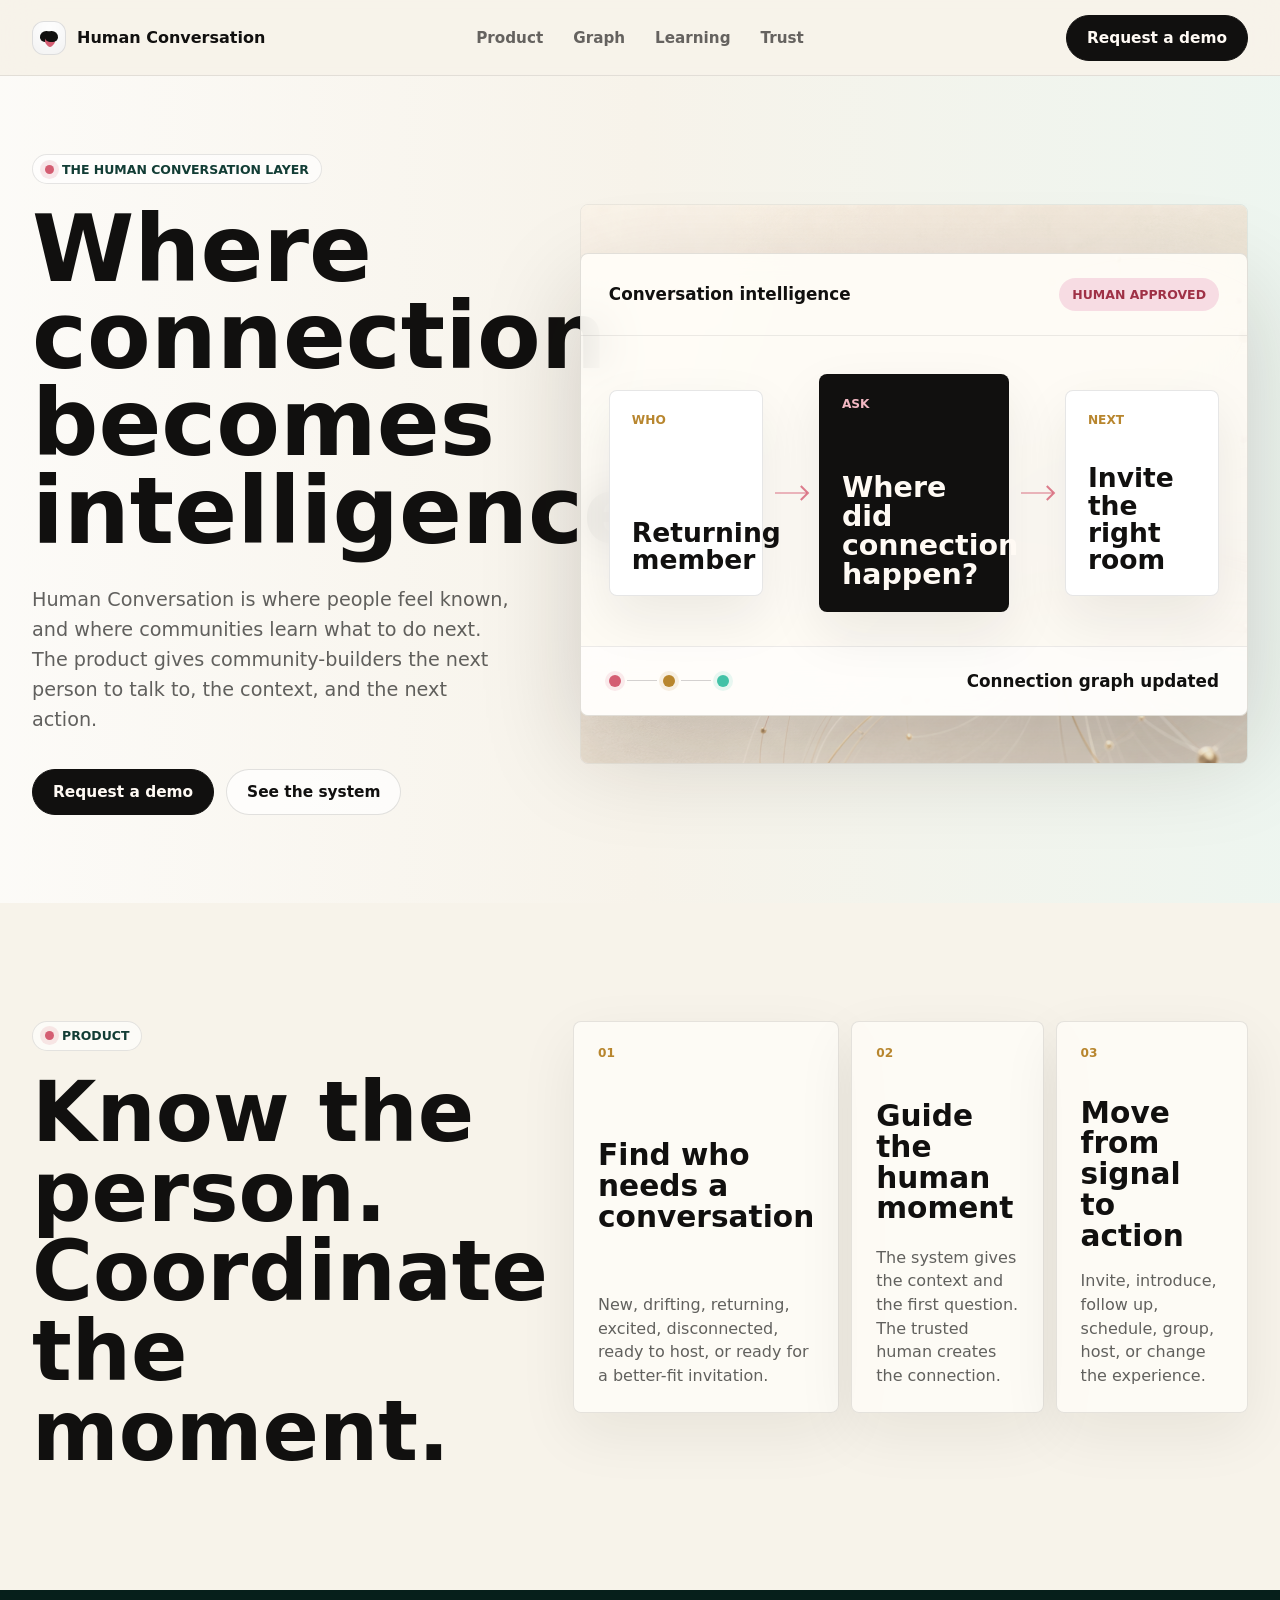
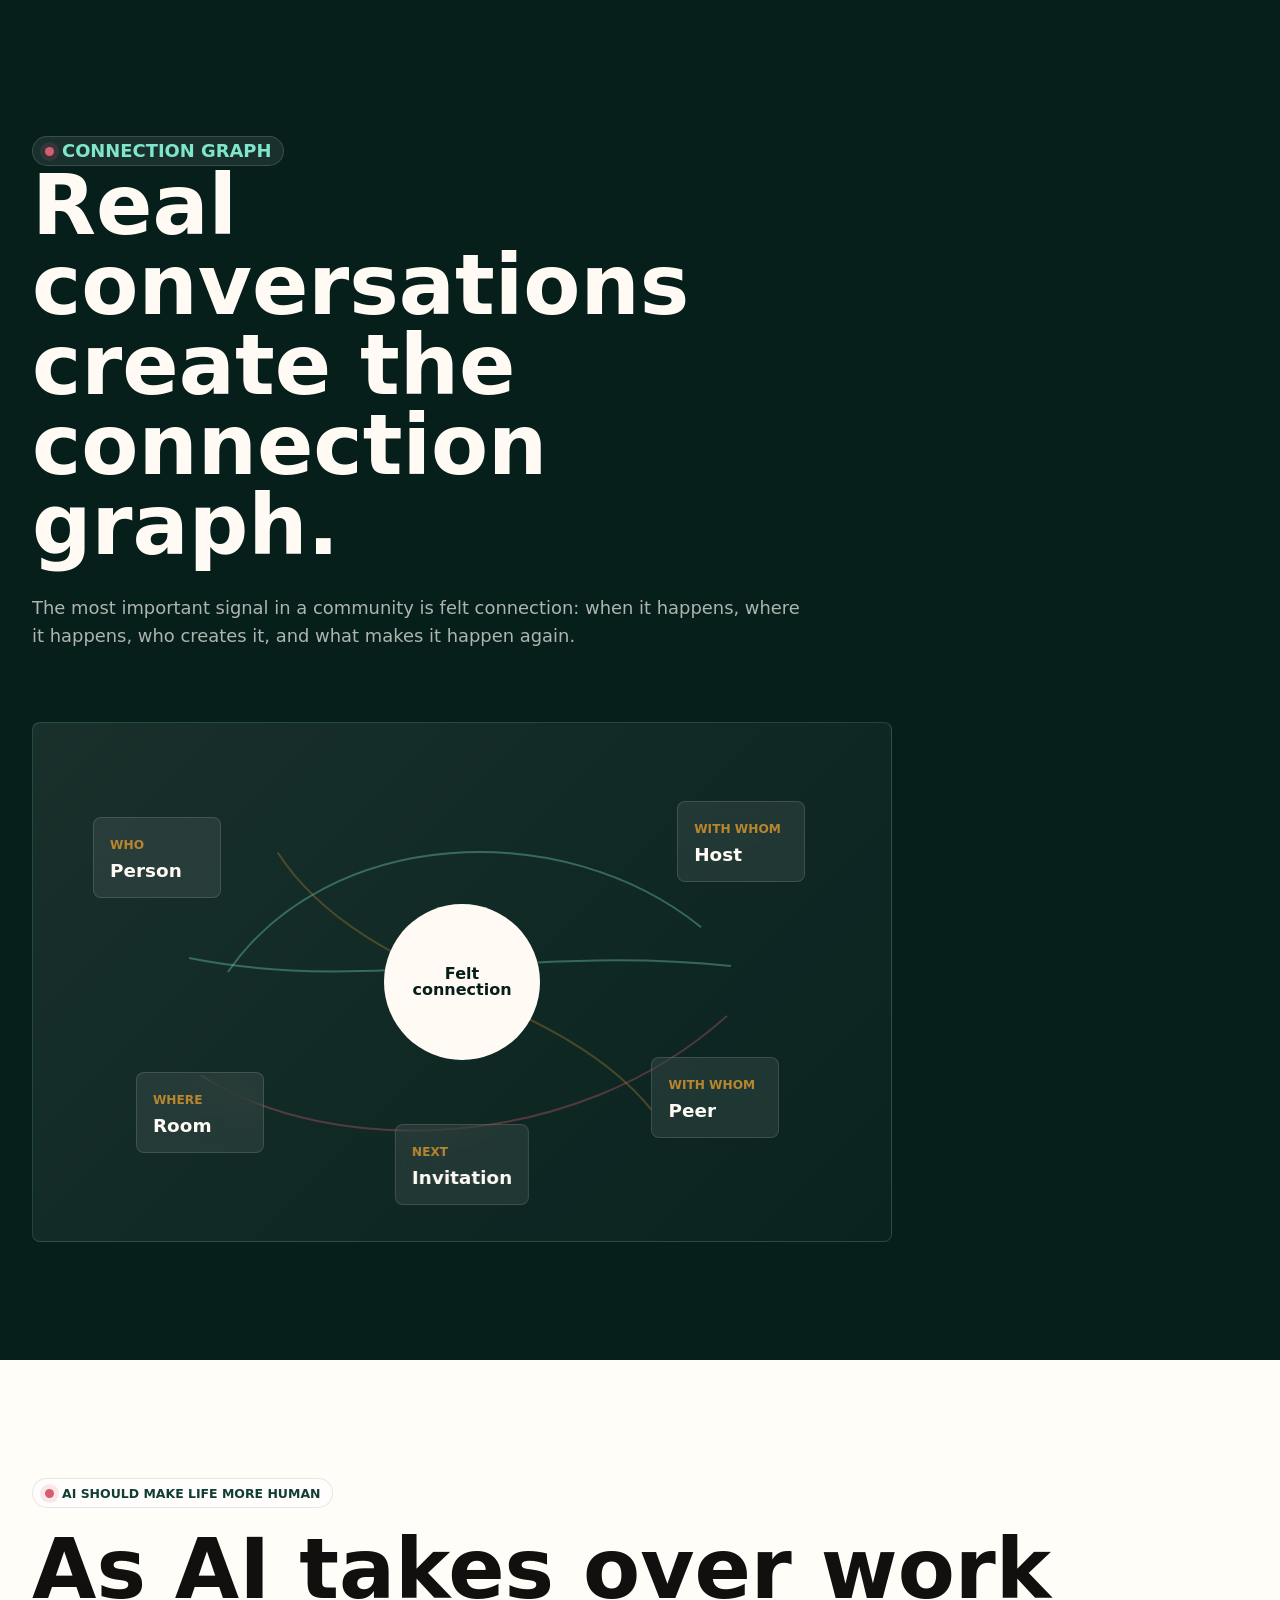
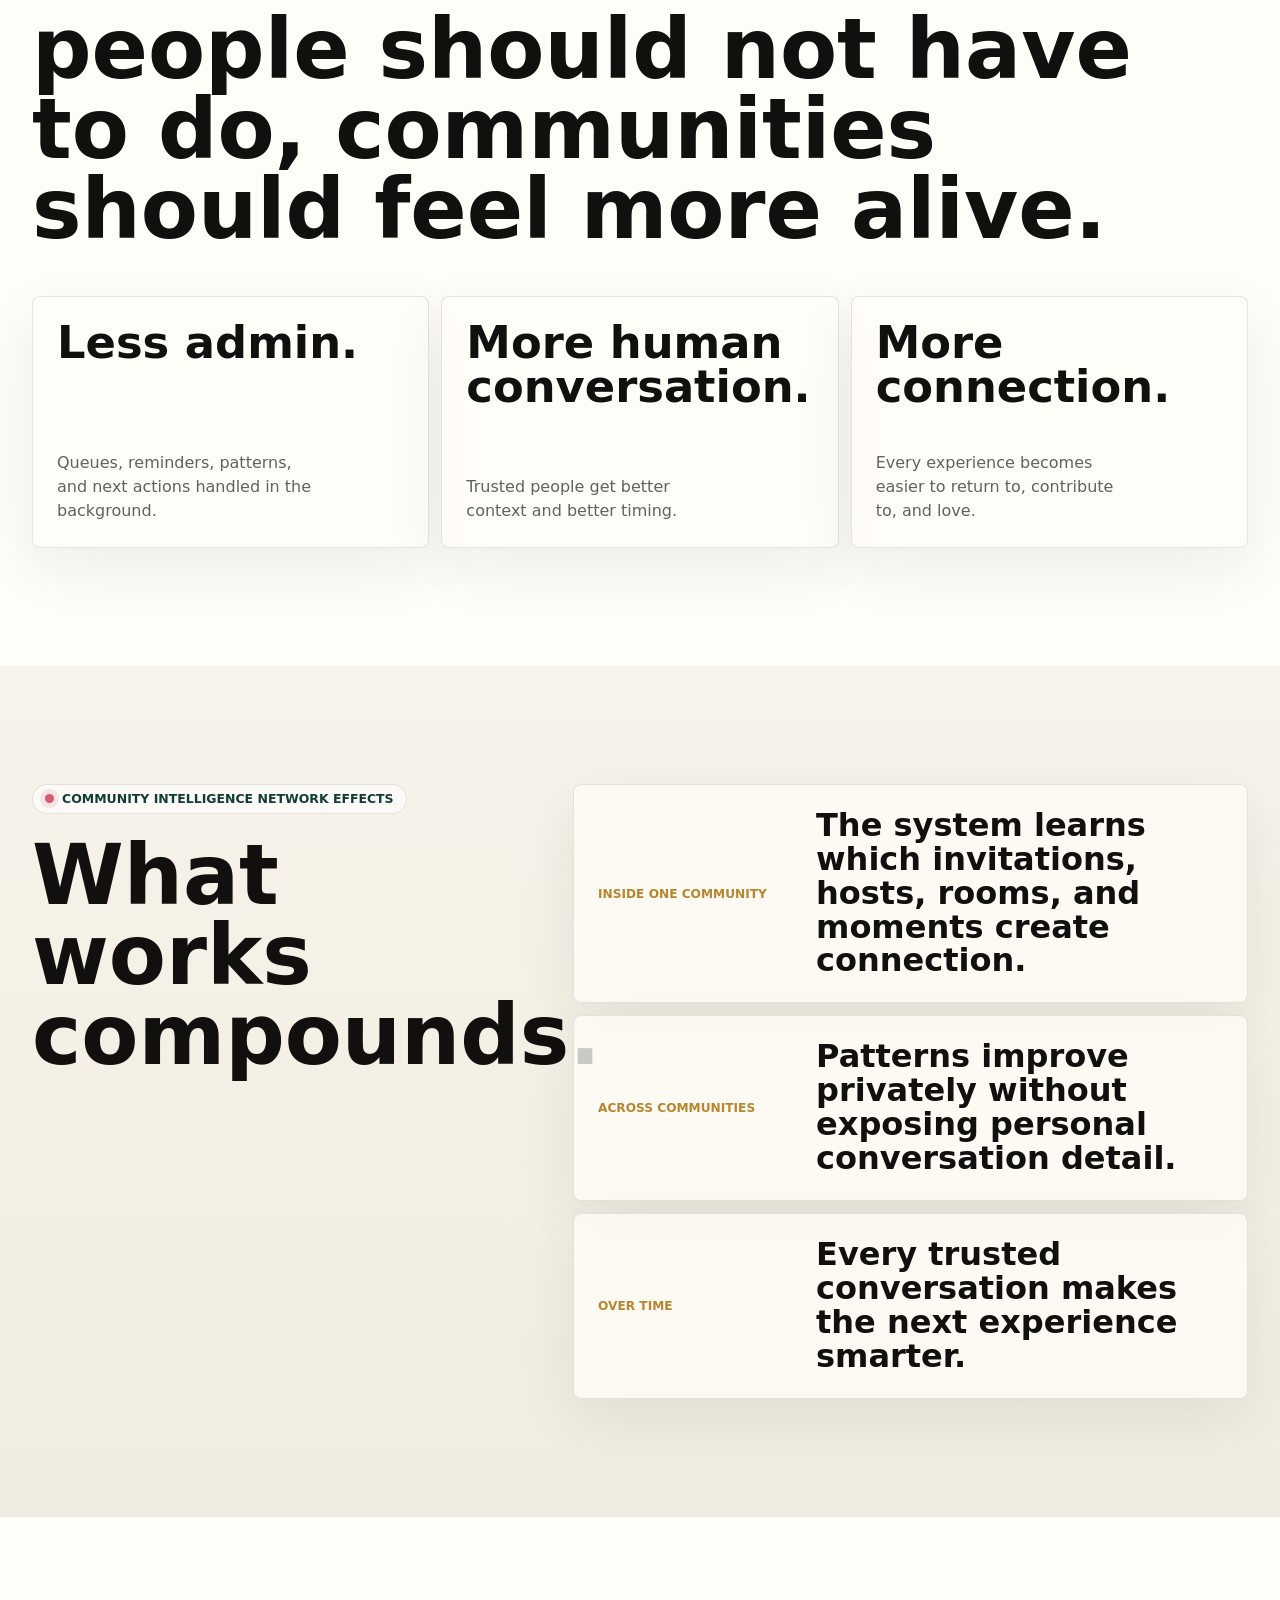
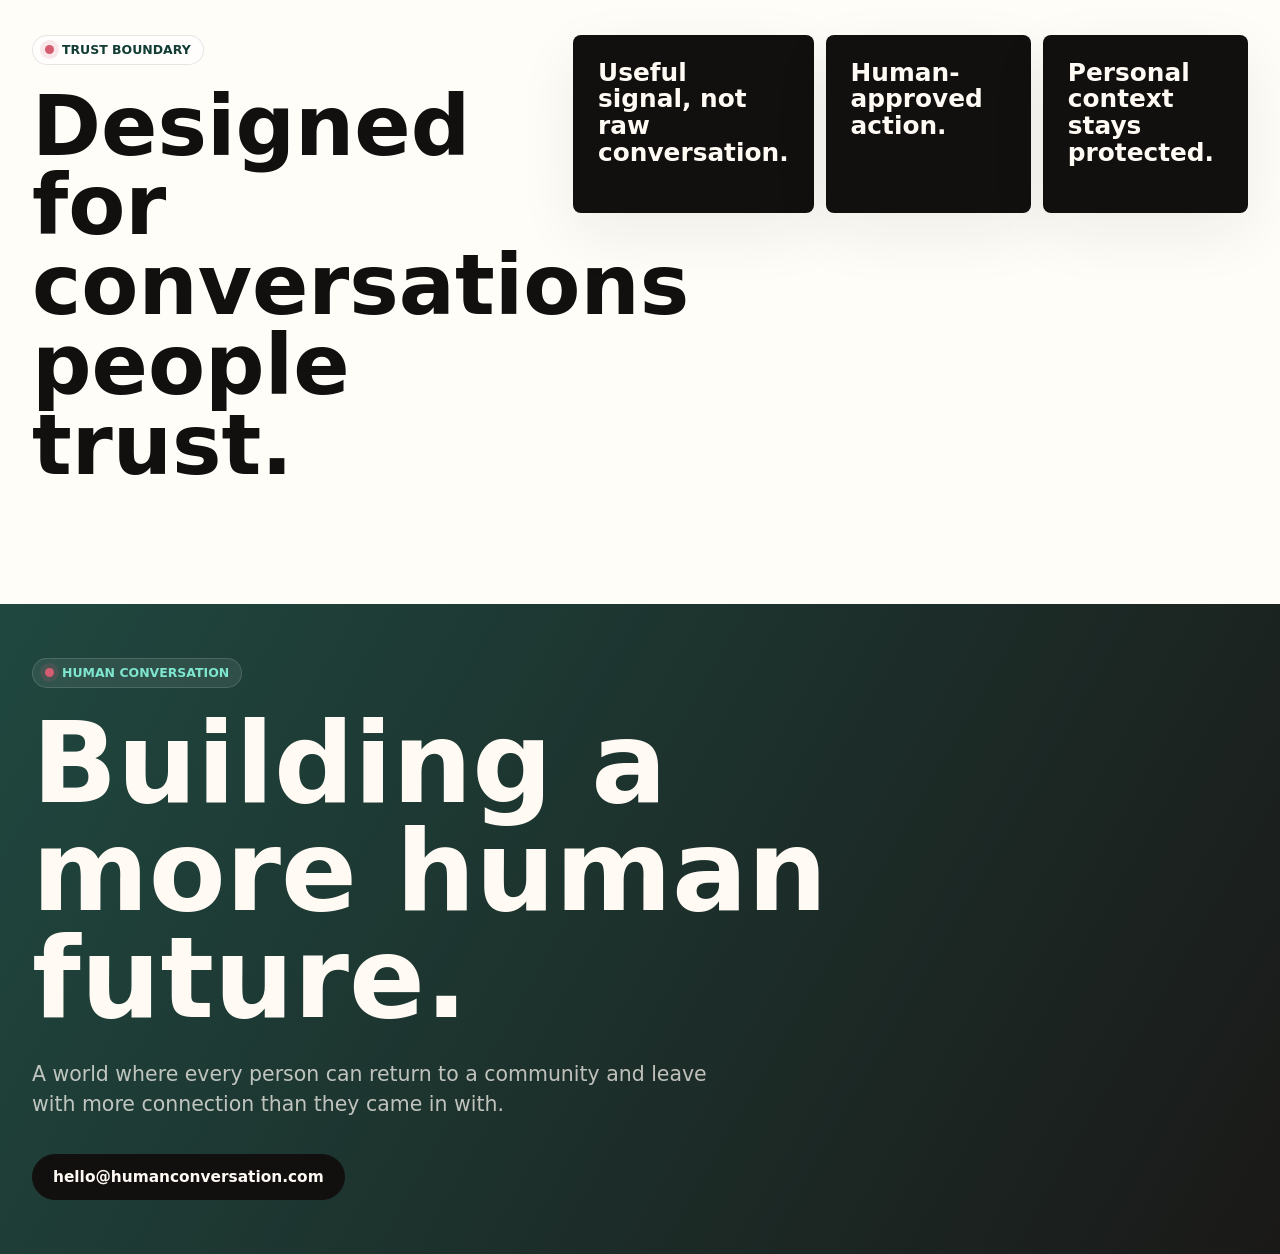
<file: index.html>
<!doctype html>
<html lang="en">
  <head>
    <meta charset="utf-8">
    <meta name="viewport" content="width=device-width, initial-scale=1">
    <title>Human Conversation | The Human Conversation Layer</title>
    <meta name="description" content="Human Conversation helps community-builders know who to talk to, what to ask, what was learned, and what should happen next.">
    <link rel="stylesheet" href="styles.css?v=complete-redo-v2">
  </head>
  <body class="hc-redo">
    <nav class="hc-nav" aria-label="Primary navigation">
      <a class="hc-brand" href="index.html" aria-label="Human Conversation home">
        <span class="hc-mark"><span></span></span>
        <span>Human Conversation</span>
      </a>
      <div class="hc-links">
        <a href="#product">Product</a>
        <a href="#graph">Graph</a>
        <a href="#learning">Learning</a>
        <a href="#trust">Trust</a>
      </div>
      <a class="hc-btn hc-btn-dark" href="mailto:hello@humanconversation.com?subject=Human%20Conversation%20demo">Request a demo</a>
    </nav>

    <main>
      <section class="hc-hero" id="top">
        <div class="hc-shell hc-hero-grid">
          <div class="hc-hero-copy">
            <p class="hc-kicker">The human conversation layer</p>
            <h1>Where connection becomes intelligence.</h1>
            <p class="hc-lede">
              Human Conversation is where people feel known, and where communities
              learn what to do next. The product gives community-builders the next
              person to talk to, the context, and the next action.
            </p>
            <div class="hc-actions">
              <a class="hc-btn hc-btn-dark" href="mailto:hello@humanconversation.com?subject=Human%20Conversation%20demo">Request a demo</a>
              <a class="hc-btn hc-btn-light" href="#product">See the system</a>
            </div>
          </div>

          <div class="hc-hero-visual" aria-label="Human Conversation product system">
            <img src="assets/human-conversation-timeless-interface.png" alt="" aria-hidden="true">
            <div class="hc-product-surface">
              <div class="hc-product-top">
                <span>Conversation intelligence</span>
                <b>Human approved</b>
              </div>
              <div class="hc-product-flow">
                <article>
                  <span>Who</span>
                  <b>Returning member</b>
                </article>
                <i aria-hidden="true"></i>
                <article class="hc-product-primary">
                  <span>Ask</span>
                  <b>Where did connection happen?</b>
                </article>
                <i aria-hidden="true"></i>
                <article>
                  <span>Next</span>
                  <b>Invite the right room</b>
                </article>
              </div>
              <div class="hc-product-footer">
                <div>
                  <span></span><i></i><span></span><i></i><span></span>
                </div>
                <b>Connection graph updated</b>
              </div>
            </div>
          </div>
        </div>
      </section>

      <section class="hc-section hc-product-section" id="product">
        <div class="hc-shell hc-section-grid">
          <div>
            <p class="hc-kicker">Product</p>
            <h2>Know the person. Coordinate the moment.</h2>
          </div>
          <div class="hc-step-grid">
            <article>
              <span>01</span>
              <b>Find who needs a conversation</b>
              <p>New, drifting, returning, excited, disconnected, ready to host, or ready for a better-fit invitation.</p>
            </article>
            <article>
              <span>02</span>
              <b>Guide the human moment</b>
              <p>The system gives the context and the first question. The trusted human creates the connection.</p>
            </article>
            <article>
              <span>03</span>
              <b>Move from signal to action</b>
              <p>Invite, introduce, follow up, schedule, group, host, or change the experience.</p>
            </article>
          </div>
        </div>
      </section>

      <section class="hc-section hc-graph-section" id="graph">
        <div class="hc-shell hc-graph-grid">
          <div class="hc-graph-copy">
            <p class="hc-kicker">Connection graph</p>
            <h2>Real conversations create the connection graph.</h2>
            <p>
              The most important signal in a community is felt connection:
              when it happens, where it happens, who creates it, and what makes it happen again.
            </p>
          </div>
          <div class="hc-graph-visual" aria-label="Connection graph visualization">
            <svg viewBox="0 0 760 520" role="img" aria-label="A connection graph showing person, host, peer, room, invitation, and felt connection">
              <path d="M145 250 C245 105 480 92 620 205" />
              <path d="M118 354 C250 438 493 432 646 294" />
              <path d="M195 130 C280 262 475 270 570 388" />
              <path d="M106 236 C285 272 445 222 650 244" />
            </svg>
            <div class="hc-graph-node hc-node-center">Felt<br>connection</div>
            <div class="hc-graph-node hc-node-person"><span>Who</span><b>Person</b></div>
            <div class="hc-graph-node hc-node-host"><span>With whom</span><b>Host</b></div>
            <div class="hc-graph-node hc-node-room"><span>Where</span><b>Room</b></div>
            <div class="hc-graph-node hc-node-peer"><span>With whom</span><b>Peer</b></div>
            <div class="hc-graph-node hc-node-next"><span>Next</span><b>Invitation</b></div>
          </div>
        </div>
      </section>

      <section class="hc-section hc-ai-section">
        <div class="hc-shell">
          <p class="hc-kicker">AI should make life more human</p>
          <h2>As AI takes over work people should not have to do, communities should feel more alive.</h2>
          <div class="hc-ai-grid">
            <article><b>Less admin.</b><span>Queues, reminders, patterns, and next actions handled in the background.</span></article>
            <article><b>More human conversation.</b><span>Trusted people get better context and better timing.</span></article>
            <article><b>More connection.</b><span>Every experience becomes easier to return to, contribute to, and love.</span></article>
          </div>
        </div>
      </section>

      <section class="hc-section hc-learning-section" id="learning">
        <div class="hc-shell hc-learning-grid">
          <div>
            <p class="hc-kicker">Community intelligence network effects</p>
            <h2>What works compounds.</h2>
          </div>
          <div class="hc-learning-stack">
            <article>
              <span>Inside one community</span>
              <b>The system learns which invitations, hosts, rooms, and moments create connection.</b>
            </article>
            <article>
              <span>Across communities</span>
              <b>Patterns improve privately without exposing personal conversation detail.</b>
            </article>
            <article>
              <span>Over time</span>
              <b>Every trusted conversation makes the next experience smarter.</b>
            </article>
          </div>
        </div>
      </section>

      <section class="hc-section hc-trust-section" id="trust">
        <div class="hc-shell hc-trust-grid">
          <div>
            <p class="hc-kicker">Trust boundary</p>
            <h2>Designed for conversations people trust.</h2>
          </div>
          <div class="hc-trust-list">
            <article><b>Useful signal, not raw conversation.</b></article>
            <article><b>Human-approved action.</b></article>
            <article><b>Personal context stays protected.</b></article>
          </div>
        </div>
      </section>

      <section class="hc-close">
        <div class="hc-shell">
          <p class="hc-kicker">Human Conversation</p>
          <h2>Building a more human future.</h2>
          <p>
            A world where every person can return to a community and leave
            with more connection than they came in with.
          </p>
          <a class="hc-btn hc-btn-dark" href="mailto:hello@humanconversation.com?subject=Human%20Conversation%20demo">hello@humanconversation.com</a>
        </div>
      </section>
    </main>
  </body>
</html>
</file>
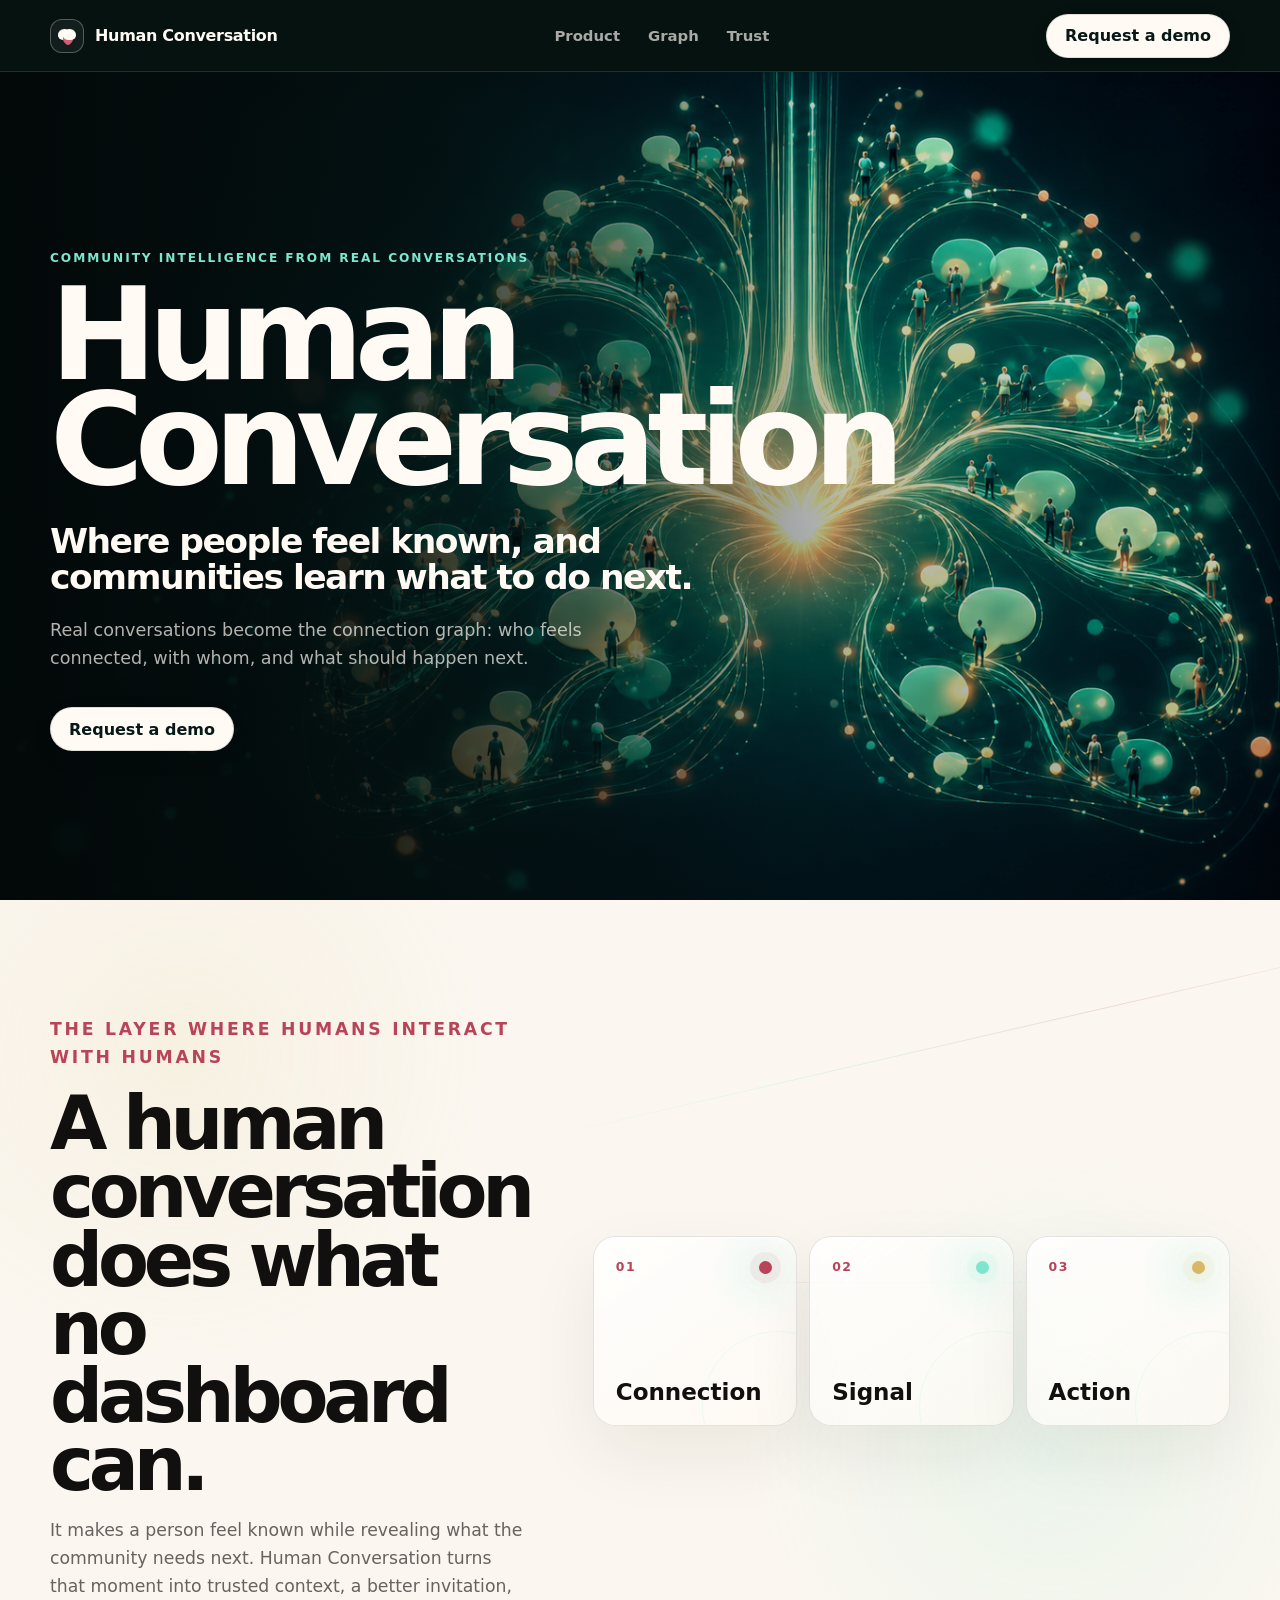
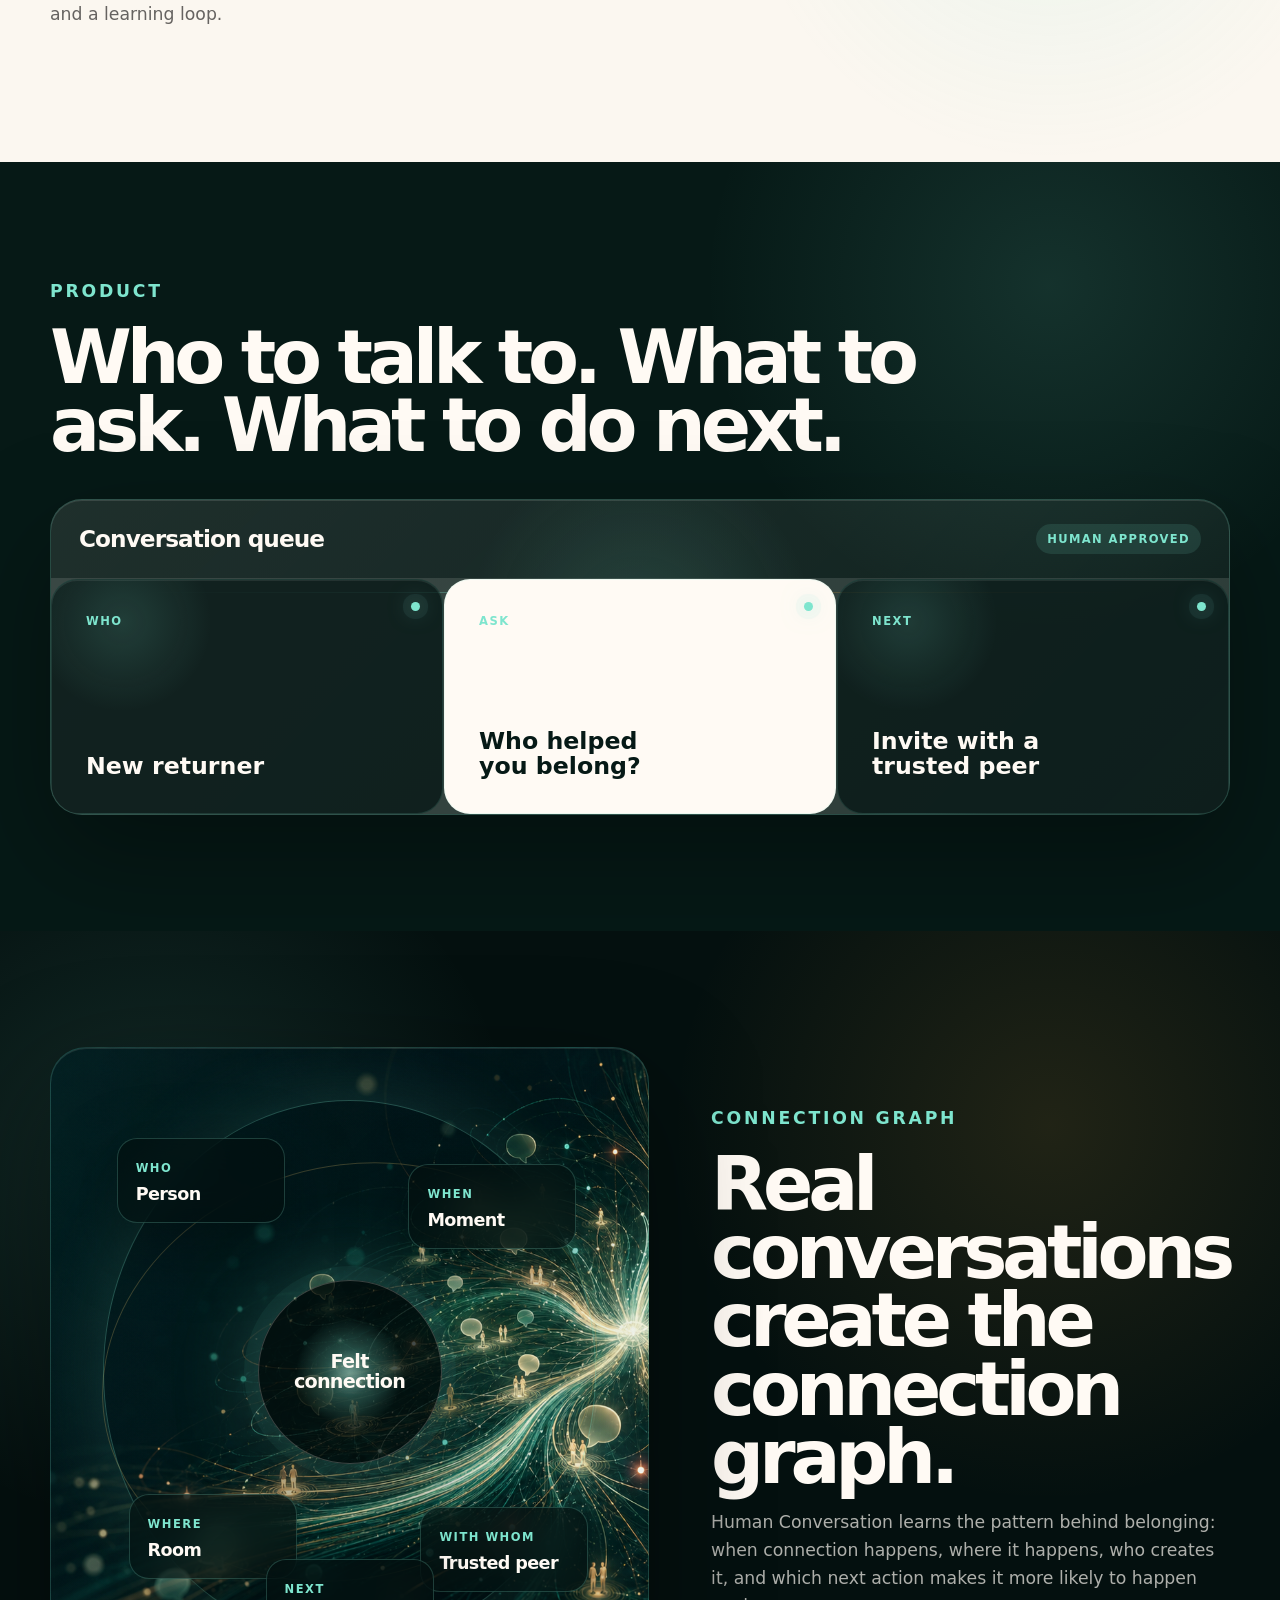
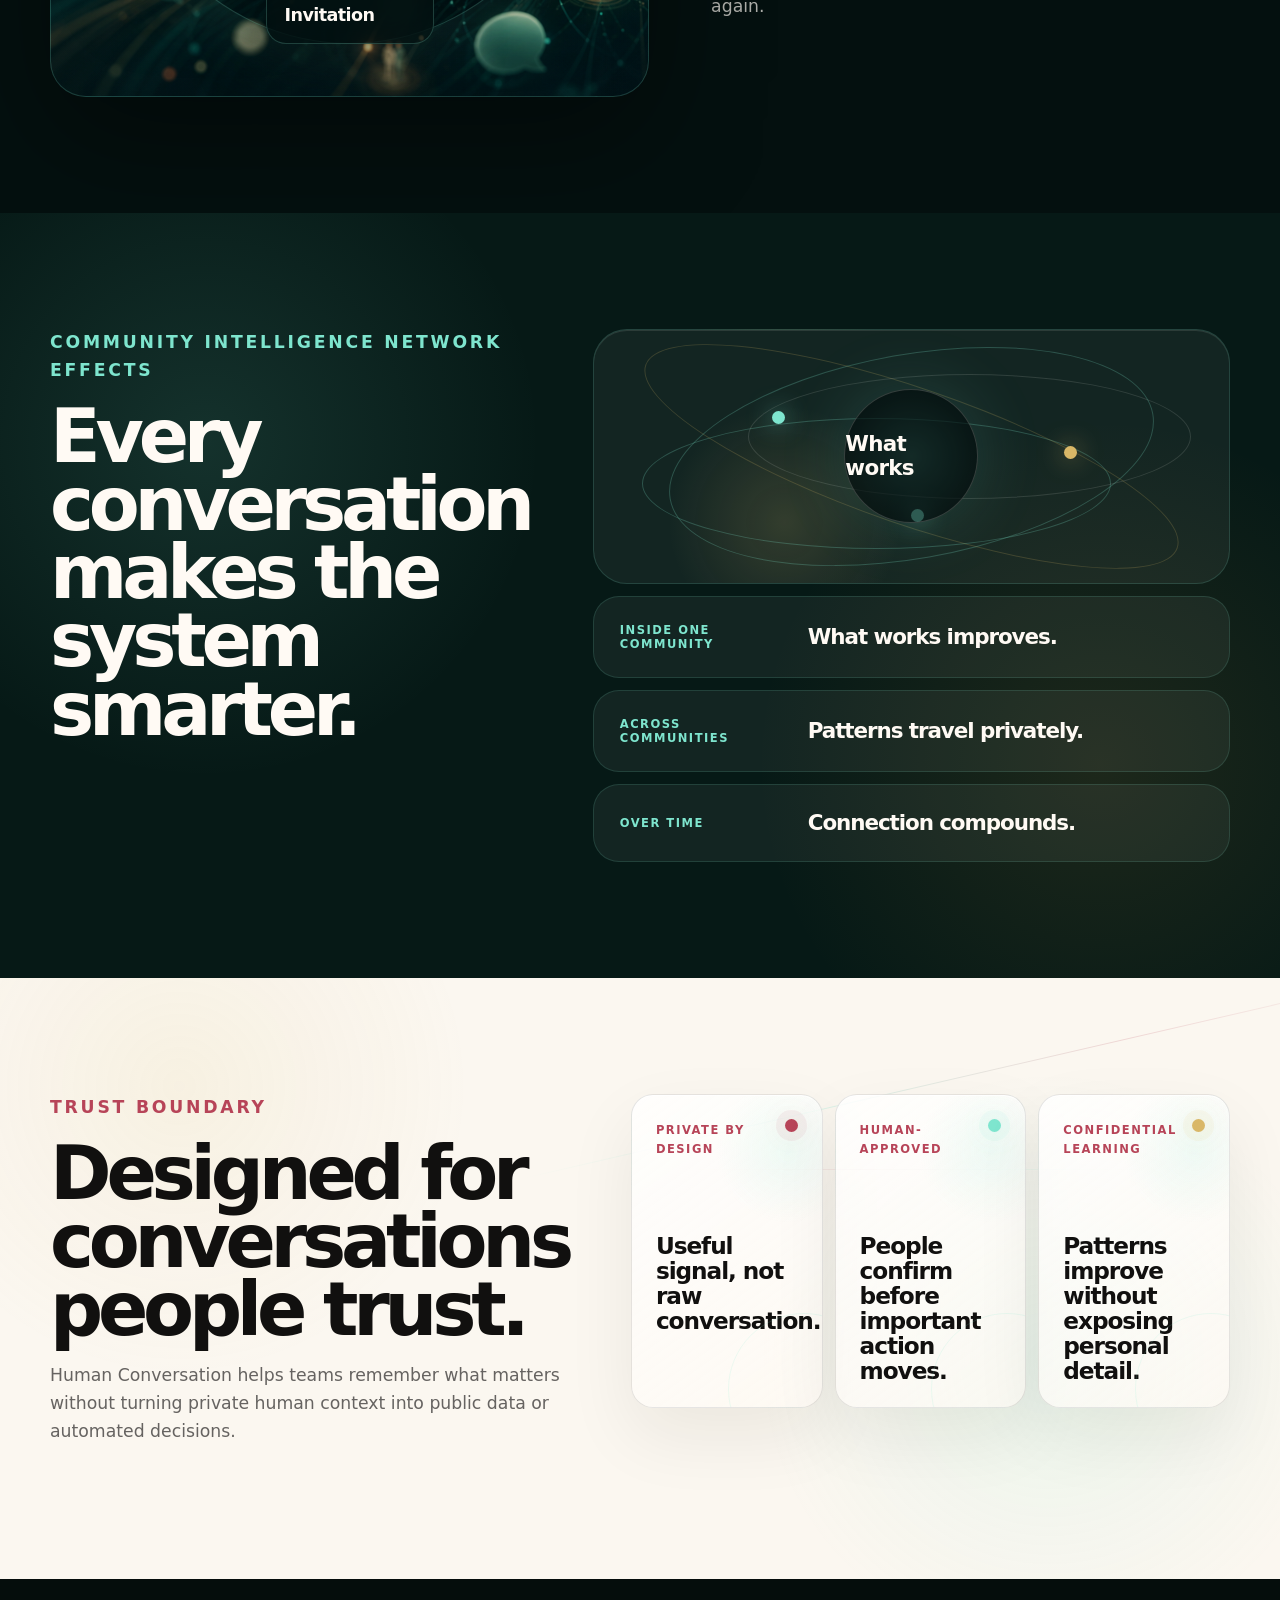
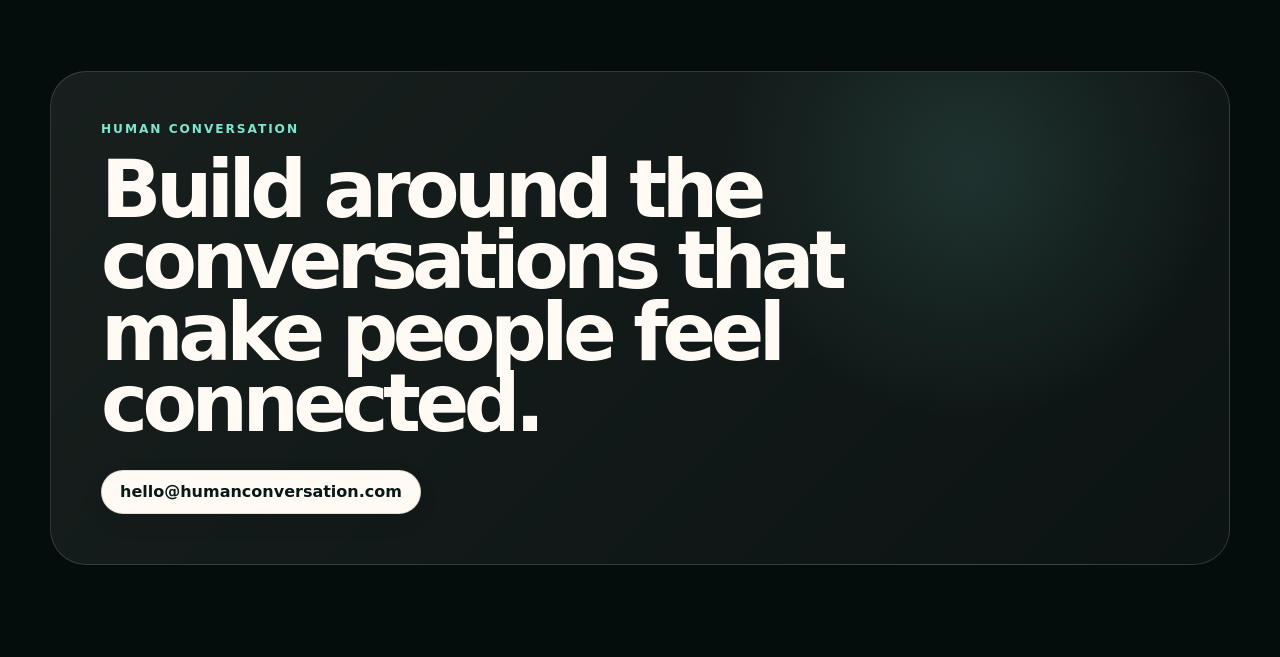
<file: breathing-system.html>
<!doctype html>
<html lang="en">
  <head>
    <meta charset="utf-8">
    <meta name="viewport" content="width=device-width, initial-scale=1">
    <title>Human Conversation | Living Connection System</title>
    <meta name="description" content="Human Conversation gives community builders the next person to talk to, the context, and the next action.">
    <link rel="stylesheet" href="styles.css?v=series-b-polish-v11">
    <script>
      if (new URLSearchParams(window.location.search).get("review") === "1") {
        document.documentElement.classList.add("review-mode");
      }
    </script>
  </head>
  <body class="breathing-page">
    <nav class="nav breathing-nav">
      <a class="brand" href="breathing-system.html" aria-label="Human Conversation">
        <span class="mark"><span></span></span>
        Human Conversation
      </a>
      <div class="nav-links">
        <a href="#product">Product</a>
        <a href="#graph">Graph</a>
        <a href="#trust">Trust</a>
      </div>
      <div class="nav-actions">
        <div class="site-switcher compact dark-switcher" aria-label="Website options">
          <a href="platform.html?review=1">Site A</a>
          <a href="human-layer.html?review=1">Site B</a>
          <a href="cinematic.html?review=1">Site C</a>
          <a href="learning-system.html?review=1">Site D</a>
          <a class="active" href="breathing-system.html?review=1">Site E</a>
          <a href="product-system.html?review=1">Site F</a>
        </div>
        <a class="btn" href="mailto:hello@humanconversation.com?subject=Human%20Conversation%20demo">Request a demo</a>
      </div>
    </nav>

    <main>
      <section class="breathing-hero" id="top">
        <img
          class="breathing-hero-art"
          src="assets/human-conversation-living-network-hero.png?v=series-b-polish-v1"
          alt="Living network of human conversations becoming community intelligence"
          fetchpriority="high"
          decoding="async"
        >
        <div class="breathing-hero-overlay"></div>
        <div class="wrap breathing-hero-grid">
          <div class="breathing-hero-copy">
            <p class="breathing-kicker">Community intelligence from real conversations</p>
            <h1>Human Conversation</h1>
            <p class="breathing-claim">
              Where people feel known, and communities learn what to do next.
            </p>
            <p class="breathing-subhead">
              Real conversations become the connection graph: who feels connected,
              with whom, and what should happen next.
            </p>
            <div class="hero-actions">
              <a class="btn" href="mailto:hello@humanconversation.com?subject=Human%20Conversation%20demo">Request a demo</a>
            </div>
          </div>
        </div>
      </section>

      <section class="breathing-section breathing-layer" id="layer">
        <div class="wrap breathing-split">
          <div>
            <p class="breathing-kicker">The layer where humans interact with humans</p>
            <h2>A human conversation does what no dashboard can.</h2>
            <p>
              It makes a person feel known while revealing what the community needs next.
              Human Conversation turns that moment into trusted context, a better invitation,
              and a learning loop.
            </p>
          </div>
          <div class="breathing-three">
            <article>
              <span>01</span>
              <b>Connection</b>
            </article>
            <article>
              <span>02</span>
              <b>Signal</b>
            </article>
            <article>
              <span>03</span>
              <b>Action</b>
            </article>
          </div>
        </div>
      </section>

      <section class="breathing-section breathing-product" id="product">
        <div class="wrap">
          <div class="breathing-section-head">
            <p class="breathing-kicker">Product</p>
            <h2>Who to talk to. What to ask. What to do next.</h2>
          </div>
          <div class="breathing-console simple-breathing-console" aria-label="Human Conversation product system">
            <div class="breathing-console-top">
              <b>Conversation queue</b>
              <em>Human approved</em>
            </div>
            <div class="breathing-flow simple-breathing-flow">
              <article>
                <span>Who</span>
                <b>New returner</b>
              </article>
              <article>
                <span>Ask</span>
                <b>Who helped you belong?</b>
              </article>
              <article>
                <span>Next</span>
                <b>Invite with a trusted peer</b>
              </article>
            </div>
          </div>
        </div>
      </section>

      <section class="breathing-section breathing-graph-section" id="graph">
        <div class="wrap breathing-split reversed">
          <div class="breathing-graph" aria-label="Connection graph visualization">
            <div class="graph-center">Felt<br>connection</div>
            <div class="graph-pill pill-a"><span>Who</span><b>Person</b></div>
            <div class="graph-pill pill-b"><span>When</span><b>Moment</b></div>
            <div class="graph-pill pill-c"><span>Where</span><b>Room</b></div>
            <div class="graph-pill pill-d"><span>With whom</span><b>Trusted peer</b></div>
            <div class="graph-pill pill-e"><span>Next</span><b>Invitation</b></div>
          </div>
          <div>
            <p class="breathing-kicker">Connection graph</p>
            <h2>Real conversations create the connection graph.</h2>
            <p>
              Human Conversation learns the pattern behind belonging: when connection happens,
              where it happens, who creates it, and which next action makes it more likely to happen again.
            </p>
          </div>
        </div>
      </section>

      <section class="breathing-section breathing-learning" id="learning">
        <div class="wrap breathing-learning-grid">
          <div>
            <p class="breathing-kicker">Community intelligence network effects</p>
            <h2>Every conversation makes the system smarter.</h2>
          </div>
          <div class="learning-stack">
            <div class="learning-network-visual" aria-label="Community intelligence learning loop">
              <span class="learning-orbit orbit-one"></span>
              <span class="learning-orbit orbit-two"></span>
              <span class="learning-node node-one"></span>
              <span class="learning-node node-two"></span>
              <span class="learning-node node-three"></span>
              <b>What works</b>
            </div>
            <article>
              <span>Inside one community</span>
              <b>What works improves.</b>
            </article>
            <article>
              <span>Across communities</span>
              <b>Patterns travel privately.</b>
            </article>
            <article>
              <span>Over time</span>
              <b>Connection compounds.</b>
            </article>
          </div>
        </div>
      </section>

      <section class="breathing-section breathing-trust" id="trust">
        <div class="wrap breathing-trust-grid">
          <div>
            <p class="breathing-kicker">Trust boundary</p>
            <h2>Designed for conversations people trust.</h2>
            <p>
              Human Conversation helps teams remember what matters without turning private
              human context into public data or automated decisions.
            </p>
          </div>
          <div class="trust-boundary">
            <article>
              <span>Private by design</span>
              <b>Useful signal, not raw conversation.</b>
            </article>
            <article>
              <span>Human-approved</span>
              <b>People confirm before important action moves.</b>
            </article>
            <article>
              <span>Confidential learning</span>
              <b>Patterns improve without exposing personal detail.</b>
            </article>
          </div>
        </div>
      </section>

      <section class="breathing-close">
        <div class="wrap breathing-close-box">
          <p class="breathing-kicker">Human Conversation</p>
          <h2>Build around the conversations that make people feel connected.</h2>
          <a class="btn" href="mailto:hello@humanconversation.com?subject=Human%20Conversation%20demo">hello@humanconversation.com</a>
        </div>
      </section>
    </main>
  </body>
</html>
</file>
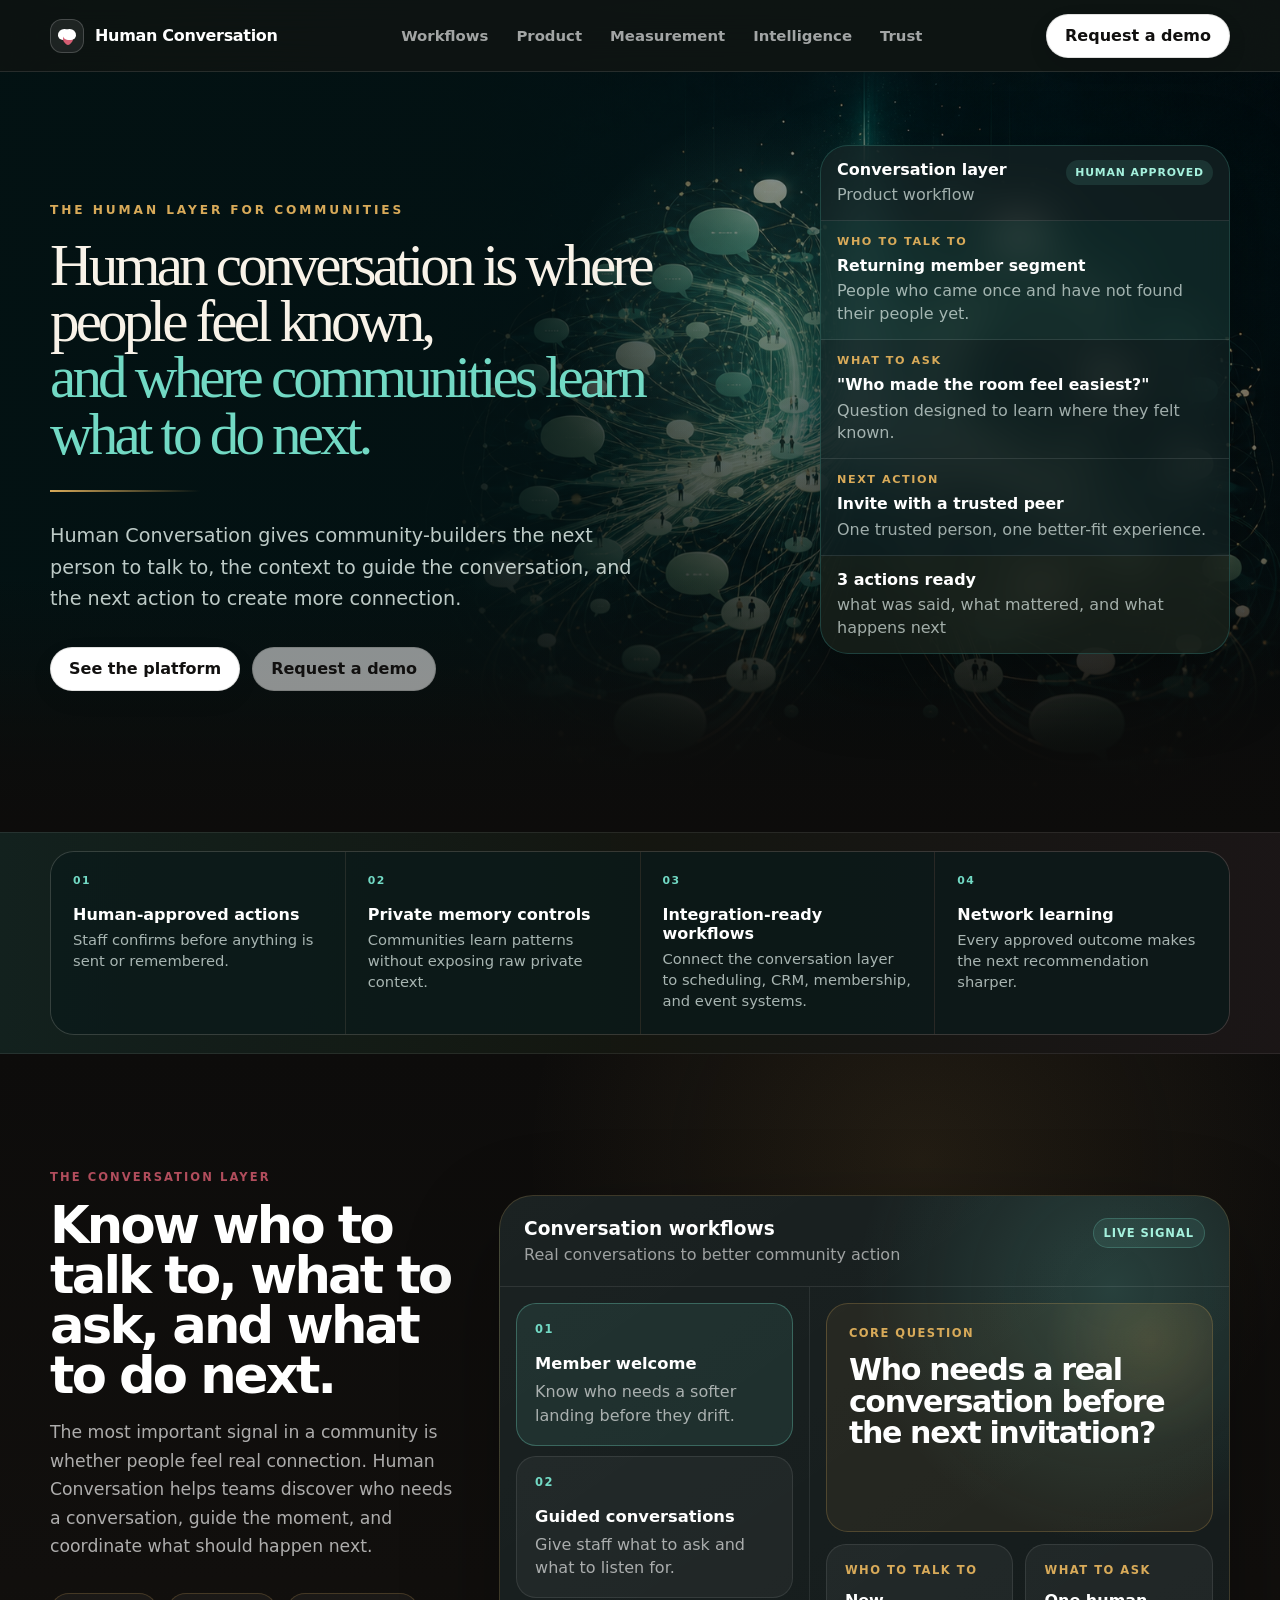
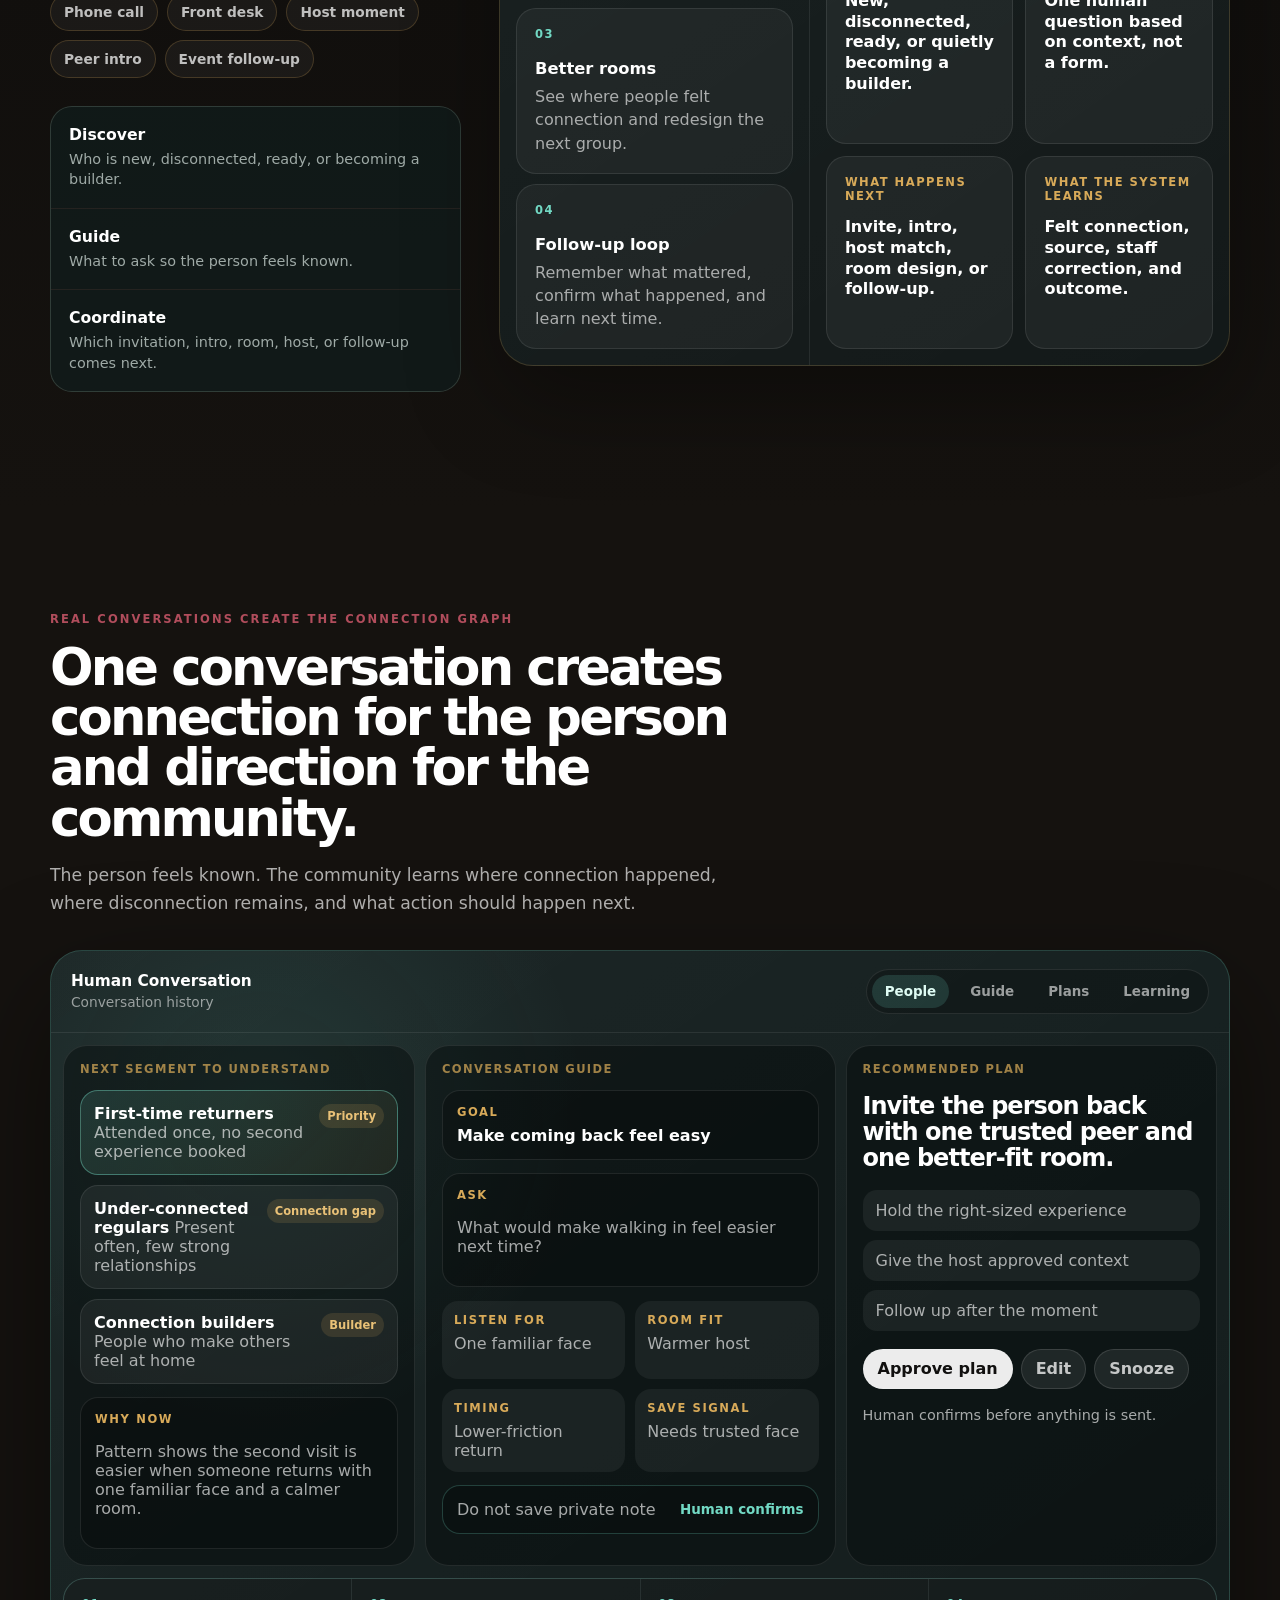
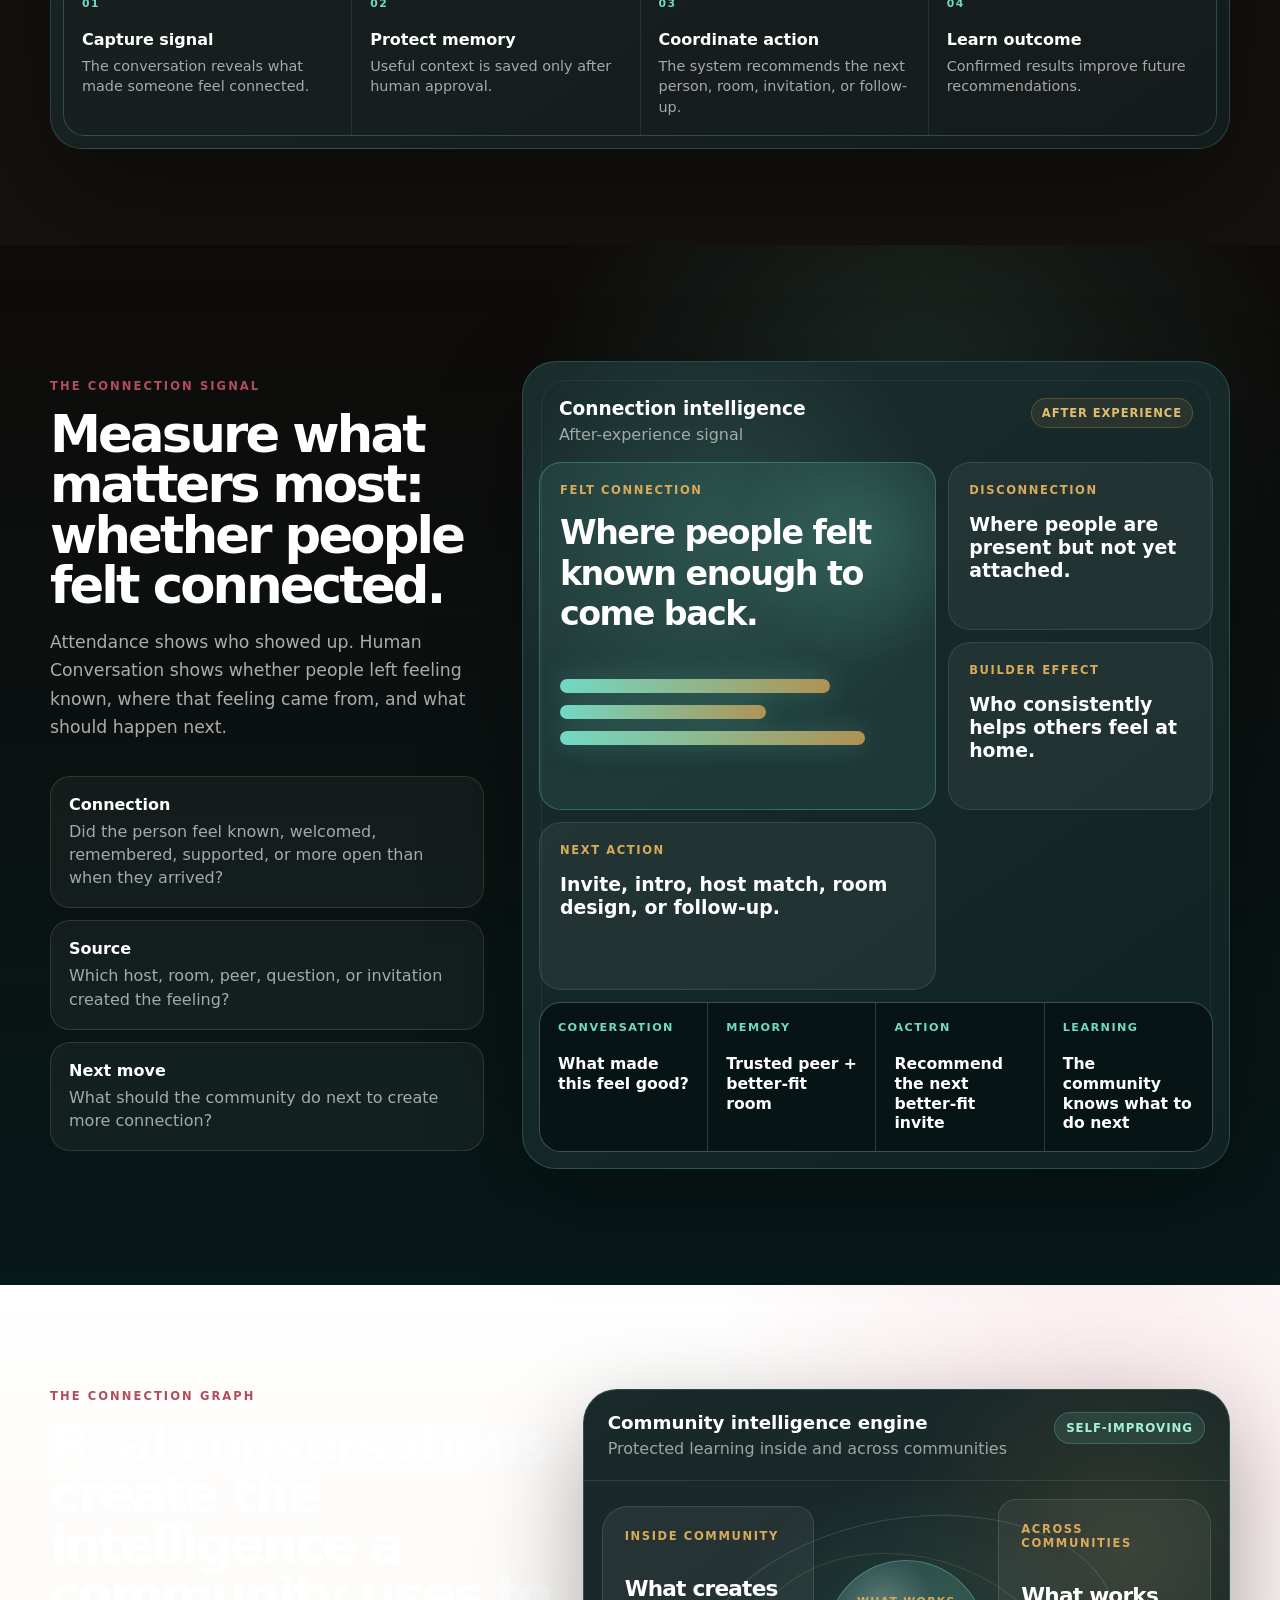
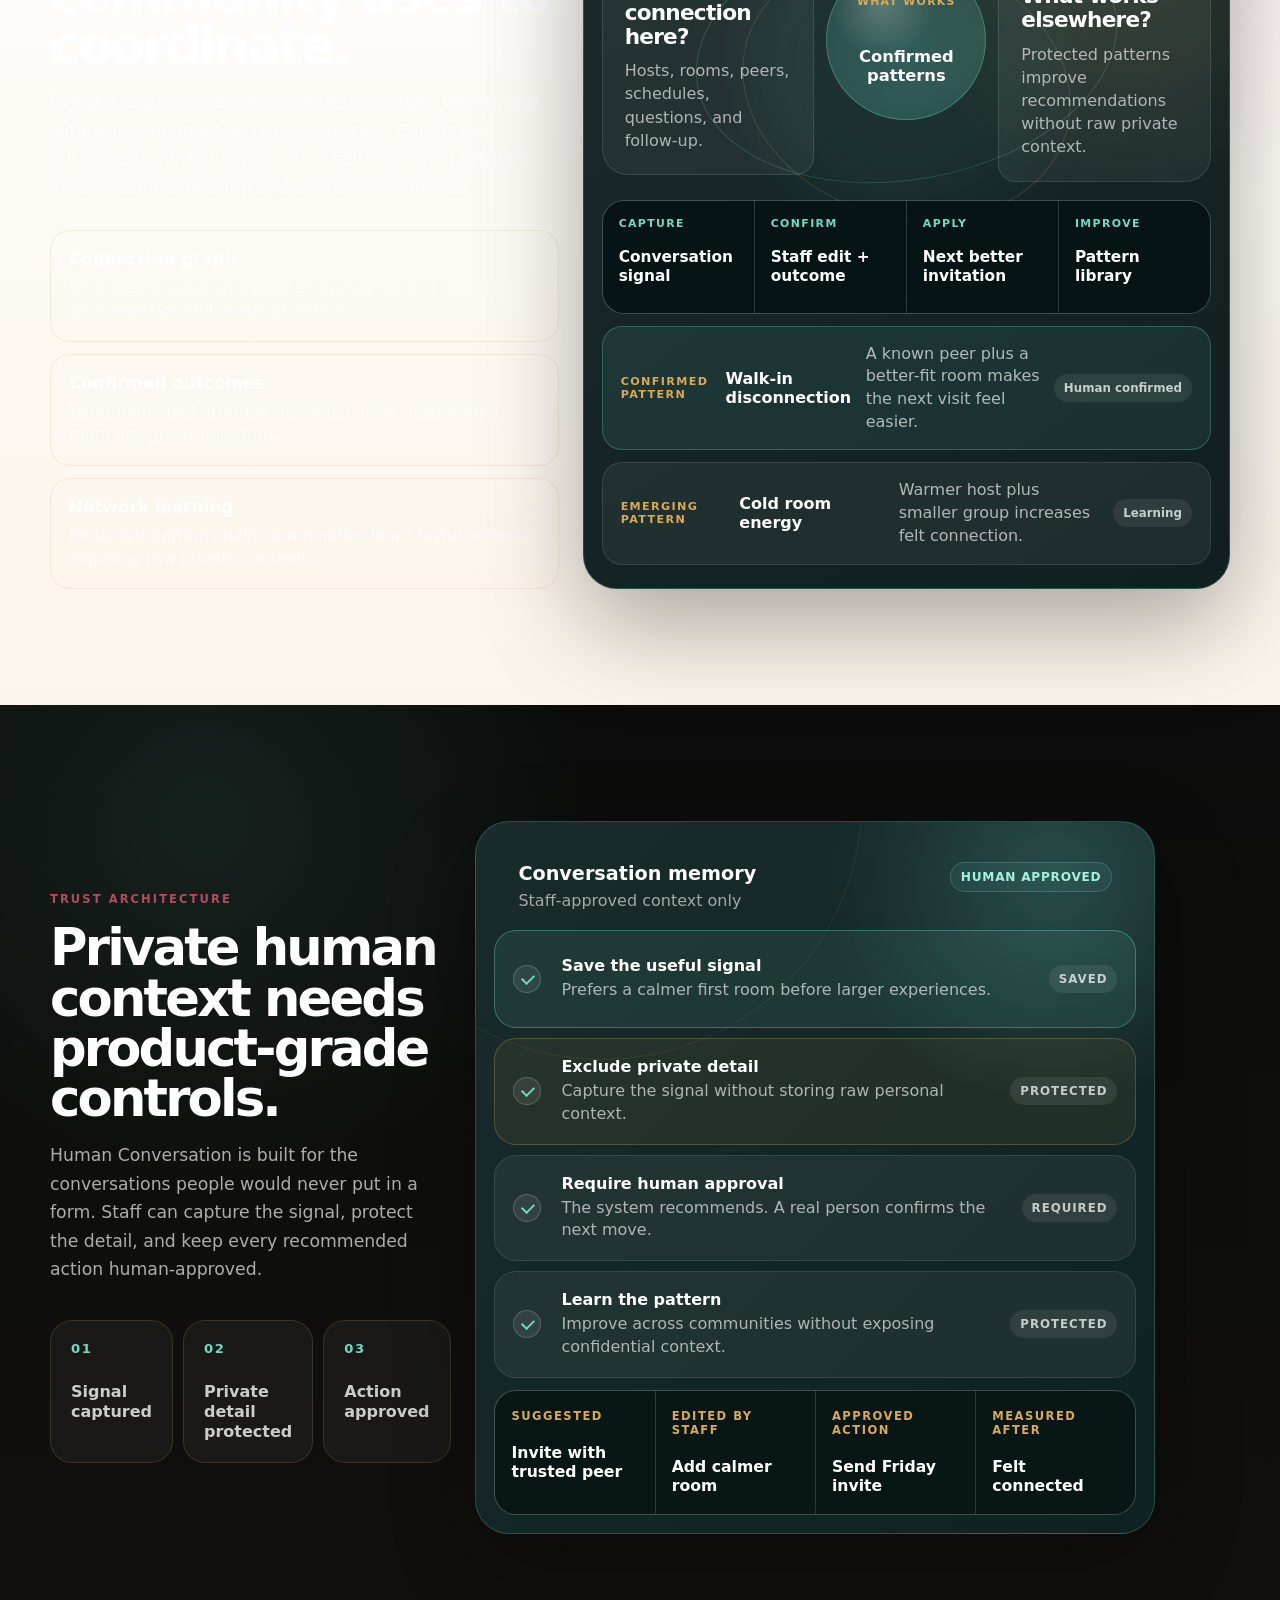
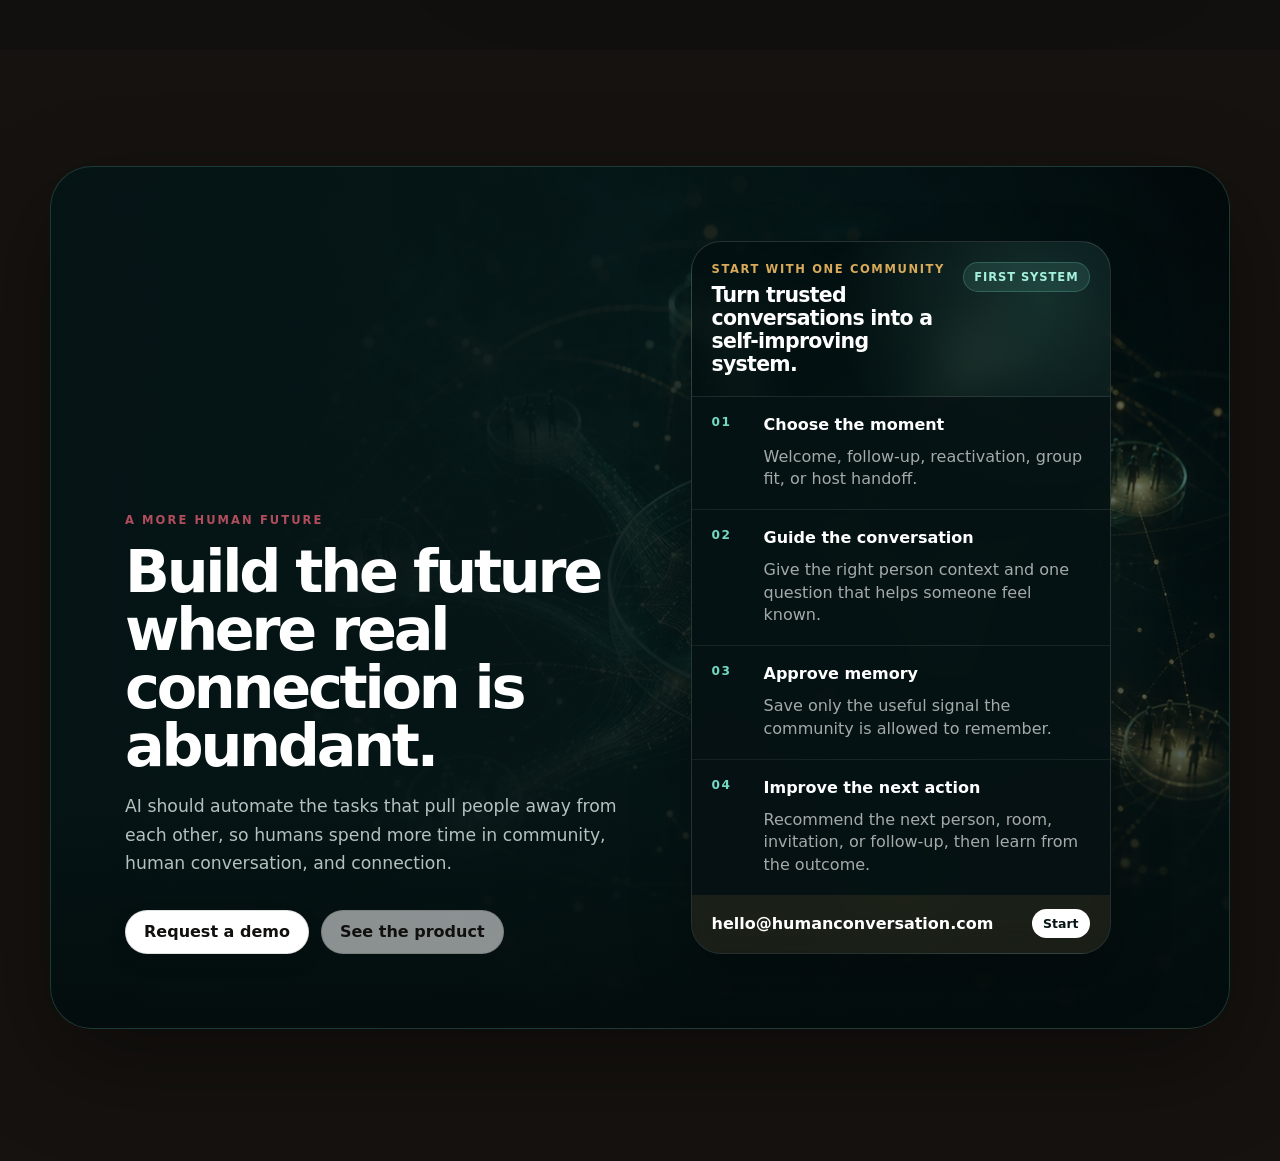
<file: cinematic.html>
<!doctype html>
<html lang="en">
  <head>
    <meta charset="utf-8">
    <meta name="viewport" content="width=device-width, initial-scale=1">
    <title>Human Conversation | Cinematic Connection Intelligence</title>
    <meta name="description" content="Human Conversation turns real conversations into felt connection, a living connection graph, and community intelligence for the next right action.">
    <link rel="stylesheet" href="styles.css?v=series-b-polish-v6">
    <script>
      if (new URLSearchParams(window.location.search).get("review") === "1") {
        document.documentElement.classList.add("review-mode");
      }
    </script>
  </head>
  <body class="cinematic-page">
    <nav class="nav cinema-nav">
      <a class="brand" href="cinematic.html" aria-label="Human Conversation">
        <span class="mark"><span></span></span>
        Human Conversation
      </a>
      <div class="nav-links">
        <a href="#workflows">Workflows</a>
        <a href="#product">Product</a>
        <a href="#measurement">Measurement</a>
        <a href="#compounding">Intelligence</a>
        <a href="#trust">Trust</a>
      </div>
      <div class="nav-actions">
        <div class="site-switcher compact dark-switcher" aria-label="Website options">
          <a href="platform.html?review=1">Site A</a>
          <a href="human-layer.html?review=1">Site B</a>
          <a class="active" href="cinematic.html?review=1">Site C</a>
          <a href="learning-system.html?review=1">Site D</a>
          <a href="breathing-system.html?review=1">Site E</a>
          <a href="product-system.html?review=1">Site F</a>
        </div>
        <a class="btn" href="mailto:hello@humanconversation.com?subject=Human%20Conversation%20demo">Request a demo</a>
      </div>
    </nav>

    <main>
      <section class="cinema-hero cinema-hero-breathing">
        <div class="wrap">
          <div class="cinema-copy">
            <p class="cinema-kicker">The human layer for communities</p>
            <h1 class="cinema-headline">
              Human conversation is where people feel known,
              <span>and where communities learn what to do next.</span>
            </h1>
            <div class="gold-rule"></div>
            <p class="cinema-subhead">
              Human Conversation gives community-builders the next person to talk to,
              the context to guide the conversation, and the next action to create more connection.
            </p>
            <div class="hero-actions">
              <a class="btn" href="#product">See the platform</a>
              <a class="btn ghost" href="mailto:hello@humanconversation.com?subject=Human%20Conversation%20demo">Request a demo</a>
            </div>
          </div>
        </div>
        <div class="cinema-rail hero-console" aria-label="Human Conversation product preview">
          <div class="hero-console-top">
            <div>
              <b>Conversation layer</b>
              <span>Product workflow</span>
            </div>
            <em>Human approved</em>
          </div>
          <div class="hero-console-row active">
            <span>Who to talk to</span>
            <strong>Returning member segment</strong>
            <p>People who came once and have not found their people yet.</p>
          </div>
          <div class="hero-console-row">
            <span>What to ask</span>
            <strong>"Who made the room feel easiest?"</strong>
            <p>Question designed to learn where they felt known.</p>
          </div>
          <div class="hero-console-row">
            <span>Next action</span>
            <strong>Invite with a trusted peer</strong>
            <p>One trusted person, one better-fit experience.</p>
          </div>
          <div class="hero-console-footer">
            <b>3 actions ready</b>
            <span>what was said, what mattered, and what happens next</span>
          </div>
        </div>
      </section>

      <section class="cinema-proof-strip" aria-label="Human Conversation platform proof points">
        <div class="wrap proof-strip-grid">
          <div>
            <span>01</span>
            <b>Human-approved actions</b>
            <p>Staff confirms before anything is sent or remembered.</p>
          </div>
          <div>
            <span>02</span>
            <b>Private memory controls</b>
            <p>Communities learn patterns without exposing raw private context.</p>
          </div>
          <div>
            <span>03</span>
            <b>Integration-ready workflows</b>
            <p>Connect the conversation layer to scheduling, CRM, membership, and event systems.</p>
          </div>
          <div>
            <span>04</span>
            <b>Network learning</b>
            <p>Every approved outcome makes the next recommendation sharper.</p>
          </div>
        </div>
      </section>

      <section class="cinema-section workflows-section" id="workflows">
        <div class="wrap workflow-grid">
          <div class="workflow-copy">
            <p class="eyebrow">The conversation layer</p>
            <h2 class="section-title">Know who to talk to, what to ask, and what to do next.</h2>
            <p class="section-copy">
              The most important signal in a community is whether people feel real connection.
              Human Conversation helps teams discover who needs a conversation, guide the moment,
              and coordinate what should happen next.
            </p>
            <div class="conversation-modes" aria-label="Conversation modes">
              <span>Phone call</span>
              <span>Front desk</span>
              <span>Host moment</span>
              <span>Peer intro</span>
              <span>Event follow-up</span>
            </div>
            <div class="workflow-principles" aria-label="Conversation layer principles">
              <div><b>Discover</b><span>Who is new, disconnected, ready, or becoming a builder.</span></div>
              <div><b>Guide</b><span>What to ask so the person feels known.</span></div>
              <div><b>Coordinate</b><span>Which invitation, intro, room, host, or follow-up comes next.</span></div>
            </div>
          </div>

          <div class="workflow-console" aria-label="Human Conversation workflows">
            <div class="workflow-console-top">
              <div>
                <b>Conversation workflows</b>
                <span>Real conversations to better community action</span>
              </div>
              <em>Live signal</em>
            </div>
            <div class="workflow-split">
              <div class="workflow-menu">
                <article class="active">
                  <span>01</span>
                  <b>Member welcome</b>
                  <p>Know who needs a softer landing before they drift.</p>
                </article>
                <article>
                  <span>02</span>
                  <b>Guided conversations</b>
                  <p>Give staff what to ask and what to listen for.</p>
                </article>
                <article>
                  <span>03</span>
                  <b>Better rooms</b>
                  <p>See where people felt connection and redesign the next group.</p>
                </article>
                <article>
                  <span>04</span>
                  <b>Follow-up loop</b>
                  <p>Remember what mattered, confirm what happened, and learn next time.</p>
                </article>
              </div>

              <div class="workflow-detail">
                <div class="workflow-question">
                  <span>Core question</span>
                  <strong>Who needs a real conversation before the next invitation?</strong>
                </div>
                <div class="workflow-steps">
                  <div>
                    <span>Who to talk to</span>
                    <b>New, disconnected, ready, or quietly becoming a builder.</b>
                  </div>
                  <div>
                    <span>What to ask</span>
                    <b>One human question based on context, not a form.</b>
                  </div>
                  <div>
                    <span>What happens next</span>
                    <b>Invite, intro, host match, room design, or follow-up.</b>
                  </div>
                  <div>
                    <span>What the system learns</span>
                    <b>Felt connection, source, staff correction, and outcome.</b>
                  </div>
                </div>
              </div>
            </div>
          </div>
        </div>
      </section>

      <section class="cinema-section alt product-section" id="product">
        <div class="wrap">
          <p class="eyebrow">Real conversations create the connection graph</p>
          <h2 class="section-title">One conversation creates connection for the person and direction for the community.</h2>
          <p class="section-copy">
            The person feels known. The community learns where connection happened, where disconnection remains,
            and what action should happen next.
          </p>

          <div class="cinema-os" aria-label="Human Conversation product workflow">
            <div class="os-topbar">
              <div>
                <b>Human Conversation</b>
                <span>Conversation history</span>
              </div>
              <div class="os-tabs">
                <span class="active">People</span>
                <span>Guide</span>
                <span>Plans</span>
                <span>Learning</span>
              </div>
            </div>

            <div class="os-grid">
              <section class="os-panel os-queue">
                <p class="ui-section-label">Next segment to understand</p>
                <article class="os-person active">
                  <div>
                    <strong>First-time returners</strong>
                    <span>Attended once, no second experience booked</span>
                  </div>
                  <em>Priority</em>
                </article>
                <article class="os-person">
                  <div>
                    <strong>Under-connected regulars</strong>
                    <span>Present often, few strong relationships</span>
                  </div>
                  <em>Connection gap</em>
                </article>
                <article class="os-person">
                  <div>
                    <strong>Connection builders</strong>
                    <span>People who make others feel at home</span>
                  </div>
                  <em>Builder</em>
                </article>
                <div class="os-note">
                  <b>Why now</b>
                  <p>Pattern shows the second visit is easier when someone returns with one familiar face and a calmer room.</p>
                </div>
              </section>

              <section class="os-panel os-guide">
                <p class="ui-section-label">Conversation guide</p>
                <div class="guide-goal">
                  <span>Goal</span>
                  <strong>Make coming back feel easy</strong>
                </div>
                <div class="guide-question">
                  <span>Ask</span>
                  <p>What would make walking in feel easier next time?</p>
                </div>
                <div class="listen-grid">
                  <div><b>Listen for</b><span>One familiar face</span></div>
                  <div><b>Room fit</b><span>Warmer host</span></div>
                  <div><b>Timing</b><span>Lower-friction return</span></div>
                  <div><b>Save signal</b><span>Needs trusted face</span></div>
                </div>
                <div class="privacy-row">
                  <span>Do not save private note</span>
                  <b>Human confirms</b>
                </div>
              </section>

              <section class="os-panel os-plan">
                <p class="ui-section-label">Recommended plan</p>
                <h3>Invite the person back with one trusted peer and one better-fit room.</h3>
                <div class="plan-list">
                  <span>Hold the right-sized experience</span>
                  <span>Give the host approved context</span>
                  <span>Follow up after the moment</span>
                </div>
                <div class="plan-actions" aria-label="Plan status">
                  <span>Approve plan</span>
                  <span>Edit</span>
                  <span>Snooze</span>
                </div>
                <p class="trust-line">Human confirms before anything is sent.</p>
              </section>
            </div>

            <div class="product-loop-strip" aria-label="Product workflow">
              <div>
                <span>01</span>
                <b>Capture signal</b>
                <p>The conversation reveals what made someone feel connected.</p>
              </div>
              <div>
                <span>02</span>
                <b>Protect memory</b>
                <p>Useful context is saved only after human approval.</p>
              </div>
              <div>
                <span>03</span>
                <b>Coordinate action</b>
                <p>The system recommends the next person, room, invitation, or follow-up.</p>
              </div>
              <div>
                <span>04</span>
                <b>Learn outcome</b>
                <p>Confirmed results improve future recommendations.</p>
              </div>
            </div>
          </div>
        </div>
      </section>

      <section class="cinema-section measurement-section" id="measurement">
        <div class="wrap measurement-grid">
          <div class="measurement-copy">
            <p class="eyebrow">The connection signal</p>
            <h2 class="section-title">Measure what matters most: whether people felt connected.</h2>
            <p class="section-copy">
              Attendance shows who showed up. Human Conversation shows whether people left feeling
              known, where that feeling came from, and what should happen next.
            </p>
            <div class="measurement-principles" aria-label="Measurement principles">
              <div>
                <b>Connection</b>
                <span>Did the person feel known, welcomed, remembered, supported, or more open than when they arrived?</span>
              </div>
              <div>
                <b>Source</b>
                <span>Which host, room, peer, question, or invitation created the feeling?</span>
              </div>
              <div>
                <b>Next move</b>
                <span>What should the community do next to create more connection?</span>
              </div>
            </div>
          </div>

          <div class="measurement-console" aria-label="Connection intelligence product view">
            <div class="measurement-top">
              <div>
                <b>Connection intelligence</b>
                <span>After-experience signal</span>
              </div>
              <em>After experience</em>
            </div>

            <div class="signal-board">
              <div class="signal-card primary">
                <span>Felt connection</span>
                <strong>Where people felt known enough to come back.</strong>
                <div class="signal-bars" aria-hidden="true">
                  <i style="--width: 76%"></i>
                  <i style="--width: 58%"></i>
                  <i style="--width: 86%"></i>
                </div>
              </div>
              <div class="signal-card">
                <span>Disconnection</span>
                <strong>Where people are present but not yet attached.</strong>
              </div>
              <div class="signal-card">
                <span>Builder effect</span>
                <strong>Who consistently helps others feel at home.</strong>
              </div>
              <div class="signal-card">
                <span>Next action</span>
                <strong>Invite, intro, host match, room design, or follow-up.</strong>
              </div>
            </div>

            <div class="learning-loop" aria-label="Community intelligence loop">
              <div>
                <span>Conversation</span>
                <b>What made this feel good?</b>
              </div>
              <div>
                <span>Memory</span>
                <b>Trusted peer + better-fit room</b>
              </div>
              <div>
                <span>Action</span>
                <b>Recommend the next better-fit invite</b>
              </div>
              <div>
                <span>Learning</span>
                <b>The community knows what to do next</b>
              </div>
            </div>
          </div>
        </div>
      </section>

      <section class="cinema-section compounding-section intelligence-section" id="compounding">
        <div class="wrap compound-system">
          <div>
            <p class="eyebrow">The connection graph</p>
            <h2 class="section-title">Real conversations create the intelligence a community uses to coordinate.</h2>
            <p class="section-copy">
              Every trusted conversation can reveal when, where, and with whom people feel real connection.
              Confirmed outcomes turn that signal into a self-improving system inside each community
              and across communities.
            </p>
            <div class="compound-cards">
              <article>
                <b>Connection graph</b>
                <span>Who feels known, who creates belonging, and where disconnection still needs attention.</span>
              </article>
              <article>
                <b>Confirmed outcomes</b>
                <span>What happened after the invitation, intro, host match, room design, or follow-up.</span>
              </article>
              <article>
                <b>Network learning</b>
                <span>Protected patterns help communities learn faster without exposing raw private context.</span>
              </article>
            </div>
          </div>

          <div class="intelligence-engine" aria-label="Community intelligence compounding system">
            <div class="engine-top">
              <div>
                <b>Community intelligence engine</b>
                <span>Protected learning inside and across communities</span>
              </div>
              <em>Self-improving</em>
            </div>

            <div class="engine-map">
              <div class="engine-community local">
                <p>Inside community</p>
                <b>What creates connection here?</b>
                <span>Hosts, rooms, peers, schedules, questions, and follow-up.</span>
              </div>
              <div class="engine-core">
                <span>What works</span>
                <strong>Confirmed patterns</strong>
              </div>
              <div class="engine-community network">
                <p>Across communities</p>
                <b>What works elsewhere?</b>
                <span>Protected patterns improve recommendations without raw private context.</span>
              </div>
            </div>

            <div class="engine-loop">
              <div>
                <span>Capture</span>
                <b>Conversation signal</b>
              </div>
              <div>
                <span>Confirm</span>
                <b>Staff edit + outcome</b>
              </div>
              <div>
                <span>Apply</span>
                <b>Next better invitation</b>
              </div>
              <div>
                <span>Improve</span>
                <b>Pattern library</b>
              </div>
            </div>

            <div class="engine-pattern active">
              <span>Confirmed pattern</span>
              <strong>Walk-in disconnection</strong>
              <p>A known peer plus a better-fit room makes the next visit feel easier.</p>
              <b>Human confirmed</b>
            </div>
            <div class="engine-pattern">
              <span>Emerging pattern</span>
              <strong>Cold room energy</strong>
              <p>Warmer host plus smaller group increases felt connection.</p>
              <b>Learning</b>
            </div>
          </div>
        </div>
      </section>

      <section class="cinema-section trust-architecture" id="trust">
        <div class="wrap trust-system">
          <div class="trust-copy">
            <p class="eyebrow">Trust architecture</p>
            <h2 class="section-title">Private human context needs product-grade controls.</h2>
            <p class="section-copy">
              Human Conversation is built for the conversations people would never put in a form.
              Staff can capture the signal, protect the detail, and keep every recommended action human-approved.
            </p>
            <div class="trust-stats" aria-label="Trust principles">
              <div>
                <b>01</b>
                <span>Signal captured</span>
              </div>
              <div>
                <b>02</b>
                <span>Private detail protected</span>
              </div>
              <div>
                <b>03</b>
                <span>Action approved</span>
              </div>
            </div>
          </div>

          <div class="trust-console" aria-label="Human Conversation trust controls">
            <div class="trust-console-top">
              <div>
                <b>Conversation memory</b>
                <span>Staff-approved context only</span>
              </div>
              <em>Human approved</em>
            </div>

            <div class="permission-stack">
              <div class="permission-row approved">
                <i></i>
                <div>
                  <b>Save the useful signal</b>
                  <p>Prefers a calmer first room before larger experiences.</p>
                </div>
                <em>Saved</em>
              </div>
              <div class="permission-row protected">
                <i></i>
                <div>
                  <b>Exclude private detail</b>
                  <p>Capture the signal without storing raw personal context.</p>
                </div>
                <em>Protected</em>
              </div>
              <div class="permission-row">
                <i></i>
                <div>
                  <b>Require human approval</b>
                  <p>The system recommends. A real person confirms the next move.</p>
                </div>
                <em>Required</em>
              </div>
              <div class="permission-row">
                <i></i>
                <div>
                  <b>Learn the pattern</b>
                  <p>Improve across communities without exposing confidential context.</p>
                </div>
                <em>Protected</em>
              </div>
            </div>

            <div class="approval-flow">
              <div>
                <span>Suggested</span>
                <strong>Invite with trusted peer</strong>
              </div>
              <div>
                <span>Edited by staff</span>
                <strong>Add calmer room</strong>
              </div>
              <div>
                <span>Approved action</span>
                <strong>Send Friday invite</strong>
              </div>
              <div>
                <span>Measured after</span>
                <strong>Felt connected</strong>
              </div>
            </div>
          </div>
        </div>
      </section>

      <section class="cinema-section alt future-close" id="future">
        <div class="wrap final-frame">
          <div class="final-copy">
            <p class="eyebrow">A more human future</p>
            <h2 class="section-title">Build the future where real connection is abundant.</h2>
            <p class="section-copy">
              AI should automate the tasks that pull people away from each other, so humans
              spend more time in community, human conversation, and connection.
            </p>
            <div class="hero-actions">
              <a class="btn" href="mailto:hello@humanconversation.com?subject=Human%20Conversation%20demo">Request a demo</a>
              <a class="btn ghost" href="#product">See the product</a>
            </div>
          </div>
          <div class="final-start" aria-label="Start with one community loop">
            <div class="final-start-top">
              <div>
                <p class="mini-label">Start with one community</p>
                <b>Turn trusted conversations into a self-improving system.</b>
              </div>
              <em>First system</em>
            </div>
            <div class="launch-steps">
              <div>
                <span>01</span>
                <b>Choose the moment</b>
                <p>Welcome, follow-up, reactivation, group fit, or host handoff.</p>
              </div>
              <div>
                <span>02</span>
                <b>Guide the conversation</b>
                <p>Give the right person context and one question that helps someone feel known.</p>
              </div>
              <div>
                <span>03</span>
                <b>Approve memory</b>
                <p>Save only the useful signal the community is allowed to remember.</p>
              </div>
              <div>
                <span>04</span>
                <b>Improve the next action</b>
                <p>Recommend the next person, room, invitation, or follow-up, then learn from the outcome.</p>
              </div>
            </div>
            <a class="launch-email" href="mailto:hello@humanconversation.com?subject=Human%20Conversation%20demo">
              hello@humanconversation.com
            </a>
          </div>
        </div>
      </section>
    </main>
  </body>
</html>
</file>
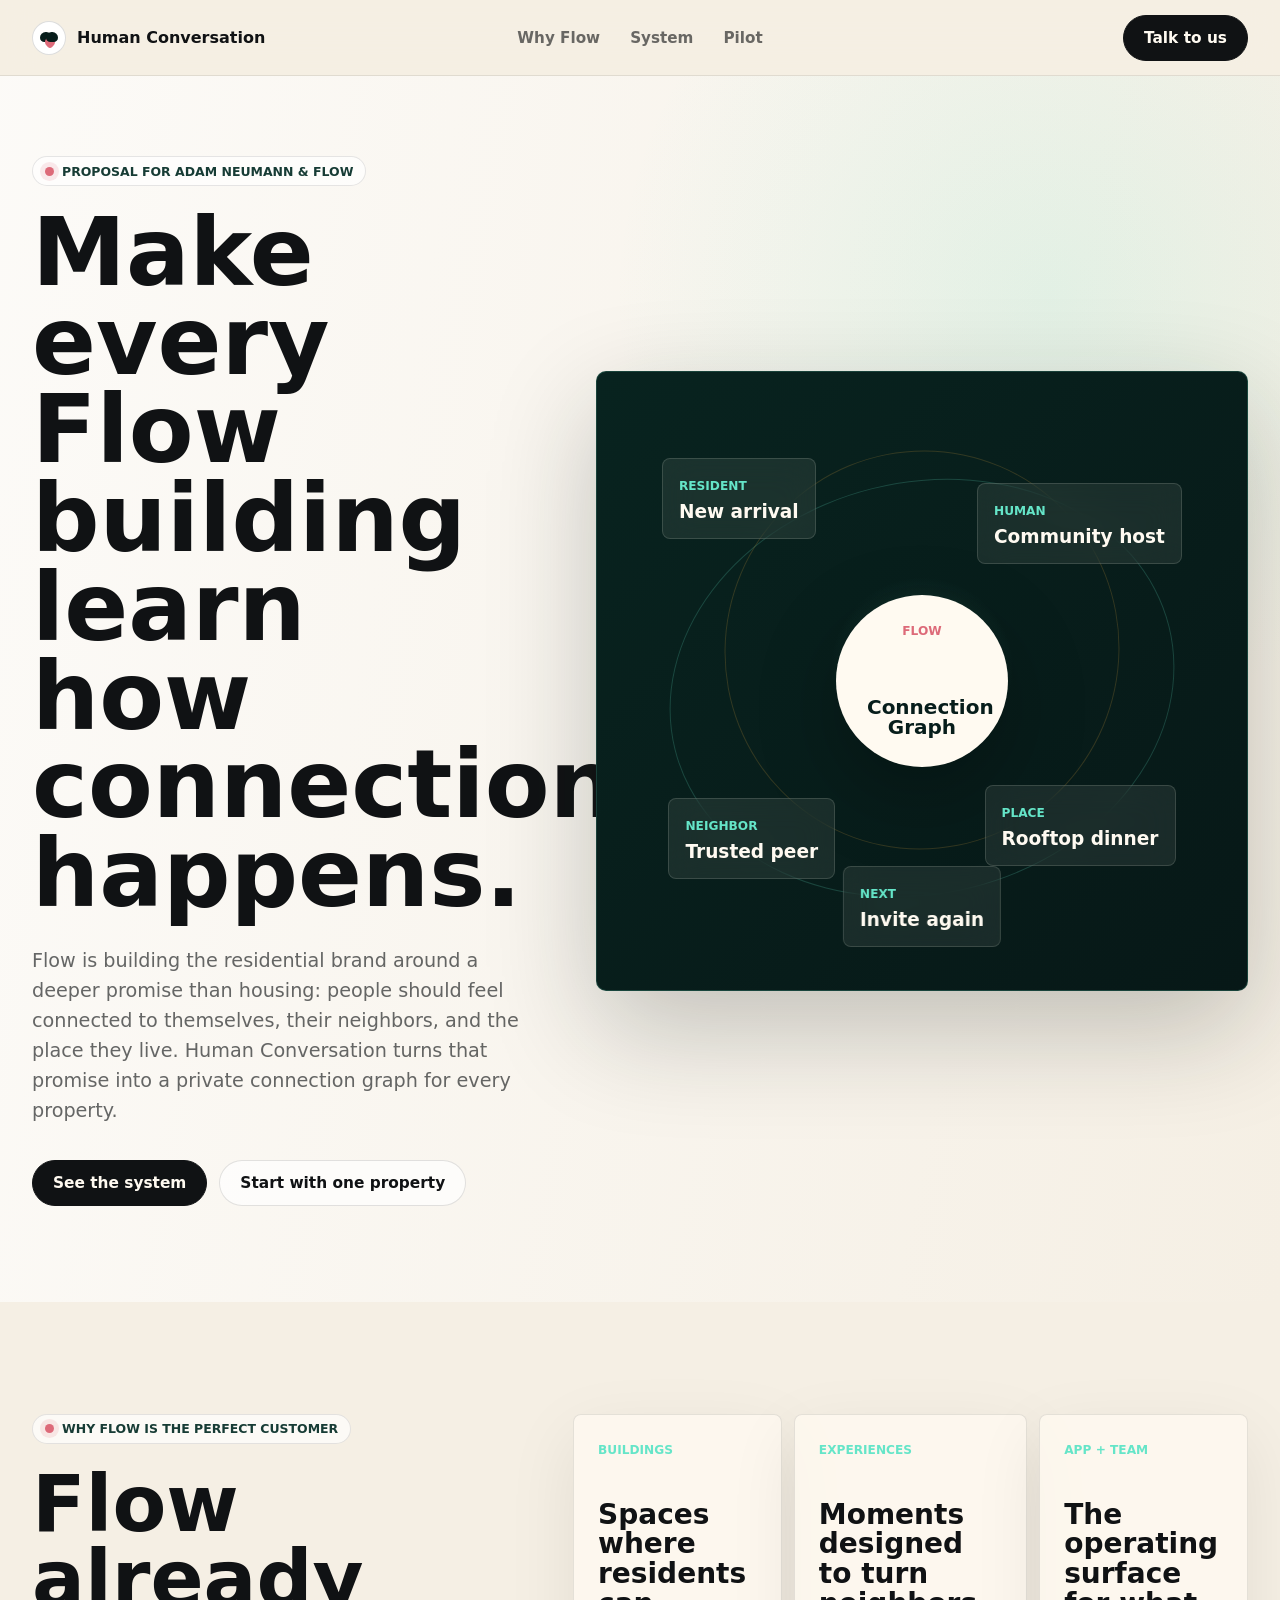
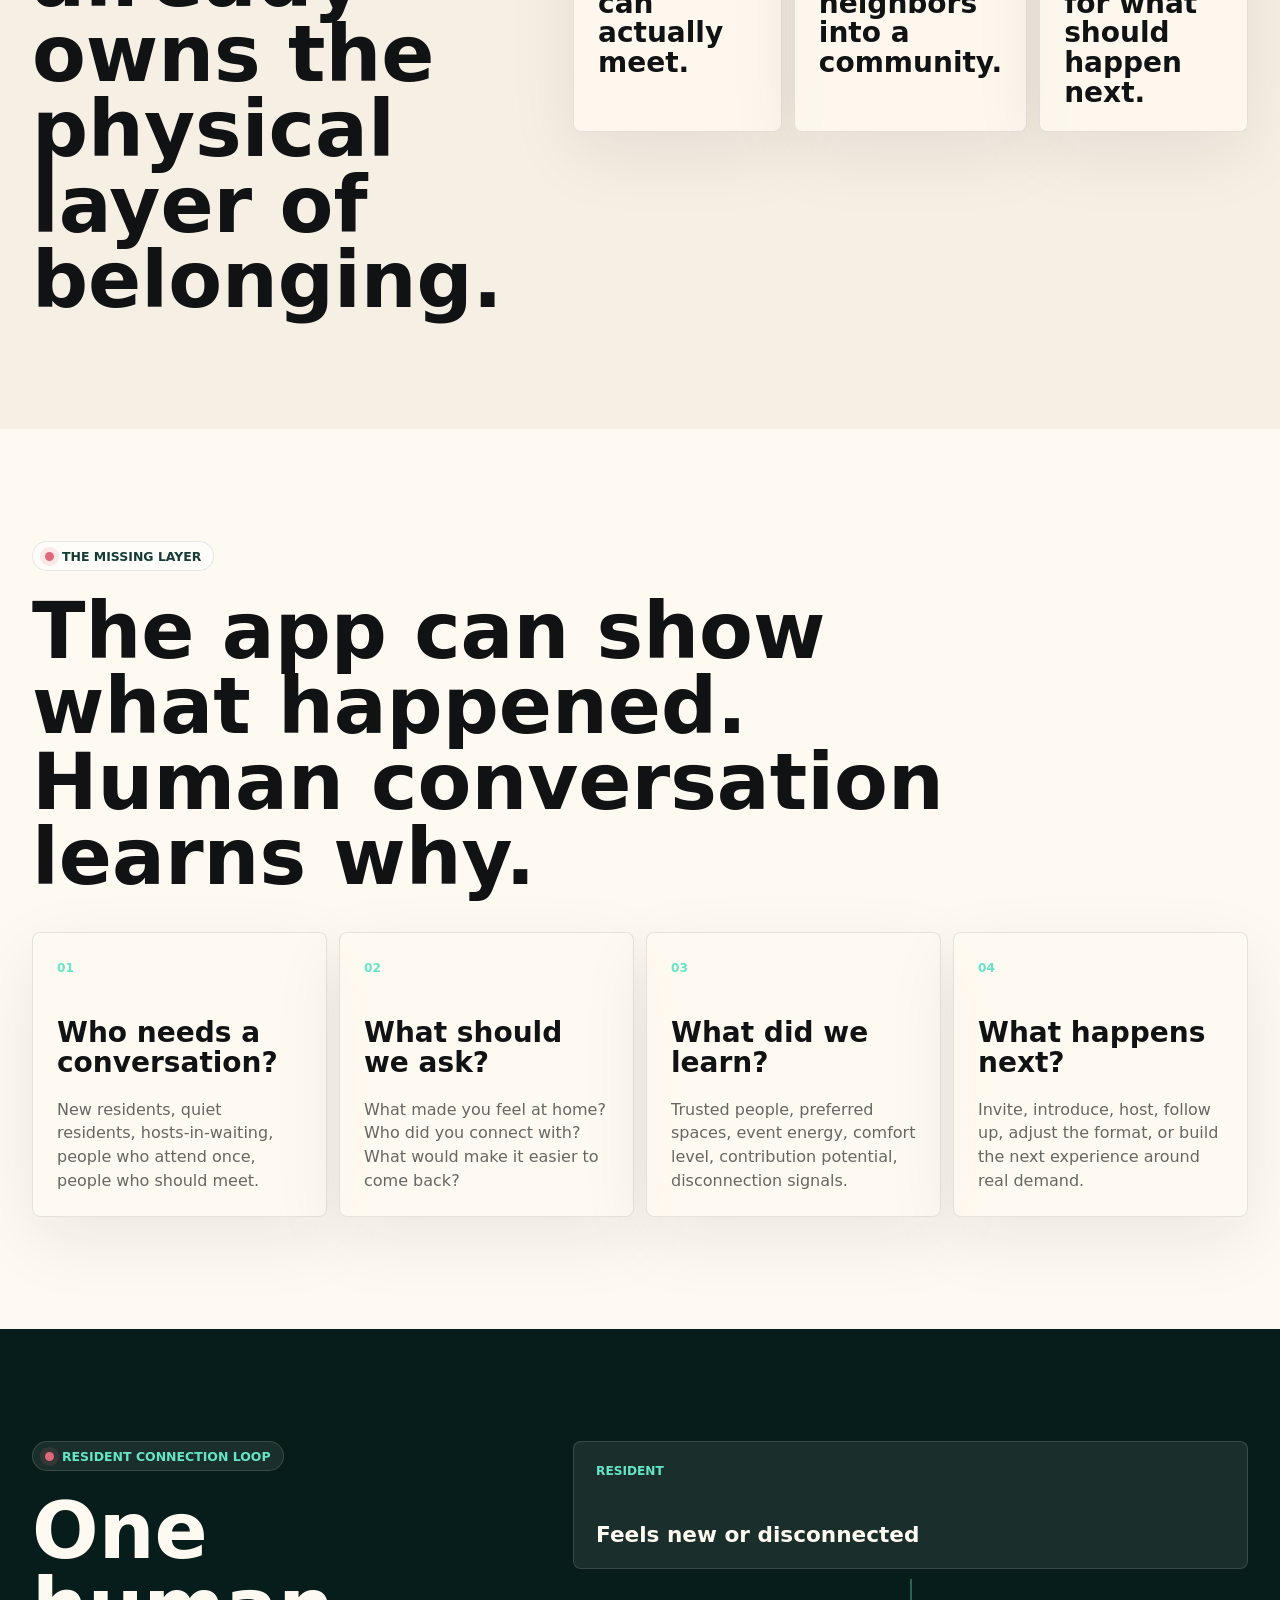
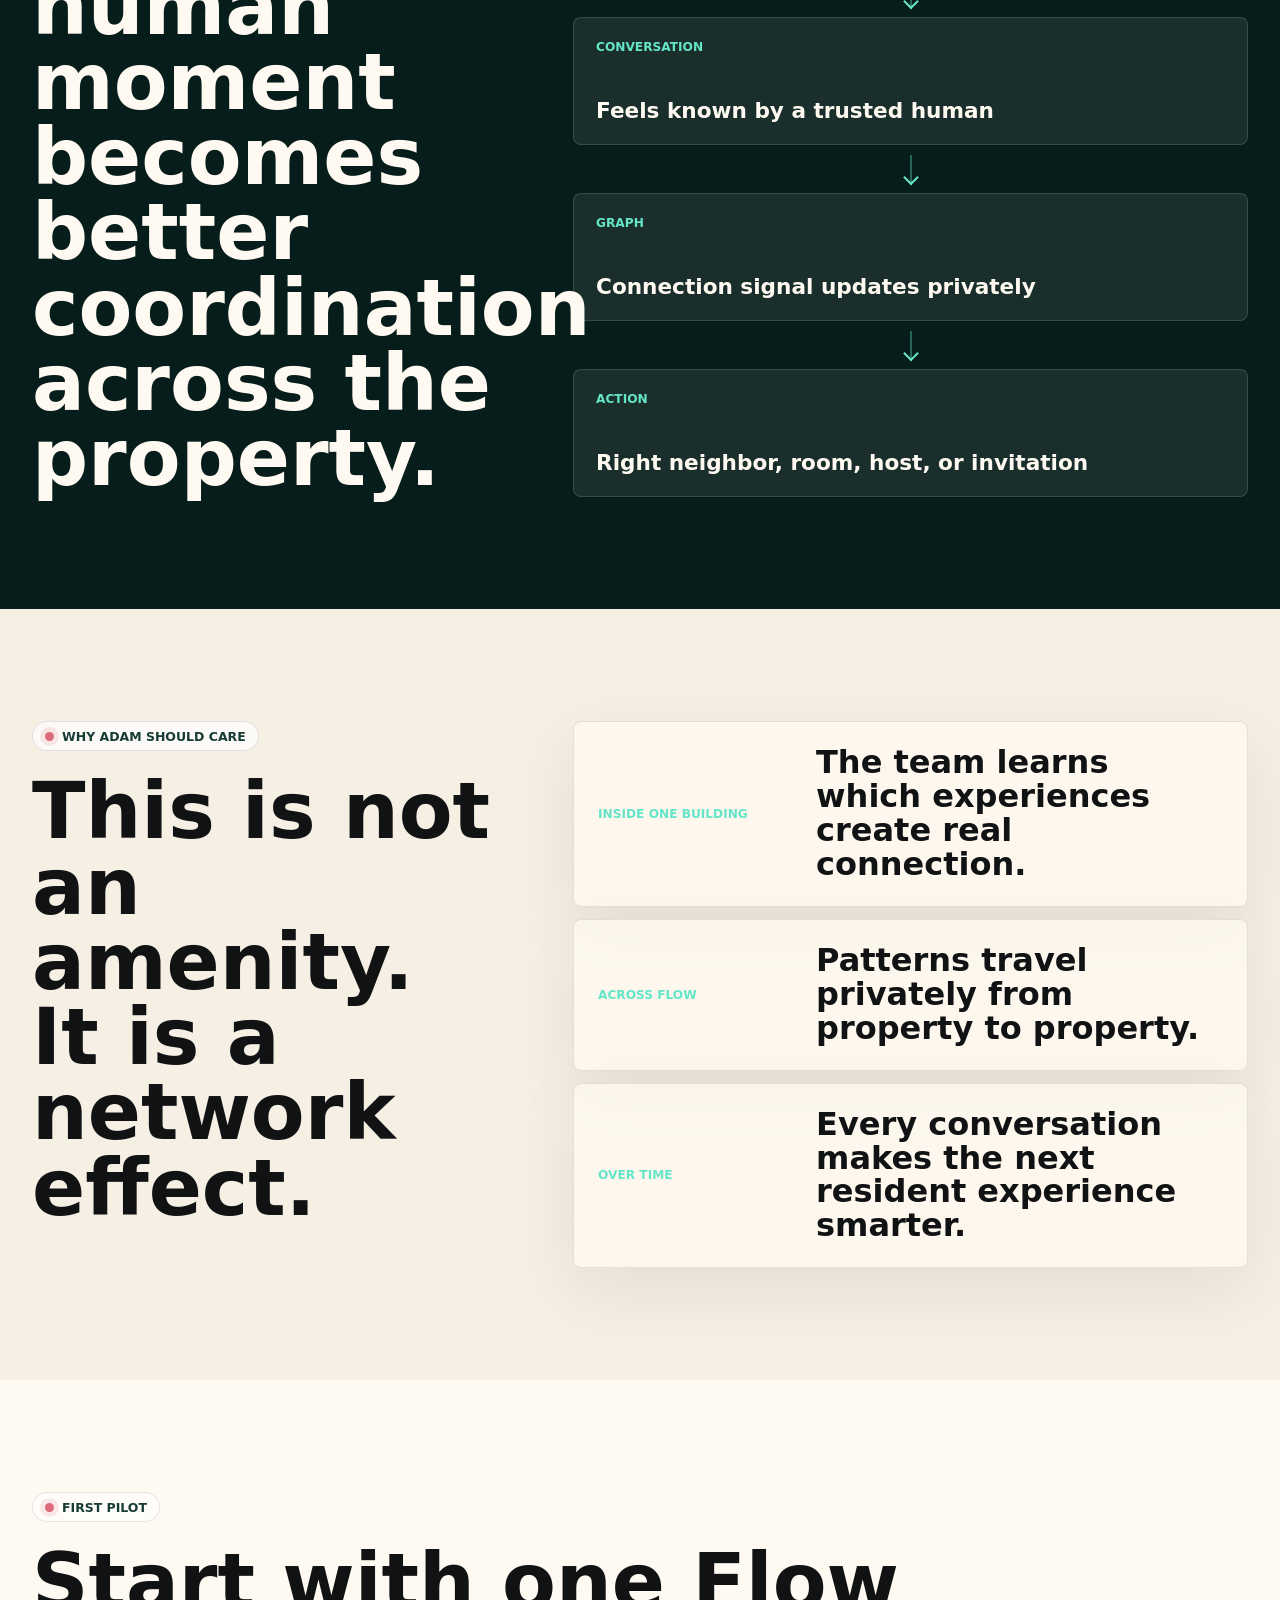
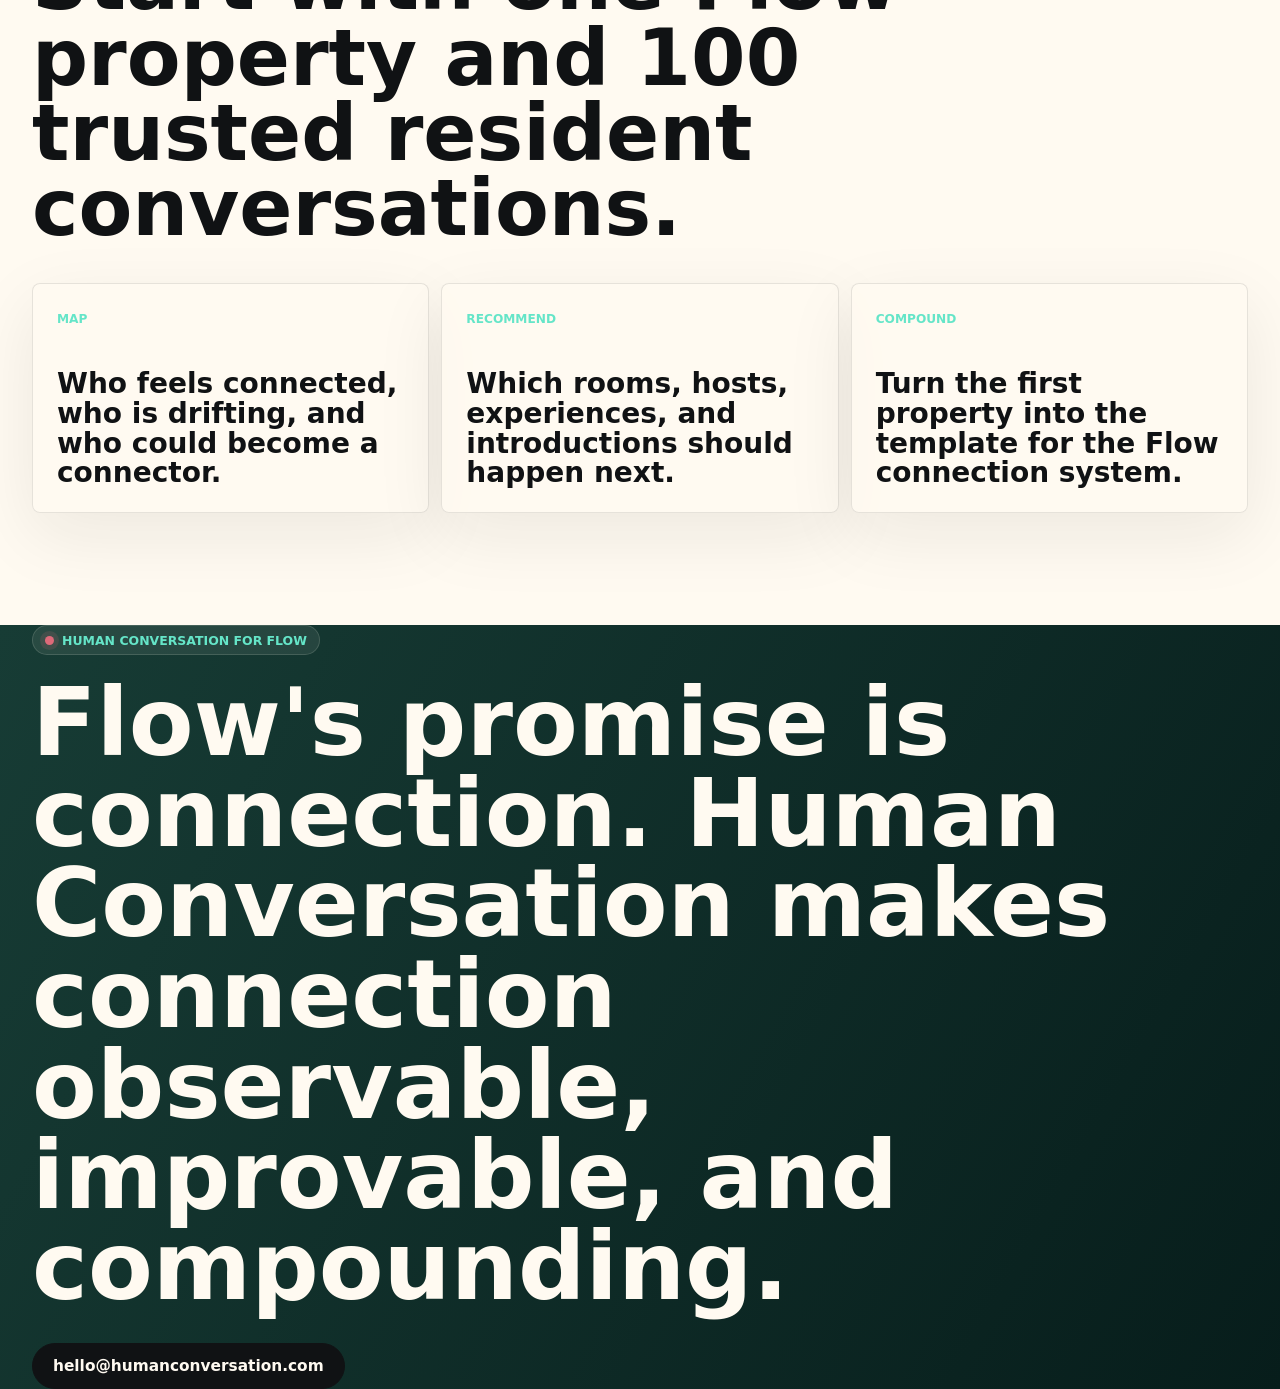
<file: flow-proposal.html>
<!doctype html>
<html lang="en">
  <head>
    <meta charset="utf-8">
    <meta name="viewport" content="width=device-width, initial-scale=1">
    <title>Human Conversation for Flow</title>
    <meta name="description" content="A visual proposal for Flow: turning trusted resident conversations into a connection graph across the residential network.">
    <link rel="stylesheet" href="styles.css?v=flow-proposal-v1">
  </head>
  <body class="flow-proposal-page">
    <nav class="flow-nav" aria-label="Proposal navigation">
      <a class="flow-brand" href="flow-proposal.html" aria-label="Human Conversation for Flow">
        <span class="flow-mark"><span></span></span>
        <span>Human Conversation</span>
      </a>
      <div class="flow-nav-links">
        <a href="#why-flow">Why Flow</a>
        <a href="#system">System</a>
        <a href="#pilot">Pilot</a>
      </div>
      <a class="flow-btn flow-btn-dark" href="mailto:hello@humanconversation.com?subject=Human%20Conversation%20for%20Flow">Talk to us</a>
    </nav>

    <main>
      <section class="flow-hero">
        <div class="flow-shell flow-hero-grid">
          <div class="flow-hero-copy">
            <p class="flow-kicker">Proposal for Adam Neumann &amp; Flow</p>
            <h1>Make every Flow building learn how connection happens.</h1>
            <p>
              Flow is building the residential brand around a deeper promise than housing:
              people should feel connected to themselves, their neighbors, and the place they live.
              Human Conversation turns that promise into a private connection graph for every property.
            </p>
            <div class="flow-actions">
              <a class="flow-btn flow-btn-dark" href="#system">See the system</a>
              <a class="flow-btn flow-btn-light" href="#pilot">Start with one property</a>
            </div>
          </div>

          <div class="flow-hero-visual" aria-label="Flow connection graph concept">
            <div class="flow-orbit flow-orbit-one"></div>
            <div class="flow-orbit flow-orbit-two"></div>
            <div class="flow-center">
              <span>Flow</span>
              <b>Connection Graph</b>
            </div>
            <div class="flow-node node-resident"><span>Resident</span><b>New arrival</b></div>
            <div class="flow-node node-host"><span>Human</span><b>Community host</b></div>
            <div class="flow-node node-neighbor"><span>Neighbor</span><b>Trusted peer</b></div>
            <div class="flow-node node-space"><span>Place</span><b>Rooftop dinner</b></div>
            <div class="flow-node node-action"><span>Next</span><b>Invite again</b></div>
          </div>
        </div>
      </section>

      <section class="flow-section flow-why" id="why-flow">
        <div class="flow-shell flow-split">
          <div>
            <p class="flow-kicker">Why Flow is the perfect customer</p>
            <h2>Flow already owns the physical layer of belonging.</h2>
          </div>
          <div class="flow-proof">
            <article>
              <span>Buildings</span>
              <b>Spaces where residents can actually meet.</b>
            </article>
            <article>
              <span>Experiences</span>
              <b>Moments designed to turn neighbors into a community.</b>
            </article>
            <article>
              <span>App + team</span>
              <b>The operating surface for what should happen next.</b>
            </article>
          </div>
        </div>
      </section>

      <section class="flow-section flow-system" id="system">
        <div class="flow-shell">
          <div class="flow-section-head">
            <p class="flow-kicker">The missing layer</p>
            <h2>The app can show what happened. Human conversation learns why.</h2>
          </div>
          <div class="flow-system-grid">
            <article>
              <span>01</span>
              <b>Who needs a conversation?</b>
              <p>New residents, quiet residents, hosts-in-waiting, people who attend once, people who should meet.</p>
            </article>
            <article>
              <span>02</span>
              <b>What should we ask?</b>
              <p>What made you feel at home? Who did you connect with? What would make it easier to come back?</p>
            </article>
            <article>
              <span>03</span>
              <b>What did we learn?</b>
              <p>Trusted people, preferred spaces, event energy, comfort level, contribution potential, disconnection signals.</p>
            </article>
            <article>
              <span>04</span>
              <b>What happens next?</b>
              <p>Invite, introduce, host, follow up, adjust the format, or build the next experience around real demand.</p>
            </article>
          </div>
        </div>
      </section>

      <section class="flow-section flow-diagram">
        <div class="flow-shell flow-diagram-grid">
          <div>
            <p class="flow-kicker">Resident connection loop</p>
            <h2>One human moment becomes better coordination across the property.</h2>
          </div>
          <div class="flow-loop" aria-label="Resident connection loop">
            <article><span>Resident</span><b>Feels new or disconnected</b></article>
            <i></i>
            <article><span>Conversation</span><b>Feels known by a trusted human</b></article>
            <i></i>
            <article><span>Graph</span><b>Connection signal updates privately</b></article>
            <i></i>
            <article><span>Action</span><b>Right neighbor, room, host, or invitation</b></article>
          </div>
        </div>
      </section>

      <section class="flow-section flow-network">
        <div class="flow-shell flow-split">
          <div>
            <p class="flow-kicker">Why Adam should care</p>
            <h2>This is not an amenity. It is a network effect.</h2>
          </div>
          <div class="flow-network-stack">
            <article><span>Inside one building</span><b>The team learns which experiences create real connection.</b></article>
            <article><span>Across Flow</span><b>Patterns travel privately from property to property.</b></article>
            <article><span>Over time</span><b>Every conversation makes the next resident experience smarter.</b></article>
          </div>
        </div>
      </section>

      <section class="flow-section flow-pilot" id="pilot">
        <div class="flow-shell">
          <p class="flow-kicker">First pilot</p>
          <h2>Start with one Flow property and 100 trusted resident conversations.</h2>
          <div class="flow-pilot-grid">
            <article><span>Map</span><b>Who feels connected, who is drifting, and who could become a connector.</b></article>
            <article><span>Recommend</span><b>Which rooms, hosts, experiences, and introductions should happen next.</b></article>
            <article><span>Compound</span><b>Turn the first property into the template for the Flow connection system.</b></article>
          </div>
        </div>
      </section>

      <section class="flow-close">
        <div class="flow-shell">
          <p class="flow-kicker">Human Conversation for Flow</p>
          <h2>Flow's promise is connection. Human Conversation makes connection observable, improvable, and compounding.</h2>
          <a class="flow-btn flow-btn-dark" href="mailto:hello@humanconversation.com?subject=Human%20Conversation%20for%20Flow">hello@humanconversation.com</a>
        </div>
      </section>
    </main>
  </body>
</html>
</file>
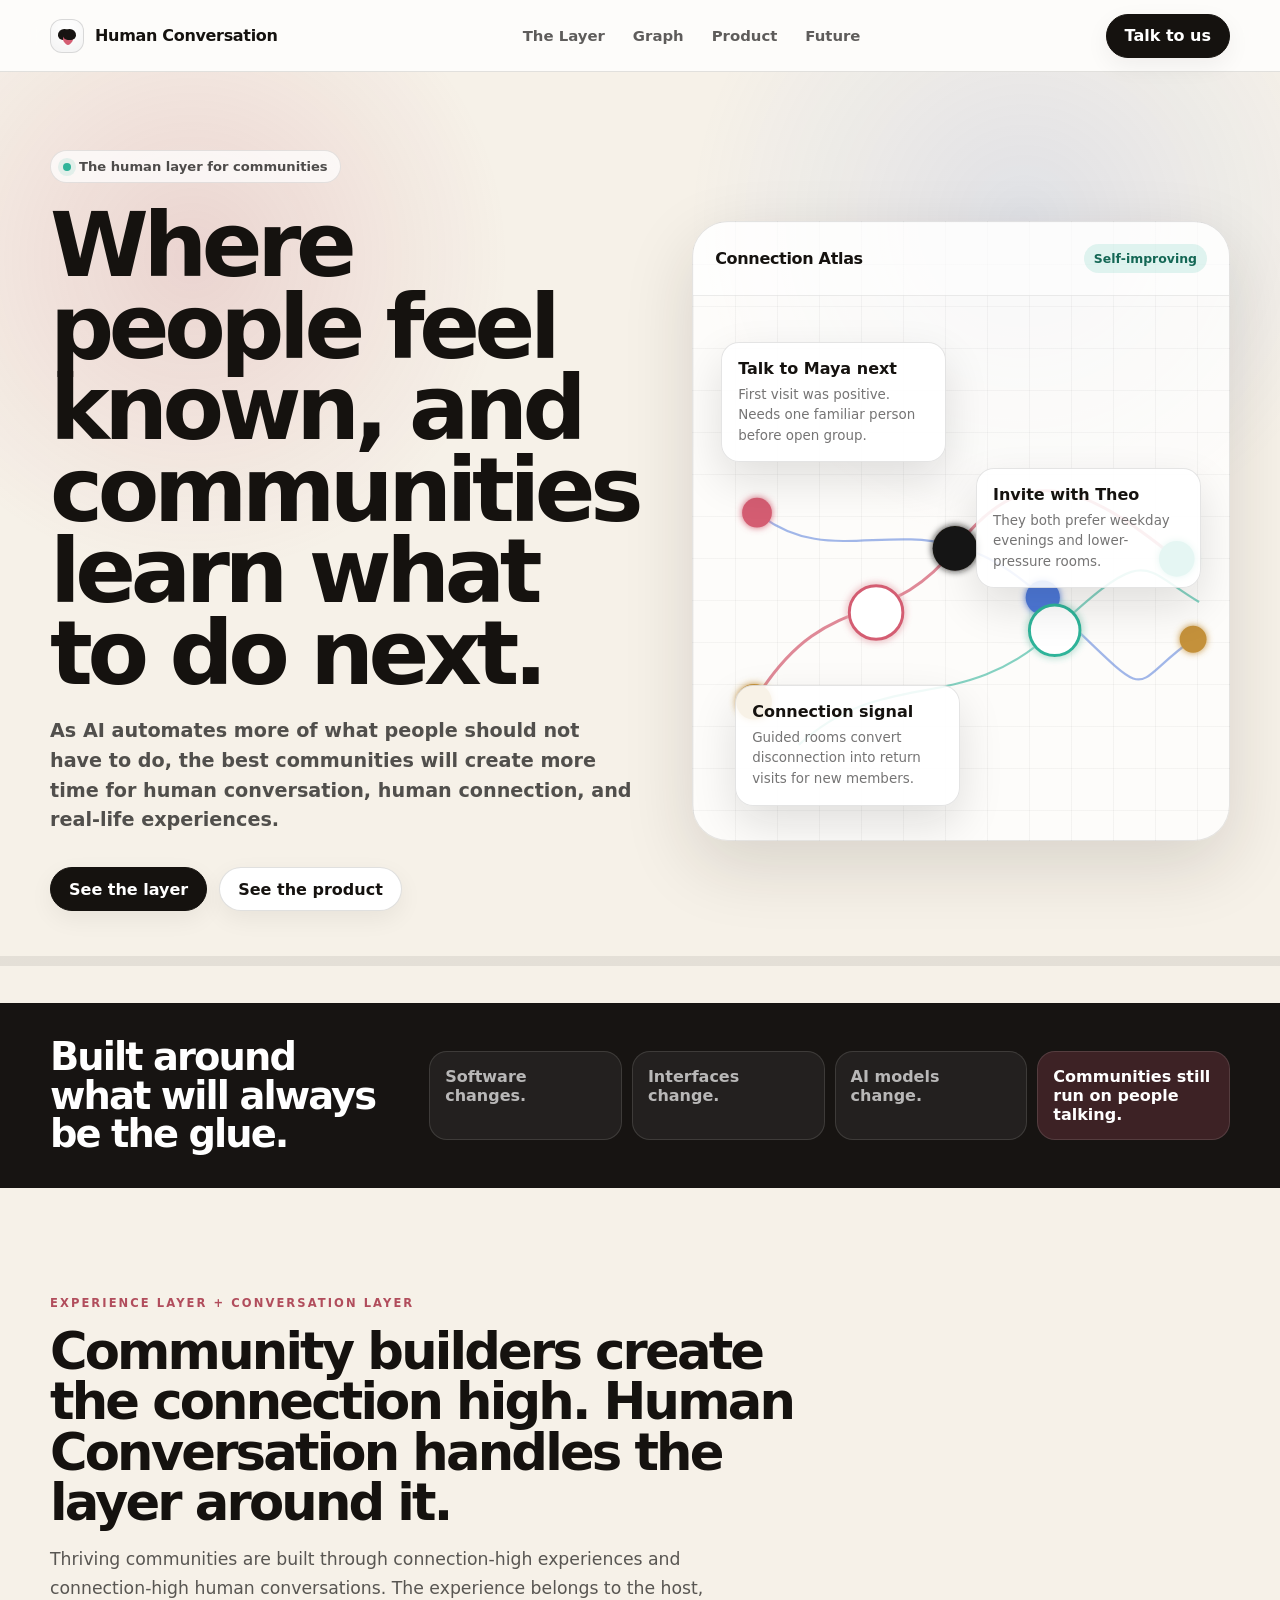
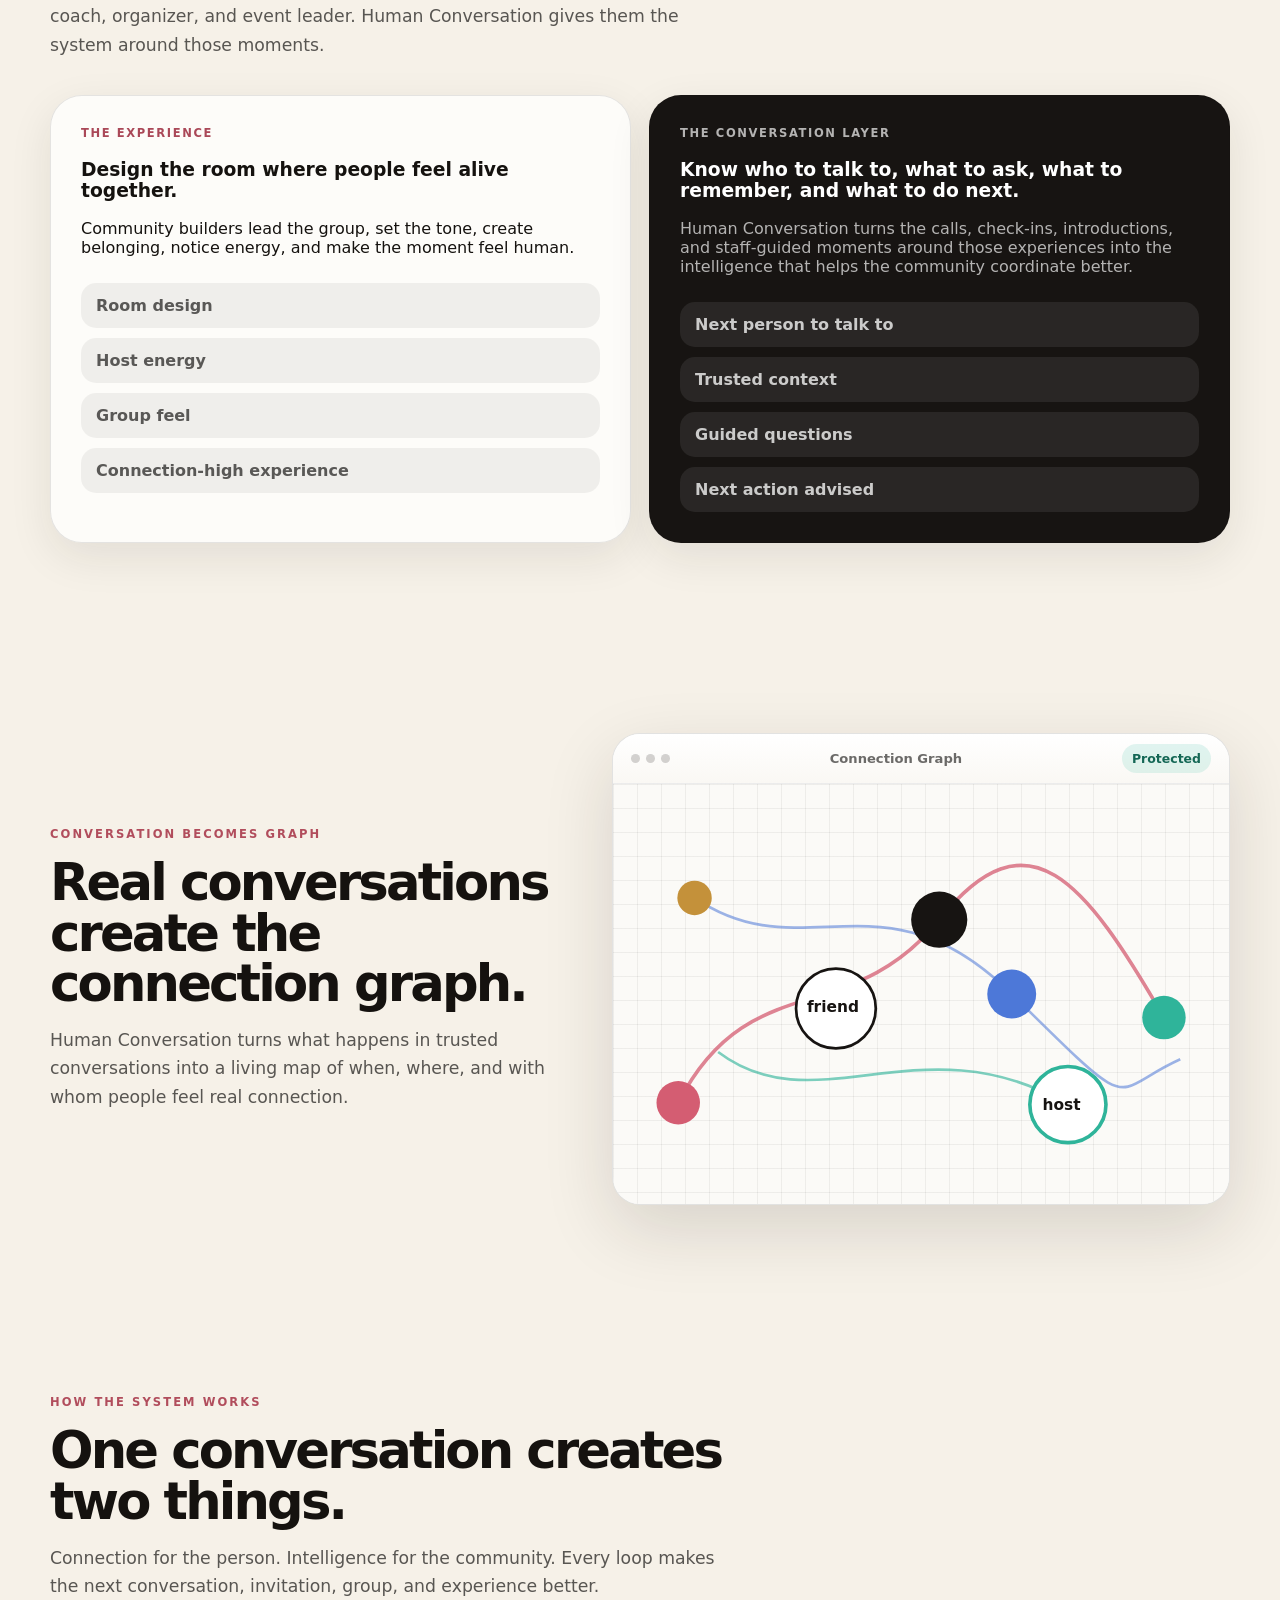
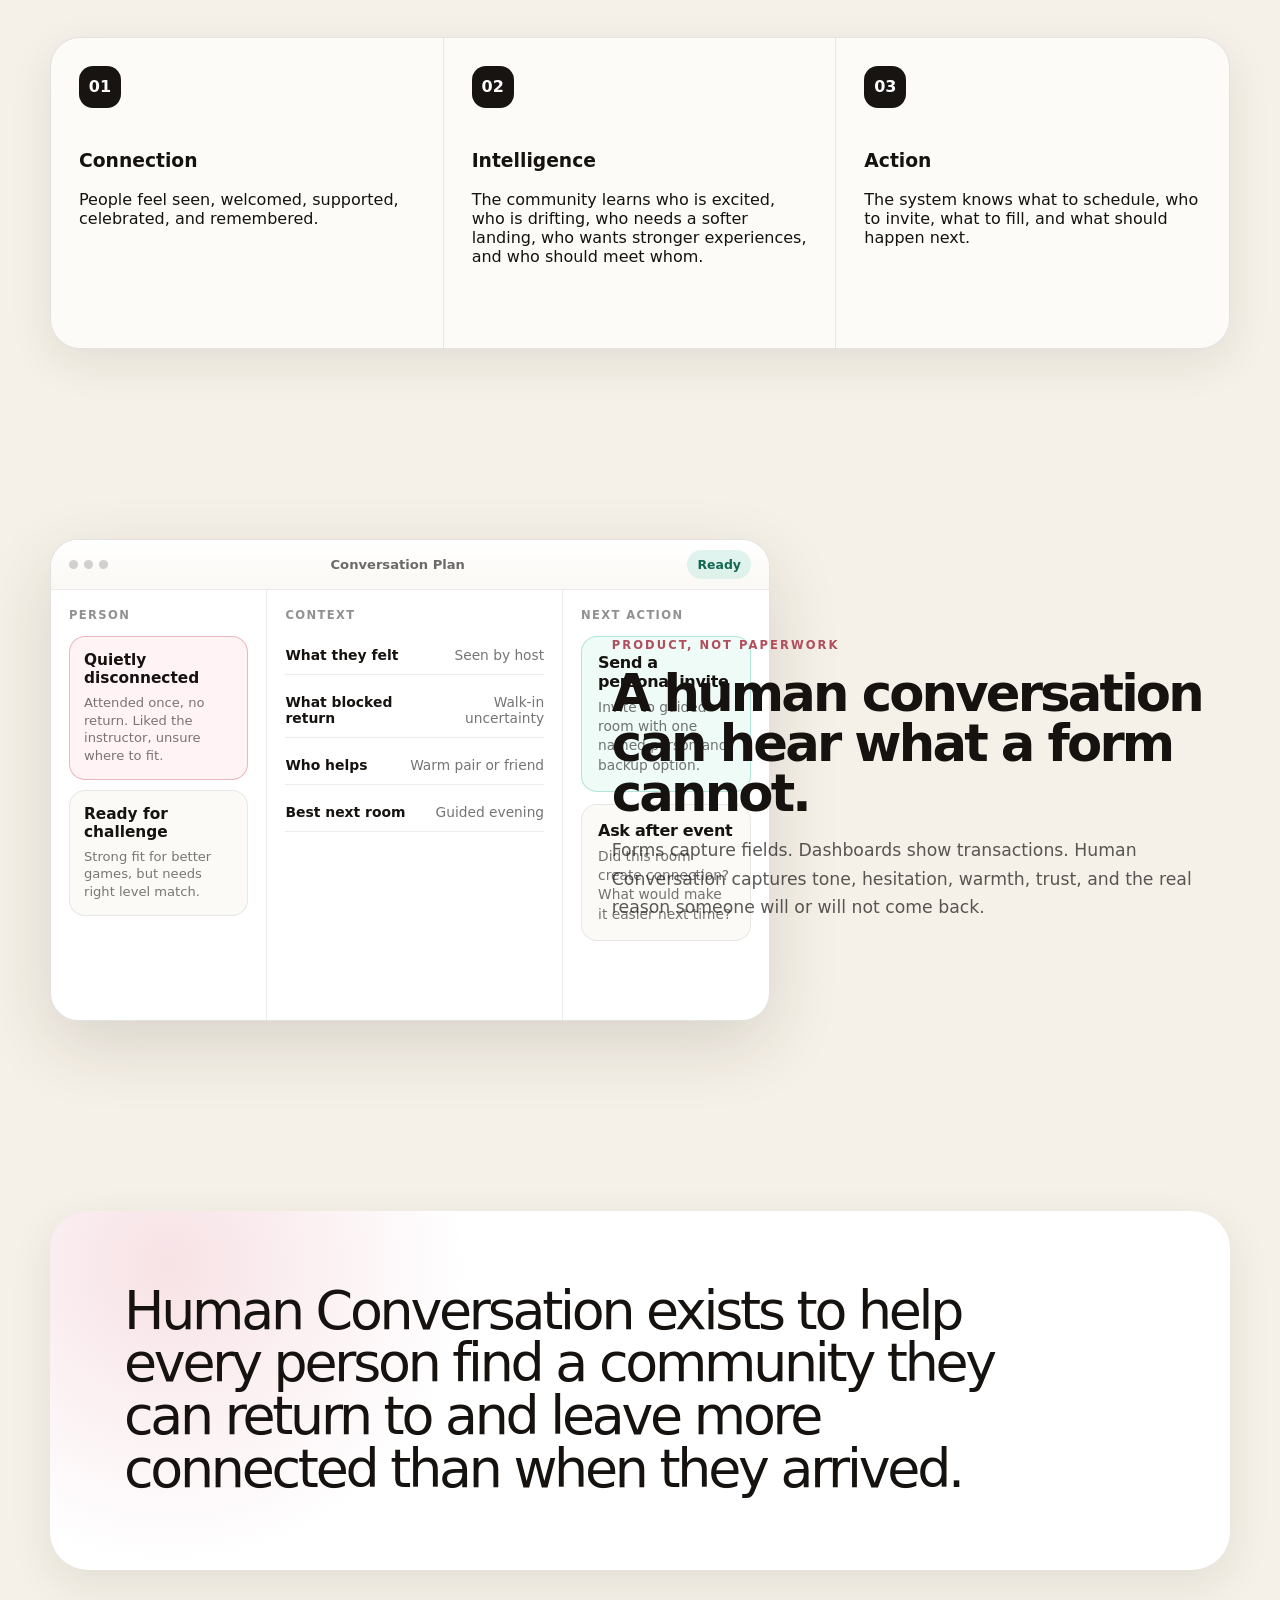
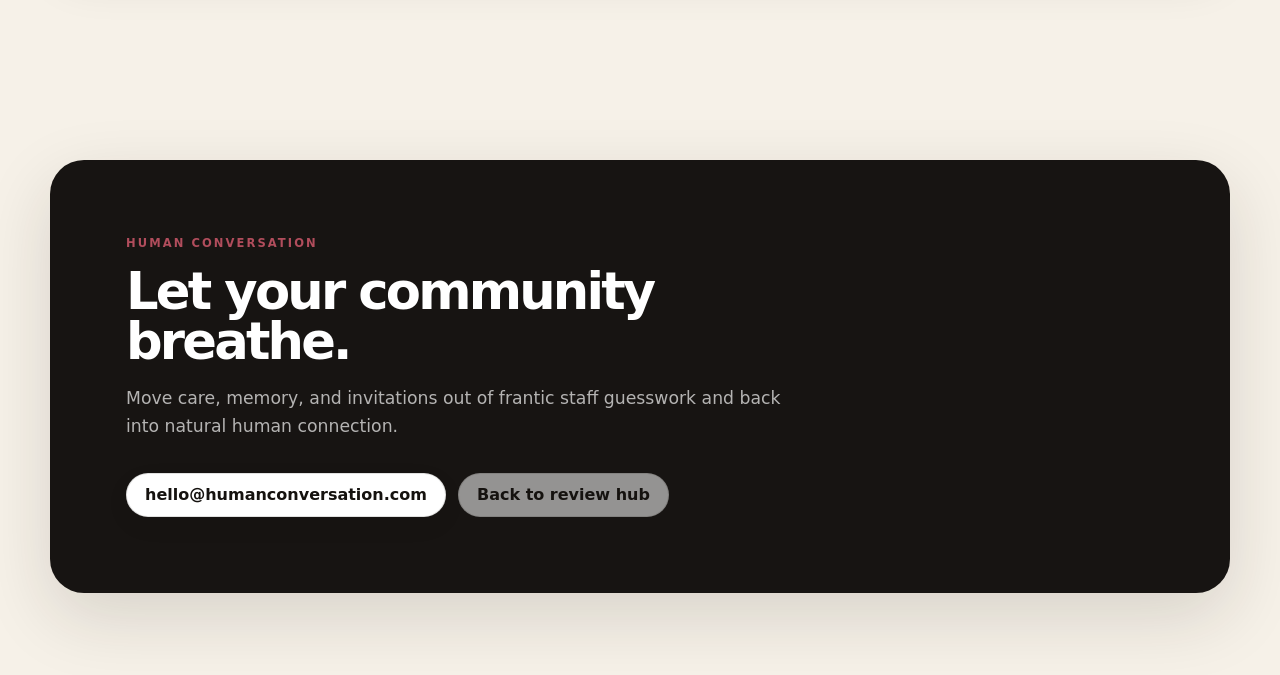
<file: human-layer.html>
<!doctype html>
<html lang="en">
  <head>
    <meta charset="utf-8">
    <meta name="viewport" content="width=device-width, initial-scale=1">
    <title>Human Conversation | The Human Layer for Communities</title>
    <meta name="description" content="Human conversation is where people feel known and where communities learn what to do next.">
    <link rel="stylesheet" href="styles.css?v=series-b-polish-v6">
    <script>
      if (new URLSearchParams(window.location.search).get("review") === "1") {
        document.documentElement.classList.add("review-mode");
      }
    </script>
  </head>
  <body class="human-page">
    <nav class="nav glass">
      <a class="brand" href="index.html" aria-label="Human Conversation">
        <span class="mark"><span></span></span>
        Human Conversation
      </a>
      <div class="nav-links">
        <a href="#layer">The Layer</a>
        <a href="#graph">Graph</a>
        <a href="#product">Product</a>
        <a href="#future">Future</a>
      </div>
      <div class="nav-actions">
        <div class="site-switcher compact" aria-label="Website options">
          <a href="platform.html?review=1">Site A</a>
          <a class="active" href="human-layer.html?review=1">Site B</a>
          <a href="cinematic.html?review=1">Site C</a>
          <a href="learning-system.html?review=1">Site D</a>
          <a href="breathing-system.html?review=1">Site E</a>
          <a href="product-system.html?review=1">Site F</a>
        </div>
        <a class="btn primary" href="mailto:hello@humanconversation.com">Talk to us</a>
      </div>
    </nav>

    <main>
      <section class="human-hero">
        <div class="wrap human-hero-grid">
          <div>
            <div class="kicker">The human layer for communities</div>
            <h1 class="headline">Where people feel known, and communities learn what to do next.</h1>
            <p class="subhead">
              As AI automates more of what people should not have to do, the best communities
              will create more time for human conversation, human connection, and real-life experiences.
            </p>
            <div class="hero-actions">
              <a class="btn primary" href="#layer">See the layer</a>
              <a class="btn" href="#product">See the product</a>
            </div>
          </div>

          <div class="atlas" aria-label="Connection atlas product visualization">
            <div class="atlas-header">
              <b>Connection Atlas</b>
              <span class="status-pill">Self-improving</span>
            </div>
            <svg class="atlas-map" viewBox="0 0 720 560" role="img">
              <defs>
                <filter id="glow">
                  <feGaussianBlur stdDeviation="5" result="coloredBlur"/>
                  <feMerge>
                    <feMergeNode in="coloredBlur"/>
                    <feMergeNode in="SourceGraphic"/>
                  </feMerge>
                </filter>
              </defs>
              <path d="M82 410 C180 250 260 322 352 204 S520 112 650 218" fill="none" stroke="#d45d72" stroke-width="4" opacity=".72"/>
              <path d="M86 156 C204 250 310 120 470 270 S576 394 672 326" fill="none" stroke="#4d78d8" stroke-width="3" opacity=".52"/>
              <path d="M142 468 C260 360 360 432 486 314 S602 230 680 276" fill="none" stroke="#2fb49a" stroke-width="3" opacity=".58"/>
              <g filter="url(#glow)">
                <circle cx="86" cy="156" r="20" fill="#d45d72"/>
                <circle cx="82" cy="410" r="24" fill="#c4913a"/>
                <circle cx="246" cy="290" r="36" fill="#fff" stroke="#d45d72" stroke-width="4"/>
                <circle cx="352" cy="204" r="30" fill="#171412"/>
                <circle cx="470" cy="270" r="23" fill="#4d78d8"/>
                <circle cx="486" cy="314" r="34" fill="#fff" stroke="#2fb49a" stroke-width="4"/>
                <circle cx="650" cy="218" r="24" fill="#2fb49a"/>
                <circle cx="672" cy="326" r="18" fill="#c4913a"/>
              </g>
            </svg>
            <div class="floating-note one">
              <b>Talk to Maya next</b>
              <span>First visit was positive. Needs one familiar person before open group.</span>
            </div>
            <div class="floating-note two">
              <b>Invite with Theo</b>
              <span>They both prefer weekday evenings and lower-pressure rooms.</span>
            </div>
            <div class="floating-note three">
              <b>Connection signal</b>
              <span>Guided rooms convert disconnection into return visits for new members.</span>
            </div>
          </div>
        </div>
      </section>

      <section class="manifesto-band">
        <div class="wrap manifesto-grid">
          <h2>Built around what will always be the glue.</h2>
          <div class="manifesto-lines">
            <span>Software changes.</span>
            <span>Interfaces change.</span>
            <span>AI models change.</span>
            <span>Communities still run on people talking.</span>
          </div>
        </div>
      </section>

      <section class="section" id="layer">
        <div class="wrap">
          <p class="eyebrow">Experience layer + conversation layer</p>
          <h2 class="section-title">Community builders create the connection high. Human Conversation handles the layer around it.</h2>
          <p class="section-copy">
            Thriving communities are built through connection-high experiences and connection-high human conversations.
            The experience belongs to the host, coach, organizer, and event leader. Human Conversation gives them the
            system around those moments.
          </p>
          <div class="experience-layer">
            <article class="layer-card">
              <p class="mini-label">The experience</p>
              <h3>Design the room where people feel alive together.</h3>
              <p>
                Community builders lead the group, set the tone, create belonging, notice energy,
                and make the moment feel human.
              </p>
              <div class="layer-list">
                <span>Room design</span>
                <span>Host energy</span>
                <span>Group feel</span>
                <span>Connection-high experience</span>
              </div>
            </article>
            <article class="layer-card highlight">
              <p class="mini-label">The conversation layer</p>
              <h3>Know who to talk to, what to ask, what to remember, and what to do next.</h3>
              <p>
                Human Conversation turns the calls, check-ins, introductions, and staff-guided moments around
                those experiences into the intelligence that helps the community coordinate better.
              </p>
              <div class="layer-list">
                <span>Next person to talk to</span>
                <span>Trusted context</span>
                <span>Guided questions</span>
                <span>Next action advised</span>
              </div>
            </article>
          </div>
        </div>
      </section>

      <section class="section tight" id="graph">
        <div class="wrap split">
          <div>
            <p class="eyebrow">Conversation becomes graph</p>
            <h2 class="section-title">Real conversations create the connection graph.</h2>
            <p class="section-copy">
              Human Conversation turns what happens in trusted conversations into a living map of when,
              where, and with whom people feel real connection.
            </p>
          </div>
          <div class="surface">
            <div class="surface-top">
              <div class="dots"><i></i><i></i><i></i></div>
              <div class="surface-title">Connection Graph</div>
              <span class="status-pill">Protected</span>
            </div>
            <div class="graph-mini" style="height: 420px; border-radius: 0; margin: 0;">
              <svg viewBox="0 0 680 420" role="img">
                <path d="M72 330 C150 178 262 250 360 128 S520 84 608 236" fill="none" stroke="#d45d72" stroke-width="4" opacity=".75"/>
                <path d="M90 104 C210 186 298 70 440 210 S546 318 626 282" fill="none" stroke="#4d78d8" stroke-width="3" opacity=".55"/>
                <path d="M116 274 C224 356 342 238 502 332" fill="none" stroke="#2fb49a" stroke-width="3" opacity=".62"/>
                <circle cx="72" cy="330" r="24" fill="#d45d72"/>
                <circle cx="90" cy="104" r="19" fill="#c4913a"/>
                <circle cx="246" cy="226" r="44" fill="#fff" stroke="#171412" stroke-width="3"/>
                <circle cx="360" cy="128" r="31" fill="#171412"/>
                <circle cx="440" cy="210" r="27" fill="#4d78d8"/>
                <circle cx="502" cy="332" r="42" fill="#fff" stroke="#2fb49a" stroke-width="4"/>
                <circle cx="608" cy="236" r="24" fill="#2fb49a"/>
                <text x="214" y="230" fill="#171412" font-size="17" font-weight="800">friend</text>
                <text x="474" y="338" fill="#171412" font-size="17" font-weight="800">host</text>
              </svg>
            </div>
          </div>
        </div>
      </section>

      <section class="section" id="product">
        <div class="wrap">
          <p class="eyebrow">How the system works</p>
          <h2 class="section-title">One conversation creates two things.</h2>
          <p class="section-copy">
            Connection for the person. Intelligence for the community. Every loop makes the next
            conversation, invitation, group, and experience better.
          </p>
          <div class="timeline">
            <article class="timeline-step">
              <span class="num">01</span>
              <h3>Connection</h3>
              <p>People feel seen, welcomed, supported, celebrated, and remembered.</p>
            </article>
            <article class="timeline-step">
              <span class="num">02</span>
              <h3>Intelligence</h3>
              <p>The community learns who is excited, who is drifting, who needs a softer landing, who wants stronger experiences, and who should meet whom.</p>
            </article>
            <article class="timeline-step">
              <span class="num">03</span>
              <h3>Action</h3>
              <p>The system knows what to schedule, who to invite, what to fill, and what should happen next.</p>
            </article>
          </div>
        </div>
      </section>

      <section class="section tight">
        <div class="wrap split">
          <div class="surface product-surface">
            <div class="surface-top">
              <div class="dots"><i></i><i></i><i></i></div>
              <div class="surface-title">Conversation Plan</div>
              <span class="status-pill">Ready</span>
            </div>
            <div class="product-grid" style="min-height: 430px;">
              <div class="product-col">
                <p class="ui-section-label">Person</p>
                <div class="person-card active">
                  <strong>Quietly disconnected</strong>
                  <span>Attended once, no return. Liked the instructor, unsure where to fit.</span>
                </div>
                <div class="person-card">
                  <strong>Ready for challenge</strong>
                  <span>Strong fit for better games, but needs right level match.</span>
                </div>
              </div>
              <div class="product-col">
                <p class="ui-section-label">Context</p>
                <div class="signal-list">
                  <div class="signal-row"><b>What they felt</b><span>Seen by host</span></div>
                  <div class="signal-row"><b>What blocked return</b><span>Walk-in uncertainty</span></div>
                  <div class="signal-row"><b>Who helps</b><span>Warm pair or friend</span></div>
                  <div class="signal-row"><b>Best next room</b><span>Guided evening</span></div>
                </div>
              </div>
              <div class="product-col">
                <p class="ui-section-label">Next action</p>
                <div class="action-card recommended">
                  <h4>Send a personal invite</h4>
                  <p>Invite to guided room with one named person and backup option.</p>
                </div>
                <div class="action-card">
                  <h4>Ask after event</h4>
                  <p>Did this room create connection? What would make it easier next time?</p>
                </div>
              </div>
            </div>
          </div>
          <div>
            <p class="eyebrow">Product, not paperwork</p>
            <h2 class="section-title">A human conversation can hear what a form cannot.</h2>
            <p class="section-copy">
              Forms capture fields. Dashboards show transactions. Human Conversation captures tone,
              hesitation, warmth, trust, and the real reason someone will or will not come back.
            </p>
          </div>
        </div>
      </section>

      <section class="section" id="future">
        <div class="wrap quote-panel">
          <p>Human Conversation exists to help every person find a community they can return to and leave more connected than when they arrived.</p>
        </div>
      </section>

      <section class="section tight">
        <div class="wrap final-cta">
          <p class="eyebrow">Human Conversation</p>
          <h2 class="section-title">Let your community breathe.</h2>
          <p class="section-copy">
            Move care, memory, and invitations out of frantic staff guesswork and back into natural human connection.
          </p>
          <div class="hero-actions">
            <a class="btn" href="mailto:hello@humanconversation.com">hello@humanconversation.com</a>
            <a class="btn ghost" href="index.html">Back to review hub</a>
          </div>
        </div>
      </section>
    </main>
  </body>
</html>
</file>
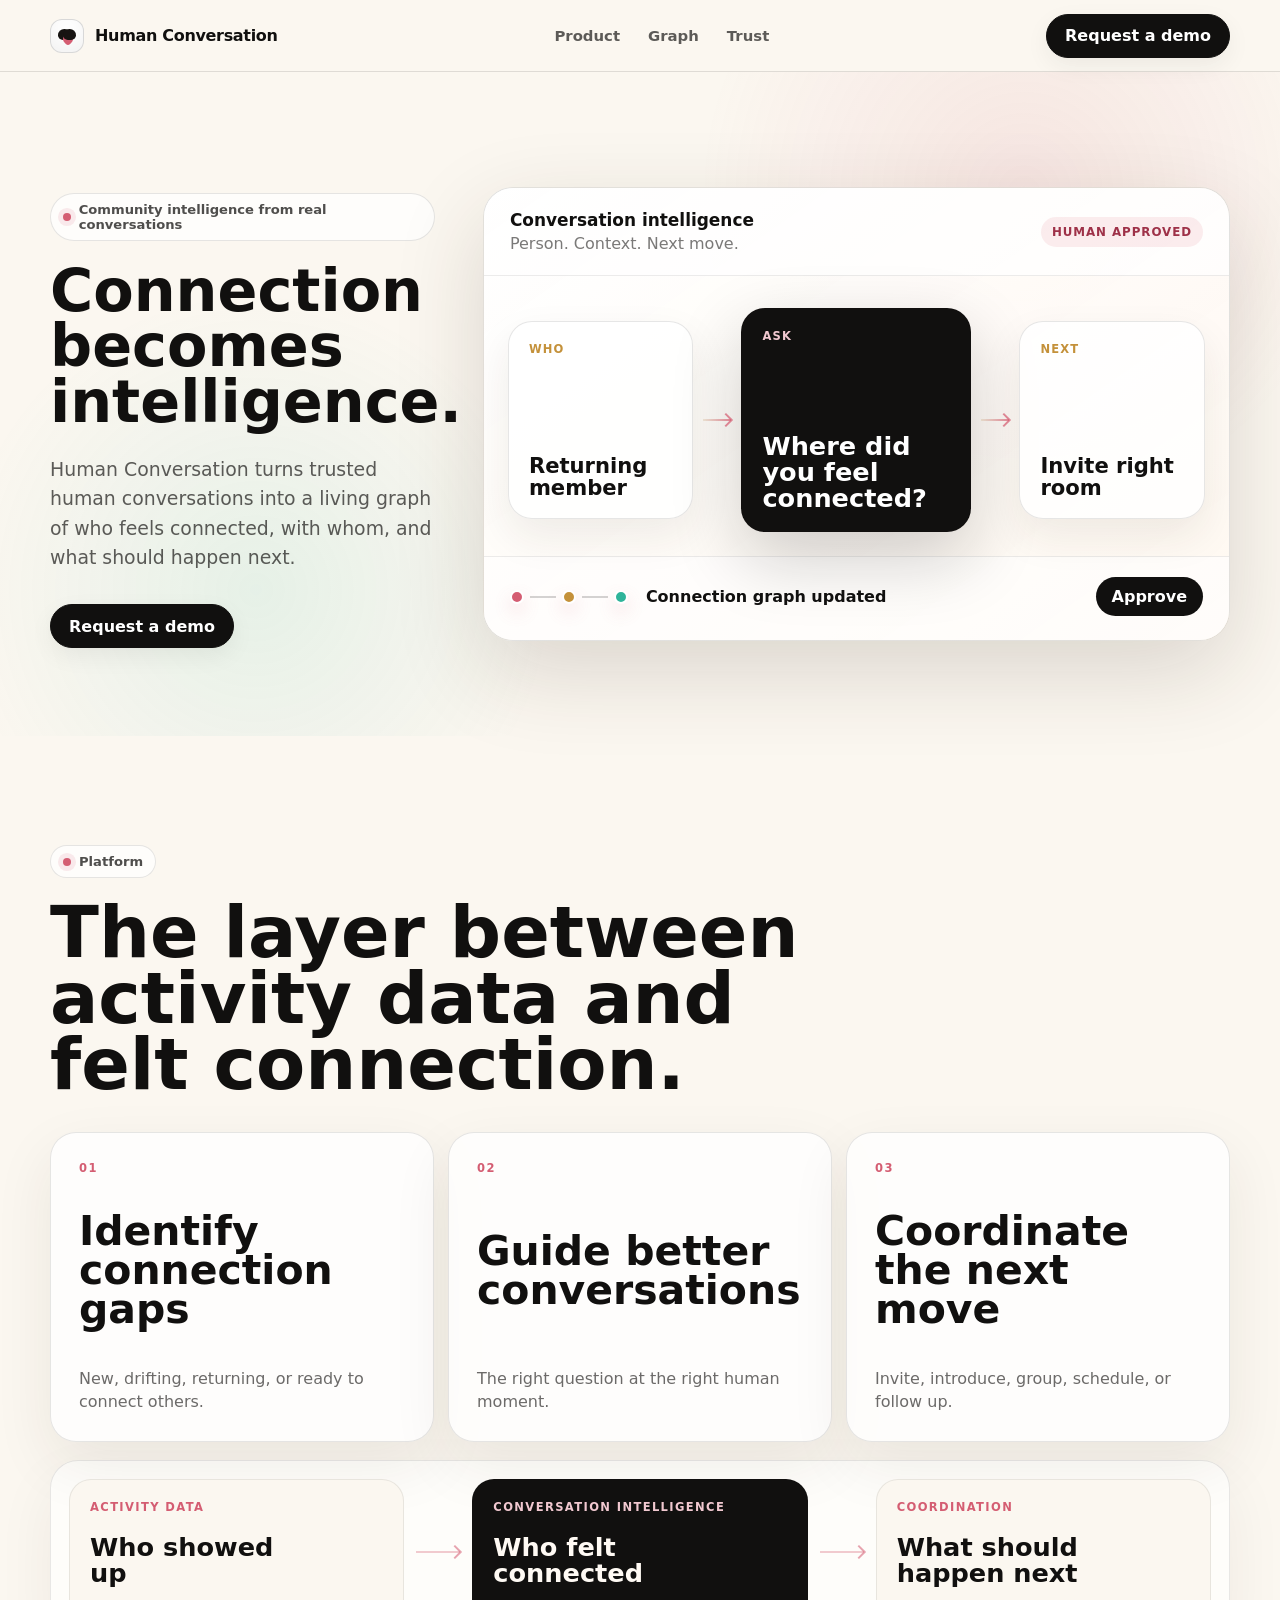
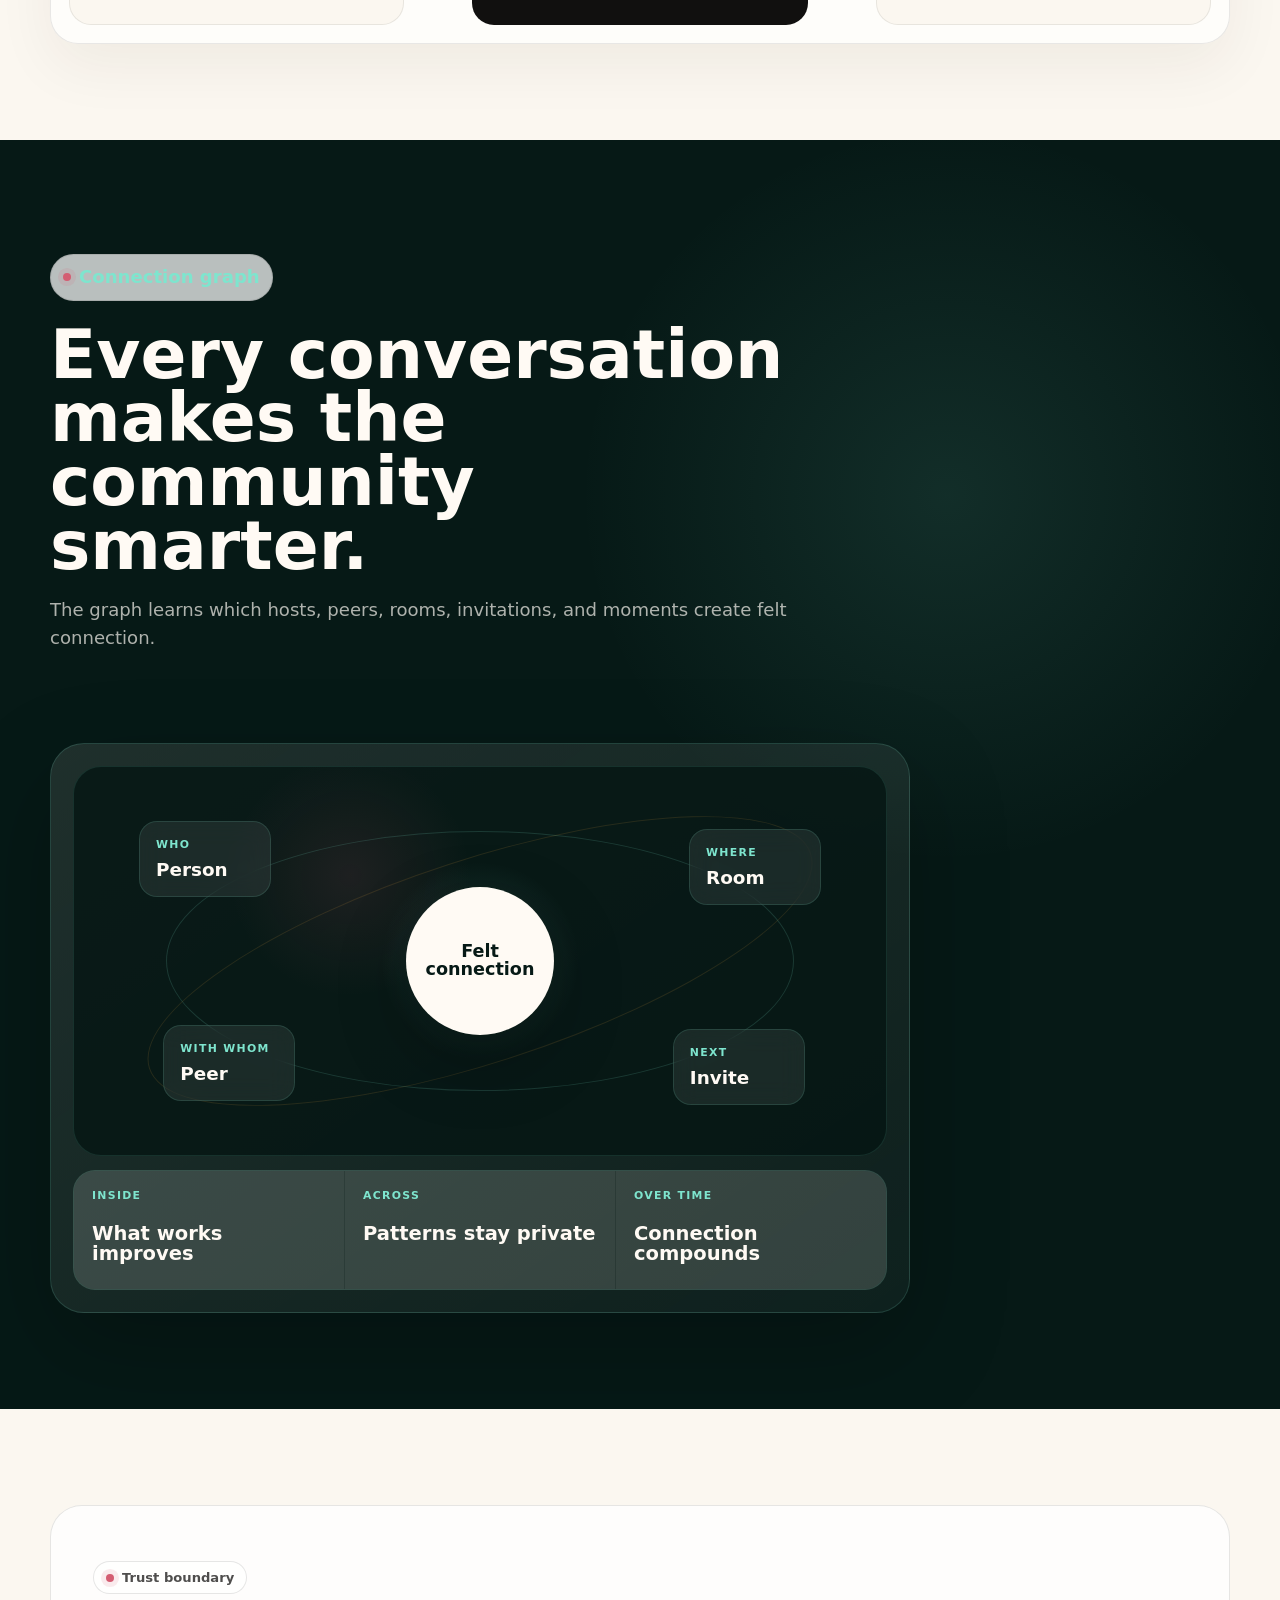
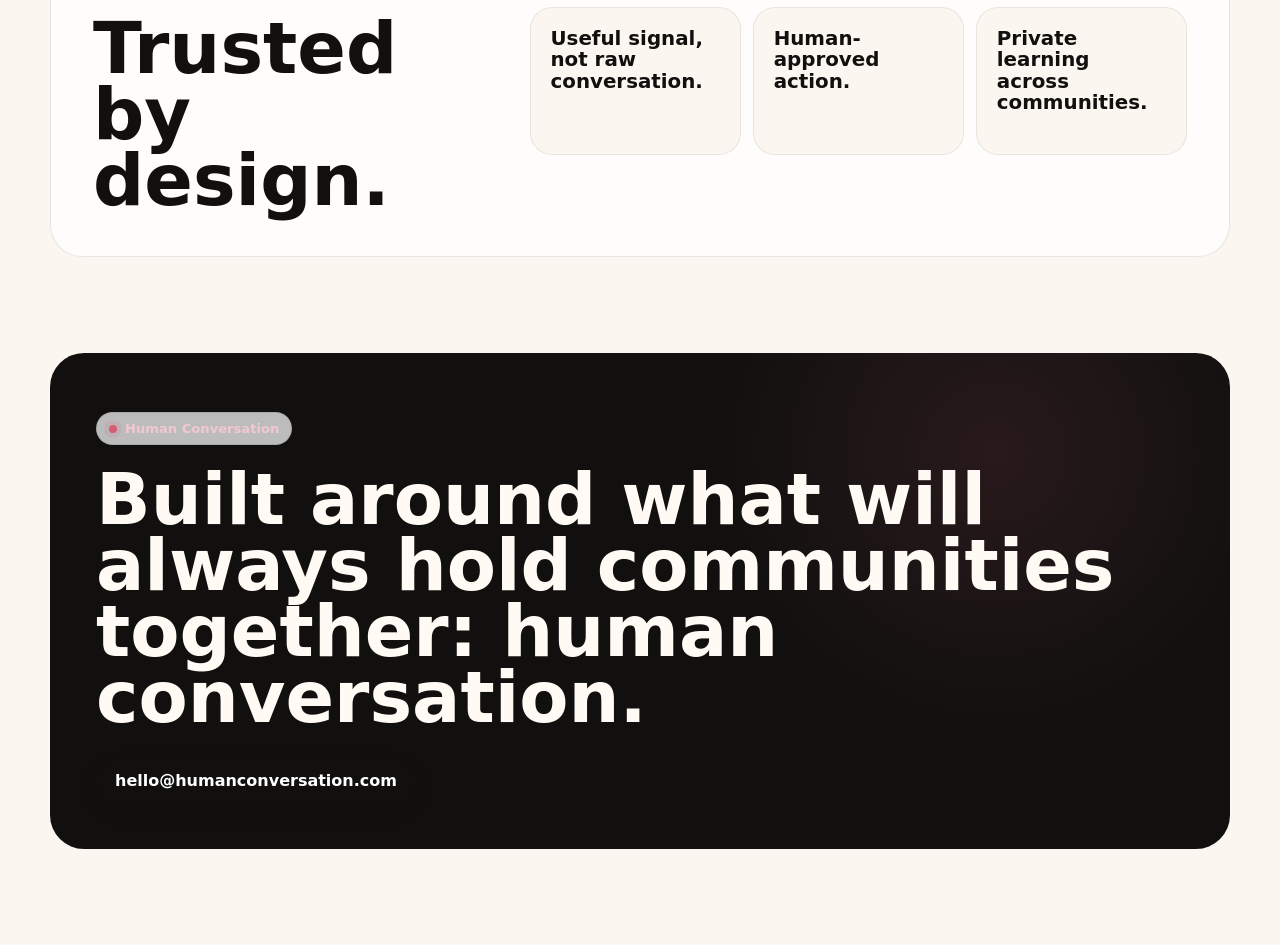
<file: learning-system.html>
<!doctype html>
<html lang="en">
  <head>
    <meta charset="utf-8">
    <meta name="viewport" content="width=device-width, initial-scale=1">
    <title>Human Conversation | Community Intelligence</title>
    <meta name="description" content="Human Conversation turns trusted human conversations into community intelligence: who feels connected, with whom, and what should happen next.">
    <link rel="stylesheet" href="styles.css?v=series-b-polish-v16">
  </head>
  <body class="learning-page investor-page">
    <nav class="nav light learning-nav investor-nav">
      <a class="brand" href="learning-system.html" aria-label="Human Conversation">
        <span class="mark"><span></span></span>
        Human Conversation
      </a>
      <div class="nav-links">
        <a href="#product">Product</a>
        <a href="#graph">Graph</a>
        <a href="#trust">Trust</a>
      </div>
      <div class="nav-actions">
        <a class="btn primary" href="mailto:hello@humanconversation.com?subject=Human%20Conversation%20demo">Request a demo</a>
      </div>
    </nav>

    <main>
      <section class="investor-hero" id="top">
        <div class="wrap investor-hero-grid">
          <div class="investor-copy">
            <p class="kicker">Community intelligence from real conversations</p>
            <h1>Connection becomes intelligence.</h1>
            <p>
              Human Conversation turns trusted human conversations into a living graph
              of who feels connected, with whom, and what should happen next.
            </p>
            <a class="btn primary" href="mailto:hello@humanconversation.com?subject=Human%20Conversation%20demo">Request a demo</a>
          </div>

          <div class="investor-product-card">
            <div class="learning-app simple-product-app" aria-label="Human Conversation product dashboard">
              <div class="app-topbar">
                <div>
                  <b>Conversation intelligence</b>
                  <span>Person. Context. Next move.</span>
                </div>
                <em>Human approved</em>
              </div>
              <div class="simple-product-stage" aria-label="Conversation to action flow">
                <article class="simple-step">
                  <span>Who</span>
                  <b>Returning member</b>
                </article>
                <i class="simple-arrow" aria-hidden="true"></i>
                <article class="simple-step primary">
                  <span>Ask</span>
                  <b>Where did you feel connected?</b>
                </article>
                <i class="simple-arrow" aria-hidden="true"></i>
                <article class="simple-step">
                  <span>Next</span>
                  <b>Invite right room</b>
                </article>
              </div>
              <div class="simple-approval">
                <div class="simple-graph" aria-hidden="true">
                  <span></span>
                  <i></i>
                  <span></span>
                  <i></i>
                  <span></span>
                </div>
                <b>Connection graph updated</b>
                <em>Approve</em>
              </div>
            </div>
          </div>
        </div>
      </section>

      <section class="investor-section" id="product">
        <div class="wrap">
          <div class="investor-section-head">
            <p class="kicker">Platform</p>
            <h2>The layer between activity data and felt connection.</h2>
          </div>
          <div class="investor-built-grid">
            <article>
              <span>01</span>
              <b>Identify connection gaps</b>
              <p>New, drifting, returning, or ready to connect others.</p>
            </article>
            <article>
              <span>02</span>
              <b>Guide better conversations</b>
              <p>The right question at the right human moment.</p>
            </article>
            <article>
              <span>03</span>
              <b>Coordinate the next move</b>
              <p>Invite, introduce, group, schedule, or follow up.</p>
            </article>
          </div>
          <div class="category-chain" aria-label="Human Conversation category value chain">
            <div><span>Activity data</span><b>Who showed up</b></div>
            <i></i>
            <div class="active"><span>Conversation intelligence</span><b>Who felt connected</b></div>
            <i></i>
            <div><span>Coordination</span><b>What should happen next</b></div>
          </div>
        </div>
      </section>

      <section class="investor-section investor-graph-section" id="graph">
        <div class="wrap investor-graph-grid">
          <div class="investor-graph-copy">
            <p class="kicker">Connection graph</p>
            <h2>Every conversation makes the community smarter.</h2>
            <p>
              The graph learns which hosts, peers, rooms, invitations, and moments
              create felt connection.
            </p>
          </div>
          <div class="connection-map-card" aria-label="Connection graph visualization">
            <div class="connection-map">
              <div class="map-center">Felt<br>connection</div>
              <div class="map-node node-person"><span>Who</span><b>Person</b></div>
              <div class="map-node node-moment"><span>Where</span><b>Room</b></div>
              <div class="map-node node-peer"><span>With whom</span><b>Peer</b></div>
              <div class="map-node node-next"><span>Next</span><b>Invite</b></div>
            </div>
            <div class="map-outcomes">
              <div><span>Inside</span><b>What works improves</b></div>
              <div><span>Across</span><b>Patterns stay private</b></div>
              <div><span>Over time</span><b>Connection compounds</b></div>
            </div>
          </div>
        </div>
      </section>

      <section class="investor-section investor-trust" id="trust">
        <div class="wrap investor-trust-box">
          <div>
            <p class="kicker">Trust boundary</p>
            <h2>Trusted by design.</h2>
          </div>
          <div class="investor-trust-grid">
            <b>Useful signal, not raw conversation.</b>
            <b>Human-approved action.</b>
            <b>Private learning across communities.</b>
          </div>
        </div>
      </section>

      <section class="investor-close">
        <div class="wrap investor-close-box">
          <p class="kicker">Human Conversation</p>
          <h2>Built around what will always hold communities together: human conversation.</h2>
          <a class="btn primary" href="mailto:hello@humanconversation.com?subject=Human%20Conversation%20demo">hello@humanconversation.com</a>
        </div>
      </section>
    </main>
  </body>
</html>
</file>
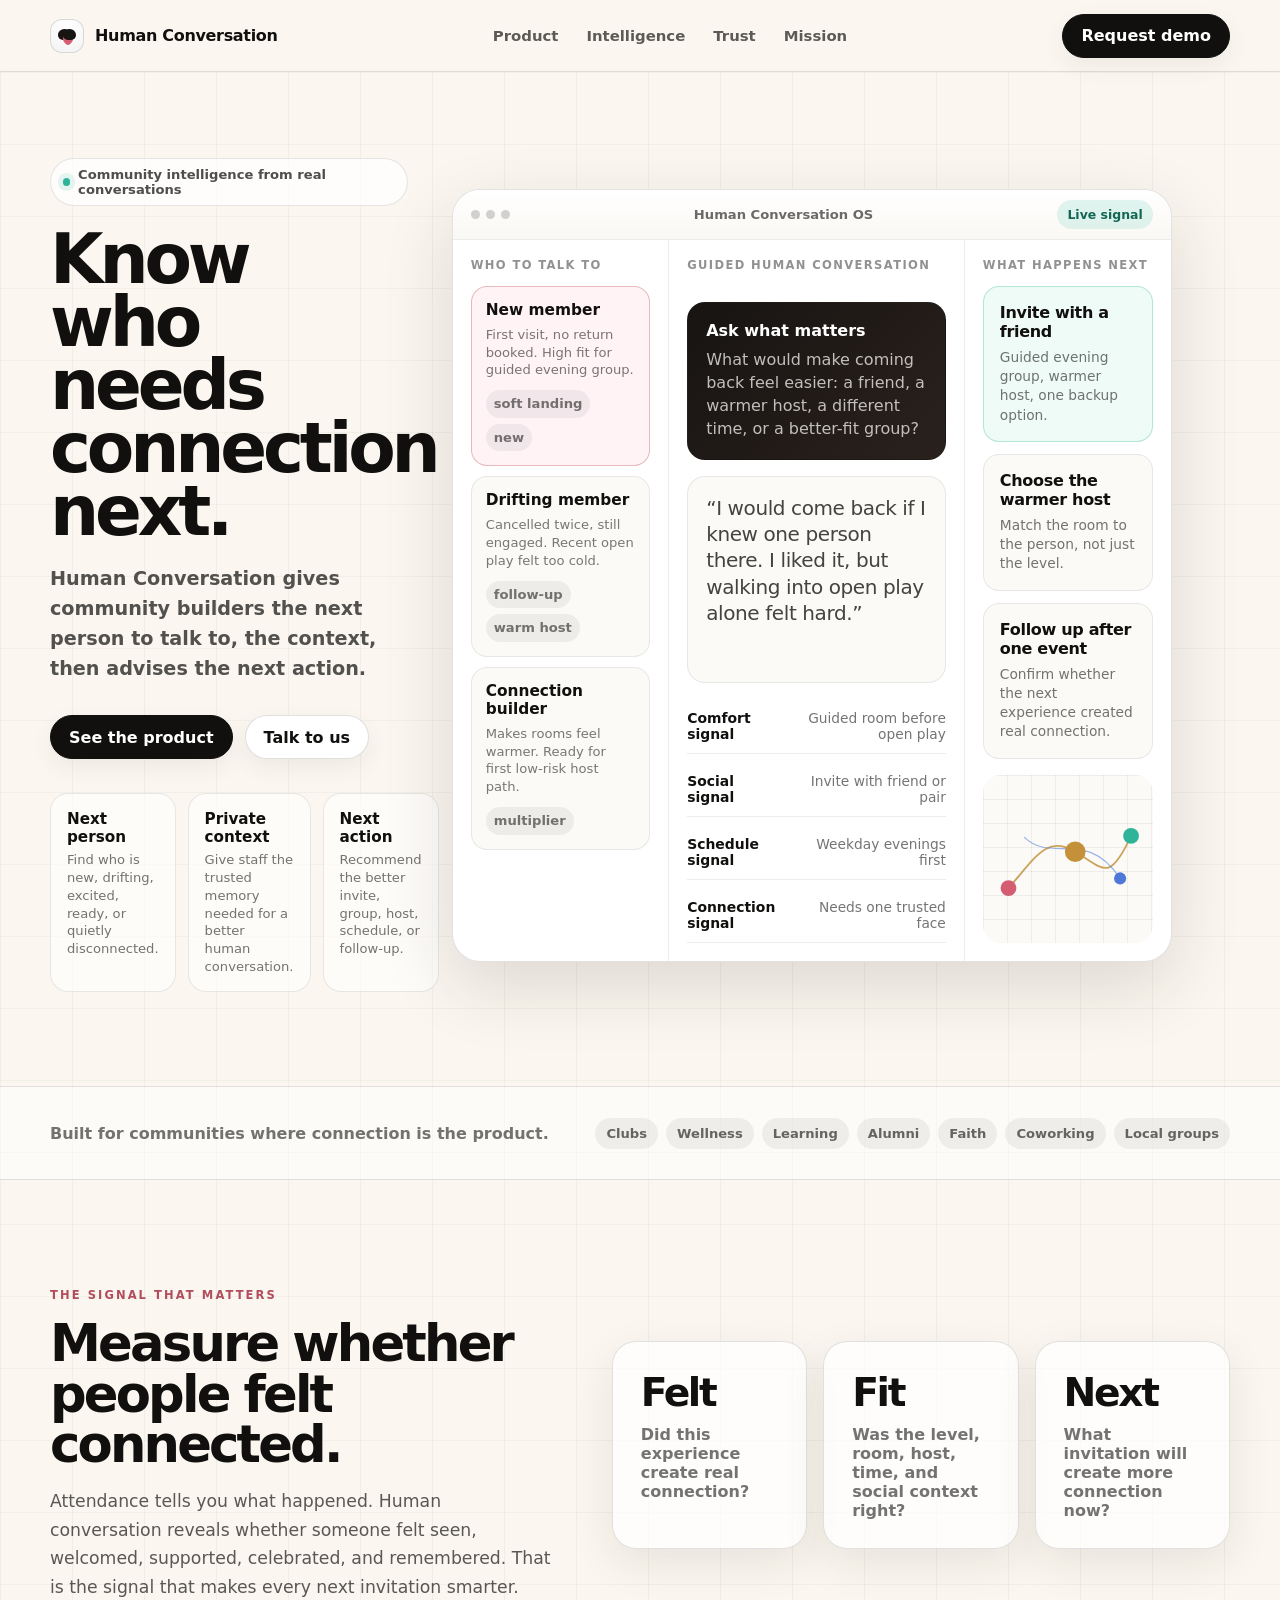
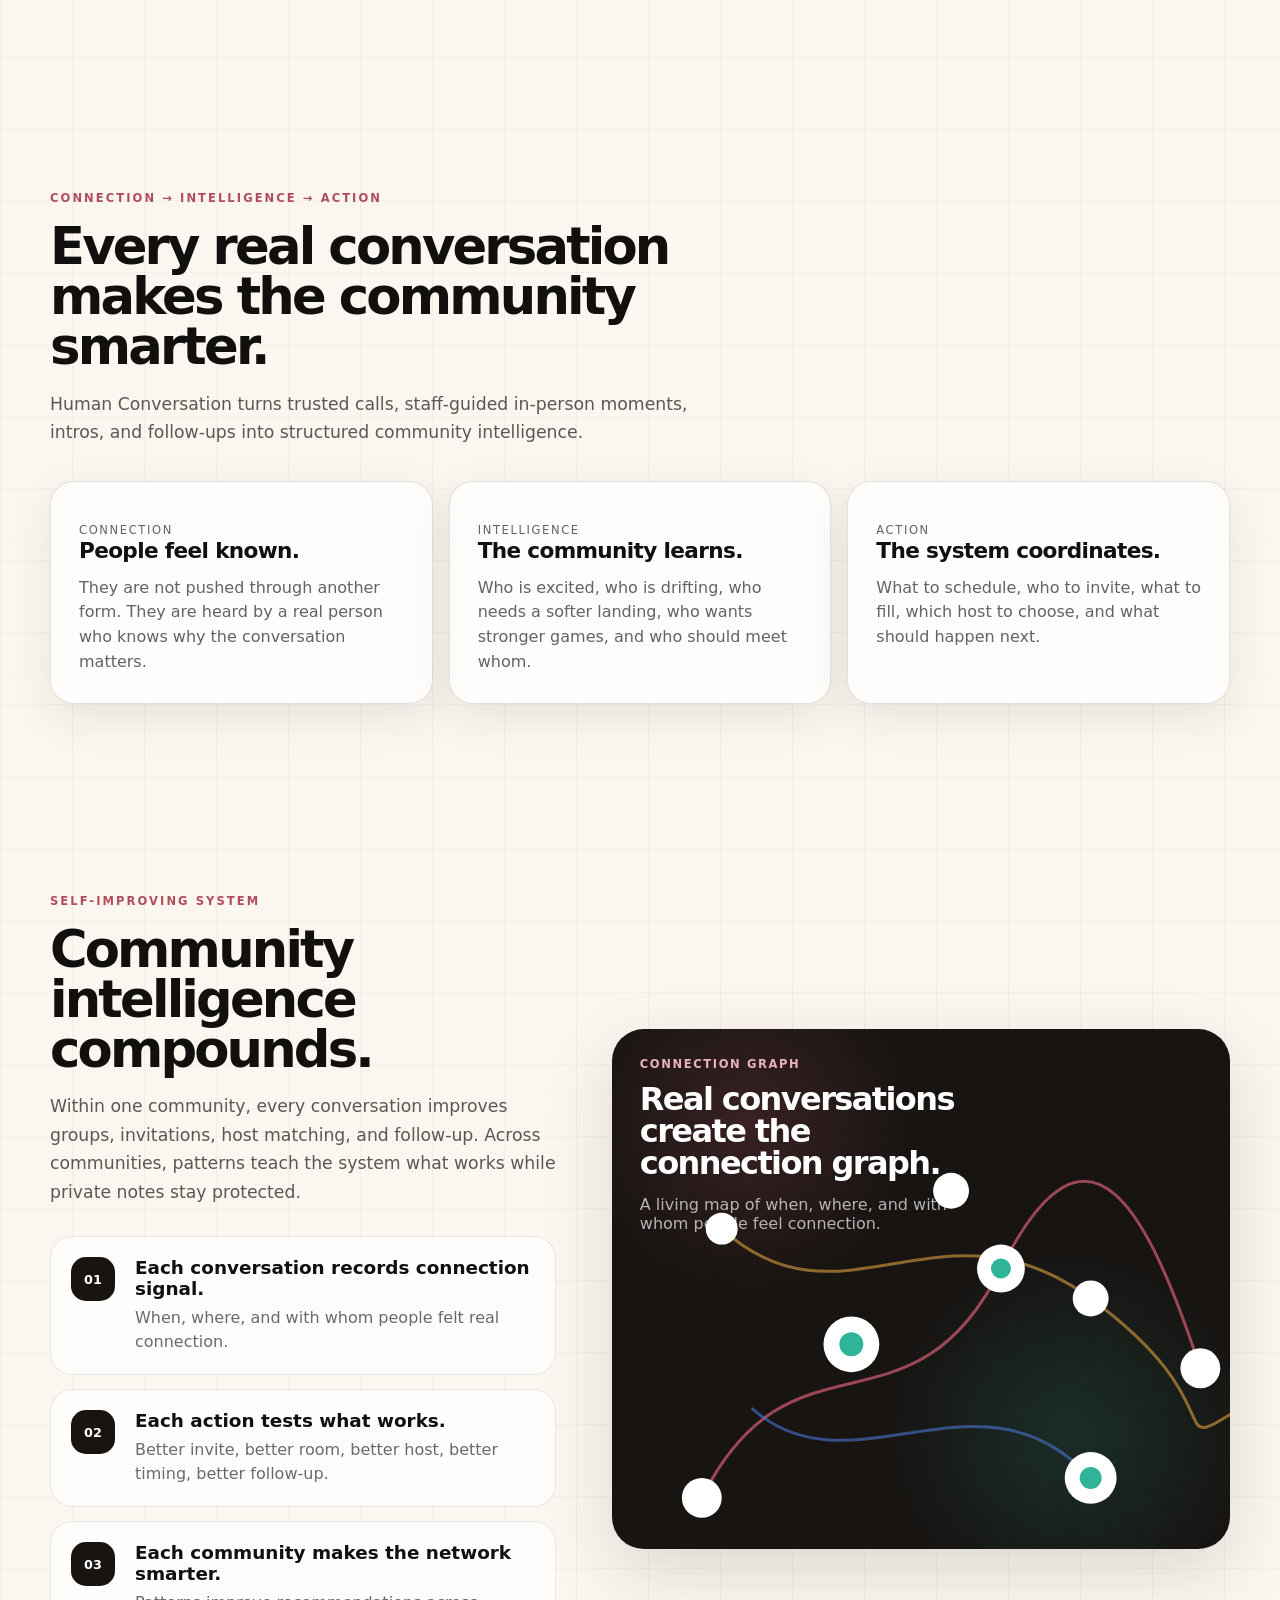
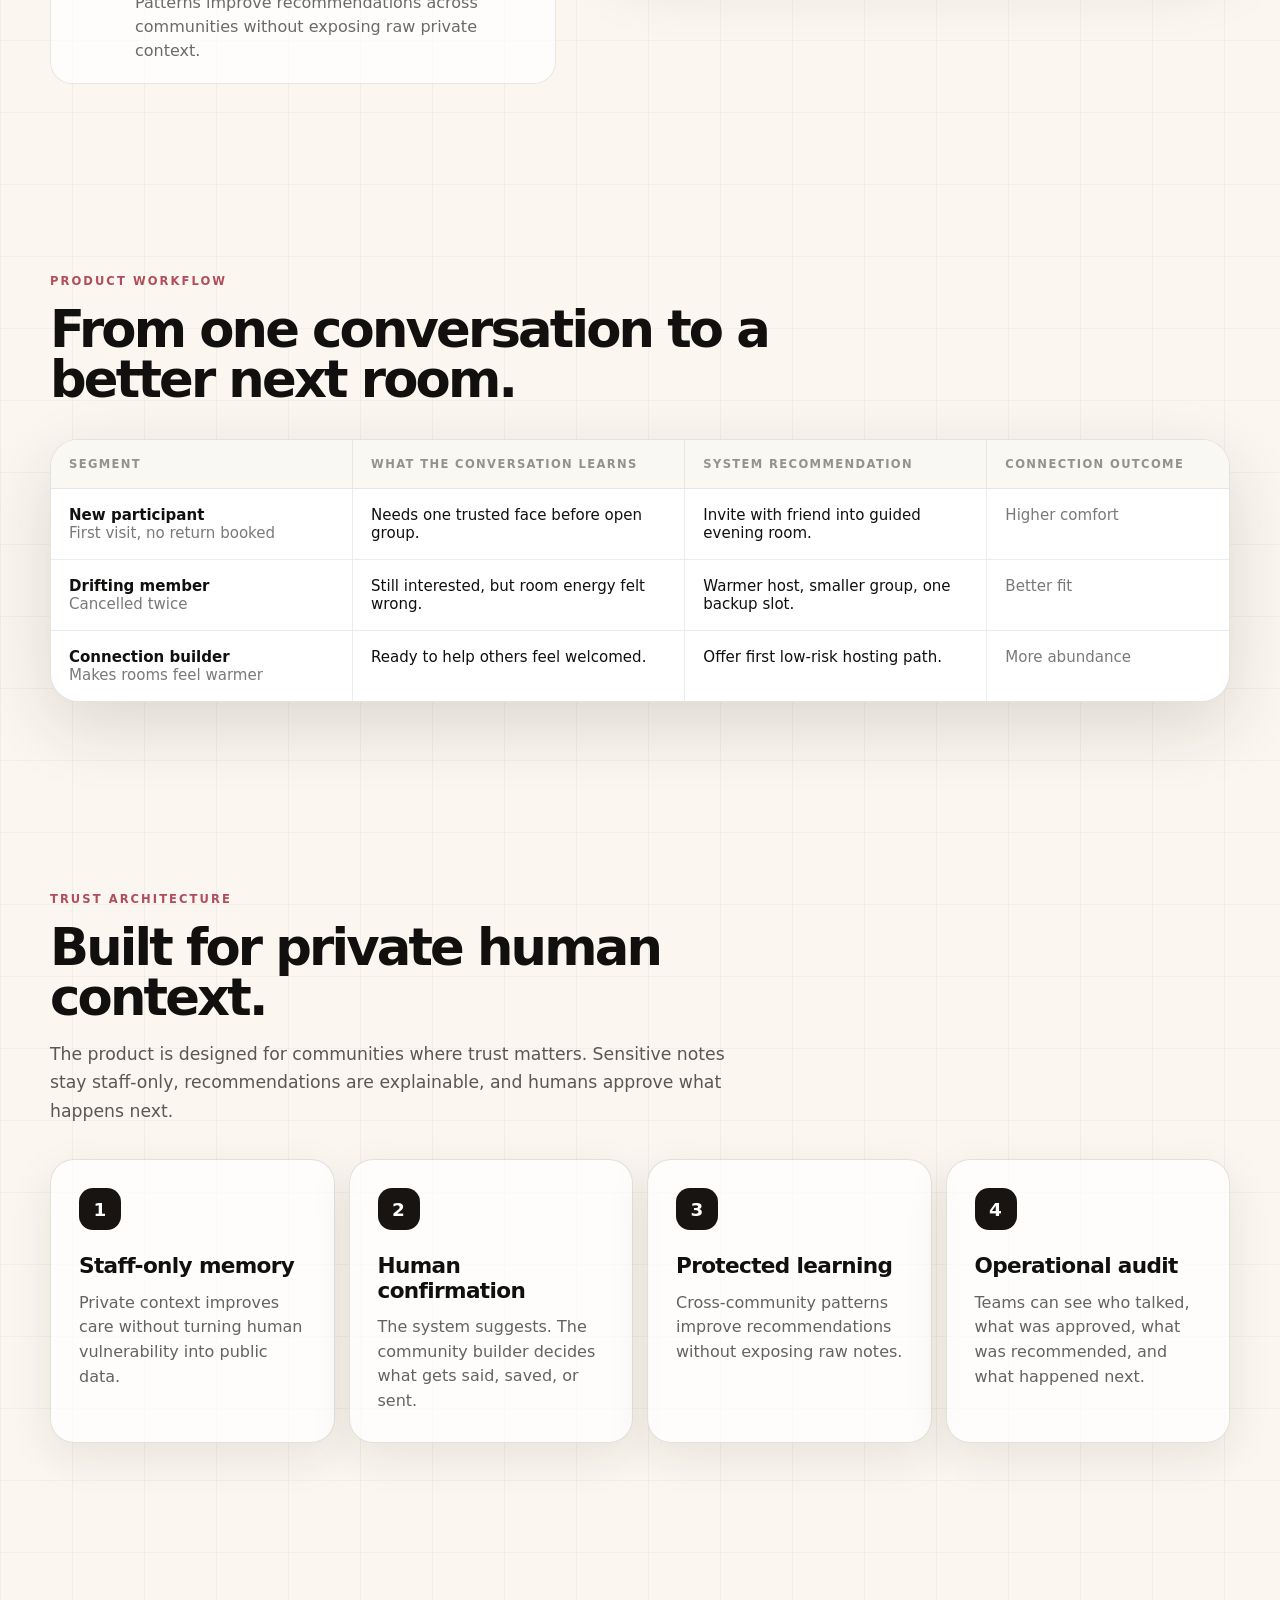
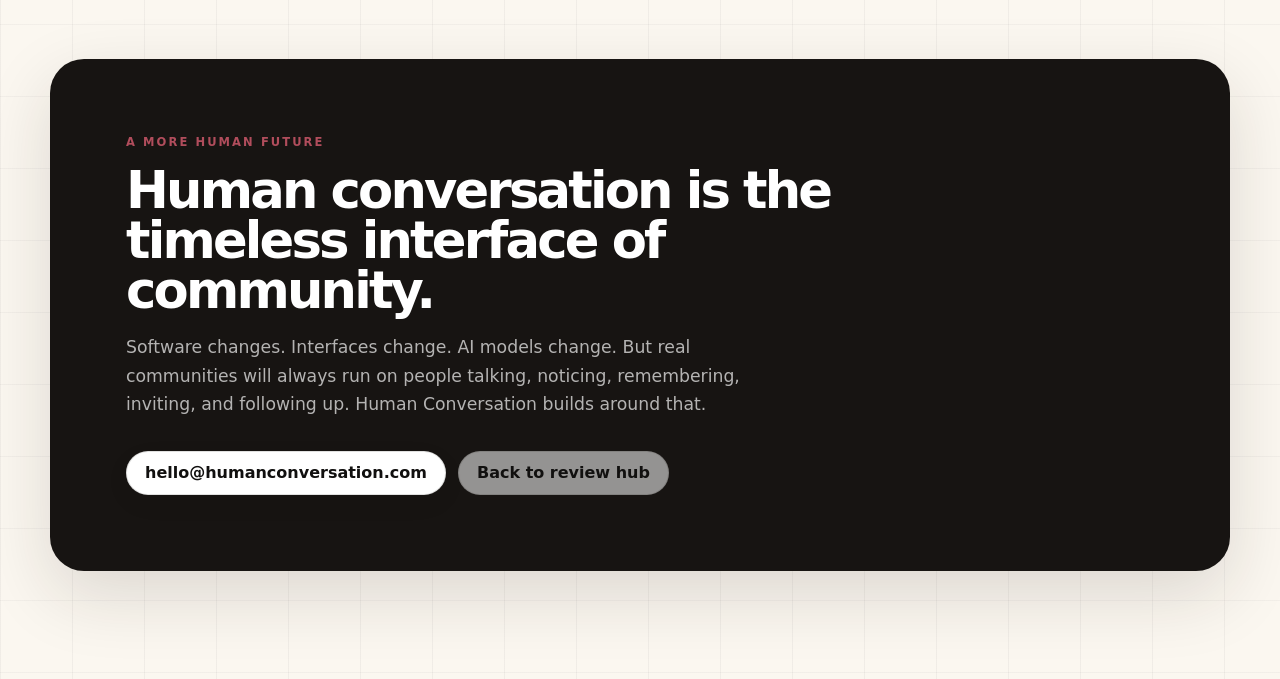
<file: platform.html>
<!doctype html>
<html lang="en">
  <head>
    <meta charset="utf-8">
    <meta name="viewport" content="width=device-width, initial-scale=1">
    <title>Human Conversation | Community Intelligence Platform</title>
    <meta name="description" content="Human Conversation gives community builders the next person to talk to, the context, then advises the next action.">
    <link rel="stylesheet" href="styles.css?v=series-b-polish-v6">
    <script>
      if (new URLSearchParams(window.location.search).get("review") === "1") {
        document.documentElement.classList.add("review-mode");
      }
    </script>
  </head>
  <body class="platform-page">
    <nav class="nav light">
      <a class="brand" href="index.html" aria-label="Human Conversation">
        <span class="mark"><span></span></span>
        Human Conversation
      </a>
      <div class="nav-links">
        <a href="#product">Product</a>
        <a href="#intelligence">Intelligence</a>
        <a href="#trust">Trust</a>
        <a href="#mission">Mission</a>
      </div>
      <div class="nav-actions">
        <div class="site-switcher compact" aria-label="Website options">
          <a class="active" href="platform.html?review=1">Site A</a>
          <a href="human-layer.html?review=1">Site B</a>
          <a href="cinematic.html?review=1">Site C</a>
          <a href="learning-system.html?review=1">Site D</a>
          <a href="breathing-system.html?review=1">Site E</a>
          <a href="product-system.html?review=1">Site F</a>
        </div>
        <a class="btn primary" href="mailto:hello@humanconversation.com">Request demo</a>
      </div>
    </nav>

    <main>
      <section class="platform-hero">
        <div class="wrap platform-hero-grid">
          <div>
            <div class="kicker">Community intelligence from real conversations</div>
            <h1 class="headline">Know who needs connection next.</h1>
            <p class="subhead">
              Human Conversation gives community builders the next person to talk to,
              the context, then advises the next action.
            </p>
            <div class="hero-actions">
              <a class="btn primary" href="#product">See the product</a>
              <a class="btn" href="mailto:hello@humanconversation.com">Talk to us</a>
            </div>
            <div class="hero-proof" aria-label="Product capabilities">
              <div class="proof-tile">
                <b>Next person</b>
                <span>Find who is new, drifting, excited, ready, or quietly disconnected.</span>
              </div>
              <div class="proof-tile">
                <b>Private context</b>
                <span>Give staff the trusted memory needed for a better human conversation.</span>
              </div>
              <div class="proof-tile">
                <b>Next action</b>
                <span>Recommend the better invite, group, host, schedule, or follow-up.</span>
              </div>
            </div>
          </div>

          <div class="surface product-surface" id="product" aria-label="Human Conversation product interface">
            <div class="surface-top">
              <div class="dots"><i></i><i></i><i></i></div>
              <div class="surface-title">Human Conversation OS</div>
              <div class="status-pill">Live signal</div>
            </div>
            <div class="product-grid">
              <div class="product-col">
                <p class="ui-section-label">Who to talk to</p>
                <div class="person-card active">
                  <strong>New member</strong>
                  <span>First visit, no return booked. High fit for guided evening group.</span>
                  <div class="badge-row"><span class="badge">soft landing</span><span class="badge">new</span></div>
                </div>
                <div class="person-card">
                  <strong>Drifting member</strong>
                  <span>Cancelled twice, still engaged. Recent open play felt too cold.</span>
                  <div class="badge-row"><span class="badge">follow-up</span><span class="badge">warm host</span></div>
                </div>
                <div class="person-card">
                  <strong>Connection builder</strong>
                  <span>Makes rooms feel warmer. Ready for first low-risk host path.</span>
                  <div class="badge-row"><span class="badge">multiplier</span></div>
                </div>
              </div>

              <div class="product-col">
                <div class="conversation-panel">
                  <p class="ui-section-label">Guided human conversation</p>
                  <div class="prompt-card">
                    <strong>Ask what matters</strong>
                    <p>What would make coming back feel easier: a friend, a warmer host, a different time, or a better-fit group?</p>
                  </div>
                  <div class="transcript">
                    <blockquote>“I would come back if I knew one person there. I liked it, but walking into open play alone felt hard.”</blockquote>
                  </div>
                  <div class="signal-list">
                    <div class="signal-row"><b>Comfort signal</b><span>Guided room before open play</span></div>
                    <div class="signal-row"><b>Social signal</b><span>Invite with friend or pair</span></div>
                    <div class="signal-row"><b>Schedule signal</b><span>Weekday evenings first</span></div>
                    <div class="signal-row"><b>Connection signal</b><span>Needs one trusted face</span></div>
                  </div>
                </div>
              </div>

              <div class="product-col">
                <p class="ui-section-label">What happens next</p>
                <div class="action-card recommended">
                  <h4>Invite with a friend</h4>
                  <p>Guided evening group, warmer host, one backup option.</p>
                </div>
                <div class="action-card">
                  <h4>Choose the warmer host</h4>
                  <p>Match the room to the person, not just the level.</p>
                </div>
                <div class="action-card">
                  <h4>Follow up after one event</h4>
                  <p>Confirm whether the next experience created real connection.</p>
                </div>
                <div class="graph-mini" aria-label="Connection graph preview">
                  <svg viewBox="0 0 280 168" role="img">
                    <path d="M42 132 C88 80 105 44 152 72 S208 124 244 46" fill="none" stroke="#c4913a" stroke-width="3" opacity=".82"/>
                    <path d="M68 48 C112 92 170 32 226 116" fill="none" stroke="#4d78d8" stroke-width="2" opacity=".55"/>
                    <circle cx="42" cy="132" r="13" fill="#d45d72"/>
                    <circle cx="152" cy="72" r="17" fill="#c4913a"/>
                    <circle cx="244" cy="46" r="13" fill="#2fb49a"/>
                    <circle cx="226" cy="116" r="10" fill="#4d78d8"/>
                  </svg>
                </div>
              </div>
            </div>
          </div>
        </div>
      </section>

      <section class="band">
        <div class="wrap band-inner">
          <p>Built for communities where connection is the product.</p>
          <div class="segment-tabs" aria-label="Community segments">
            <span>Clubs</span><span>Wellness</span><span>Learning</span><span>Alumni</span><span>Faith</span><span>Coworking</span><span>Local groups</span>
          </div>
        </div>
      </section>

      <section class="section">
        <div class="wrap split">
          <div>
            <p class="eyebrow">The signal that matters</p>
            <h2 class="section-title">Measure whether people felt connected.</h2>
            <p class="section-copy">
              Attendance tells you what happened. Human conversation reveals whether someone felt seen,
              welcomed, supported, celebrated, and remembered. That is the signal that makes every next
              invitation smarter.
            </p>
          </div>
          <div class="grid-3">
            <div class="card card-pad metric">
              <strong>Felt</strong>
              <span>Did this experience create real connection?</span>
            </div>
            <div class="card card-pad metric">
              <strong>Fit</strong>
              <span>Was the level, room, host, time, and social context right?</span>
            </div>
            <div class="card card-pad metric">
              <strong>Next</strong>
              <span>What invitation will create more connection now?</span>
            </div>
          </div>
        </div>
      </section>

      <section class="section tight" id="intelligence">
        <div class="wrap">
          <p class="eyebrow">Connection → Intelligence → Action</p>
          <h2 class="section-title">Every real conversation makes the community smarter.</h2>
          <p class="section-copy">
            Human Conversation turns trusted calls, staff-guided in-person moments, intros, and follow-ups
            into structured community intelligence.
          </p>
          <div class="grid-3" style="margin-top: 34px;">
            <article class="card card-pad">
              <p class="mini-label">Connection</p>
              <h3>People feel known.</h3>
              <p>They are not pushed through another form. They are heard by a real person who knows why the conversation matters.</p>
            </article>
            <article class="card card-pad">
              <p class="mini-label">Intelligence</p>
              <h3>The community learns.</h3>
              <p>Who is excited, who is drifting, who needs a softer landing, who wants stronger games, and who should meet whom.</p>
            </article>
            <article class="card card-pad">
              <p class="mini-label">Action</p>
              <h3>The system coordinates.</h3>
              <p>What to schedule, who to invite, what to fill, which host to choose, and what should happen next.</p>
            </article>
          </div>
        </div>
      </section>

      <section class="section">
        <div class="wrap split">
          <div>
            <p class="eyebrow">Self-improving system</p>
            <h2 class="section-title">Community intelligence compounds.</h2>
            <p class="section-copy">
              Within one community, every conversation improves groups, invitations, host matching, and follow-up.
              Across communities, patterns teach the system what works while private notes stay protected.
            </p>
            <div class="loop-steps" style="margin-top: 30px;">
              <div class="loop-step">
                <div>
                  <h3>Each conversation records connection signal.</h3>
                  <p>When, where, and with whom people felt real connection.</p>
                </div>
              </div>
              <div class="loop-step">
                <div>
                  <h3>Each action tests what works.</h3>
                  <p>Better invite, better room, better host, better timing, better follow-up.</p>
                </div>
              </div>
              <div class="loop-step">
                <div>
                  <h3>Each community makes the network smarter.</h3>
                  <p>Patterns improve recommendations across communities without exposing raw private context.</p>
                </div>
              </div>
            </div>
          </div>
          <div class="network-panel">
            <div class="network-copy">
              <p class="mini-label">Connection graph</p>
              <h3>Real conversations create the connection graph.</h3>
              <p>A living map of when, where, and with whom people feel connection.</p>
            </div>
            <svg class="network-map" viewBox="0 0 620 520" aria-label="Community intelligence network">
              <path d="M70 390 C160 210 280 340 370 160 S520 110 570 260" fill="none" stroke="#d45d72" stroke-width="3" opacity=".7"/>
              <path d="M90 120 C210 230 310 80 460 190 S530 350 610 300" fill="none" stroke="#c4913a" stroke-width="3" opacity=".68"/>
              <path d="M120 300 C220 390 350 250 460 370" fill="none" stroke="#4d78d8" stroke-width="3" opacity=".58"/>
              <g fill="#fff">
                <circle cx="90" cy="120" r="16"/><circle cx="70" cy="390" r="20"/><circle cx="220" cy="236" r="28"/>
                <circle cx="320" cy="82" r="18"/><circle cx="370" cy="160" r="24"/><circle cx="460" cy="190" r="18"/>
                <circle cx="460" cy="370" r="26"/><circle cx="570" cy="260" r="20"/>
              </g>
              <g fill="#2fb49a">
                <circle cx="220" cy="236" r="12"/><circle cx="460" cy="370" r="11"/><circle cx="370" cy="160" r="10"/>
              </g>
            </svg>
          </div>
        </div>
      </section>

      <section class="section tight">
        <div class="wrap">
          <p class="eyebrow">Product workflow</p>
          <h2 class="section-title">From one conversation to a better next room.</h2>
          <div class="surface data-table" style="margin-top: 34px;">
            <div class="table-row table-head">
              <div>Segment</div><div>What the conversation learns</div><div>System recommendation</div><div>Connection outcome</div>
            </div>
            <div class="table-row">
              <div><b>New participant</b><br><span>First visit, no return booked</span></div>
              <div>Needs one trusted face before open group.</div>
              <div>Invite with friend into guided evening room.</div>
              <div><span>Higher comfort</span></div>
            </div>
            <div class="table-row">
              <div><b>Drifting member</b><br><span>Cancelled twice</span></div>
              <div>Still interested, but room energy felt wrong.</div>
              <div>Warmer host, smaller group, one backup slot.</div>
              <div><span>Better fit</span></div>
            </div>
            <div class="table-row">
              <div><b>Connection builder</b><br><span>Makes rooms feel warmer</span></div>
              <div>Ready to help others feel welcomed.</div>
              <div>Offer first low-risk hosting path.</div>
              <div><span>More abundance</span></div>
            </div>
          </div>
        </div>
      </section>

      <section class="section" id="trust">
        <div class="wrap">
          <p class="eyebrow">Trust architecture</p>
          <h2 class="section-title">Built for private human context.</h2>
          <p class="section-copy">
            The product is designed for communities where trust matters. Sensitive notes stay staff-only,
            recommendations are explainable, and humans approve what happens next.
          </p>
          <div class="grid-4 privacy-grid">
            <article class="card card-pad trust-card">
              <div class="trust-icon">1</div>
              <h3>Staff-only memory</h3>
              <p>Private context improves care without turning human vulnerability into public data.</p>
            </article>
            <article class="card card-pad trust-card">
              <div class="trust-icon">2</div>
              <h3>Human confirmation</h3>
              <p>The system suggests. The community builder decides what gets said, saved, or sent.</p>
            </article>
            <article class="card card-pad trust-card">
              <div class="trust-icon">3</div>
              <h3>Protected learning</h3>
              <p>Cross-community patterns improve recommendations without exposing raw notes.</p>
            </article>
            <article class="card card-pad trust-card">
              <div class="trust-icon">4</div>
              <h3>Operational audit</h3>
              <p>Teams can see who talked, what was approved, what was recommended, and what happened next.</p>
            </article>
          </div>
        </div>
      </section>

      <section class="section" id="mission">
        <div class="wrap final-cta">
          <p class="eyebrow">A more human future</p>
          <h2 class="section-title">Human conversation is the timeless interface of community.</h2>
          <p class="section-copy">
            Software changes. Interfaces change. AI models change. But real communities will always run on people
            talking, noticing, remembering, inviting, and following up. Human Conversation builds around that.
          </p>
          <div class="hero-actions">
            <a class="btn" href="mailto:hello@humanconversation.com">hello@humanconversation.com</a>
            <a class="btn ghost" href="index.html">Back to review hub</a>
          </div>
        </div>
      </section>
    </main>
  </body>
</html>
</file>
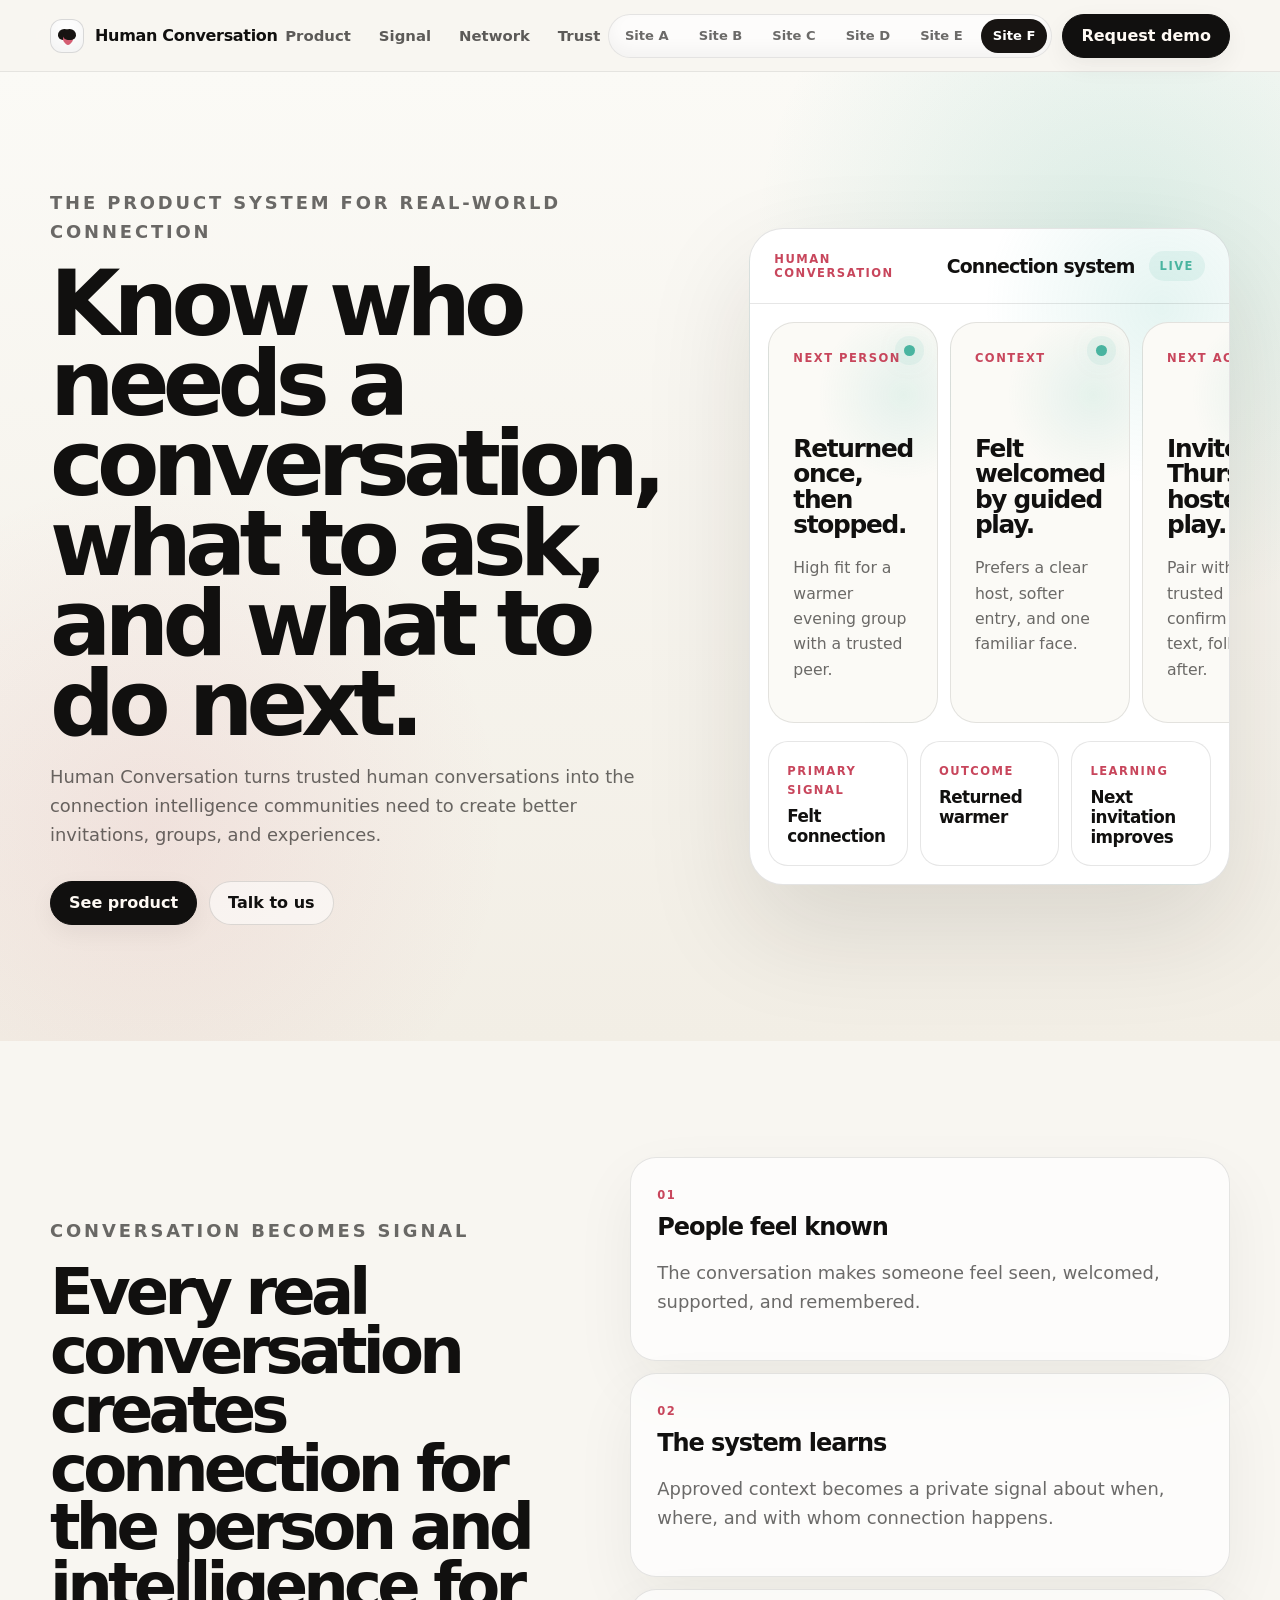
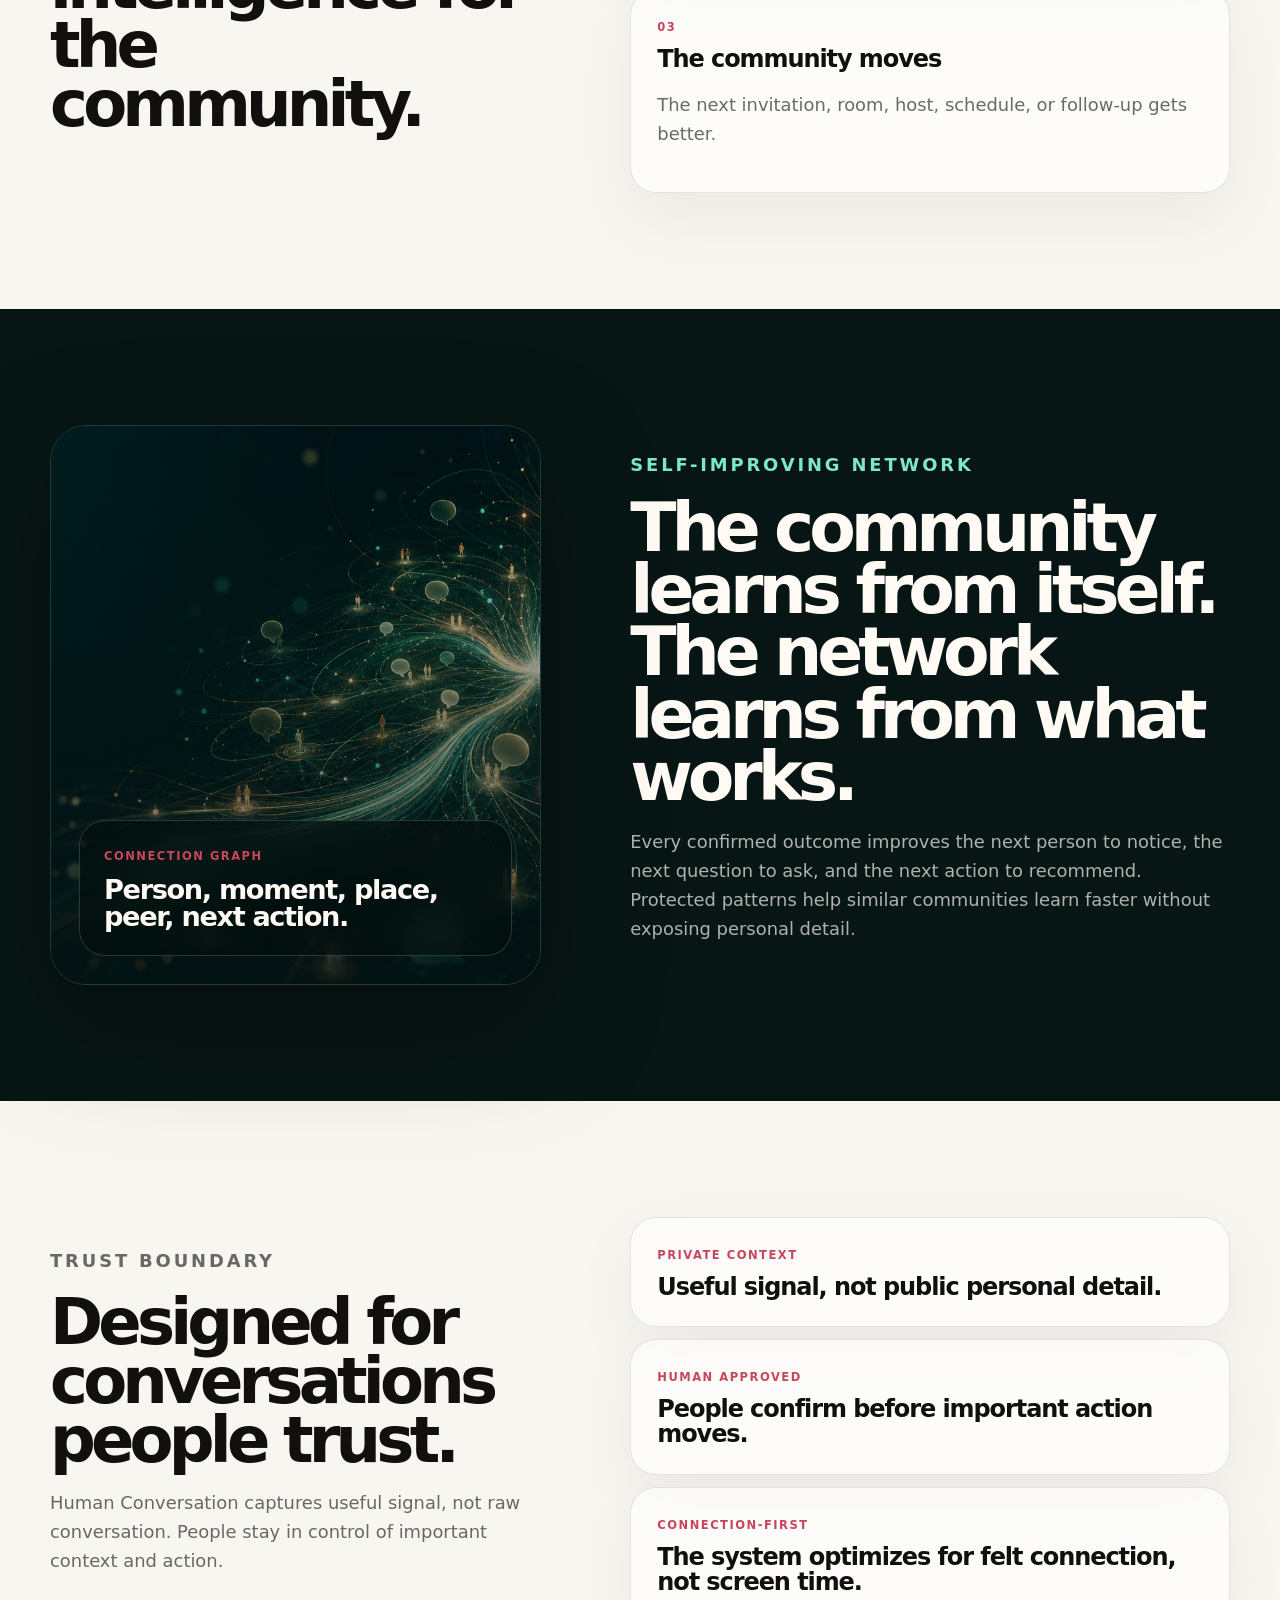
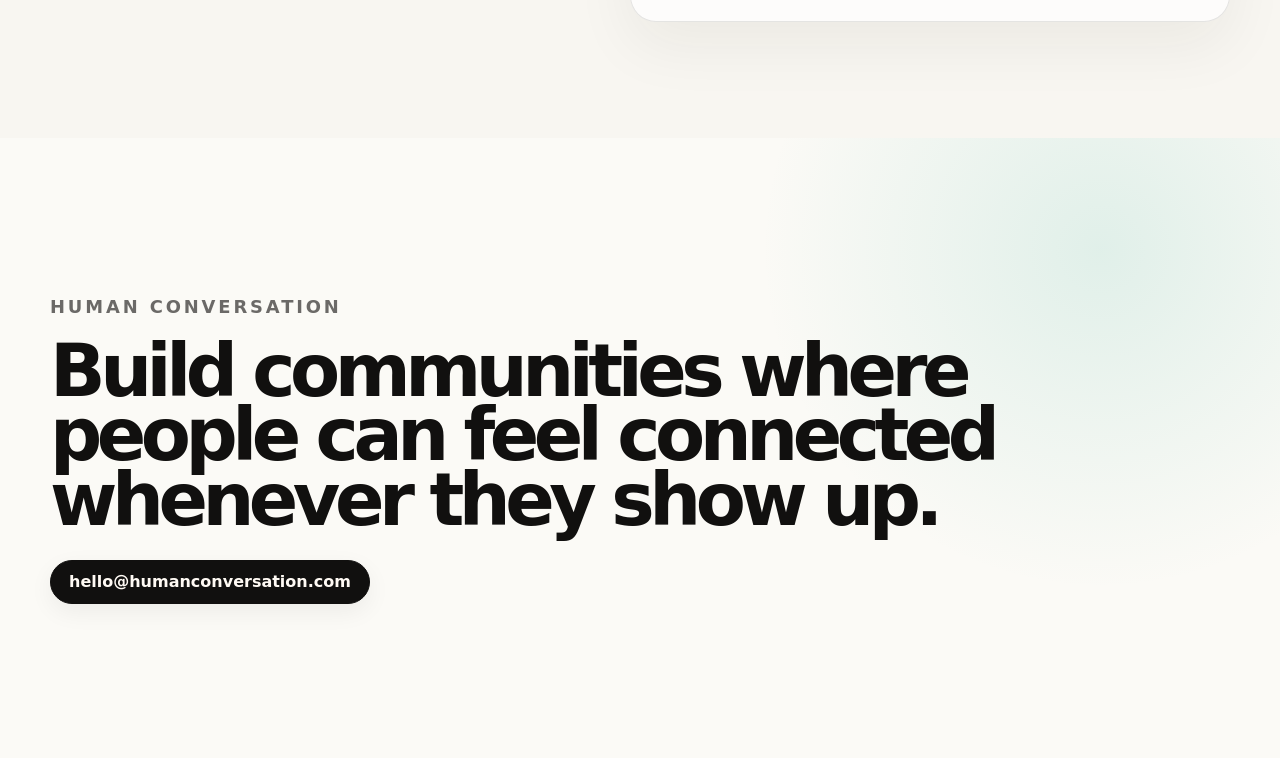
<file: product-system.html>
<!doctype html>
<html lang="en">
  <head>
    <meta charset="utf-8">
    <meta name="viewport" content="width=device-width, initial-scale=1">
    <title>Human Conversation | Product System</title>
    <meta name="description" content="Human Conversation gives community builders the next person to talk to, the context, and the next action.">
    <link rel="stylesheet" href="styles.css?v=series-b-polish-v11">
    <script>
      if (new URLSearchParams(window.location.search).get("review") === "1") {
        document.documentElement.classList.add("review-mode");
      }
    </script>
  </head>
  <body class="product-system-page">
    <nav class="nav product-system-nav">
      <a class="brand" href="product-system.html" aria-label="Human Conversation">
        <span class="mark"><span></span></span>
        Human Conversation
      </a>
      <div class="nav-links">
        <a href="#product">Product</a>
        <a href="#signal">Signal</a>
        <a href="#network">Network</a>
        <a href="#trust">Trust</a>
      </div>
      <div class="nav-actions">
        <div class="site-switcher compact" aria-label="Website options">
          <a href="platform.html?review=1">Site A</a>
          <a href="human-layer.html?review=1">Site B</a>
          <a href="cinematic.html?review=1">Site C</a>
          <a href="learning-system.html?review=1">Site D</a>
          <a href="breathing-system.html?review=1">Site E</a>
          <a class="active" href="product-system.html?review=1">Site F</a>
        </div>
        <a class="btn primary" href="mailto:hello@humanconversation.com?subject=Human%20Conversation%20demo">Request demo</a>
      </div>
    </nav>

    <main>
      <section class="ps-hero">
        <div class="wrap ps-hero-grid">
          <div class="ps-hero-copy">
            <p class="ps-kicker">The product system for real-world connection</p>
            <h1>Know who needs a conversation, what to ask, and what to do next.</h1>
            <p>
              Human Conversation turns trusted human conversations into the connection intelligence
              communities need to create better invitations, groups, and experiences.
            </p>
            <div class="ps-actions">
              <a class="btn primary" href="#product">See product</a>
              <a class="btn ghost" href="mailto:hello@humanconversation.com?subject=Human%20Conversation%20demo">Talk to us</a>
            </div>
          </div>

          <div class="ps-console" id="product" aria-label="Human Conversation product console">
            <div class="ps-console-top">
              <span>Human Conversation</span>
              <b>Connection system</b>
              <em>Live</em>
            </div>
            <div class="ps-lanes">
              <article>
                <span>Next person</span>
                <b>Returned once, then stopped.</b>
                <p>High fit for a warmer evening group with a trusted peer.</p>
              </article>
              <article>
                <span>Context</span>
                <b>Felt welcomed by guided play.</b>
                <p>Prefers a clear host, softer entry, and one familiar face.</p>
              </article>
              <article>
                <span>Next action</span>
                <b>Invite to Thursday hosted play.</b>
                <p>Pair with a trusted peer, confirm by text, follow up after.</p>
              </article>
            </div>
            <div class="ps-measure">
              <div><span>Primary signal</span><b>Felt connection</b></div>
              <div><span>Outcome</span><b>Returned warmer</b></div>
              <div><span>Learning</span><b>Next invitation improves</b></div>
            </div>
          </div>
        </div>
      </section>

      <section class="ps-section ps-signal" id="signal">
        <div class="wrap ps-split">
          <div>
            <p class="ps-kicker">Conversation becomes signal</p>
            <h2>Every real conversation creates connection for the person and intelligence for the community.</h2>
          </div>
          <div class="ps-flow">
            <article>
              <span>01</span>
              <b>People feel known</b>
              <p>The conversation makes someone feel seen, welcomed, supported, and remembered.</p>
            </article>
            <article>
              <span>02</span>
              <b>The system learns</b>
              <p>Approved context becomes a private signal about when, where, and with whom connection happens.</p>
            </article>
            <article>
              <span>03</span>
              <b>The community moves</b>
              <p>The next invitation, room, host, schedule, or follow-up gets better.</p>
            </article>
          </div>
        </div>
      </section>

      <section class="ps-section ps-network" id="network">
        <div class="wrap ps-network-grid">
          <div class="ps-network-art" aria-label="Connection graph visual">
            <img src="assets/human-conversation-connection-field.png" alt="Connection field made from human conversations" loading="lazy" decoding="async">
            <div class="ps-graph-card">
              <span>Connection graph</span>
              <b>Person, moment, place, peer, next action.</b>
            </div>
          </div>
          <div>
            <p class="ps-kicker">Self-improving network</p>
            <h2>The community learns from itself. The network learns from what works.</h2>
            <p>
              Every confirmed outcome improves the next person to notice, the next question to ask,
              and the next action to recommend. Protected patterns help similar communities learn faster
              without exposing personal detail.
            </p>
          </div>
        </div>
      </section>

      <section class="ps-section ps-trust" id="trust">
        <div class="wrap ps-trust-grid">
          <div>
            <p class="ps-kicker">Trust boundary</p>
            <h2>Designed for conversations people trust.</h2>
            <p>
              Human Conversation captures useful signal, not raw conversation. People stay in control
              of important context and action.
            </p>
          </div>
          <div class="ps-trust-list">
            <article><span>Private context</span><b>Useful signal, not public personal detail.</b></article>
            <article><span>Human approved</span><b>People confirm before important action moves.</b></article>
            <article><span>Connection-first</span><b>The system optimizes for felt connection, not screen time.</b></article>
          </div>
        </div>
      </section>

      <section class="ps-close">
        <div class="wrap">
          <p class="ps-kicker">Human Conversation</p>
          <h2>Build communities where people can feel connected whenever they show up.</h2>
          <a class="btn primary" href="mailto:hello@humanconversation.com?subject=Human%20Conversation%20demo">hello@humanconversation.com</a>
        </div>
      </section>
    </main>
  </body>
</html>
</file>
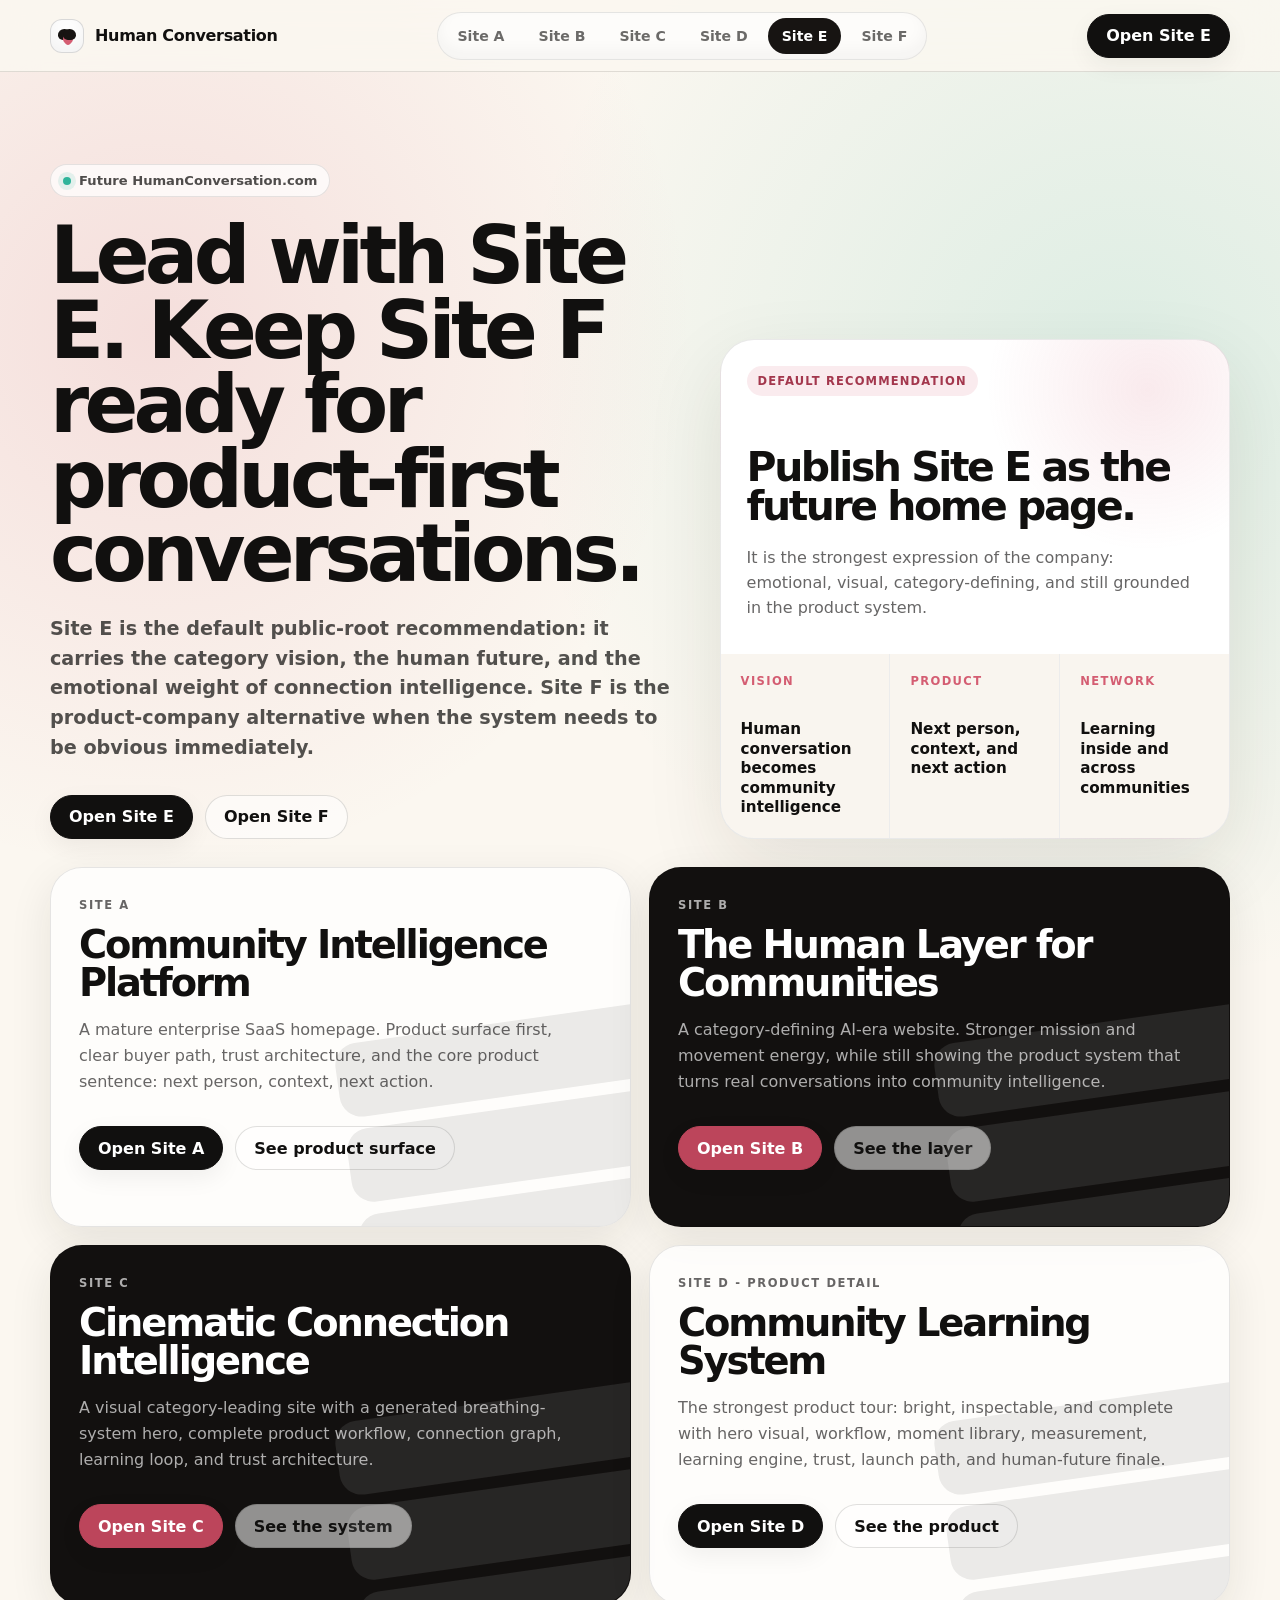
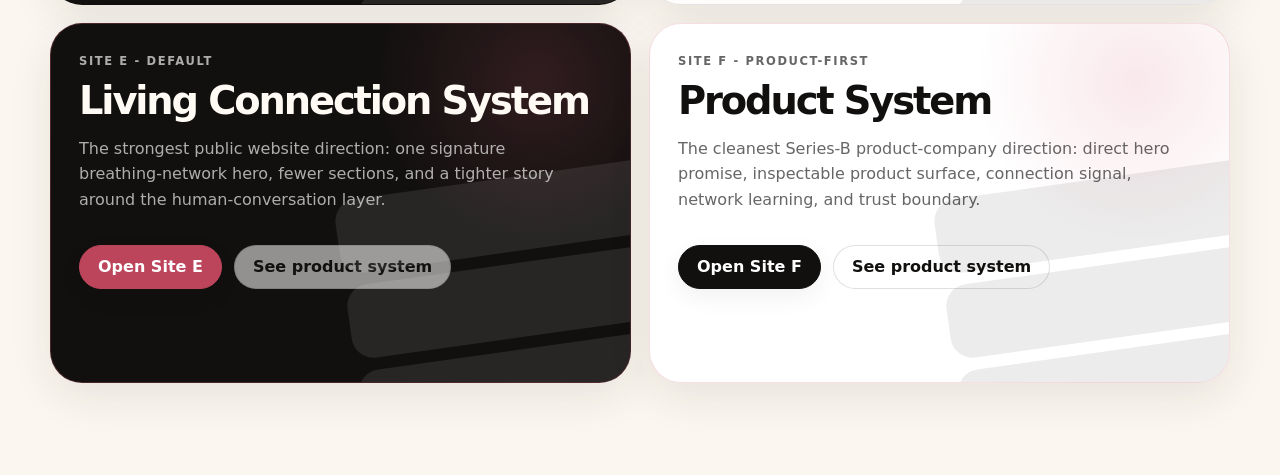
<file: review.html>
﻿<!doctype html>
<html lang="en">
  <head>
    <meta charset="utf-8">
    <meta name="viewport" content="width=device-width, initial-scale=1">
    <title>Human Conversation | Future Website Directions</title>
    <meta name="description" content="A leadership review package for the future HumanConversation.com website.">
    <link rel="stylesheet" href="styles.css?v=series-b-polish-v11">
  </head>
  <body class="hub">
    <nav class="nav light">
      <a class="brand" href="index.html" aria-label="Human Conversation">
        <span class="mark"><span></span></span>
        Human Conversation
      </a>
      <div class="site-switcher" aria-label="Website options">
        <a href="platform.html?review=1">Site A</a>
        <a href="human-layer.html?review=1">Site B</a>
        <a href="cinematic.html?review=1">Site C</a>
        <a href="learning-system.html?review=1">Site D</a>
        <a class="active" href="breathing-system.html?review=1">Site E</a>
        <a href="product-system.html?review=1">Site F</a>
      </div>
      <div class="nav-actions">
        <a class="btn primary" href="breathing-system.html?review=1">Open Site E</a>
      </div>
    </nav>

    <main class="page">
      <section class="hub-hero">
        <div class="wrap">
          <div class="hub-intro-grid">
            <div>
              <div class="kicker">Future HumanConversation.com</div>
              <h1 class="headline">Lead with Site E. Keep Site F ready for product-first conversations.</h1>
              <p class="subhead">
                Site E is the default public-root recommendation: it carries the category vision,
                the human future, and the emotional weight of connection intelligence. Site F is the
                product-company alternative when the system needs to be obvious immediately.
              </p>
              <div class="hero-actions">
                <a class="btn primary" href="breathing-system.html?review=1">Open Site E</a>
                <a class="btn ghost" href="product-system.html?review=1">Open Site F</a>
              </div>
            </div>
            <aside class="hub-recommendation" aria-label="Recommended website direction">
              <span>Default recommendation</span>
              <h2>Publish Site E as the future home page.</h2>
              <p>
                It is the strongest expression of the company: emotional, visual, category-defining,
                and still grounded in the product system.
              </p>
              <div class="recommendation-proof">
                <div><b>Vision</b><small>Human conversation becomes community intelligence</small></div>
                <div><b>Product</b><small>Next person, context, and next action</small></div>
                <div><b>Network</b><small>Learning inside and across communities</small></div>
              </div>
            </aside>
          </div>

          <div class="hub-grid" id="review">
            <article class="direction-card">
              <p class="mini-label">Site A</p>
              <h2>Community Intelligence Platform</h2>
              <p>
                A mature enterprise SaaS homepage. Product surface first, clear buyer path,
                trust architecture, and the core product sentence: next person, context, next action.
              </p>
              <div class="hero-actions">
                <a class="btn primary" href="platform.html?review=1">Open Site A</a>
                <a class="btn ghost" href="platform.html?review=1#product">See product surface</a>
              </div>
              <div class="preview-bars" aria-hidden="true">
                <i></i><i></i><i></i>
              </div>
            </article>

            <article class="direction-card dark">
              <p class="mini-label">Site B</p>
              <h2>The Human Layer for Communities</h2>
              <p>
                A category-defining AI-era website. Stronger mission and movement energy,
                while still showing the product system that turns real conversations into community intelligence.
              </p>
              <div class="hero-actions">
                <a class="btn rose" href="human-layer.html?review=1">Open Site B</a>
                <a class="btn ghost" href="human-layer.html?review=1#layer">See the layer</a>
              </div>
              <div class="preview-bars" aria-hidden="true">
                <i></i><i></i><i></i>
              </div>
            </article>

            <article class="direction-card dark">
              <p class="mini-label">Site C</p>
              <h2>Cinematic Connection Intelligence</h2>
              <p>
                A visual category-leading site with a generated breathing-system hero,
                complete product workflow, connection graph, learning loop, and trust architecture.
              </p>
              <div class="hero-actions">
                <a class="btn rose" href="cinematic.html?review=1">Open Site C</a>
                <a class="btn ghost" href="cinematic.html?review=1#product">See the system</a>
              </div>
              <div class="preview-bars" aria-hidden="true">
                <i></i><i></i><i></i>
              </div>
            </article>

            <article class="direction-card">
              <p class="mini-label">Site D - Product detail</p>
              <h2>Community Learning System</h2>
              <p>
                The strongest product tour: bright, inspectable, and complete
                with hero visual, workflow, moment library, measurement, learning engine, trust, launch path, and human-future finale.
              </p>
              <div class="hero-actions">
                <a class="btn primary" href="learning-system.html?review=1">Open Site D</a>
                <a class="btn ghost" href="learning-system.html?review=1#product">See the product</a>
              </div>
              <div class="preview-bars" aria-hidden="true">
                <i></i><i></i><i></i>
              </div>
            </article>

            <article class="direction-card dark recommended-card">
              <p class="mini-label">Site E - Default</p>
              <h2>Living Connection System</h2>
              <p>
                The strongest public website direction: one signature breathing-network hero,
                fewer sections, and a tighter story around the human-conversation layer.
              </p>
              <div class="hero-actions">
                <a class="btn rose" href="breathing-system.html?review=1">Open Site E</a>
                <a class="btn ghost" href="breathing-system.html?review=1#product">See product system</a>
              </div>
              <div class="preview-bars" aria-hidden="true">
                <i></i><i></i><i></i>
              </div>
            </article>

            <article class="direction-card recommended-card">
              <p class="mini-label">Site F - Product-first</p>
              <h2>Product System</h2>
              <p>
                The cleanest Series-B product-company direction: direct hero promise,
                inspectable product surface, connection signal, network learning, and trust boundary.
              </p>
              <div class="hero-actions">
                <a class="btn primary" href="product-system.html?review=1">Open Site F</a>
                <a class="btn ghost" href="product-system.html?review=1#product">See product system</a>
              </div>
              <div class="preview-bars" aria-hidden="true">
                <i></i><i></i><i></i>
              </div>
            </article>
          </div>
        </div>
      </section>
    </main>
  </body>
</html>
</file>
<file: styles.css>
:root {
  --ink: #11100f;
  --muted: #65615a;
  --line: rgba(20, 18, 15, 0.12);
  --paper: #fbf7f0;
  --white: #ffffff;
  --rose: #d45d72;
  --rose-soft: #f7dce3;
  --amber: #c4913a;
  --mint: #2fb49a;
  --blue: #4d78d8;
  --violet: #7a5cf0;
  --shadow: 0 24px 70px rgba(34, 28, 18, 0.14);
  --shadow-soft: 0 14px 44px rgba(34, 28, 18, 0.09);
  font-family: Inter, ui-sans-serif, system-ui, -apple-system, BlinkMacSystemFont, "Segoe UI", sans-serif;
  color: var(--ink);
  background: var(--paper);
}

* {
  box-sizing: border-box;
}

html {
  scroll-behavior: smooth;
}

body {
  margin: 0;
  min-width: 320px;
  color: var(--ink);
  background: var(--paper);
  overflow-x: hidden;
}

a {
  color: inherit;
  text-decoration: none;
}

button,
input {
  font: inherit;
}

.page {
  min-height: 100vh;
  overflow: hidden;
}

.wrap {
  width: min(1180px, calc(100% - 48px));
  margin: 0 auto;
}

.nav {
  position: sticky;
  top: 0;
  z-index: 20;
  display: flex;
  align-items: center;
  justify-content: space-between;
  height: 72px;
  padding: 0 max(24px, calc((100vw - 1180px) / 2));
  border-bottom: 1px solid var(--line);
  backdrop-filter: blur(18px);
}

.nav.light {
  background: rgba(251, 247, 240, 0.86);
}

.nav.glass {
  background: rgba(255, 255, 255, 0.78);
}

.brand {
  display: inline-flex;
  gap: 11px;
  align-items: center;
  font-weight: 760;
  letter-spacing: -0.02em;
}

.mark {
  position: relative;
  width: 34px;
  height: 34px;
  border: 1px solid rgba(17, 16, 15, 0.16);
  border-radius: 12px;
  background: var(--white);
  box-shadow: inset 0 -8px 18px rgba(17, 16, 15, 0.05);
}

.mark::before,
.mark::after {
  content: "";
  position: absolute;
  width: 13px;
  height: 11px;
  border-radius: 9px 9px 7px 7px;
  background: #171412;
  top: 9px;
}

.mark::before {
  left: 7px;
}

.mark::after {
  right: 7px;
}

.mark span {
  position: absolute;
  width: 10px;
  height: 10px;
  left: 12px;
  top: 14px;
  transform: rotate(45deg);
  border-radius: 3px 5px 3px 5px;
  background: var(--rose);
}

.nav-links {
  display: flex;
  align-items: center;
  gap: 28px;
  color: rgba(17, 16, 15, 0.68);
  font-size: 0.93rem;
  font-weight: 650;
}

.nav-links a:hover {
  color: var(--ink);
}

.nav-actions {
  display: flex;
  align-items: center;
  gap: 10px;
}

.site-switcher {
  display: inline-flex;
  gap: 6px;
  align-items: center;
  padding: 5px;
  border: 1px solid rgba(17, 16, 15, 0.1);
  border-radius: 999px;
  background: rgba(255, 255, 255, 0.68);
  box-shadow: inset 0 -8px 16px rgba(17, 16, 15, 0.04);
}

.site-switcher a {
  display: inline-flex;
  min-height: 36px;
  align-items: center;
  justify-content: center;
  padding: 0 14px;
  border-radius: 999px;
  color: rgba(17, 16, 15, 0.62);
  font-size: 0.88rem;
  font-weight: 820;
  white-space: nowrap;
}

.site-switcher a:hover,
.site-switcher a.active {
  color: #fff;
  background: #171412;
}

.site-switcher.compact {
  padding: 4px;
}

.platform-page .site-switcher.compact,
.human-page .site-switcher.compact,
.cinematic-page .site-switcher.compact,
.learning-page .site-switcher.compact,
.breathing-page .site-switcher.compact {
  display: none;
}

.review-mode .site-switcher.compact {
  display: inline-flex;
}

.site-switcher.compact a {
  min-height: 34px;
  padding: 0 12px;
  font-size: 0.82rem;
}

.dark-switcher {
  border-color: rgba(255, 255, 255, 0.1);
  background: rgba(255, 255, 255, 0.08);
  box-shadow: none;
}

.dark-switcher a {
  color: rgba(255, 255, 255, 0.62);
}

.dark-switcher a:hover,
.dark-switcher a.active {
  color: #091211;
  background: #72d9c4;
}

.btn {
  display: inline-flex;
  align-items: center;
  justify-content: center;
  gap: 9px;
  min-height: 44px;
  padding: 0 18px;
  border: 1px solid rgba(17, 16, 15, 0.13);
  border-radius: 999px;
  background: var(--white);
  color: var(--ink);
  font-weight: 760;
  box-shadow: 0 8px 24px rgba(20, 18, 15, 0.06);
}

.btn.primary {
  border-color: var(--ink);
  background: var(--ink);
  color: #fff;
}

.btn.rose {
  border-color: #bc455b;
  background: #bc455b;
  color: #fff;
}

.btn.ghost {
  background: rgba(255, 255, 255, 0.54);
  box-shadow: none;
}

.eyebrow {
  margin: 0 0 16px;
  color: #b14d5c;
  font-size: 0.72rem;
  font-weight: 820;
  letter-spacing: 0.18em;
  text-transform: uppercase;
}

.kicker {
  display: inline-flex;
  align-items: center;
  gap: 8px;
  margin-bottom: 22px;
  padding: 8px 12px;
  border: 1px solid rgba(17, 16, 15, 0.1);
  border-radius: 999px;
  color: rgba(17, 16, 15, 0.74);
  background: rgba(255, 255, 255, 0.72);
  font-size: 0.82rem;
  font-weight: 720;
}

.kicker::before {
  content: "";
  width: 8px;
  height: 8px;
  border-radius: 99px;
  background: var(--mint);
  box-shadow: 0 0 0 5px rgba(47, 180, 154, 0.12);
}

.headline {
  margin: 0;
  max-width: 950px;
  font-size: clamp(3.1rem, 7vw, 7rem);
  line-height: 0.91;
  letter-spacing: -0.06em;
}

.headline span {
  color: #b6465a;
}

.subhead {
  margin: 22px 0 0;
  max-width: 690px;
  color: rgba(17, 16, 15, 0.72);
  font-size: clamp(1.08rem, 1.5vw, 1.28rem);
  line-height: 1.55;
  font-weight: 560;
}

.hero-actions {
  display: flex;
  flex-wrap: wrap;
  gap: 12px;
  margin-top: 32px;
}

.section {
  padding: 108px 0;
}

.section.tight {
  padding: 82px 0;
}

.section-title {
  margin: 0;
  max-width: 760px;
  font-size: clamp(2.15rem, 4vw, 4.35rem);
  line-height: 0.98;
  letter-spacing: -0.055em;
}

.section-copy {
  margin: 18px 0 0;
  max-width: 680px;
  color: rgba(17, 16, 15, 0.69);
  font-size: 1.08rem;
  line-height: 1.65;
  font-weight: 540;
}

.split {
  display: grid;
  grid-template-columns: minmax(0, 0.9fr) minmax(0, 1.1fr);
  gap: 56px;
  align-items: center;
}

.grid-3 {
  display: grid;
  grid-template-columns: repeat(3, minmax(0, 1fr));
  gap: 16px;
}

.grid-4 {
  display: grid;
  grid-template-columns: repeat(4, minmax(0, 1fr));
  gap: 14px;
}

.card {
  border: 1px solid var(--line);
  border-radius: 24px;
  background: rgba(255, 255, 255, 0.72);
  box-shadow: var(--shadow-soft);
}

.card-pad {
  padding: 28px;
}

.mini-label {
  margin: 0 0 12px;
  color: #aa4858;
  font-size: 0.72rem;
  font-weight: 820;
  letter-spacing: 0.14em;
  text-transform: uppercase;
}

.card h3 {
  margin: 0;
  font-size: 1.35rem;
  line-height: 1.12;
  letter-spacing: -0.03em;
}

.card p {
  margin: 12px 0 0;
  color: rgba(17, 16, 15, 0.65);
  line-height: 1.55;
  font-weight: 520;
}

.metric {
  display: flex;
  flex-direction: column;
  gap: 10px;
  min-height: 150px;
}

.metric strong {
  font-size: 2.45rem;
  letter-spacing: -0.06em;
}

.metric span {
  color: rgba(17, 16, 15, 0.58);
  font-weight: 640;
}

.surface {
  border: 1px solid rgba(17, 16, 15, 0.12);
  border-radius: 28px;
  background: #fff;
  box-shadow: var(--shadow);
  overflow: hidden;
}

.surface-top {
  display: flex;
  align-items: center;
  justify-content: space-between;
  height: 50px;
  padding: 0 18px;
  border-bottom: 1px solid rgba(17, 16, 15, 0.08);
  background: linear-gradient(180deg, #fff, #faf8f4);
}

.dots {
  display: flex;
  gap: 6px;
}

.dots i {
  width: 9px;
  height: 9px;
  border-radius: 50%;
  background: rgba(17, 16, 15, 0.18);
}

.surface-title {
  color: rgba(17, 16, 15, 0.62);
  font-size: 0.82rem;
  font-weight: 760;
}

.product-grid {
  display: grid;
  grid-template-columns: 0.82fr 1.12fr 0.78fr;
  min-height: 520px;
}

.product-col {
  min-width: 0;
  padding: 18px;
  border-right: 1px solid rgba(17, 16, 15, 0.08);
}

.product-col:last-child {
  border-right: 0;
}

.ui-section-label {
  margin: 0 0 14px;
  color: rgba(17, 16, 15, 0.46);
  font-size: 0.72rem;
  font-weight: 840;
  letter-spacing: 0.12em;
  text-transform: uppercase;
}

.person-card {
  display: grid;
  gap: 7px;
  margin-bottom: 10px;
  padding: 14px;
  border: 1px solid rgba(17, 16, 15, 0.08);
  border-radius: 16px;
  background: #fbfaf7;
}

.person-card.active {
  border-color: rgba(188, 69, 91, 0.34);
  background: #fff3f6;
}

.person-card strong {
  font-size: 0.96rem;
}

.person-card span {
  color: rgba(17, 16, 15, 0.56);
  font-size: 0.82rem;
  line-height: 1.35;
}

.badge-row {
  display: flex;
  flex-wrap: wrap;
  gap: 6px;
  margin-top: 4px;
}

.badge {
  padding: 5px 8px;
  border-radius: 999px;
  color: rgba(17, 16, 15, 0.62);
  background: rgba(17, 16, 15, 0.055);
  font-size: 0.72rem;
  font-weight: 720;
}

.conversation-panel {
  display: grid;
  grid-template-rows: auto auto 1fr;
  gap: 16px;
  height: 100%;
}

.prompt-card {
  padding: 18px;
  border: 1px solid rgba(17, 16, 15, 0.08);
  border-radius: 18px;
  background: linear-gradient(135deg, #171412, #2a211d);
  color: #fff;
}

.prompt-card p {
  margin: 8px 0 0;
  color: rgba(255, 255, 255, 0.72);
  line-height: 1.45;
}

.transcript {
  padding: 18px;
  border: 1px solid rgba(17, 16, 15, 0.08);
  border-radius: 18px;
  background: #fbfaf7;
}

.transcript blockquote {
  margin: 0;
  color: rgba(17, 16, 15, 0.78);
  font-size: 1.25rem;
  line-height: 1.32;
  letter-spacing: -0.02em;
}

.signal-list {
  display: grid;
  gap: 8px;
}

.signal-row {
  display: flex;
  justify-content: space-between;
  gap: 14px;
  padding: 11px 0;
  border-bottom: 1px solid rgba(17, 16, 15, 0.08);
}

.signal-row b {
  font-size: 0.87rem;
}

.signal-row span {
  color: rgba(17, 16, 15, 0.58);
  font-size: 0.86rem;
  text-align: right;
}

.action-card {
  margin-bottom: 12px;
  padding: 16px;
  border: 1px solid rgba(17, 16, 15, 0.08);
  border-radius: 16px;
  background: #fbfaf7;
}

.action-card.recommended {
  border-color: rgba(47, 180, 154, 0.32);
  background: #eefbf7;
}

.action-card h4 {
  margin: 0;
  font-size: 1rem;
  letter-spacing: -0.02em;
}

.action-card p {
  margin: 7px 0 0;
  color: rgba(17, 16, 15, 0.58);
  font-size: 0.86rem;
  line-height: 1.4;
}

.graph-mini {
  position: relative;
  height: 168px;
  margin-top: 16px;
  border-radius: 18px;
  background:
    linear-gradient(rgba(17, 16, 15, 0.055) 1px, transparent 1px),
    linear-gradient(90deg, rgba(17, 16, 15, 0.055) 1px, transparent 1px),
    #fbfaf7;
  background-size: 24px 24px;
  overflow: hidden;
}

.graph-mini svg,
.atlas svg {
  width: 100%;
  height: 100%;
}

.logos {
  display: grid;
  grid-template-columns: repeat(6, 1fr);
  gap: 10px;
  margin-top: 30px;
}

.logo-pill {
  display: flex;
  align-items: center;
  justify-content: center;
  min-height: 60px;
  border: 1px solid rgba(17, 16, 15, 0.08);
  border-radius: 16px;
  color: rgba(17, 16, 15, 0.48);
  background: rgba(255, 255, 255, 0.6);
  font-weight: 760;
}

.loop-steps {
  display: grid;
  gap: 14px;
  counter-reset: step;
}

.loop-step {
  display: grid;
  grid-template-columns: 48px 1fr;
  gap: 16px;
  align-items: start;
  padding: 20px;
  border: 1px solid rgba(17, 16, 15, 0.09);
  border-radius: 22px;
  background: rgba(255, 255, 255, 0.72);
}

.loop-step::before {
  counter-increment: step;
  content: "0" counter(step);
  display: grid;
  place-items: center;
  width: 44px;
  height: 44px;
  border-radius: 15px;
  color: #fff;
  background: #171412;
  font-size: 0.8rem;
  font-weight: 820;
}

.loop-step h3 {
  margin: 0;
  font-size: 1.15rem;
}

.loop-step p {
  margin: 7px 0 0;
  color: rgba(17, 16, 15, 0.62);
  line-height: 1.5;
}

.network-panel {
  position: relative;
  min-height: 520px;
  padding: 28px;
  overflow: hidden;
  border-radius: 32px;
  background:
    radial-gradient(circle at 22% 18%, rgba(212, 93, 114, 0.18), transparent 26%),
    radial-gradient(circle at 74% 78%, rgba(47, 180, 154, 0.16), transparent 30%),
    #171412;
  color: #fff;
  box-shadow: var(--shadow);
}

.network-panel .mini-label {
  color: #eab2bd;
}

.network-copy {
  position: relative;
  z-index: 2;
  max-width: 360px;
}

.network-copy h3 {
  margin: 0;
  font-size: 2rem;
  line-height: 1;
  letter-spacing: -0.05em;
}

.network-copy p {
  color: rgba(255, 255, 255, 0.68);
}

.network-map {
  position: absolute;
  inset: 80px -20px -20px 20px;
}

.privacy-grid {
  margin-top: 34px;
}

.trust-card {
  min-height: 210px;
}

.trust-icon {
  display: grid;
  place-items: center;
  width: 42px;
  height: 42px;
  margin-bottom: 24px;
  border-radius: 14px;
  color: #fff;
  background: #171412;
  font-size: 1.15rem;
  font-weight: 820;
}

.final-cta {
  padding: 76px;
  border-radius: 34px;
  background: #171412;
  color: #fff;
  box-shadow: var(--shadow);
}

.final-cta .section-title,
.final-cta .section-copy {
  color: #fff;
}

.final-cta .section-copy {
  color: rgba(255, 255, 255, 0.68);
}

/* Review hub */
.hub {
  background:
    radial-gradient(circle at 12% 16%, rgba(212, 93, 114, 0.16), transparent 26%),
    radial-gradient(circle at 88% 18%, rgba(47, 180, 154, 0.15), transparent 30%),
    #fbf7f0;
}

.hub-hero {
  min-height: calc(100vh - 72px);
  display: grid;
  align-items: start;
  padding: 92px 0;
}

.hub-intro-grid {
  display: grid;
  grid-template-columns: minmax(0, 0.95fr) minmax(420px, 0.78fr);
  gap: 48px;
  align-items: end;
}

.hub .headline {
  max-width: 880px;
  font-size: clamp(4rem, 6.2vw, 6.35rem);
  line-height: 0.94;
}

.hub-recommendation {
  overflow: hidden;
  border: 1px solid rgba(17, 16, 15, 0.09);
  border-radius: 34px;
  background:
    radial-gradient(circle at 84% 10%, rgba(212, 93, 114, 0.13), transparent 26%),
    #fff;
  box-shadow: 0 28px 78px rgba(52, 38, 24, 0.1);
}

.hub-recommendation > span {
  display: inline-flex;
  margin: 26px 26px 0;
  padding: 8px 11px;
  border-radius: 999px;
  background: rgba(212, 93, 114, 0.12);
  color: #a3374d;
  font-size: 0.72rem;
  font-weight: 860;
  letter-spacing: 0.1em;
  text-transform: uppercase;
}

.hub-recommendation h2 {
  margin: 52px 26px 0;
  max-width: 480px;
  font-size: clamp(2.05rem, 3.2vw, 3.6rem);
  line-height: 0.96;
  letter-spacing: -0.06em;
}

.hub-recommendation p {
  margin: 18px 26px 0;
  max-width: 520px;
  color: rgba(17, 16, 15, 0.64);
  line-height: 1.58;
}

.recommendation-proof {
  display: grid;
  grid-template-columns: repeat(3, 1fr);
  gap: 1px;
  margin-top: 34px;
  background: rgba(17, 16, 15, 0.08);
}

.recommendation-proof div {
  min-height: 148px;
  padding: 20px;
  background: rgba(251, 247, 240, 0.92);
}

.recommendation-proof b,
.recommendation-proof small {
  display: block;
}

.recommendation-proof b {
  color: var(--rose);
  font-size: 0.72rem;
  font-weight: 860;
  letter-spacing: 0.12em;
  text-transform: uppercase;
}

.recommendation-proof small {
  margin-top: 32px;
  color: var(--ink);
  font-size: 0.95rem;
  font-weight: 760;
  line-height: 1.28;
}

.hub-grid {
  display: grid;
  grid-template-columns: repeat(2, 1fr);
  gap: 18px;
  align-items: stretch;
  margin-top: 28px;
}

.direction-card {
  position: relative;
  padding: 28px;
  min-height: 360px;
  overflow: hidden;
  border-radius: 32px;
  background: rgba(255, 255, 255, 0.74);
  border: 1px solid rgba(17, 16, 15, 0.1);
  box-shadow: var(--shadow-soft);
}

.direction-card.dark {
  color: #fff;
  background: #12100f;
}

.direction-card.recommended-card {
  border-color: rgba(212, 93, 114, 0.2);
  background:
    radial-gradient(circle at 84% 16%, rgba(212, 93, 114, 0.14), transparent 28%),
    #fff;
}

.direction-card.dark.recommended-card {
  color: #fffaf4;
  border-color: rgba(212, 93, 114, 0.28);
  background:
    radial-gradient(circle at 84% 16%, rgba(212, 93, 114, 0.16), transparent 28%),
    #12100f;
}

.direction-card h2 {
  margin: 0;
  font-size: clamp(2rem, 3vw, 3rem);
  line-height: 0.98;
  letter-spacing: -0.055em;
}

.direction-card p {
  max-width: 510px;
  color: rgba(17, 16, 15, 0.64);
  line-height: 1.6;
}

.direction-card.dark p {
  color: rgba(255, 255, 255, 0.66);
}

.preview-bars {
  position: absolute;
  right: -48px;
  bottom: -42px;
  display: grid;
  gap: 12px;
  width: 330px;
  transform: rotate(-8deg);
}

.preview-bars i {
  display: block;
  height: 74px;
  border-radius: 22px;
  background: rgba(17, 16, 15, 0.08);
}

.dark .preview-bars i {
  background: rgba(255, 255, 255, 0.09);
}

/* Site A */
.platform-page {
  background:
    linear-gradient(90deg, rgba(17, 16, 15, 0.045) 1px, transparent 1px),
    linear-gradient(rgba(17, 16, 15, 0.035) 1px, transparent 1px),
    #fbf7f0;
  background-size: 72px 72px;
}

.platform-hero {
  padding: 86px 0 94px;
}

.platform-hero-grid {
  display: grid;
  grid-template-columns: minmax(0, 0.86fr) minmax(720px, 1.14fr);
  gap: 44px;
  align-items: center;
}

.platform-hero .headline {
  max-width: 410px;
  font-size: clamp(3rem, 5.4vw, 5.25rem);
}

.hero-proof {
  display: grid;
  grid-template-columns: repeat(3, 1fr);
  gap: 12px;
  margin-top: 34px;
  max-width: 650px;
}

.proof-tile {
  padding: 16px;
  border: 1px solid rgba(17, 16, 15, 0.09);
  border-radius: 18px;
  background: rgba(255, 255, 255, 0.62);
}

.proof-tile b {
  display: block;
  font-size: 0.95rem;
}

.proof-tile span {
  display: block;
  margin-top: 5px;
  color: rgba(17, 16, 15, 0.58);
  font-size: 0.82rem;
  line-height: 1.35;
}

.product-surface {
  min-width: 720px;
}

.band {
  border-top: 1px solid var(--line);
  border-bottom: 1px solid var(--line);
  background: rgba(255, 255, 255, 0.55);
}

.band-inner {
  display: flex;
  align-items: center;
  justify-content: space-between;
  gap: 22px;
  min-height: 92px;
}

.band p {
  margin: 0;
  color: rgba(17, 16, 15, 0.58);
  font-weight: 660;
}

.segment-tabs {
  display: flex;
  flex-wrap: wrap;
  gap: 8px;
}

.segment-tabs span {
  padding: 8px 11px;
  border-radius: 999px;
  background: rgba(17, 16, 15, 0.055);
  color: rgba(17, 16, 15, 0.62);
  font-size: 0.82rem;
  font-weight: 720;
}

.data-table {
  overflow: hidden;
}

.table-row {
  display: grid;
  grid-template-columns: 1fr 1.1fr 1fr 0.8fr;
  border-bottom: 1px solid rgba(17, 16, 15, 0.08);
}

.table-row:last-child {
  border-bottom: 0;
}

.table-row > div {
  padding: 17px 18px;
  border-right: 1px solid rgba(17, 16, 15, 0.08);
}

.table-row > div:last-child {
  border-right: 0;
}

.table-head {
  color: rgba(17, 16, 15, 0.44);
  background: #faf8f3;
  font-size: 0.72rem;
  font-weight: 820;
  letter-spacing: 0.12em;
  text-transform: uppercase;
}

.table-row:not(.table-head) {
  font-size: 0.94rem;
}

.table-row span {
  color: rgba(17, 16, 15, 0.56);
}

/* Site B */
.human-page {
  --ink: #15120f;
  --paper: #f6f1e8;
  background: #f6f1e8;
}

.human-hero {
  position: relative;
  padding: 78px 0 92px;
  overflow: hidden;
}

.human-hero::before {
  content: "";
  position: absolute;
  inset: 0;
  background:
    radial-gradient(circle at 15% 20%, rgba(180, 68, 88, 0.17), transparent 24%),
    radial-gradient(circle at 80% 16%, rgba(77, 120, 216, 0.13), transparent 26%),
    linear-gradient(transparent 0 95%, rgba(17, 16, 15, 0.08) 95% 96%, transparent 96%);
  pointer-events: none;
}

.human-hero-grid {
  position: relative;
  display: grid;
  grid-template-columns: 0.95fr 1.05fr;
  gap: 54px;
  align-items: center;
}

.human-page .headline {
  max-width: 860px;
}

.atlas {
  position: relative;
  min-height: 620px;
  border: 1px solid rgba(17, 16, 15, 0.1);
  border-radius: 36px;
  background:
    linear-gradient(90deg, rgba(17, 16, 15, 0.04) 1px, transparent 1px),
    linear-gradient(rgba(17, 16, 15, 0.035) 1px, transparent 1px),
    rgba(255, 255, 255, 0.76);
  background-size: 42px 42px;
  box-shadow: var(--shadow);
  overflow: hidden;
}

.atlas-header {
  display: flex;
  justify-content: space-between;
  align-items: center;
  padding: 22px;
  border-bottom: 1px solid rgba(17, 16, 15, 0.08);
  background: rgba(255, 255, 255, 0.64);
}

.atlas-header b {
  letter-spacing: -0.02em;
}

.status-pill {
  padding: 7px 10px;
  border-radius: 999px;
  color: #146755;
  background: rgba(47, 180, 154, 0.14);
  font-size: 0.78rem;
  font-weight: 820;
}

.atlas-map {
  position: absolute;
  inset: 74px 0 0;
}

.floating-note {
  position: absolute;
  z-index: 3;
  width: min(260px, 42%);
  padding: 16px;
  border: 1px solid rgba(17, 16, 15, 0.11);
  border-radius: 18px;
  background: rgba(255, 255, 255, 0.88);
  box-shadow: 0 18px 45px rgba(17, 16, 15, 0.12);
}

.floating-note.one {
  left: 28px;
  top: 120px;
}

.floating-note.two {
  right: 28px;
  top: 246px;
}

.floating-note.three {
  left: 42px;
  bottom: 34px;
}

.floating-note b {
  display: block;
  margin-bottom: 6px;
}

.floating-note span {
  color: rgba(17, 16, 15, 0.58);
  font-size: 0.84rem;
  line-height: 1.38;
}

.manifesto-band {
  padding: 34px 0;
  border-top: 1px solid rgba(17, 16, 15, 0.1);
  border-bottom: 1px solid rgba(17, 16, 15, 0.1);
  background: #171412;
  color: #fff;
}

.manifesto-grid {
  display: grid;
  grid-template-columns: 0.6fr 1.4fr;
  gap: 36px;
  align-items: center;
}

.manifesto-grid h2 {
  margin: 0;
  font-size: clamp(1.6rem, 3vw, 3rem);
  line-height: 1;
  letter-spacing: -0.05em;
}

.manifesto-lines {
  display: grid;
  grid-template-columns: repeat(4, 1fr);
  gap: 10px;
}

.manifesto-lines span {
  min-height: 78px;
  padding: 15px;
  border: 1px solid rgba(255, 255, 255, 0.12);
  border-radius: 18px;
  color: rgba(255, 255, 255, 0.68);
  background: rgba(255, 255, 255, 0.055);
  font-weight: 690;
}

.manifesto-lines span:last-child {
  color: #fff;
  background: rgba(212, 93, 114, 0.2);
}

.experience-layer {
  display: grid;
  grid-template-columns: 1fr 1fr;
  gap: 18px;
  margin-top: 36px;
}

.layer-card {
  min-height: 420px;
  padding: 30px;
  border-radius: 32px;
  border: 1px solid rgba(17, 16, 15, 0.1);
  background: rgba(255, 255, 255, 0.74);
  box-shadow: var(--shadow-soft);
}

.layer-card.highlight {
  background: #171412;
  color: #fff;
}

.layer-card.highlight p {
  color: rgba(255, 255, 255, 0.68);
}

.layer-list {
  display: grid;
  gap: 10px;
  margin-top: 26px;
}

.layer-list span {
  padding: 13px 15px;
  border-radius: 15px;
  background: rgba(17, 16, 15, 0.055);
  color: rgba(17, 16, 15, 0.68);
  font-weight: 680;
}

.highlight .layer-list span {
  background: rgba(255, 255, 255, 0.08);
  color: rgba(255, 255, 255, 0.76);
}

.timeline {
  display: grid;
  grid-template-columns: repeat(3, 1fr);
  gap: 0;
  margin-top: 36px;
  overflow: hidden;
  border: 1px solid rgba(17, 16, 15, 0.1);
  border-radius: 30px;
  background: rgba(255, 255, 255, 0.7);
  box-shadow: var(--shadow-soft);
}

.timeline-step {
  min-height: 310px;
  padding: 28px;
  border-right: 1px solid rgba(17, 16, 15, 0.09);
}

.timeline-step:last-child {
  border-right: 0;
}

.timeline-step .num {
  display: grid;
  place-items: center;
  width: 42px;
  height: 42px;
  margin-bottom: 42px;
  border-radius: 14px;
  color: #fff;
  background: #171412;
  font-weight: 820;
}

.quote-panel {
  padding: 74px;
  border-radius: 38px;
  background:
    radial-gradient(circle at 10% 15%, rgba(212, 93, 114, 0.18), transparent 27%),
    #fff;
  box-shadow: var(--shadow-soft);
}

.quote-panel p {
  margin: 0;
  max-width: 900px;
  font-size: clamp(2rem, 4.2vw, 5rem);
  line-height: 0.98;
  letter-spacing: -0.06em;
}

/* Site C */
.cinematic-page {
  background: #0d0c0b;
  color: #f8f2e8;
}

.cinematic-page .nav {
  border-bottom-color: rgba(255, 255, 255, 0.11);
  background: rgba(13, 12, 11, 0.78);
}

.cinematic-page .brand,
.cinematic-page .nav-links {
  color: #fff;
}

.cinematic-page .nav-links a {
  color: rgba(255, 255, 255, 0.62);
}

.cinematic-page .nav-links a:hover {
  color: #fff;
}

.cinematic-page .mark {
  background: rgba(255, 255, 255, 0.08);
  border-color: rgba(255, 255, 255, 0.18);
}

.cinematic-page .mark::before,
.cinematic-page .mark::after {
  background: #fff;
}

.cinema-hero {
  position: relative;
  min-height: calc(100vh - 72px);
  display: grid;
  align-items: center;
  overflow: hidden;
  background:
    radial-gradient(ellipse at 67% 70%, rgba(7, 6, 5, 0.62) 0%, rgba(7, 6, 5, 0.42) 18%, transparent 34%),
    linear-gradient(90deg, rgba(7, 6, 5, 0.98) 0%, rgba(7, 6, 5, 0.86) 34%, rgba(7, 6, 5, 0.22) 72%, rgba(7, 6, 5, 0.62) 100%),
    linear-gradient(180deg, rgba(7, 6, 5, 0.08), rgba(7, 6, 5, 0.88)),
    url("assets/community-breathing-system-v4.png") center right / cover no-repeat;
}

.cinema-hero::after {
  content: "";
  position: absolute;
  inset: auto 0 0;
  height: 34%;
  background: linear-gradient(transparent, #0d0c0b);
}

.cinema-hero .wrap {
  position: relative;
  z-index: 2;
}

.cinema-copy {
  max-width: 710px;
  padding: 90px 0 120px;
}

.cinema-logo-line {
  display: inline-flex;
  gap: 10px;
  align-items: center;
  margin-bottom: 66px;
  color: rgba(255, 255, 255, 0.78);
  font-weight: 760;
}

.cinema-kicker {
  margin: 0 0 20px;
  color: #d8aa59;
  font-size: 0.76rem;
  font-weight: 820;
  letter-spacing: 0.24em;
  text-transform: uppercase;
}

.cinema-headline {
  margin: 0;
  font-family: Georgia, "Times New Roman", serif;
  font-size: clamp(3.3rem, 6vw, 6.6rem);
  font-weight: 500;
  line-height: 0.95;
  letter-spacing: -0.065em;
}

.cinema-headline span {
  color: #d8aa59;
}

.mobile-break {
  display: none;
}

.cinema-subhead {
  max-width: 620px;
  margin: 28px 0 0;
  color: rgba(255, 255, 255, 0.76);
  font-size: 1.2rem;
  line-height: 1.65;
  font-weight: 500;
}

.cinema-rail {
  position: absolute;
  right: max(34px, calc((100vw - 1180px) / 2));
  bottom: 178px;
  z-index: 3;
  display: grid;
  gap: 11px;
  width: 410px;
}

.cinema-panel {
  padding: 16px;
  border: 1px solid rgba(216, 170, 89, 0.28);
  border-radius: 20px;
  background: rgba(9, 11, 13, 0.62);
  box-shadow: 0 22px 58px rgba(0, 0, 0, 0.3);
  backdrop-filter: blur(18px);
}

.cinema-panel p {
  margin: 0 0 10px;
  color: #d8aa59;
  font-size: 0.76rem;
  font-weight: 820;
  letter-spacing: 0.15em;
  text-transform: uppercase;
}

.cinema-panel strong {
  display: block;
  color: #fff;
  font-size: 1.08rem;
  line-height: 1.2;
}

.cinema-panel span {
  display: block;
  margin-top: 7px;
  color: rgba(255, 255, 255, 0.62);
  line-height: 1.42;
}

.hero-console {
  gap: 0;
  overflow: hidden;
  border: 1px solid rgba(114, 217, 196, 0.24);
  border-radius: 28px;
  background: rgba(3, 18, 19, 0.74);
  box-shadow: 0 26px 72px rgba(0, 0, 0, 0.38);
  backdrop-filter: blur(22px);
}

.hero-console-top,
.hero-console-row,
.hero-console-footer {
  position: relative;
  padding: 14px 16px;
  border-bottom: 1px solid rgba(255, 255, 255, 0.1);
}

.hero-console-top {
  display: flex;
  justify-content: space-between;
  gap: 16px;
  align-items: flex-start;
  background: rgba(255, 255, 255, 0.05);
}

.hero-console-top b,
.hero-console-row strong,
.hero-console-footer b {
  display: block;
  color: #fff;
}

.hero-console-top span,
.hero-console-row p,
.hero-console-footer span {
  display: block;
  margin-top: 5px;
  color: rgba(242, 255, 250, 0.64);
  line-height: 1.4;
}

.hero-console-top em {
  flex: 0 0 auto;
  padding: 6px 9px;
  border-radius: 999px;
  background: rgba(114, 217, 196, 0.12);
  color: #a5f1dd;
  font-size: 0.68rem;
  font-style: normal;
  font-weight: 840;
  letter-spacing: 0.08em;
  text-transform: uppercase;
}

.hero-console-row {
  background: rgba(255, 255, 255, 0.035);
}

.hero-console-row.active {
  background: rgba(114, 217, 196, 0.1);
}

.hero-console-row span {
  display: block;
  margin-bottom: 8px;
  color: #d8aa59;
  font-size: 0.7rem;
  font-weight: 840;
  letter-spacing: 0.14em;
  text-transform: uppercase;
}

.hero-console-row strong {
  font-size: 0.98rem;
  line-height: 1.24;
}

.hero-console-row p {
  margin-bottom: 0;
}

.hero-console-footer {
  border-bottom: 0;
  background: rgba(216, 170, 89, 0.08);
}

.cinema-proof-strip {
  position: relative;
  z-index: 2;
  padding: 18px 0;
  border-top: 1px solid rgba(255, 255, 255, 0.08);
  border-bottom: 1px solid rgba(255, 255, 255, 0.08);
  background:
    linear-gradient(90deg, rgba(114, 217, 196, 0.1), rgba(216, 170, 89, 0.06), rgba(217, 107, 128, 0.09)),
    rgba(8, 11, 10, 0.94);
}

.proof-strip-grid {
  display: grid;
  grid-template-columns: repeat(4, 1fr);
  gap: 1px;
  overflow: hidden;
  border: 1px solid rgba(255, 255, 255, 0.08);
  border-radius: 24px;
  background: rgba(255, 255, 255, 0.08);
}

.proof-strip-grid div {
  min-height: 124px;
  padding: 22px;
  background: rgba(4, 19, 19, 0.74);
}

.proof-strip-grid span {
  display: block;
  margin-bottom: 18px;
  color: #72d9c4;
  font-size: 0.68rem;
  font-weight: 860;
  letter-spacing: 0.14em;
  text-transform: uppercase;
}

.proof-strip-grid b {
  display: block;
  color: #fff;
  font-size: 1rem;
}

.proof-strip-grid p {
  max-width: 310px;
  margin: 6px 0 0;
  color: rgba(242, 255, 250, 0.68);
  font-size: 0.92rem;
  line-height: 1.42;
}

.cinema-section {
  padding: 116px 0;
  background: #0d0c0b;
  scroll-margin-top: 88px;
}

.cinema-section.alt {
  background: #15120f;
}

.cinema-section .section-title,
.cinema-section .section-copy {
  color: #fff;
}

.cinema-section .section-copy {
  color: rgba(255, 255, 255, 0.66);
}

.gold-rule {
  width: 150px;
  height: 2px;
  margin: 28px 0;
  background: linear-gradient(90deg, #d8aa59, transparent);
}

.cinema-product {
  display: grid;
  grid-template-columns: 0.9fr 1fr 0.9fr;
  gap: 12px;
  min-height: 480px;
  padding: 12px;
  border: 1px solid rgba(216, 170, 89, 0.18);
  border-radius: 30px;
  background:
    radial-gradient(circle at 18% 24%, rgba(216, 170, 89, 0.12), transparent 28%),
    rgba(255, 255, 255, 0.045);
}

.cinema-product-col {
  padding: 18px;
  border: 1px solid rgba(255, 255, 255, 0.08);
  border-radius: 22px;
  background: rgba(0, 0, 0, 0.18);
}

.cinema-product-col .ui-section-label {
  color: rgba(216, 170, 89, 0.78);
}

.cinema-product .person-card,
.cinema-product .action-card,
.cinema-product .transcript,
.cinema-product .prompt-card {
  background: rgba(255, 255, 255, 0.07);
  border-color: rgba(255, 255, 255, 0.1);
  color: #fff;
}

.cinema-product .person-card.active,
.cinema-product .action-card.recommended {
  border-color: rgba(216, 170, 89, 0.42);
  background: rgba(216, 170, 89, 0.12);
}

.cinema-product .person-card span,
.cinema-product .action-card p,
.cinema-product .transcript blockquote,
.cinema-product .signal-row span {
  color: rgba(255, 255, 255, 0.68);
}

.cinema-product .badge {
  background: rgba(255, 255, 255, 0.1);
  color: rgba(255, 255, 255, 0.7);
}

.cinema-product .signal-row {
  border-bottom-color: rgba(255, 255, 255, 0.1);
}

.cinema-final {
  padding: 82px;
  border-radius: 38px;
  background:
    linear-gradient(135deg, rgba(216, 170, 89, 0.14), rgba(255, 255, 255, 0.04)),
    #15120f;
  border: 1px solid rgba(216, 170, 89, 0.18);
}

.workflows-section {
  background:
    radial-gradient(circle at 72% 10%, rgba(216, 170, 89, 0.1), transparent 30%),
    linear-gradient(180deg, #0d0c0b 0%, #15120f 100%);
}

.workflow-grid {
  display: grid;
  grid-template-columns: minmax(0, 0.72fr) minmax(680px, 1.28fr);
  gap: 38px;
  align-items: center;
}

.workflow-copy .section-title {
  max-width: 660px;
}

.conversation-modes {
  display: flex;
  flex-wrap: wrap;
  gap: 9px;
  margin-top: 32px;
}

.conversation-modes span {
  padding: 10px 13px;
  border: 1px solid rgba(216, 170, 89, 0.22);
  border-radius: 999px;
  background: rgba(255, 255, 255, 0.045);
  color: rgba(255, 255, 255, 0.72);
  font-size: 0.86rem;
  font-weight: 760;
}

.workflow-principles {
  display: grid;
  gap: 1px;
  margin-top: 28px;
  overflow: hidden;
  border: 1px solid rgba(114, 217, 196, 0.14);
  border-radius: 22px;
  background: rgba(255, 255, 255, 0.08);
}

.workflow-principles div {
  padding: 18px;
  background: rgba(4, 19, 19, 0.6);
}

.workflow-principles b,
.workflow-principles span {
  display: block;
}

.workflow-principles b {
  color: #fff;
  font-size: 0.98rem;
}

.workflow-principles span {
  margin-top: 5px;
  color: rgba(242, 255, 250, 0.63);
  font-size: 0.9rem;
  line-height: 1.42;
}

.workflow-console {
  overflow: hidden;
  border: 1px solid rgba(216, 170, 89, 0.2);
  border-radius: 34px;
  background:
    radial-gradient(circle at 84% 12%, rgba(114, 217, 196, 0.18), transparent 28%),
    linear-gradient(145deg, rgba(255, 255, 255, 0.07), rgba(255, 255, 255, 0.035)),
    #0a1111;
  box-shadow: 0 34px 96px rgba(0, 0, 0, 0.32);
}

.workflow-console-top {
  display: flex;
  justify-content: space-between;
  gap: 20px;
  align-items: flex-start;
  padding: 22px 24px;
  border-bottom: 1px solid rgba(255, 255, 255, 0.09);
}

.workflow-console-top b,
.workflow-console-top span {
  display: block;
}

.workflow-console-top b {
  color: #fff;
  font-size: 1.16rem;
}

.workflow-console-top span {
  margin-top: 6px;
  color: rgba(255, 255, 255, 0.58);
}

.workflow-console-top em {
  flex: 0 0 auto;
  padding: 7px 10px;
  border: 1px solid rgba(114, 217, 196, 0.24);
  border-radius: 999px;
  background: rgba(114, 217, 196, 0.1);
  color: #a5f1dd;
  font-size: 0.72rem;
  font-style: normal;
  font-weight: 840;
  letter-spacing: 0.08em;
  text-transform: uppercase;
}

.workflow-split {
  display: grid;
  grid-template-columns: minmax(280px, 0.85fr) minmax(0, 1.15fr);
  min-height: 560px;
}

.workflow-menu {
  display: grid;
  gap: 10px;
  padding: 16px;
  border-right: 1px solid rgba(255, 255, 255, 0.08);
}

.workflow-menu article {
  padding: 18px;
  border: 1px solid rgba(255, 255, 255, 0.09);
  border-radius: 20px;
  background: rgba(255, 255, 255, 0.045);
}

.workflow-menu article.active {
  border-color: rgba(114, 217, 196, 0.32);
  background: rgba(114, 217, 196, 0.09);
}

.workflow-menu span {
  display: block;
  margin-bottom: 18px;
  color: #72d9c4;
  font-size: 0.72rem;
  font-weight: 860;
  letter-spacing: 0.12em;
}

.workflow-menu b,
.workflow-menu p {
  display: block;
}

.workflow-menu b {
  color: #fff;
  font-size: 1.02rem;
}

.workflow-menu p {
  margin: 7px 0 0;
  color: rgba(255, 255, 255, 0.62);
  line-height: 1.45;
}

.workflow-detail {
  display: grid;
  align-content: stretch;
  gap: 12px;
  padding: 16px;
}

.workflow-question {
  padding: 22px;
  border: 1px solid rgba(216, 170, 89, 0.24);
  border-radius: 22px;
  background:
    radial-gradient(circle at 84% 16%, rgba(216, 170, 89, 0.14), transparent 28%),
    rgba(216, 170, 89, 0.07);
}

.workflow-question span,
.workflow-question strong {
  display: block;
}

.workflow-question span,
.workflow-steps span {
  margin-bottom: 14px;
  color: #d8aa59;
  font-size: 0.72rem;
  font-weight: 840;
  letter-spacing: 0.13em;
  text-transform: uppercase;
}

.workflow-question strong {
  max-width: 560px;
  color: #fff;
  font-size: clamp(1.65rem, 2.35vw, 2.65rem);
  line-height: 1.04;
  letter-spacing: -0.045em;
}

.workflow-steps {
  display: grid;
  grid-template-columns: repeat(2, 1fr);
  gap: 12px;
}

.workflow-steps div {
  min-height: 154px;
  padding: 18px;
  border: 1px solid rgba(255, 255, 255, 0.09);
  border-radius: 20px;
  background: rgba(255, 255, 255, 0.05);
}

.workflow-steps span,
.workflow-steps b {
  display: block;
}

.workflow-steps b {
  color: #fff;
  font-size: 1rem;
  line-height: 1.3;
}

.trust-architecture {
  background:
    radial-gradient(circle at 16% 12%, rgba(114, 217, 196, 0.1), transparent 28%),
    linear-gradient(180deg, #0b0c0b 0%, #11100e 100%);
}

.trust-system {
  display: grid;
  grid-template-columns: minmax(0, 0.84fr) minmax(680px, 1.16fr);
  gap: 34px;
  align-items: stretch;
}

.trust-copy {
  display: flex;
  flex-direction: column;
  justify-content: center;
  min-height: 620px;
}

.trust-copy .section-title {
  max-width: 720px;
}

.trust-stats {
  display: grid;
  grid-template-columns: repeat(3, 1fr);
  gap: 10px;
  margin-top: 36px;
}

.trust-stats div {
  min-height: 118px;
  padding: 20px;
  border: 1px solid rgba(216, 170, 89, 0.18);
  border-radius: 22px;
  background: rgba(255, 255, 255, 0.045);
}

.trust-stats b {
  display: block;
  margin-bottom: 26px;
  color: #72d9c4;
  font-size: 0.82rem;
  letter-spacing: 0.12em;
}

.trust-stats span {
  display: block;
  color: rgba(255, 255, 255, 0.78);
  font-weight: 760;
  line-height: 1.25;
}

.trust-console {
  position: relative;
  overflow: hidden;
  padding: 18px;
  border: 1px solid rgba(114, 217, 196, 0.22);
  border-radius: 34px;
  background:
    radial-gradient(circle at 85% 8%, rgba(114, 217, 196, 0.2), transparent 26%),
    linear-gradient(135deg, rgba(255, 255, 255, 0.07), rgba(255, 255, 255, 0.03)),
    #071b1b;
  box-shadow: 0 28px 84px rgba(0, 0, 0, 0.32);
}

.trust-console::before {
  content: "";
  position: absolute;
  inset: -40% auto auto -20%;
  width: 520px;
  height: 520px;
  border: 1px solid rgba(216, 170, 89, 0.16);
  border-radius: 50%;
  opacity: 0.65;
  pointer-events: none;
}

.trust-console-top {
  position: relative;
  z-index: 1;
  display: flex;
  justify-content: space-between;
  gap: 22px;
  align-items: flex-start;
  padding: 22px 24px 20px;
}

.trust-console-top b {
  display: block;
  color: #fff;
  font-size: 1.2rem;
}

.trust-console-top span {
  display: block;
  margin-top: 6px;
  color: rgba(255, 255, 255, 0.6);
}

.trust-console-top em {
  flex: 0 0 auto;
  padding: 7px 10px;
  border: 1px solid rgba(114, 217, 196, 0.24);
  border-radius: 999px;
  background: rgba(114, 217, 196, 0.08);
  color: #a5f1dd;
  font-size: 0.76rem;
  font-style: normal;
  font-weight: 820;
  letter-spacing: 0.06em;
  text-transform: uppercase;
}

.permission-stack {
  position: relative;
  z-index: 1;
  display: grid;
  gap: 10px;
}

.permission-row {
  display: grid;
  grid-template-columns: 32px minmax(0, 1fr) auto;
  gap: 16px;
  align-items: center;
  min-height: 98px;
  padding: 18px;
  border: 1px solid rgba(255, 255, 255, 0.1);
  border-radius: 22px;
  background: rgba(255, 255, 255, 0.055);
}

.permission-row.approved {
  border-color: rgba(114, 217, 196, 0.36);
  background: rgba(114, 217, 196, 0.09);
}

.permission-row.protected {
  border-color: rgba(216, 170, 89, 0.28);
  background: rgba(216, 170, 89, 0.08);
}

.permission-row i {
  position: relative;
  display: block;
  width: 28px;
  height: 28px;
  border: 1px solid rgba(255, 255, 255, 0.18);
  border-radius: 50%;
  background: rgba(255, 255, 255, 0.08);
}

.permission-row i::after {
  content: "";
  position: absolute;
  left: 8px;
  top: 8px;
  width: 10px;
  height: 6px;
  border-left: 2px solid #72d9c4;
  border-bottom: 2px solid #72d9c4;
  transform: rotate(-45deg);
}

.permission-row b {
  display: block;
  color: #fff;
  font-size: 1rem;
}

.permission-row p {
  margin: 4px 0 0;
  color: rgba(255, 255, 255, 0.64);
  line-height: 1.42;
}

.permission-row em {
  justify-self: end;
  padding: 7px 10px;
  border-radius: 999px;
  background: rgba(255, 255, 255, 0.08);
  color: rgba(255, 255, 255, 0.72);
  font-size: 0.74rem;
  font-style: normal;
  font-weight: 820;
  letter-spacing: 0.08em;
  text-transform: uppercase;
}

.approval-flow {
  position: relative;
  z-index: 1;
  display: grid;
  grid-template-columns: repeat(4, 1fr);
  gap: 1px;
  margin-top: 12px;
  overflow: hidden;
  border: 1px solid rgba(255, 255, 255, 0.1);
  border-radius: 22px;
  background: rgba(255, 255, 255, 0.1);
}

.approval-flow div {
  min-height: 118px;
  padding: 18px 16px;
  background: rgba(4, 18, 18, 0.88);
}

.approval-flow span {
  display: block;
  margin-bottom: 20px;
  color: #d8aa59;
  font-size: 0.72rem;
  font-weight: 840;
  letter-spacing: 0.13em;
  text-transform: uppercase;
}

.approval-flow strong {
  display: block;
  color: #fff;
  font-size: 0.98rem;
  line-height: 1.25;
}

.future-close {
  padding-bottom: 132px;
  background:
    radial-gradient(circle at 82% 12%, rgba(114, 217, 196, 0.15), transparent 30%),
    #071817;
}

.final-frame {
  position: relative;
  display: grid;
  grid-template-columns: minmax(0, 0.92fr) 420px;
  gap: 54px;
  align-items: end;
  min-height: 720px;
  overflow: hidden;
  padding: 74px;
  border: 1px solid rgba(114, 217, 196, 0.2);
  border-radius: 42px;
  background:
    linear-gradient(90deg, rgba(5, 20, 21, 0.99) 0%, rgba(5, 20, 21, 0.91) 42%, rgba(5, 20, 21, 0.22) 100%),
    linear-gradient(180deg, rgba(5, 20, 21, 0.12), rgba(5, 20, 21, 0.76)),
    url("assets/community-intelligence-map.png") center right / cover no-repeat;
  box-shadow: 0 34px 96px rgba(0, 0, 0, 0.34);
}

.final-frame::before {
  content: "";
  position: absolute;
  inset: 0;
  background:
    radial-gradient(circle at 76% 50%, rgba(114, 217, 196, 0.12), transparent 24%),
    linear-gradient(180deg, transparent 74%, rgba(3, 10, 10, 0.7));
  pointer-events: none;
}

.final-copy,
.final-proof {
  position: relative;
  z-index: 1;
}

.final-copy .section-title {
  max-width: 780px;
  font-size: clamp(3.1rem, 4.6vw, 5.45rem);
  line-height: 0.98;
}

.final-copy .section-copy {
  max-width: 660px;
  color: rgba(242, 255, 250, 0.74);
}

.final-proof {
  display: grid;
  gap: 12px;
  padding: 18px;
  border: 1px solid rgba(255, 255, 255, 0.14);
  border-radius: 28px;
  background: rgba(2, 14, 15, 0.68);
  box-shadow: 0 22px 58px rgba(0, 0, 0, 0.28);
  backdrop-filter: blur(18px);
}

.final-proof .mini-label {
  color: #d8aa59;
}

.final-proof div {
  padding: 18px;
  border: 1px solid rgba(255, 255, 255, 0.09);
  border-radius: 20px;
  background: rgba(255, 255, 255, 0.055);
}

.final-proof b,
.final-proof span {
  display: block;
}

.final-proof b {
  color: #fff;
  font-size: 1rem;
}

.final-proof span {
  margin-top: 6px;
  color: rgba(255, 255, 255, 0.65);
  line-height: 1.45;
}

.final-start {
  position: relative;
  z-index: 1;
  overflow: hidden;
  border: 1px solid rgba(255, 255, 255, 0.14);
  border-radius: 30px;
  background:
    radial-gradient(circle at 84% 8%, rgba(114, 217, 196, 0.16), transparent 28%),
    rgba(2, 14, 15, 0.7);
  box-shadow: 0 22px 58px rgba(0, 0, 0, 0.28);
  backdrop-filter: blur(18px);
}

.final-start-top {
  display: flex;
  justify-content: space-between;
  gap: 18px;
  align-items: flex-start;
  padding: 20px;
  border-bottom: 1px solid rgba(255, 255, 255, 0.1);
}

.final-start-top .mini-label {
  margin-bottom: 8px;
  color: #d8aa59;
}

.final-start-top b {
  display: block;
  max-width: 300px;
  color: #fff;
  font-size: 1.28rem;
  line-height: 1.12;
  letter-spacing: -0.035em;
}

.final-start-top em {
  flex: 0 0 auto;
  padding: 7px 10px;
  border: 1px solid rgba(114, 217, 196, 0.24);
  border-radius: 999px;
  background: rgba(114, 217, 196, 0.12);
  color: #a5f1dd;
  font-size: 0.72rem;
  font-style: normal;
  font-weight: 840;
  letter-spacing: 0.08em;
  text-transform: uppercase;
}

.launch-steps {
  display: grid;
  gap: 1px;
  background: rgba(255, 255, 255, 0.08);
}

.launch-steps div {
  display: grid;
  grid-template-columns: 38px minmax(0, 1fr);
  gap: 12px 14px;
  padding: 18px 20px;
  background: rgba(3, 16, 17, 0.86);
}

.launch-steps span {
  grid-row: span 2;
  color: #72d9c4;
  font-size: 0.76rem;
  font-weight: 880;
  letter-spacing: 0.12em;
}

.launch-steps b,
.launch-steps p {
  display: block;
}

.launch-steps b {
  color: #fff;
  font-size: 1rem;
}

.launch-steps p {
  margin: 0;
  color: rgba(255, 255, 255, 0.64);
  line-height: 1.42;
}

.launch-email {
  display: flex;
  align-items: center;
  justify-content: space-between;
  min-height: 58px;
  padding: 0 20px;
  color: #fff;
  font-weight: 840;
  text-decoration: none;
  background: rgba(216, 170, 89, 0.11);
}

.launch-email::after {
  content: "Start";
  padding: 7px 11px;
  border-radius: 999px;
  background: #fff;
  color: #061414;
  font-size: 0.78rem;
}

.measurement-section {
  background:
    radial-gradient(circle at 72% 14%, rgba(114, 217, 196, 0.13), transparent 30%),
    linear-gradient(180deg, #0e0b09 0%, #071819 100%);
}

.measurement-grid {
  display: grid;
  grid-template-columns: minmax(0, 0.76fr) minmax(650px, 1.24fr);
  gap: 38px;
  align-items: center;
}

.measurement-copy .section-title {
  max-width: 650px;
}

.measurement-principles {
  display: grid;
  gap: 12px;
  margin-top: 34px;
}

.measurement-principles div {
  padding: 18px;
  border: 1px solid rgba(216, 170, 89, 0.18);
  border-radius: 20px;
  background: rgba(255, 255, 255, 0.045);
}

.measurement-principles b,
.measurement-principles span {
  display: block;
}

.measurement-principles b {
  color: #fff;
  font-size: 1rem;
}

.measurement-principles span {
  margin-top: 6px;
  color: rgba(255, 255, 255, 0.62);
  line-height: 1.45;
}

.measurement-console {
  position: relative;
  overflow: hidden;
  padding: 16px;
  border: 1px solid rgba(114, 217, 196, 0.22);
  border-radius: 34px;
  background:
    radial-gradient(circle at 28% 22%, rgba(114, 217, 196, 0.16), transparent 28%),
    linear-gradient(145deg, rgba(255, 255, 255, 0.08), rgba(255, 255, 255, 0.035)),
    #071b1b;
  box-shadow: 0 34px 96px rgba(0, 0, 0, 0.32);
}

.measurement-console::before {
  content: "";
  position: absolute;
  inset: 18px;
  border: 1px solid rgba(255, 255, 255, 0.06);
  border-radius: 26px;
  pointer-events: none;
}

.measurement-top {
  position: relative;
  z-index: 1;
  display: flex;
  justify-content: space-between;
  gap: 20px;
  align-items: flex-start;
  padding: 20px 20px 18px;
}

.measurement-top b,
.measurement-top span {
  display: block;
}

.measurement-top b {
  color: #fff;
  font-size: 1.16rem;
}

.measurement-top span {
  margin-top: 6px;
  color: rgba(255, 255, 255, 0.58);
}

.measurement-top em {
  flex: 0 0 auto;
  padding: 7px 10px;
  border: 1px solid rgba(216, 170, 89, 0.26);
  border-radius: 999px;
  background: rgba(216, 170, 89, 0.09);
  color: #e2bd70;
  font-size: 0.72rem;
  font-style: normal;
  font-weight: 840;
  letter-spacing: 0.08em;
  text-transform: uppercase;
}

.signal-board {
  position: relative;
  z-index: 1;
  display: grid;
  grid-template-columns: 1.2fr 0.8fr;
  gap: 12px;
}

.signal-card {
  min-height: 168px;
  padding: 20px;
  border: 1px solid rgba(255, 255, 255, 0.1);
  border-radius: 22px;
  background: rgba(255, 255, 255, 0.055);
}

.signal-card.primary {
  grid-row: span 2;
  min-height: 348px;
  background:
    radial-gradient(circle at 82% 22%, rgba(114, 217, 196, 0.18), transparent 30%),
    rgba(114, 217, 196, 0.09);
  border-color: rgba(114, 217, 196, 0.3);
}

.signal-card span {
  display: block;
  margin-bottom: 16px;
  color: #d8aa59;
  font-size: 0.72rem;
  font-weight: 840;
  letter-spacing: 0.14em;
  text-transform: uppercase;
}

.signal-card strong {
  display: block;
  max-width: 430px;
  color: #fff;
  font-size: 1.18rem;
  line-height: 1.22;
}

.signal-card.primary strong {
  font-size: clamp(1.85rem, 2.6vw, 3.05rem);
  letter-spacing: -0.045em;
}

.signal-bars {
  display: grid;
  gap: 12px;
  margin-top: 44px;
}

.signal-bars i {
  display: block;
  width: var(--width);
  height: 14px;
  border-radius: 999px;
  background: linear-gradient(90deg, #72d9c4, rgba(216, 170, 89, 0.78));
  box-shadow: 0 0 28px rgba(114, 217, 196, 0.26);
}

.learning-loop {
  position: relative;
  z-index: 1;
  display: grid;
  grid-template-columns: repeat(4, 1fr);
  gap: 1px;
  margin-top: 12px;
  overflow: hidden;
  border: 1px solid rgba(255, 255, 255, 0.1);
  border-radius: 22px;
  background: rgba(255, 255, 255, 0.1);
}

.learning-loop div {
  min-height: 132px;
  padding: 18px;
  background: rgba(3, 16, 17, 0.9);
}

.learning-loop span {
  display: block;
  margin-bottom: 20px;
  color: #72d9c4;
  font-size: 0.7rem;
  font-weight: 840;
  letter-spacing: 0.13em;
  text-transform: uppercase;
}

.learning-loop b {
  display: block;
  color: #fff;
  font-size: 0.98rem;
  line-height: 1.26;
}

/* Site C upgrade */
.cinematic-page {
  background:
    radial-gradient(circle at 74% 9%, rgba(89, 224, 196, 0.16), transparent 34%),
    linear-gradient(180deg, #061c1d 0%, #0b0c0b 28%, #0e0b09 100%);
}

.cinema-nav {
  background: rgba(5, 16, 17, 0.74);
}

.cinema-hero-breathing {
  min-height: calc(100vh - 140px);
  background:
    linear-gradient(90deg, rgba(3, 18, 19, 0.98) 0%, rgba(3, 18, 19, 0.91) 34%, rgba(3, 18, 19, 0.34) 59%, rgba(3, 18, 19, 0.05) 100%),
    linear-gradient(180deg, rgba(3, 18, 19, 0.12), rgba(8, 10, 9, 0.82)),
    url("assets/community-breathing-system-v4.png") center right / cover no-repeat;
}

.cinema-hero-breathing::before {
  content: "";
  position: absolute;
  inset: 0;
  background:
    radial-gradient(circle at 61% 34%, rgba(113, 223, 198, 0.16), transparent 24%),
    linear-gradient(180deg, transparent 78%, #0b0c0b 100%);
  pointer-events: none;
}

.cinema-hero-breathing .cinema-copy {
  max-width: 690px;
  padding: 58px 0 68px;
}

.cinema-hero-breathing .cinema-headline {
  max-width: 690px;
  font-size: clamp(3.25rem, 4.62vw, 5.3rem);
}

.cinema-hero-breathing .cinema-headline span {
  display: block;
  max-width: 680px;
  color: #72d9c4;
}

.cinema-hero-breathing .cinema-subhead {
  max-width: 610px;
  color: rgba(242, 255, 250, 0.78);
}

.product-section {
  padding-top: 104px;
  padding-bottom: 96px;
}

.product-section .cinema-os {
  margin-top: 32px;
}

.product-section .os-grid {
  gap: 10px;
}

.product-section .os-panel {
  min-height: 430px;
  padding: 16px;
}

.product-section .os-panel .ui-section-label {
  color: rgba(216, 170, 89, 0.72);
}

.product-section .os-person {
  margin-top: 10px;
  padding: 13px;
}

.product-section .os-note,
.product-section .guide-goal,
.product-section .guide-question,
.product-section .privacy-row {
  margin-top: 13px;
  padding: 14px;
}

.product-section .listen-grid div {
  min-height: 78px;
  padding: 12px;
}

.product-section .os-plan h3 {
  margin: 18px 0;
  font-size: 1.5rem;
}

.product-section .plan-list span {
  padding: 11px 13px;
}

.cinema-os {
  margin-top: 42px;
  overflow: hidden;
  border: 1px solid rgba(114, 217, 196, 0.2);
  border-radius: 32px;
  background:
    radial-gradient(circle at 18% 20%, rgba(114, 217, 196, 0.1), transparent 28%),
    linear-gradient(145deg, rgba(255, 255, 255, 0.08), rgba(255, 255, 255, 0.035)),
    #0a1414;
  box-shadow: 0 42px 120px rgba(0, 0, 0, 0.42);
}

.os-topbar {
  display: flex;
  align-items: center;
  justify-content: space-between;
  padding: 18px 20px;
  border-bottom: 1px solid rgba(255, 255, 255, 0.08);
  color: #fff;
}

.os-topbar b {
  display: block;
  font-size: 0.96rem;
}

.os-topbar span {
  display: block;
  margin-top: 4px;
  color: rgba(255, 255, 255, 0.55);
  font-size: 0.86rem;
}

.os-tabs {
  display: flex;
  gap: 8px;
  padding: 5px;
  border: 1px solid rgba(255, 255, 255, 0.09);
  border-radius: 999px;
  background: rgba(0, 0, 0, 0.22);
}

.os-tabs span {
  margin: 0;
  padding: 9px 13px;
  border-radius: 999px;
  color: rgba(255, 255, 255, 0.58);
  font-size: 0.84rem;
  font-weight: 760;
}

.os-tabs .active {
  background: rgba(114, 217, 196, 0.16);
  color: #dffcf4;
}

.os-grid {
  display: grid;
  grid-template-columns: 0.9fr 1.05fr 0.95fr;
  gap: 12px;
  padding: 12px;
}

.os-panel {
  min-height: 480px;
  padding: 18px;
  border: 1px solid rgba(255, 255, 255, 0.09);
  border-radius: 24px;
  background: rgba(4, 8, 8, 0.42);
}

.os-person {
  display: flex;
  gap: 12px;
  align-items: flex-start;
  justify-content: space-between;
  margin-top: 12px;
  padding: 15px;
  border: 1px solid rgba(255, 255, 255, 0.09);
  border-radius: 18px;
  background: rgba(255, 255, 255, 0.055);
}

.os-person.active {
  border-color: rgba(114, 217, 196, 0.42);
  background:
    linear-gradient(135deg, rgba(114, 217, 196, 0.14), rgba(216, 170, 89, 0.08));
}

.os-person strong,
.guide-goal strong,
.os-plan h3,
.outcome-card h3,
.atlas-insight b {
  color: #fff;
}

.os-person span,
.os-note p,
.guide-question p,
.listen-grid span,
.privacy-row span,
.plan-list span,
.trust-line,
.atlas-insight p,
.outcome-card p {
  color: rgba(255, 255, 255, 0.64);
}

.os-person em {
  flex: 0 0 auto;
  padding: 5px 8px;
  border-radius: 999px;
  background: rgba(216, 170, 89, 0.15);
  color: #e9c177;
  font-size: 0.72rem;
  font-style: normal;
  font-weight: 820;
}

.os-note,
.guide-goal,
.guide-question,
.privacy-row {
  margin-top: 16px;
  padding: 16px;
  border: 1px solid rgba(255, 255, 255, 0.09);
  border-radius: 18px;
  background: rgba(0, 0, 0, 0.22);
}

.os-note b,
.guide-goal span,
.guide-question span,
.listen-grid b {
  display: block;
  margin-bottom: 7px;
  color: #d8aa59;
  font-size: 0.72rem;
  font-weight: 840;
  letter-spacing: 0.14em;
  text-transform: uppercase;
}

.listen-grid {
  display: grid;
  grid-template-columns: repeat(2, 1fr);
  gap: 10px;
  margin-top: 14px;
}

.listen-grid div {
  min-height: 86px;
  padding: 14px;
  border-radius: 16px;
  background: rgba(255, 255, 255, 0.055);
}

.privacy-row {
  display: flex;
  align-items: center;
  justify-content: space-between;
  border-color: rgba(114, 217, 196, 0.24);
}

.privacy-row b {
  color: #72d9c4;
  font-size: 0.84rem;
}

.os-plan h3 {
  margin: 22px 0;
  font-size: 1.62rem;
  line-height: 1.08;
  letter-spacing: -0.04em;
}

.plan-list {
  display: grid;
  gap: 9px;
}

.plan-list span {
  padding: 13px 14px;
  border-radius: 14px;
  background: rgba(255, 255, 255, 0.06);
}

.plan-actions {
  display: flex;
  gap: 8px;
  flex-wrap: wrap;
  margin-top: 18px;
}

.plan-actions span {
  display: inline-flex;
  align-items: center;
  justify-content: center;
  min-height: 40px;
  padding: 0 14px;
  border: 1px solid rgba(255, 255, 255, 0.12);
  border-radius: 999px;
  background: rgba(255, 255, 255, 0.92);
  color: #11100f;
  font-weight: 820;
}

.plan-actions span + span {
  background: rgba(255, 255, 255, 0.08);
  color: rgba(255, 255, 255, 0.74);
}

.trust-line {
  margin-top: 18px;
  font-size: 0.9rem;
}

.product-loop-strip {
  display: grid;
  grid-template-columns: repeat(4, 1fr);
  gap: 1px;
  margin: 0 12px 12px;
  overflow: hidden;
  border: 1px solid rgba(114, 217, 196, 0.16);
  border-radius: 22px;
  background: rgba(255, 255, 255, 0.08);
}

.product-loop-strip div {
  min-height: 142px;
  padding: 18px;
  background: rgba(4, 8, 8, 0.46);
}

.product-loop-strip span {
  display: block;
  margin-bottom: 20px;
  color: #72d9c4;
  font-size: 0.68rem;
  font-weight: 860;
  letter-spacing: 0.14em;
  text-transform: uppercase;
}

.product-loop-strip b {
  display: block;
  color: #fff;
  font-size: 1rem;
}

.product-loop-strip p {
  margin: 7px 0 0;
  color: rgba(255, 255, 255, 0.62);
  font-size: 0.9rem;
  line-height: 1.42;
}

.graph-grid {
  display: grid;
  grid-template-columns: 0.78fr 1.22fr;
  gap: 42px;
  align-items: center;
}

.connection-atlas {
  position: relative;
  min-height: 560px;
  overflow: hidden;
  border: 1px solid rgba(114, 217, 196, 0.18);
  border-radius: 34px;
  background:
    radial-gradient(circle at 50% 50%, rgba(114, 217, 196, 0.15), transparent 24%),
    radial-gradient(circle at 22% 22%, rgba(216, 170, 89, 0.14), transparent 26%),
    rgba(255, 255, 255, 0.045);
}

.connection-atlas::before,
.connection-atlas::after {
  content: "";
  position: absolute;
  inset: 96px 80px;
  border: 1px solid rgba(114, 217, 196, 0.25);
  border-radius: 50%;
  transform: rotate(-14deg);
}

.connection-atlas::after {
  inset: 142px 128px;
  border-color: rgba(216, 170, 89, 0.24);
  transform: rotate(18deg);
}

.atlas-node,
.edge,
.atlas-insight {
  position: absolute;
  z-index: 2;
}

.atlas-node {
  display: grid;
  place-items: center;
  width: 104px;
  height: 104px;
  border: 1px solid rgba(255, 255, 255, 0.16);
  border-radius: 50%;
  background:
    radial-gradient(circle at 35% 28%, rgba(255, 255, 255, 0.2), transparent 35%),
    rgba(114, 217, 196, 0.16);
  color: #fff;
  font-weight: 860;
  text-align: center;
  box-shadow: 0 22px 64px rgba(0, 0, 0, 0.34);
}

.atlas-node.maya { left: 47%; top: 39%; }
.atlas-node.theo { left: 17%; top: 27%; }
.atlas-node.jamie { right: 17%; top: 23%; }
.atlas-node.room { left: 30%; bottom: 18%; width: 136px; height: 136px; }
.atlas-node.cohort { right: 14%; bottom: 14%; width: 146px; height: 146px; }

.edge {
  padding: 7px 10px;
  border: 1px solid rgba(216, 170, 89, 0.26);
  border-radius: 999px;
  background: rgba(0, 0, 0, 0.34);
  color: #e9c177;
  font-size: 0.72rem;
  font-weight: 820;
}

.edge-one { left: 33%; top: 25%; }
.edge-two { right: 31%; top: 38%; }
.edge-three { left: 42%; bottom: 31%; }
.edge-four { right: 34%; bottom: 25%; }

.atlas-insight {
  left: 24px;
  right: 24px;
  bottom: 24px;
  padding: 18px;
  border: 1px solid rgba(255, 255, 255, 0.12);
  border-radius: 20px;
  background: rgba(0, 0, 0, 0.38);
  backdrop-filter: blur(14px);
}

.atlas-insight p {
  margin: 8px 0 0;
}

.outcome-grid {
  display: grid;
  grid-template-columns: 1fr 1fr 1.3fr;
  gap: 14px;
  margin-top: 34px;
}

.outcome-card {
  padding: 24px;
  border: 1px solid rgba(216, 170, 89, 0.18);
  border-radius: 24px;
  background: rgba(255, 255, 255, 0.045);
}

.outcome-card h3 {
  margin: 0;
  font-size: 1.38rem;
  line-height: 1.14;
  letter-spacing: -0.035em;
}

.outcome-card p:not(.mini-label) {
  margin: 10px 0 0;
}

.learning-section {
  padding-bottom: 94px;
}

.compounding-section {
  padding-top: 104px;
  background:
    radial-gradient(circle at 72% 20%, rgba(114, 217, 196, 0.11), transparent 30%),
    radial-gradient(circle at 16% 80%, rgba(216, 170, 89, 0.08), transparent 28%),
    #0d0c0b;
}

.compounding-section .compound-system {
  margin-top: 0;
}

.compound-system {
  display: grid;
  grid-template-columns: 0.88fr 1.12fr;
  gap: 24px;
  align-items: stretch;
  margin-top: 76px;
  scroll-margin-top: 92px;
}

.compound-cards {
  display: grid;
  gap: 12px;
  margin-top: 28px;
}

.compound-cards article {
  padding: 18px;
  border: 1px solid rgba(216, 170, 89, 0.18);
  border-radius: 20px;
  background: rgba(255, 255, 255, 0.045);
}

.compound-cards b,
.compound-cards span {
  display: block;
}

.compound-cards b {
  color: #fff;
  font-size: 1.05rem;
}

.compound-cards span {
  margin-top: 7px;
  color: rgba(255, 255, 255, 0.62);
  line-height: 1.46;
}

.pattern-console {
  overflow: hidden;
  border: 1px solid rgba(114, 217, 196, 0.2);
  border-radius: 30px;
  background:
    radial-gradient(circle at 18% 20%, rgba(114, 217, 196, 0.12), transparent 28%),
    linear-gradient(145deg, rgba(255, 255, 255, 0.08), rgba(255, 255, 255, 0.035)),
    #0a1414;
  box-shadow: 0 34px 100px rgba(0, 0, 0, 0.34);
}

.pattern-top {
  display: flex;
  align-items: center;
  justify-content: space-between;
  padding: 20px 22px;
  border-bottom: 1px solid rgba(255, 255, 255, 0.08);
}

.pattern-top b,
.pattern-top span {
  display: block;
}

.pattern-top b {
  color: #fff;
}

.pattern-top span {
  margin-top: 4px;
  color: rgba(255, 255, 255, 0.56);
  font-size: 0.88rem;
}

.pattern-top em {
  padding: 8px 11px;
  border-radius: 999px;
  background: rgba(114, 217, 196, 0.14);
  color: #72d9c4;
  font-size: 0.78rem;
  font-style: normal;
  font-weight: 820;
}

.pattern-row {
  display: grid;
  grid-template-columns: 0.58fr 1fr 1.25fr 0.75fr;
  gap: 14px;
  align-items: center;
  padding: 18px 22px;
  border-bottom: 1px solid rgba(255, 255, 255, 0.075);
}

.pattern-row:last-child {
  border-bottom: 0;
}

.pattern-row.active {
  background: rgba(114, 217, 196, 0.1);
}

.pattern-row span {
  color: #d8aa59;
  font-size: 0.72rem;
  font-weight: 840;
  letter-spacing: 0.14em;
  text-transform: uppercase;
}

.pattern-row strong {
  color: #fff;
}

.pattern-row p {
  margin: 0;
  color: rgba(255, 255, 255, 0.68);
}

.pattern-row b {
  justify-self: end;
  padding: 6px 9px;
  border-radius: 999px;
  background: rgba(255, 255, 255, 0.08);
  color: rgba(255, 255, 255, 0.72);
  font-size: 0.76rem;
}

.intelligence-engine {
  position: relative;
  overflow: hidden;
  border: 1px solid rgba(114, 217, 196, 0.22);
  border-radius: 34px;
  background:
    radial-gradient(circle at 50% 34%, rgba(114, 217, 196, 0.18), transparent 30%),
    radial-gradient(circle at 84% 20%, rgba(216, 170, 89, 0.14), transparent 28%),
    linear-gradient(145deg, rgba(255, 255, 255, 0.08), rgba(255, 255, 255, 0.035)),
    #071819;
  box-shadow: 0 34px 100px rgba(0, 0, 0, 0.34);
}

.intelligence-engine::before,
.intelligence-engine::after {
  content: "";
  position: absolute;
  inset: 128px 110px auto;
  height: 260px;
  border: 1px solid rgba(114, 217, 196, 0.2);
  border-radius: 50%;
  transform: rotate(-10deg);
  pointer-events: none;
}

.intelligence-engine::after {
  inset: 166px 156px auto;
  border-color: rgba(216, 170, 89, 0.18);
  transform: rotate(16deg);
}

.engine-top {
  position: relative;
  z-index: 2;
  display: flex;
  align-items: flex-start;
  justify-content: space-between;
  gap: 20px;
  padding: 22px 24px;
  border-bottom: 1px solid rgba(255, 255, 255, 0.09);
}

.engine-top b,
.engine-top span {
  display: block;
}

.engine-top b {
  color: #fff;
  font-size: 1.14rem;
}

.engine-top span {
  margin-top: 6px;
  color: rgba(255, 255, 255, 0.58);
}

.engine-top em {
  flex: 0 0 auto;
  padding: 8px 11px;
  border: 1px solid rgba(114, 217, 196, 0.24);
  border-radius: 999px;
  background: rgba(114, 217, 196, 0.12);
  color: #a5f1dd;
  font-size: 0.74rem;
  font-style: normal;
  font-weight: 840;
  letter-spacing: 0.08em;
  text-transform: uppercase;
}

.engine-map {
  position: relative;
  z-index: 2;
  display: grid;
  grid-template-columns: minmax(0, 1fr) 160px minmax(0, 1fr);
  gap: 12px;
  align-items: center;
  padding: 18px;
}

.engine-community,
.engine-core {
  min-height: 230px;
  padding: 22px;
  border: 1px solid rgba(255, 255, 255, 0.11);
  background: rgba(255, 255, 255, 0.055);
}

.engine-community.local {
  border-radius: 26px 18px 18px 26px;
}

.engine-community.network {
  border-radius: 18px 26px 26px 18px;
}

.engine-community p,
.engine-community b,
.engine-community span {
  display: block;
}

.engine-community p {
  margin: 0 0 34px;
  color: #d8aa59;
  font-size: 0.72rem;
  font-weight: 840;
  letter-spacing: 0.14em;
  text-transform: uppercase;
}

.engine-community b {
  color: #fff;
  font-size: 1.35rem;
  line-height: 1.12;
  letter-spacing: -0.035em;
}

.engine-community span {
  margin-top: 10px;
  color: rgba(255, 255, 255, 0.64);
  line-height: 1.45;
}

.engine-core {
  display: grid;
  place-items: center;
  min-height: 160px;
  aspect-ratio: 1;
  padding: 18px;
  border-color: rgba(114, 217, 196, 0.34);
  border-radius: 50%;
  background:
    radial-gradient(circle at 35% 28%, rgba(255, 255, 255, 0.22), transparent 34%),
    rgba(114, 217, 196, 0.16);
  text-align: center;
  box-shadow: 0 24px 72px rgba(0, 0, 0, 0.28);
}

.engine-core span,
.engine-core strong {
  display: block;
}

.engine-core span {
  margin-bottom: 8px;
  color: #d8aa59;
  font-size: 0.68rem;
  font-weight: 840;
  letter-spacing: 0.12em;
  text-transform: uppercase;
}

.engine-core strong {
  color: #fff;
  font-size: 1.02rem;
  line-height: 1.15;
}

.engine-loop {
  position: relative;
  z-index: 2;
  display: grid;
  grid-template-columns: repeat(4, 1fr);
  gap: 1px;
  margin: 0 18px 12px;
  overflow: hidden;
  border: 1px solid rgba(255, 255, 255, 0.1);
  border-radius: 22px;
  background: rgba(255, 255, 255, 0.1);
}

.engine-loop div {
  min-height: 112px;
  padding: 16px;
  background: rgba(3, 16, 17, 0.9);
}

.engine-loop span {
  display: block;
  margin-bottom: 18px;
  color: #72d9c4;
  font-size: 0.68rem;
  font-weight: 840;
  letter-spacing: 0.13em;
  text-transform: uppercase;
}

.engine-loop b {
  display: block;
  color: #fff;
  font-size: 0.96rem;
  line-height: 1.24;
}

.engine-pattern {
  position: relative;
  z-index: 2;
  display: grid;
  grid-template-columns: 0.72fr 1fr 1.38fr auto;
  gap: 14px;
  align-items: center;
  margin: 0 18px 12px;
  padding: 16px 18px;
  border: 1px solid rgba(255, 255, 255, 0.1);
  border-radius: 20px;
  background: rgba(255, 255, 255, 0.055);
}

.engine-pattern:last-child {
  margin-bottom: 18px;
}

.engine-pattern.active {
  border-color: rgba(114, 217, 196, 0.28);
  background: rgba(114, 217, 196, 0.09);
}

.engine-pattern span {
  color: #d8aa59;
  font-size: 0.7rem;
  font-weight: 840;
  letter-spacing: 0.12em;
  text-transform: uppercase;
}

.engine-pattern strong {
  color: #fff;
}

.engine-pattern p {
  margin: 0;
  color: rgba(255, 255, 255, 0.66);
  line-height: 1.42;
}

.engine-pattern b {
  justify-self: end;
  padding: 7px 10px;
  border-radius: 999px;
  background: rgba(255, 255, 255, 0.08);
  color: rgba(255, 255, 255, 0.74);
  font-size: 0.74rem;
}

.grid-5 {
  display: grid;
  grid-template-columns: repeat(5, 1fr);
  gap: 14px;
}

/* Site D */
.learning-page {
  color: var(--ink);
  background:
    radial-gradient(circle at 88% 8%, rgba(212, 93, 114, 0.16), transparent 28%),
    radial-gradient(circle at 12% 28%, rgba(196, 145, 58, 0.12), transparent 24%),
    #fbf7f0;
}

.learning-nav {
  background: rgba(251, 247, 240, 0.9);
}

.learning-page .site-switcher a.active {
  background: var(--rose);
}

.learning-page .kicker::before {
  background: var(--rose);
  box-shadow: 0 0 0 5px rgba(212, 93, 114, 0.12);
}

.learning-hero {
  padding: 92px 0 66px;
}

.learning-hero-grid {
  display: grid;
  grid-template-columns: 0.76fr 1.24fr;
  gap: 44px;
  align-items: start;
}

.learning-copy .headline {
  max-width: 690px;
  font-size: clamp(3.45rem, 5.25vw, 5.9rem);
  line-height: 0.95;
}

.learning-copy .subhead {
  max-width: 560px;
}

.hero-transform {
  display: flex;
  flex-wrap: wrap;
  align-items: center;
  gap: 8px;
  max-width: 620px;
  margin-top: 22px;
}

.hero-transform span {
  display: inline-flex;
  align-items: center;
  min-height: 36px;
  padding: 8px 11px;
  border: 1px solid rgba(17, 16, 15, 0.1);
  border-radius: 999px;
  background: rgba(255, 255, 255, 0.68);
  box-shadow: 0 10px 28px rgba(52, 38, 24, 0.05);
  color: rgba(17, 16, 15, 0.72);
  font-size: 0.86rem;
  font-weight: 780;
  letter-spacing: -0.015em;
}

.hero-transform span:first-child {
  color: rgba(17, 16, 15, 0.48);
}

.hero-transform span:last-child {
  border-color: rgba(212, 93, 114, 0.18);
  background: rgba(255, 245, 248, 0.92);
  color: #a3374d;
}

.hero-transform i {
  position: relative;
  width: 22px;
  height: 1px;
  background: rgba(212, 93, 114, 0.34);
}

.hero-transform i::after {
  content: "";
  position: absolute;
  right: -1px;
  top: 50%;
  width: 6px;
  height: 6px;
  border-top: 1px solid rgba(212, 93, 114, 0.5);
  border-right: 1px solid rgba(212, 93, 114, 0.5);
  transform: translateY(-50%) rotate(45deg);
}

.learning-app {
  overflow: hidden;
  border: 1px solid rgba(17, 16, 15, 0.1);
  border-radius: 30px;
  background: rgba(255, 255, 255, 0.82);
  box-shadow: 0 30px 90px rgba(52, 38, 24, 0.16);
}

.hero-visual-stack {
  position: relative;
  min-height: 790px;
}

.hero-system-art {
  position: absolute;
  top: -30px;
  right: 0;
  z-index: 0;
  width: min(940px, 100%);
  height: 430px;
  border: 1px solid rgba(17, 16, 15, 0.08);
  border-radius: 36px;
  box-shadow: 0 28px 80px rgba(52, 38, 24, 0.12);
  object-fit: cover;
  object-position: 72% center;
  opacity: 1;
  filter: saturate(1.05) contrast(1.03);
  pointer-events: none;
  user-select: none;
}

.hero-app {
  position: relative;
  z-index: 1;
  max-width: 920px;
  margin: 326px 0 0 auto;
  min-height: 620px;
  background: rgba(255, 255, 255, 0.9);
  backdrop-filter: blur(14px);
}

.app-topbar {
  display: flex;
  align-items: center;
  justify-content: space-between;
  gap: 18px;
  padding: 20px 22px;
  border-bottom: 1px solid rgba(17, 16, 15, 0.08);
  background: rgba(255, 255, 255, 0.72);
}

.app-topbar b,
.app-topbar span {
  display: block;
}

.app-topbar b {
  font-size: 1.06rem;
}

.app-topbar span {
  margin-top: 4px;
  color: rgba(17, 16, 15, 0.56);
}

.app-topbar em,
.trust-matrix em {
  flex: 0 0 auto;
  padding: 8px 11px;
  border-radius: 999px;
  background: rgba(212, 93, 114, 0.11);
  color: #9e3148;
  font-size: 0.74rem;
  font-style: normal;
  font-weight: 860;
  letter-spacing: 0.08em;
  text-transform: uppercase;
}

.app-metadata {
  display: grid;
  grid-template-columns: repeat(3, 1fr);
  gap: 1px;
  background: rgba(17, 16, 15, 0.08);
  border-bottom: 1px solid rgba(17, 16, 15, 0.08);
}

.app-metadata div {
  min-height: 86px;
  padding: 15px 18px;
  background: rgba(255, 250, 244, 0.92);
}

.app-metadata span,
.action-outcome span {
  display: block;
  color: var(--rose);
  font-size: 0.7rem;
  font-weight: 860;
  letter-spacing: 0.12em;
  text-transform: uppercase;
}

.app-metadata b,
.action-outcome b {
  display: block;
  margin-top: 12px;
  font-size: 0.95rem;
  line-height: 1.18;
}

.app-body {
  display: grid;
  grid-template-columns: 0.78fr 1.08fr 0.9fr;
  min-height: 560px;
}

.app-rail,
.app-main,
.app-action {
  padding: 20px;
}

.app-rail,
.app-main {
  border-right: 1px solid rgba(17, 16, 15, 0.08);
}

.app-rail {
  background: #f6efe4;
}

.app-rail p,
.person-context p,
.app-action p,
.section-heading .kicker {
  margin: 0 0 16px;
  color: rgba(17, 16, 15, 0.5);
  font-size: 0.72rem;
  font-weight: 860;
  letter-spacing: 0.13em;
  text-transform: uppercase;
}

.rail-item {
  display: grid;
  gap: 6px;
  margin-bottom: 12px;
  padding: 15px;
  border: 1px solid rgba(17, 16, 15, 0.08);
  border-radius: 18px;
  background: rgba(255, 255, 255, 0.72);
}

.rail-item.active {
  border-color: rgba(212, 93, 114, 0.28);
  background: #fff;
  box-shadow: 0 14px 34px rgba(52, 38, 24, 0.08);
}

.rail-item b,
.rail-item span {
  display: block;
}

.rail-item span,
.context-grid span,
.action-reason span,
.metric-top span,
.metric-cards span,
.graph-notes span,
.use-case-list span {
  color: rgba(17, 16, 15, 0.56);
}

.person-context h3,
.app-action h3 {
  margin: 0;
  font-size: clamp(1.55rem, 2.4vw, 2.35rem);
  line-height: 1.04;
  letter-spacing: -0.055em;
}

.app-action h3 {
  font-size: clamp(1.45rem, 2vw, 2.05rem);
}

.prompt-box,
.action-reason {
  display: grid;
  gap: 10px;
  margin: 22px 0;
  padding: 18px;
  border: 1px solid rgba(17, 16, 15, 0.09);
  border-radius: 20px;
  background: #fff;
}

.prompt-box span,
.context-grid span,
.action-reason span {
  color: var(--amber);
  font-size: 0.72rem;
  font-weight: 860;
  letter-spacing: 0.12em;
  text-transform: uppercase;
}

.prompt-box b,
.action-reason b {
  font-size: 1.04rem;
  line-height: 1.35;
}

.context-grid {
  display: grid;
  grid-template-columns: repeat(2, 1fr);
  gap: 10px;
}

.context-grid div {
  min-height: 104px;
  padding: 15px;
  border-radius: 18px;
  background: #f3ead8;
}

.context-grid b {
  display: block;
  margin-top: 10px;
}

.app-action {
  background:
    radial-gradient(circle at 85% 14%, rgba(212, 93, 114, 0.12), transparent 30%),
    #fff6f4;
  color: var(--ink);
}

.app-action p {
  color: rgba(17, 16, 15, 0.5);
}

.action-reason {
  border-color: rgba(17, 16, 15, 0.09);
  background: rgba(255, 255, 255, 0.78);
}

.action-reason span {
  color: var(--rose);
}

.approval-row {
  display: flex;
  gap: 8px;
  flex-wrap: wrap;
}

.approval-row span {
  padding: 10px 13px;
  border-radius: 999px;
  background: rgba(17, 16, 15, 0.08);
  font-weight: 800;
}

.approval-row span:first-child {
  background: var(--ink);
  color: #fff;
}

.action-outcome {
  display: grid;
  gap: 10px;
  margin-top: 22px;
}

.action-outcome div {
  padding: 15px;
  border: 1px solid rgba(17, 16, 15, 0.08);
  border-radius: 18px;
  background: rgba(255, 255, 255, 0.74);
}

.simple-product-app {
  max-width: 880px;
  min-height: 0;
  background:
    linear-gradient(145deg, rgba(255, 255, 255, 0.95), rgba(255, 248, 241, 0.91));
}

.simple-product-app .app-topbar {
  padding: 22px 26px;
}

.simple-product-stage {
  display: grid;
  grid-template-columns: minmax(170px, 1fr) 38px minmax(210px, 1.18fr) 38px minmax(170px, 1fr);
  align-items: center;
  gap: 14px;
  padding: 36px 28px 28px;
}

.simple-step {
  display: flex;
  min-height: 220px;
  flex-direction: column;
  justify-content: space-between;
  padding: 24px;
  border: 1px solid rgba(17, 16, 15, 0.1);
  border-radius: 24px;
  background: rgba(255, 255, 255, 0.82);
  box-shadow: 0 18px 42px rgba(52, 38, 24, 0.08);
}

.simple-step.primary {
  min-height: 246px;
  border-color: rgba(17, 16, 15, 0.18);
  background: var(--ink);
  box-shadow: 0 26px 70px rgba(17, 16, 15, 0.2);
  color: #fff;
}

.simple-step span {
  color: var(--amber);
  font-size: 0.72rem;
  font-weight: 860;
  letter-spacing: 0.1em;
  text-transform: uppercase;
}

.simple-step.primary span {
  color: #f1c8d0;
}

.simple-step b {
  display: block;
  max-width: 11ch;
  font-size: clamp(1.35rem, 2vw, 2.05rem);
  line-height: 1.02;
  letter-spacing: 0;
}

.simple-step.primary b {
  max-width: 12ch;
  font-size: clamp(1.65rem, 2.35vw, 2.45rem);
}

.simple-arrow {
  position: relative;
  width: 100%;
  height: 2px;
  background: linear-gradient(90deg, rgba(184, 149, 74, 0.18), rgba(212, 93, 114, 0.72));
}

.simple-arrow::after {
  content: "";
  position: absolute;
  top: 50%;
  right: 0;
  width: 8px;
  height: 8px;
  border-top: 2px solid rgba(212, 93, 114, 0.72);
  border-right: 2px solid rgba(212, 93, 114, 0.72);
  transform: translateY(-50%) rotate(45deg);
}

.simple-approval {
  display: grid;
  grid-template-columns: auto 1fr auto;
  align-items: center;
  gap: 18px;
  padding: 20px 26px 24px;
  border-top: 1px solid rgba(17, 16, 15, 0.08);
  background: rgba(255, 255, 255, 0.62);
}

.simple-graph {
  display: inline-flex;
  align-items: center;
  gap: 6px;
}

.simple-graph span {
  width: 14px;
  height: 14px;
  border: 2px solid #fff;
  border-radius: 999px;
  background: var(--rose);
  box-shadow: 0 8px 18px rgba(212, 93, 114, 0.2);
}

.simple-graph span:nth-child(3) {
  background: var(--amber);
}

.simple-graph span:nth-child(5) {
  background: var(--mint);
}

.simple-graph i {
  width: 26px;
  height: 2px;
  background: rgba(17, 16, 15, 0.18);
}

.simple-approval b {
  font-size: 1rem;
  letter-spacing: 0;
}

.simple-approval em {
  padding: 10px 16px;
  border-radius: 999px;
  background: var(--ink);
  color: #fff;
  font-style: normal;
  font-weight: 850;
}

.investor-page {
  background: #fbf7f0;
  color: var(--ink);
}

.investor-nav .nav-links {
  gap: 28px;
}

.investor-hero {
  padding: 108px 0 88px;
  background:
    radial-gradient(circle at 80% 18%, rgba(212, 93, 114, 0.12), transparent 28%),
    radial-gradient(circle at 20% 78%, rgba(47, 180, 154, 0.1), transparent 26%),
    #fbf7f0;
}

.investor-hero-grid {
  display: grid;
  grid-template-columns: minmax(340px, 0.68fr) minmax(620px, 1.32fr);
  gap: 48px;
  align-items: center;
}

.investor-copy,
.investor-product-card {
  min-width: 0;
}

.investor-copy {
  max-width: 600px;
}

.investor-copy h1 {
  margin: 0;
  max-width: 520px;
  font-size: clamp(3.15rem, 4.6vw, 5.05rem);
  line-height: 0.94;
  letter-spacing: 0;
}

.investor-copy p:not(.kicker) {
  max-width: 560px;
  margin: 26px 0 0;
  color: rgba(17, 16, 15, 0.68);
  font-size: 1.18rem;
  line-height: 1.55;
}

.investor-copy .btn {
  margin-top: 32px;
}

.investor-product-card .simple-product-app {
  max-width: none;
  border-color: rgba(17, 16, 15, 0.12);
}

.investor-product-card .simple-product-stage {
  grid-template-columns: minmax(136px, 1fr) 28px minmax(214px, 1.24fr) 28px minmax(136px, 1fr);
  gap: 10px;
  padding: 32px 24px 24px;
}

.investor-product-card .simple-step {
  min-height: 198px;
  padding: 20px;
}

.investor-product-card .simple-step.primary {
  min-height: 224px;
}

.investor-product-card .simple-step b {
  max-width: 12ch;
  font-size: clamp(1.22rem, 1.65vw, 1.85rem);
}

.investor-product-card .simple-step.primary b {
  max-width: 13ch;
  font-size: clamp(1.5rem, 2vw, 2.18rem);
}

.investor-section {
  padding: 96px 0;
}

.investor-section-head {
  max-width: 820px;
  margin-bottom: 34px;
}

.investor-section h2,
.investor-close h2 {
  margin: 0;
  font-size: clamp(3rem, 5.6vw, 6.4rem);
  line-height: 0.92;
  letter-spacing: 0;
}

.investor-built-grid {
  display: grid;
  grid-template-columns: repeat(3, 1fr);
  gap: 14px;
}

.investor-built-grid article {
  display: flex;
  min-height: 310px;
  flex-direction: column;
  justify-content: space-between;
  padding: 28px;
  border: 1px solid rgba(17, 16, 15, 0.1);
  border-radius: 26px;
  background: rgba(255, 255, 255, 0.76);
  box-shadow: 0 22px 60px rgba(52, 38, 24, 0.08);
}

.investor-built-grid span,
.investor-compound-card span {
  color: var(--rose);
  font-size: 0.72rem;
  font-weight: 860;
  letter-spacing: 0.12em;
  text-transform: uppercase;
}

.investor-built-grid b {
  display: block;
  max-width: 11ch;
  font-size: clamp(2rem, 3.2vw, 3.4rem);
  line-height: 0.95;
  letter-spacing: 0;
}

.investor-built-grid p {
  margin: 0;
  color: rgba(17, 16, 15, 0.62);
  line-height: 1.45;
}

.category-chain {
  display: grid;
  grid-template-columns: minmax(0, 1fr) 44px minmax(0, 1fr) 44px minmax(0, 1fr);
  gap: 12px;
  align-items: center;
  margin-top: 18px;
  padding: 18px;
  border: 1px solid rgba(17, 16, 15, 0.09);
  border-radius: 28px;
  background: rgba(255, 255, 255, 0.68);
  box-shadow: 0 22px 60px rgba(52, 38, 24, 0.06);
}

.category-chain div {
  min-height: 146px;
  padding: 20px;
  border: 1px solid rgba(17, 16, 15, 0.08);
  border-radius: 22px;
  background: #fbf7f0;
}

.category-chain div.active {
  background: #11100f;
  color: #fffaf4;
}

.category-chain span {
  display: block;
  color: var(--rose);
  font-size: 0.72rem;
  font-weight: 860;
  letter-spacing: 0.12em;
  text-transform: uppercase;
}

.category-chain .active span {
  color: #f1c8d0;
}

.category-chain b {
  display: block;
  margin-top: 20px;
  max-width: 12ch;
  font-size: clamp(1.35rem, 2vw, 2.12rem);
  line-height: 1.02;
  letter-spacing: 0;
}

.category-chain i {
  position: relative;
  height: 2px;
  background: rgba(212, 93, 114, 0.32);
}

.category-chain i::after {
  content: "";
  position: absolute;
  top: 50%;
  right: 0;
  width: 8px;
  height: 8px;
  border-top: 2px solid rgba(212, 93, 114, 0.56);
  border-right: 2px solid rgba(212, 93, 114, 0.56);
  transform: translateY(-50%) rotate(45deg);
}

.investor-graph-section {
  overflow: hidden;
  background:
    radial-gradient(circle at 74% 28%, rgba(126, 229, 206, 0.1), transparent 28%),
    #061916;
  color: #fffaf4;
}

.investor-graph-grid {
  display: grid;
  grid-template-columns: minmax(360px, 0.75fr) minmax(560px, 1.25fr);
  gap: 72px;
  align-items: center;
}

.investor-graph-copy,
.connection-map-card {
  min-width: 0;
}

.investor-graph-section .kicker,
.investor-graph-section .investor-compound-card span,
.map-node span,
.map-outcomes span {
  color: #7ee5ce;
}

.investor-graph-copy h2 {
  max-width: 680px;
  font-size: clamp(3.3rem, 5.3vw, 6rem);
  line-height: 0.94;
}

.investor-graph-section p {
  max-width: 620px;
  color: rgba(255, 250, 244, 0.68);
  font-size: 1.13rem;
  line-height: 1.58;
}

.connection-map-card {
  padding: 22px;
  border: 1px solid rgba(126, 229, 206, 0.16);
  border-radius: 34px;
  background:
    linear-gradient(145deg, rgba(255, 250, 244, 0.1), rgba(255, 250, 244, 0.035));
  box-shadow: 0 36px 100px rgba(0, 0, 0, 0.24);
}

.connection-map {
  position: relative;
  min-height: 390px;
  overflow: hidden;
  border: 1px solid rgba(126, 229, 206, 0.12);
  border-radius: 28px;
  background:
    radial-gradient(circle at 50% 50%, rgba(126, 229, 206, 0.16), transparent 22%),
    radial-gradient(circle at 34% 28%, rgba(212, 93, 114, 0.1), transparent 20%),
    rgba(5, 21, 18, 0.78);
}

.connection-map::before,
.connection-map::after {
  content: "";
  position: absolute;
  inset: 64px 92px;
  border: 1px solid rgba(126, 229, 206, 0.16);
  border-radius: 50%;
}

.connection-map::after {
  inset: 92px 58px;
  border-color: rgba(196, 145, 58, 0.16);
  transform: rotate(-18deg);
}

.map-center {
  position: absolute;
  left: 50%;
  top: 50%;
  z-index: 2;
  display: grid;
  place-items: center;
  width: 148px;
  height: 148px;
  border-radius: 50%;
  background: #fffaf4;
  color: #061916;
  font-size: 1.1rem;
  font-weight: 850;
  line-height: 1.02;
  text-align: center;
  transform: translate(-50%, -50%);
  box-shadow: 0 26px 70px rgba(0, 0, 0, 0.28);
}

.map-node {
  position: absolute;
  z-index: 3;
  min-width: 132px;
  padding: 16px;
  border: 1px solid rgba(126, 229, 206, 0.14);
  border-radius: 18px;
  background: rgba(255, 250, 244, 0.08);
  backdrop-filter: blur(12px);
}

.map-node span,
.map-outcomes span {
  display: block;
  font-size: 0.68rem;
  font-weight: 860;
  letter-spacing: 0.12em;
  text-transform: uppercase;
}

.map-node b {
  display: block;
  margin-top: 8px;
  color: #fffaf4;
  font-size: 1.15rem;
  letter-spacing: 0;
}

.node-person {
  left: 8%;
  top: 14%;
}

.node-moment {
  right: 8%;
  top: 16%;
}

.node-peer {
  left: 11%;
  bottom: 14%;
}

.node-next {
  right: 10%;
  bottom: 13%;
}

.map-outcomes {
  display: grid;
  grid-template-columns: repeat(3, 1fr);
  gap: 1px;
  overflow: hidden;
  margin-top: 14px;
  border: 1px solid rgba(126, 229, 206, 0.12);
  border-radius: 22px;
  background: rgba(255, 250, 244, 0.1);
}

.map-outcomes div {
  min-height: 118px;
  padding: 18px;
  background: rgba(255, 250, 244, 0.055);
}

.map-outcomes b {
  display: block;
  margin-top: 22px;
  color: #fffaf4;
  font-size: 1.22rem;
  line-height: 1.04;
  letter-spacing: 0;
}

.investor-compound-card {
  display: grid;
  gap: 1px;
  overflow: hidden;
  border: 1px solid rgba(126, 229, 206, 0.18);
  border-radius: 30px;
  background: rgba(255, 250, 244, 0.1);
  box-shadow: 0 36px 96px rgba(0, 0, 0, 0.24);
}

.investor-compound-card div {
  display: flex;
  min-height: 155px;
  align-items: center;
  justify-content: space-between;
  gap: 24px;
  padding: 28px;
  background: rgba(255, 250, 244, 0.06);
}

.investor-compound-card b {
  max-width: 12ch;
  color: #fffaf4;
  font-size: clamp(1.9rem, 3.8vw, 4rem);
  line-height: 0.92;
  letter-spacing: 0;
  text-align: right;
}

.investor-trust {
  padding-bottom: 52px;
}

.investor-trust-box {
  display: grid;
  grid-template-columns: minmax(360px, 0.75fr) minmax(520px, 1.25fr);
  gap: 42px;
  align-items: center;
  padding: 42px;
  border: 1px solid rgba(17, 16, 15, 0.1);
  border-radius: 32px;
  background: rgba(255, 255, 255, 0.78);
}

.investor-trust-grid {
  display: grid;
  grid-template-columns: repeat(3, 1fr);
  gap: 12px;
}

.investor-trust-grid b {
  min-height: 148px;
  padding: 20px;
  border: 1px solid rgba(17, 16, 15, 0.08);
  border-radius: 22px;
  background: #fbf7f0;
  font-size: 1.24rem;
  line-height: 1.08;
  letter-spacing: 0;
}

.investor-close {
  padding: 44px 0 96px;
}

.investor-close-box {
  min-height: 360px;
  display: grid;
  align-content: end;
  justify-items: start;
  padding: 46px;
  border-radius: 34px;
  background:
    radial-gradient(circle at 80% 20%, rgba(212, 93, 114, 0.12), transparent 28%),
    #11100f;
  color: #fffaf4;
}

.investor-close .kicker {
  color: #f1c8d0;
}

.investor-close .btn {
  margin-top: 28px;
}

@media (max-width: 1180px) {
  .investor-hero-grid,
  .investor-graph-grid,
  .investor-trust-box {
    grid-template-columns: 1fr;
  }

  .investor-hero {
    padding: 86px 0 72px;
  }

  .investor-copy,
  .investor-copy h1,
  .investor-copy p:not(.kicker) {
    max-width: 760px;
  }

  .investor-product-card .simple-product-app {
    max-width: 900px;
  }

  .investor-built-grid,
  .investor-trust-grid {
    grid-template-columns: 1fr;
  }

  .category-chain {
    grid-template-columns: 1fr;
  }

  .category-chain i {
    width: 2px;
    height: 28px;
    justify-self: center;
    background: linear-gradient(180deg, rgba(212, 93, 114, 0.18), rgba(212, 93, 114, 0.54));
  }

  .category-chain i::after {
    top: auto;
    right: 50%;
    bottom: 0;
    transform: translateX(50%) rotate(135deg);
  }
}

@media (max-width: 1360px) {
  .investor-graph-grid {
    grid-template-columns: 1fr;
  }

  .investor-graph-copy h2,
  .investor-graph-section p {
    max-width: 760px;
  }

  .connection-map-card {
    max-width: 860px;
  }
}

@media (max-width: 760px) {
  .learning-page.investor-page .nav-actions {
    display: none;
  }

  .investor-hero {
    padding: 70px 0 54px;
  }

  .investor-hero-grid {
    max-width: calc(100vw - 30px);
    overflow: hidden;
  }

  .investor-copy h1 {
    max-width: calc(100vw - 30px);
    font-size: clamp(3rem, 15vw, 4.45rem);
    line-height: 0.96;
    overflow-wrap: break-word;
  }

  .investor-copy p:not(.kicker) {
    max-width: calc(100vw - 30px);
    font-size: 1rem;
  }

  .investor-product-card .simple-product-app {
    width: 100%;
  }

  .investor-product-card .simple-product-stage {
    grid-template-columns: 1fr;
    padding: 18px;
  }

  .investor-product-card .simple-arrow {
    width: 2px;
    height: 24px;
    justify-self: center;
    background: linear-gradient(180deg, rgba(184, 149, 74, 0.18), rgba(212, 93, 114, 0.72));
  }

  .investor-product-card .simple-arrow::after {
    top: auto;
    right: 50%;
    bottom: 0;
    transform: translateX(50%) rotate(135deg);
  }

  .investor-product-card .simple-step,
  .investor-product-card .simple-step.primary {
    min-height: 148px;
    padding: 18px;
  }

  .investor-product-card .simple-step b,
  .investor-product-card .simple-step.primary b {
    max-width: 12ch;
    font-size: 1.55rem;
  }

  .investor-section {
    padding: 72px 0;
  }

  .investor-section h2,
  .investor-close h2,
  .investor-graph-copy h2 {
    font-size: clamp(2.65rem, 13vw, 4.15rem);
    line-height: 0.98;
  }

  .connection-map-card,
  .investor-trust-box,
  .investor-close-box {
    padding: 20px;
    border-radius: 26px;
  }

  .connection-map {
    min-height: 430px;
  }

  .map-center {
    width: 126px;
    height: 126px;
  }

  .map-node {
    min-width: 112px;
    padding: 13px;
  }

  .node-person {
    left: 5%;
    top: 9%;
  }

  .node-moment {
    right: 5%;
    top: 10%;
  }

  .node-peer {
    left: 6%;
    bottom: 10%;
  }

  .node-next {
    right: 6%;
    bottom: 9%;
  }

  .map-outcomes {
    grid-template-columns: 1fr;
  }
}

.learning-proof {
  padding: 20px 0 76px;
}

.proof-band {
  position: relative;
  display: grid;
  grid-template-columns: 0.58fr 1.42fr;
  gap: 34px;
  align-items: center;
  overflow: hidden;
  min-height: 238px;
  padding: 30px;
  border: 1px solid rgba(255, 255, 255, 0.1);
  border-radius: 28px;
  background:
    radial-gradient(circle at 14% 18%, rgba(212, 93, 114, 0.24), transparent 26%),
    radial-gradient(circle at 78% 18%, rgba(102, 220, 196, 0.16), transparent 28%),
    linear-gradient(135deg, #171412 0%, #1f1714 46%, #092521 100%);
  box-shadow: 0 34px 86px rgba(52, 38, 24, 0.24);
  color: #fffaf4;
}

.proof-band::before {
  content: "";
  position: absolute;
  inset: -18% -6% auto auto;
  width: 520px;
  height: 260px;
  border: 1px solid rgba(255, 255, 255, 0.1);
  border-radius: 999px;
  transform: rotate(-11deg);
  pointer-events: none;
}

.proof-band::after {
  content: "";
  position: absolute;
  inset: auto -10% -42% 30%;
  height: 210px;
  border-radius: 50%;
  background: radial-gradient(circle, rgba(212, 93, 114, 0.22), transparent 62%);
  pointer-events: none;
}

.proof-band-lead,
.proof-rail,
.proof-band p {
  position: relative;
  z-index: 1;
}

.proof-band-lead {
  display: grid;
  gap: 14px;
}

.proof-band-lead span {
  color: #f0b7c2;
  font-size: 0.72rem;
  font-weight: 880;
  letter-spacing: 0.14em;
  text-transform: uppercase;
}

.proof-band-lead b {
  max-width: 390px;
  font-size: clamp(1.9rem, 3vw, 3.35rem);
  line-height: 0.98;
  letter-spacing: -0.06em;
}

.proof-rail {
  display: grid;
  grid-template-columns: 1fr 28px 1fr 28px 1fr 28px 1fr;
  align-items: stretch;
  gap: 0;
}

.proof-rail div {
  display: grid;
  align-content: space-between;
  min-height: 128px;
  padding: 18px;
  border: 1px solid rgba(255, 255, 255, 0.12);
  border-radius: 20px;
  background: rgba(255, 255, 255, 0.06);
  box-shadow: inset 0 1px 0 rgba(255, 255, 255, 0.08);
}

.proof-rail span {
  color: #dba7b2;
  font-size: 0.76rem;
  font-weight: 880;
  letter-spacing: 0.12em;
}

.proof-rail b {
  max-width: 150px;
  font-size: 1.08rem;
  line-height: 1.12;
  letter-spacing: -0.035em;
}

.proof-rail i {
  position: relative;
  align-self: center;
  height: 1px;
  background: linear-gradient(90deg, rgba(212, 93, 114, 0.3), rgba(102, 220, 196, 0.82));
}

.proof-rail i::after {
  content: "";
  position: absolute;
  right: 0;
  top: 50%;
  width: 7px;
  height: 7px;
  border-top: 1px solid rgba(102, 220, 196, 0.92);
  border-right: 1px solid rgba(102, 220, 196, 0.92);
  transform: translateY(-50%) rotate(45deg);
}

.proof-band p {
  grid-column: 2;
  max-width: 780px;
  margin: -8px 0 0;
  color: rgba(255, 250, 244, 0.7);
  font-size: 1rem;
  line-height: 1.48;
}

.proof-grid-4 {
  display: grid;
  grid-template-columns: repeat(4, 1fr);
  overflow: hidden;
  border: 1px solid rgba(17, 16, 15, 0.1);
  border-radius: 26px;
  background: #fff;
  box-shadow: var(--shadow-soft);
}

.proof-grid-4 div {
  min-height: 132px;
  padding: 24px;
  border-right: 1px solid rgba(17, 16, 15, 0.08);
}

.proof-grid-4 div:last-child {
  border-right: 0;
}

.proof-grid-4 b,
.proof-grid-4 span {
  display: block;
}

.proof-grid-4 b {
  font-size: 1.5rem;
  letter-spacing: -0.045em;
}

.proof-grid-4 span {
  margin-top: 28px;
  color: rgba(17, 16, 15, 0.58);
  line-height: 1.35;
}

.learning-section {
  padding: 94px 0;
  scroll-margin-top: 88px;
}

.learning-section h2,
.learning-close h2 {
  margin: 0;
  font-size: clamp(2.55rem, 5vw, 5rem);
  line-height: 0.98;
  letter-spacing: -0.06em;
}

.learning-section p,
.learning-close p {
  color: rgba(17, 16, 15, 0.64);
  font-size: 1.08rem;
  line-height: 1.62;
}

.problem-band {
  border-top: 1px solid rgba(17, 16, 15, 0.08);
  border-bottom: 1px solid rgba(17, 16, 15, 0.08);
  background:
    radial-gradient(circle at 90% 16%, rgba(212, 93, 114, 0.11), transparent 30%),
    linear-gradient(180deg, #fffaf4 0%, #fbf7f0 100%);
  color: var(--ink);
}

.problem-band p,
.problem-band .kicker {
  color: rgba(17, 16, 15, 0.62);
}

.problem-grid,
.measurement-light-grid,
.graph-grid-light,
.trust-light-grid,
.integration-grid,
.company-grid,
.use-case-grid {
  display: grid;
  grid-template-columns: 0.92fr 1.08fr;
  gap: 52px;
  align-items: center;
}

.integration-grid {
  grid-template-columns: 0.8fr 1.2fr;
}

.comparison-panel {
  display: grid;
  grid-template-columns: repeat(2, 1fr);
  gap: 14px;
}

.comparison-panel div {
  display: grid;
  gap: 10px;
  padding: 22px;
  border: 1px solid rgba(17, 16, 15, 0.09);
  border-radius: 24px;
  background: rgba(255, 255, 255, 0.72);
}

.comparison-panel .better {
  border-color: rgba(212, 93, 114, 0.22);
  background: rgba(255, 246, 248, 0.92);
}

.comparison-panel span {
  margin-bottom: 12px;
  color: rgba(17, 16, 15, 0.5);
  font-size: 0.75rem;
  font-weight: 860;
  letter-spacing: 0.12em;
  text-transform: uppercase;
}

.comparison-panel b {
  padding: 13px 14px;
  border-radius: 15px;
  background: rgba(17, 16, 15, 0.045);
}

.section-heading {
  max-width: 880px;
  margin-bottom: 34px;
}

.section-heading h2 {
  margin: 0;
  font-size: clamp(2.55rem, 4.8vw, 5rem);
  line-height: 0.98;
  letter-spacing: -0.06em;
}

.section-heading p {
  max-width: 640px;
}

.workflow-board {
  overflow: hidden;
  display: grid;
  border: 1px solid rgba(17, 16, 15, 0.09);
  border-radius: 32px;
  background: #fff;
  box-shadow: 0 28px 76px rgba(52, 38, 24, 0.1);
}

.workflow-board-top {
  display: flex;
  justify-content: space-between;
  gap: 22px;
  align-items: center;
  padding: 24px 26px;
  border-bottom: 1px solid rgba(17, 16, 15, 0.08);
  background:
    radial-gradient(circle at 88% 14%, rgba(212, 93, 114, 0.12), transparent 26%),
    #fffaf4;
}

.workflow-board-top span,
.workflow-stage span,
.workflow-detail-row span,
.workflow-outcome-strip span {
  display: block;
  color: var(--rose);
  font-size: 0.72rem;
  font-weight: 860;
  letter-spacing: 0.11em;
  text-transform: uppercase;
}

.workflow-board-top b {
  display: block;
  margin-top: 7px;
  font-size: 1.42rem;
  letter-spacing: -0.035em;
}

.workflow-board-top em {
  flex: 0 0 auto;
  padding: 8px 12px;
  border-radius: 999px;
  background: rgba(212, 93, 114, 0.12);
  color: #a3374d;
  font-size: 0.78rem;
  font-style: normal;
  font-weight: 860;
  letter-spacing: 0.08em;
  text-transform: uppercase;
}

.workflow-stage {
  display: grid;
  grid-template-columns: repeat(5, minmax(0, 1fr));
  gap: 1px;
  background: rgba(17, 16, 15, 0.08);
}

.workflow-stage article {
  min-height: 166px;
  padding: 20px;
  background: #fff;
}

.workflow-stage article.active {
  background:
    radial-gradient(circle at 76% 18%, rgba(212, 93, 114, 0.16), transparent 32%),
    #fff6f4;
  color: var(--ink);
}

.workflow-stage article.active span,
.workflow-stage article.active p {
  color: rgba(17, 16, 15, 0.62);
}

.workflow-stage b {
  display: block;
  margin-top: 42px;
  font-size: 1.18rem;
  line-height: 1.08;
}

.workflow-stage p {
  margin: 9px 0 0;
  color: rgba(17, 16, 15, 0.6);
  font-size: 0.94rem;
  line-height: 1.36;
}

.workflow-detail-row {
  display: grid;
  grid-template-columns: 1.16fr 0.92fr 0.92fr;
  gap: 1px;
  background: rgba(17, 16, 15, 0.08);
}

.workflow-detail-row section {
  min-height: 250px;
  padding: 24px;
  background:
    linear-gradient(90deg, rgba(17, 16, 15, 0.034) 1px, transparent 1px),
    linear-gradient(0deg, rgba(17, 16, 15, 0.034) 1px, transparent 1px),
    #fffaf4;
  background-size: 30px 30px;
}

.workflow-detail-row h3 {
  margin: 32px 0 0;
  font-size: clamp(1.75rem, 3vw, 3rem);
  line-height: 0.98;
  letter-spacing: -0.055em;
}

.workflow-detail-row p {
  margin: 14px 0 0;
  color: rgba(17, 16, 15, 0.62);
  line-height: 1.46;
}

.workflow-context-stack {
  display: grid;
  gap: 10px;
  margin-top: 30px;
}

.workflow-context-stack b {
  display: block;
  padding: 14px 15px;
  border: 1px solid rgba(17, 16, 15, 0.08);
  border-radius: 16px;
  background: #fff;
  font-size: 1rem;
}

.workflow-next {
  background:
    radial-gradient(circle at 86% 16%, rgba(212, 93, 114, 0.13), transparent 28%),
    #fff !important;
}

.workflow-outcome-strip {
  display: grid;
  grid-template-columns: repeat(4, 1fr);
  gap: 1px;
  background: rgba(17, 16, 15, 0.08);
}

.workflow-outcome-strip div {
  min-height: 102px;
  padding: 18px 20px;
  background: #fff;
}

.workflow-outcome-strip b {
  display: block;
  margin-top: 18px;
  font-size: 1rem;
  line-height: 1.16;
}

.use-case-list article,
.graph-notes div {
  min-height: 236px;
  padding: 22px;
  border: 1px solid rgba(17, 16, 15, 0.09);
  border-radius: 24px;
  background: #fff;
  box-shadow: 0 18px 48px rgba(52, 38, 24, 0.07);
}

.use-case-list b,
.graph-notes b {
  display: block;
  font-size: 1.24rem;
}

.use-case-list span,
.graph-notes span {
  display: block;
  margin-top: 10px;
  line-height: 1.46;
}

.moment-library-section {
  background:
    radial-gradient(circle at 88% 16%, rgba(212, 93, 114, 0.1), transparent 24%),
    #f8efe4;
}

.moment-library-grid {
  display: grid;
  grid-template-columns: 0.78fr 1.22fr;
  gap: 52px;
  align-items: center;
}

.moment-system {
  position: relative;
  overflow: hidden;
  min-height: 720px;
  border: 1px solid rgba(17, 16, 15, 0.09);
  border-radius: 34px;
  background:
    radial-gradient(circle at 50% 32%, rgba(212, 93, 114, 0.14), transparent 28%),
    radial-gradient(circle at 84% 14%, rgba(184, 149, 74, 0.11), transparent 24%),
    #fffaf4;
  box-shadow: 0 24px 70px rgba(52, 38, 24, 0.1);
}

.moment-system::before,
.moment-system::after {
  content: "";
  position: absolute;
  left: 50%;
  top: 43%;
  width: 72%;
  height: 1px;
  background: linear-gradient(90deg, transparent, rgba(212, 93, 114, 0.34), transparent);
  transform: translate(-50%, -50%);
}

.moment-system::after {
  width: 1px;
  height: 58%;
  background: linear-gradient(180deg, transparent, rgba(212, 93, 114, 0.28), transparent);
}

.moment-system-core {
  position: absolute;
  left: 50%;
  top: 43%;
  z-index: 2;
  display: grid;
  align-content: center;
  width: 270px;
  min-height: 270px;
  padding: 28px;
  border: 1px solid rgba(212, 93, 114, 0.18);
  border-radius: 50%;
  background:
    radial-gradient(circle at 50% 30%, rgba(212, 93, 114, 0.14), transparent 34%),
    rgba(255, 255, 255, 0.9);
  box-shadow: 0 28px 74px rgba(52, 38, 24, 0.12);
  text-align: center;
  transform: translate(-50%, -50%);
}

.moment-system-core span,
.moment-system-grid small,
.moment-system-strip span {
  display: block;
  color: var(--rose);
  font-size: 0.72rem;
  font-weight: 860;
  letter-spacing: 0.12em;
  text-transform: uppercase;
}

.moment-system-core b {
  display: block;
  margin-top: 12px;
  font-size: 1.5rem;
  line-height: 1.05;
  letter-spacing: -0.045em;
}

.moment-system-core p {
  margin: 12px 0 0;
  color: rgba(17, 16, 15, 0.6);
  font-size: 0.92rem;
  line-height: 1.38;
}

.moment-system-grid {
  position: absolute;
  inset: 32px;
  z-index: 1;
  display: grid;
  grid-template-columns: repeat(2, minmax(0, 1fr));
  gap: 96px 240px;
}

.moment-system-grid article {
  min-height: 136px;
  padding: 20px;
  border: 1px solid rgba(17, 16, 15, 0.09);
  border-radius: 24px;
  background: rgba(255, 255, 255, 0.82);
  box-shadow: 0 18px 44px rgba(52, 38, 24, 0.08);
}

.moment-system-grid article.active {
  border-color: rgba(212, 93, 114, 0.24);
  background: rgba(255, 246, 248, 0.92);
}

.moment-system-grid b {
  display: block;
  margin-top: 22px;
  font-size: 1.18rem;
  line-height: 1.1;
}

.moment-system-grid p {
  margin: 8px 0 0;
  color: rgba(17, 16, 15, 0.58);
  font-size: 0.92rem;
  line-height: 1.36;
}

.moment-system-strip {
  position: absolute;
  left: 24px;
  right: 24px;
  bottom: 24px;
  z-index: 3;
  display: grid;
  grid-template-columns: repeat(4, 1fr);
  overflow: hidden;
  border: 1px solid rgba(17, 16, 15, 0.08);
  border-radius: 22px;
  background: rgba(255, 255, 255, 0.86);
  box-shadow: 0 18px 48px rgba(52, 38, 24, 0.08);
}

.moment-system-strip div {
  min-height: 94px;
  padding: 16px 18px;
  border-right: 1px solid rgba(17, 16, 15, 0.08);
}

.moment-system-strip div:last-child {
  border-right: 0;
}

.moment-system-strip b {
  display: block;
  margin-top: 16px;
  font-size: 0.98rem;
  line-height: 1.14;
}

.moment-library-console {
  overflow: hidden;
  border: 1px solid rgba(17, 16, 15, 0.09);
  border-radius: 30px;
  background: #fffaf4;
  box-shadow: 0 24px 70px rgba(52, 38, 24, 0.1);
}

.moment-console-top {
  display: flex;
  align-items: center;
  justify-content: space-between;
  gap: 20px;
  padding: 22px 24px;
  border-bottom: 1px solid rgba(17, 16, 15, 0.08);
  background:
    radial-gradient(circle at 86% 8%, rgba(212, 93, 114, 0.13), transparent 28%),
    #fff;
}

.moment-console-top span,
.moment-meta span,
.moment-search span,
.moment-list span,
.moment-prompt span,
.moment-fields span,
.moment-status-row span {
  display: block;
  color: var(--rose);
  font-size: 0.72rem;
  font-weight: 860;
  letter-spacing: 0.12em;
  text-transform: uppercase;
}

.moment-console-top b {
  display: block;
  margin-top: 5px;
  font-size: 1.28rem;
  line-height: 1.16;
}

.moment-meta {
  display: grid;
  grid-template-columns: auto auto;
  gap: 5px 16px;
  min-width: 206px;
  padding: 12px 14px;
  border: 1px solid rgba(17, 16, 15, 0.08);
  border-radius: 18px;
  background: rgba(255, 255, 255, 0.72);
}

.moment-meta b {
  font-size: 0.88rem;
  line-height: 1.12;
}

.moment-console-top em {
  flex: 0 0 auto;
  padding: 8px 12px;
  border-radius: 999px;
  background: rgba(212, 93, 114, 0.12);
  color: #a3374d;
  font-size: 0.82rem;
  font-style: normal;
  font-weight: 850;
}

.moment-console-body {
  display: grid;
  grid-template-columns: 210px 1fr;
  min-height: 398px;
}

.moment-list {
  display: grid;
  align-content: start;
  gap: 8px;
  padding: 18px;
  border-right: 1px solid rgba(17, 16, 15, 0.08);
  background: #fbf3ea;
}

.moment-search {
  display: grid;
  gap: 8px;
  padding: 15px;
  border: 1px solid rgba(17, 16, 15, 0.08);
  border-radius: 18px;
  background: rgba(255, 255, 255, 0.68);
}

.moment-search b {
  color: rgba(17, 16, 15, 0.62);
  font-size: 0.88rem;
  line-height: 1.2;
}

.moment-list article {
  display: grid;
  grid-template-columns: minmax(0, 1fr) auto;
  gap: 6px 8px;
  align-items: center;
  padding: 15px;
  border: 1px solid transparent;
  border-radius: 18px;
  background: transparent;
}

.moment-list article.active {
  border-color: rgba(212, 93, 114, 0.24);
  background: #fff;
  box-shadow: 0 14px 34px rgba(52, 38, 24, 0.08);
}

.moment-list b {
  display: block;
  margin-top: 8px;
  font-size: 1rem;
  line-height: 1.18;
}

.moment-list article span,
.moment-list article b {
  grid-column: 1;
}

.moment-list article em {
  grid-column: 2;
  grid-row: 1 / span 2;
  align-self: center;
  padding: 6px 8px;
  border-radius: 999px;
  background: rgba(17, 16, 15, 0.06);
  color: rgba(17, 16, 15, 0.58);
  font-size: 0.68rem;
  font-style: normal;
  font-weight: 850;
  letter-spacing: 0.06em;
  text-transform: uppercase;
}

.moment-list article.active em {
  background: rgba(212, 93, 114, 0.12);
  color: #a3374d;
}

.moment-workflow {
  padding: 24px;
  background:
    linear-gradient(90deg, rgba(17, 16, 15, 0.045) 1px, transparent 1px),
    linear-gradient(0deg, rgba(17, 16, 15, 0.045) 1px, transparent 1px),
    #fffaf4;
  background-size: 34px 34px;
}

.moment-prompt {
  padding: 24px;
  border: 1px solid rgba(17, 16, 15, 0.09);
  border-radius: 24px;
  background: #fff;
  box-shadow: 0 14px 38px rgba(52, 38, 24, 0.07);
}

.moment-prompt b {
  display: block;
  margin-top: 14px;
  max-width: 520px;
  font-size: 1.52rem;
  line-height: 1.15;
}

.moment-fields {
  display: grid;
  grid-template-columns: repeat(2, minmax(0, 1fr));
  gap: 10px;
  margin-top: 12px;
}

.moment-fields div {
  min-height: 124px;
  padding: 18px;
  border: 1px solid rgba(17, 16, 15, 0.08);
  border-radius: 20px;
  background: rgba(255, 255, 255, 0.82);
}

.moment-fields b {
  display: block;
  margin-top: 18px;
  font-size: 1.08rem;
  line-height: 1.24;
}

.moment-status-row {
  display: grid;
  grid-template-columns: repeat(3, minmax(0, 1fr));
  gap: 10px;
  margin-top: 12px;
}

.moment-status-row div {
  min-height: 102px;
  padding: 16px;
  border: 1px solid rgba(17, 16, 15, 0.08);
  border-radius: 20px;
  background: #fff;
}

.moment-status-row b {
  display: block;
  margin-top: 14px;
  font-size: 0.98rem;
  line-height: 1.18;
}

.measurement-light {
  background:
    radial-gradient(circle at 84% 18%, rgba(212, 93, 114, 0.12), transparent 24%),
    #fff;
}

.metric-dashboard {
  padding: 26px;
  border: 1px solid rgba(17, 16, 15, 0.09);
  border-radius: 30px;
  background: #fbf7f0;
  box-shadow: var(--shadow-soft);
}

.metric-top {
  display: flex;
  justify-content: space-between;
  gap: 20px;
  align-items: flex-start;
}

.metric-top span,
.metric-top b {
  display: block;
}

.metric-top b {
  margin-top: 6px;
  font-size: 1.8rem;
  letter-spacing: -0.05em;
}

.metric-top strong {
  padding: 10px 13px;
  border-radius: 999px;
  color: #9e3148;
  background: rgba(212, 93, 114, 0.12);
}

.metric-chart {
  display: flex;
  align-items: flex-end;
  gap: 14px;
  height: 240px;
  margin: 28px 0;
  padding: 20px;
  border-radius: 24px;
  background:
    linear-gradient(rgba(17, 16, 15, 0.055) 1px, transparent 1px) 0 0 / 100% 25%,
    #fff;
}

.metric-chart i {
  flex: 1;
  height: var(--h);
  min-height: 42px;
  border-radius: 999px 999px 8px 8px;
  background: linear-gradient(180deg, var(--rose), #f1bf6a);
}

.metric-cards {
  display: grid;
  grid-template-columns: repeat(3, 1fr);
  gap: 12px;
}

.metric-cards div {
  padding: 16px;
  border-radius: 18px;
  background: #fff;
}

.metric-cards b {
  display: block;
  margin-top: 7px;
}

.graph-section {
  background: #f3ead8;
}

.graph-visual {
  position: relative;
  overflow: hidden;
  min-height: 560px;
  border: 1px solid rgba(17, 16, 15, 0.08);
  border-radius: 32px;
  background:
    radial-gradient(circle at 52% 48%, rgba(212, 93, 114, 0.18), transparent 30%),
    radial-gradient(circle at 20% 22%, rgba(184, 149, 74, 0.12), transparent 28%),
    #fff;
  box-shadow: var(--shadow-soft);
}

.graph-shell-top {
  display: flex;
  justify-content: space-between;
  gap: 18px;
  align-items: center;
  padding: 22px 24px;
  border-bottom: 1px solid rgba(17, 16, 15, 0.08);
  background: rgba(255, 250, 244, 0.72);
}

.graph-shell-top span,
.graph-node span,
.graph-chip span {
  display: block;
  color: var(--rose);
  font-size: 0.68rem;
  font-weight: 860;
  letter-spacing: 0.11em;
  text-transform: uppercase;
}

.graph-shell-top b {
  font-size: 1.05rem;
}

.graph-canvas {
  position: relative;
  min-height: 488px;
}

.graph-canvas svg {
  position: absolute;
  inset: 0;
  width: 100%;
  height: 100%;
  fill: none;
}

.graph-line {
  stroke: rgba(184, 149, 74, 0.34);
  stroke-width: 2;
}

.graph-line.primary {
  stroke: url("#graphRose");
  stroke-width: 3;
}

.graph-line.faint {
  stroke: rgba(17, 16, 15, 0.08);
  stroke-width: 1.5;
}

.graph-core,
.graph-node,
.graph-chip {
  position: absolute;
  z-index: 2;
  box-shadow: 0 14px 34px rgba(52, 38, 24, 0.1);
}

.graph-core {
  left: 50%;
  top: 47%;
  display: grid;
  place-items: center;
  width: 172px;
  height: 172px;
  padding: 20px;
  border: 1px solid rgba(17, 16, 15, 0.08);
  border-radius: 50%;
  color: #fff;
  text-align: center;
  transform: translate(-50%, -50%);
  background:
    radial-gradient(circle at 48% 38%, rgba(212, 93, 114, 0.42), transparent 32%),
    #171412;
}

.graph-core span {
  display: block;
  color: rgba(255, 255, 255, 0.72);
  font-size: 0.74rem;
  font-weight: 820;
  letter-spacing: 0.08em;
  text-transform: uppercase;
}

.graph-core b {
  display: block;
  margin-top: 8px;
  font-size: 1.05rem;
  line-height: 1.1;
}

.graph-node {
  display: grid;
  gap: 4px;
  min-width: 118px;
  min-height: 64px;
  padding: 12px 16px;
  border: 1px solid rgba(17, 16, 15, 0.08);
  border-radius: 18px;
  background: rgba(255, 255, 255, 0.88);
}

.graph-node b {
  font-size: 1rem;
}

.graph-node.n1 { left: 9%; top: 12%; }
.graph-node.n2 { right: 8%; top: 13%; }
.graph-node.n3 { left: 7%; bottom: 30%; }
.graph-node.n4 { right: 7%; bottom: 30%; }
.graph-node.n5 { left: 50%; top: 9%; transform: translateX(-50%); }

.graph-chip {
  max-width: 190px;
  padding: 14px 16px;
  border: 1px solid rgba(212, 93, 114, 0.2);
  border-radius: 20px;
  background: rgba(255, 250, 244, 0.92);
}

.graph-chip b {
  display: block;
  margin-top: 8px;
  font-size: 0.96rem;
  line-height: 1.2;
}

.graph-chip.chip-a {
  left: 24px;
  bottom: 24px;
}

.graph-chip.chip-b {
  right: 24px;
  bottom: 24px;
}

.graph-notes {
  display: grid;
  gap: 12px;
  margin-top: 26px;
}

.graph-notes div {
  min-height: auto;
}

.intelligence-section {
  background:
    radial-gradient(circle at 86% 14%, rgba(212, 93, 114, 0.13), transparent 28%),
    linear-gradient(180deg, #fff 0%, #fbf4ea 100%);
}

.intelligence-grid {
  display: grid;
  grid-template-columns: 0.82fr 1.18fr;
  gap: 52px;
  align-items: center;
}

.intelligence-console {
  overflow: hidden;
  border: 1px solid rgba(17, 16, 15, 0.09);
  border-radius: 32px;
  background: #fff;
  box-shadow: 0 24px 70px rgba(52, 38, 24, 0.1);
}

.intelligence-top {
  display: flex;
  justify-content: space-between;
  gap: 24px;
  align-items: flex-start;
  padding: 24px;
  border-bottom: 1px solid rgba(17, 16, 15, 0.08);
  background:
    radial-gradient(circle at 92% 10%, rgba(212, 93, 114, 0.12), transparent 26%),
    #fffaf4;
}

.intelligence-top span,
.intelligence-score span,
.intelligence-patterns span,
.intelligence-network span,
.intelligence-strip span {
  display: block;
  color: var(--rose);
  font-size: 0.72rem;
  font-weight: 860;
  letter-spacing: 0.12em;
  text-transform: uppercase;
}

.intelligence-top b {
  display: block;
  margin-top: 8px;
  font-size: 1.42rem;
  line-height: 1.08;
  letter-spacing: -0.035em;
}

.intelligence-top em {
  flex: 0 0 auto;
  padding: 8px 12px;
  border-radius: 999px;
  background: rgba(212, 93, 114, 0.12);
  color: #a3374d;
  font-size: 0.78rem;
  font-style: normal;
  font-weight: 860;
  letter-spacing: 0.08em;
  text-transform: uppercase;
}

.intelligence-dashboard {
  display: grid;
  grid-template-columns: 0.86fr 1.14fr;
  gap: 1px;
  background: rgba(17, 16, 15, 0.08);
}

.intelligence-score,
.intelligence-patterns {
  min-height: 324px;
  padding: 24px;
  background:
    linear-gradient(90deg, rgba(17, 16, 15, 0.038) 1px, transparent 1px),
    linear-gradient(0deg, rgba(17, 16, 15, 0.038) 1px, transparent 1px),
    #fff;
  background-size: 30px 30px;
}

.intelligence-score strong {
  display: block;
  margin-top: 26px;
  font-size: clamp(4.8rem, 8vw, 7.4rem);
  line-height: 0.8;
  letter-spacing: -0.08em;
}

.intelligence-score p {
  max-width: 280px;
  margin: 22px 0 0;
  color: rgba(17, 16, 15, 0.62);
  line-height: 1.44;
}

.score-bars {
  display: flex;
  align-items: end;
  gap: 9px;
  height: 88px;
  margin-top: 28px;
}

.score-bars i {
  flex: 1;
  height: var(--h);
  min-height: 18px;
  border-radius: 999px 999px 6px 6px;
  background:
    linear-gradient(180deg, rgba(212, 93, 114, 0.9), rgba(184, 149, 74, 0.68));
}

.intelligence-patterns {
  display: grid;
  align-content: start;
  gap: 12px;
}

.intelligence-patterns .pattern-row {
  display: grid;
  grid-template-columns: minmax(0, 1fr) auto;
  gap: 14px;
  align-items: center;
  padding: 18px;
  border: 1px solid rgba(17, 16, 15, 0.08);
  border-radius: 18px;
  background: rgba(255, 255, 255, 0.82);
}

.intelligence-patterns .pattern-row:first-of-type {
  margin-top: 24px;
}

.intelligence-patterns .pattern-row b {
  color: var(--ink);
  font-size: 1.02rem;
  line-height: 1.18;
}

.intelligence-patterns .pattern-row em {
  padding: 8px 10px;
  border-radius: 999px;
  background: rgba(212, 93, 114, 0.12);
  color: #a3374d;
  font-size: 0.86rem;
  font-style: normal;
  font-weight: 860;
}

.intelligence-network {
  display: grid;
  grid-template-columns: repeat(2, 1fr);
  gap: 12px;
  padding: 16px;
  border-top: 1px solid rgba(17, 16, 15, 0.08);
  background:
    radial-gradient(circle at 16% 20%, rgba(212, 93, 114, 0.12), transparent 32%),
    #fff6f4;
}

.intelligence-network div {
  min-height: 142px;
  padding: 18px;
  border: 1px solid rgba(17, 16, 15, 0.09);
  border-radius: 22px;
  background: rgba(255, 255, 255, 0.72);
}

.intelligence-network b {
  display: block;
  margin-top: 22px;
  color: var(--ink);
  font-size: 1.08rem;
  line-height: 1.24;
}

.intelligence-strip {
  display: grid;
  grid-template-columns: repeat(4, 1fr);
  gap: 1px;
  background: rgba(17, 16, 15, 0.08);
}

.intelligence-strip div {
  min-height: 102px;
  padding: 18px 20px;
  background: #fff;
}

.intelligence-strip b {
  display: block;
  margin-top: 18px;
  font-size: 1rem;
  line-height: 1.16;
}

.return-loop {
  position: relative;
  min-height: 600px;
  border: 1px solid rgba(17, 16, 15, 0.09);
  border-radius: 28px;
  background:
    radial-gradient(circle at 50% 48%, rgba(212, 93, 114, 0.12), transparent 24%),
    radial-gradient(circle at 50% 48%, rgba(184, 149, 74, 0.09), transparent 44%),
    #fff;
  box-shadow: 0 24px 70px rgba(52, 38, 24, 0.1);
  overflow: hidden;
}

.return-loop::before,
.return-loop::after,
.return-loop-orbit {
  content: "";
  position: absolute;
  inset: 58px;
  border: 1px solid rgba(184, 149, 74, 0.22);
  border-radius: 50%;
}

.return-loop::after {
  inset: 106px;
  border-color: rgba(212, 93, 114, 0.18);
}

.return-loop-orbit {
  inset: 156px;
  border-color: rgba(17, 16, 15, 0.08);
}

.return-loop-core {
  position: absolute;
  left: 50%;
  top: 49%;
  z-index: 2;
  width: 228px;
  min-height: 146px;
  display: grid;
  align-content: center;
  padding: 24px;
  border: 1px solid rgba(17, 16, 15, 0.12);
  border-radius: 28px;
  background:
    linear-gradient(135deg, rgba(17, 16, 15, 0.94), rgba(17, 16, 15, 0.78));
  color: #fffaf4;
  transform: translate(-50%, -50%);
  box-shadow: 0 22px 62px rgba(17, 16, 15, 0.18);
}

.return-loop-core span,
.return-node span,
.return-loop-caption span {
  display: block;
  color: var(--rose);
  font-size: 0.72rem;
  font-weight: 860;
  letter-spacing: 0.12em;
  text-transform: uppercase;
}

.return-loop-core span {
  color: var(--gold);
}

.return-loop-core b {
  display: block;
  margin-top: 12px;
  font-size: 1.34rem;
  line-height: 1.04;
  letter-spacing: -0.05em;
}

.return-node {
  position: absolute;
  z-index: 3;
  width: 204px;
  min-height: 120px;
  padding: 18px;
  border: 1px solid rgba(17, 16, 15, 0.1);
  border-radius: 18px;
  background: rgba(255, 250, 244, 0.88);
  box-shadow: 0 18px 46px rgba(52, 38, 24, 0.09);
  backdrop-filter: blur(12px);
}

.return-node b {
  display: block;
  margin-top: 22px;
  color: var(--ink);
  font-size: 1rem;
  line-height: 1.18;
  letter-spacing: -0.025em;
}

.node-welcome {
  left: 36px;
  top: 56px;
}

.node-fit {
  right: 42px;
  top: 56px;
}

.node-connect {
  left: 46px;
  bottom: 128px;
}

.node-return {
  right: 42px;
  bottom: 128px;
}

.return-loop-caption {
  position: absolute;
  left: 28px;
  right: 28px;
  bottom: 26px;
  z-index: 3;
  display: grid;
  grid-template-columns: auto minmax(0, 1fr);
  gap: 18px;
  align-items: center;
  padding: 18px 20px;
  border: 1px solid rgba(212, 93, 114, 0.18);
  border-radius: 18px;
  background:
    linear-gradient(180deg, rgba(255, 246, 248, 0.92), rgba(255, 255, 255, 0.88));
}

.return-loop-caption b {
  color: var(--ink);
  font-size: 1.08rem;
  line-height: 1.18;
  letter-spacing: -0.03em;
}

.outcomes-section {
  background:
    radial-gradient(circle at 16% 18%, rgba(212, 93, 114, 0.12), transparent 26%),
    linear-gradient(180deg, #fffaf4 0%, #fbf7f0 100%);
  color: var(--ink);
}

.outcomes-section p,
.outcomes-section .kicker {
  color: rgba(17, 16, 15, 0.62);
}

.outcomes-grid-light {
  display: grid;
  grid-template-columns: 0.86fr 1.14fr;
  gap: 52px;
  align-items: center;
}

.outcome-system {
  overflow: hidden;
  padding: 24px;
  border: 1px solid rgba(17, 16, 15, 0.09);
  border-radius: 26px;
  background:
    radial-gradient(circle at 84% 12%, rgba(212, 93, 114, 0.12), transparent 28%),
    #fff;
  box-shadow: 0 22px 64px rgba(52, 38, 24, 0.1);
}

.outcome-system-top {
  min-height: 222px;
  display: grid;
  align-content: end;
  padding: 30px;
  border: 1px solid rgba(17, 16, 15, 0.08);
  border-radius: 18px;
  background:
    linear-gradient(135deg, rgba(17, 16, 15, 0.94), rgba(17, 16, 15, 0.78));
  color: #fffaf4;
}

.outcome-system-top span,
.outcome-path span,
.outcome-signal-strip span {
  display: block;
  color: var(--rose);
  font-size: 0.72rem;
  font-weight: 860;
  letter-spacing: 0.12em;
  text-transform: uppercase;
}

.outcome-system-top span {
  color: var(--gold);
}

.outcome-system-top b {
  display: block;
  max-width: 620px;
  margin-top: 12px;
  font-size: clamp(2rem, 3.6vw, 3.7rem);
  line-height: 0.98;
  letter-spacing: -0.06em;
}

.outcome-path {
  display: grid;
  grid-template-columns: 1fr 38px 1fr 38px 1fr;
  gap: 0;
  align-items: center;
  margin-top: 18px;
}

.outcome-path article {
  min-height: 170px;
  display: grid;
  align-content: space-between;
  padding: 20px;
  border: 1px solid rgba(17, 16, 15, 0.09);
  border-radius: 16px;
  background: rgba(255, 250, 244, 0.86);
}

.outcome-path article.active {
  border-color: rgba(212, 93, 114, 0.3);
  background:
    linear-gradient(180deg, rgba(255, 246, 248, 0.9), rgba(255, 255, 255, 0.96));
  box-shadow: inset 0 0 0 1px rgba(212, 93, 114, 0.08);
}

.outcome-path b {
  display: block;
  color: var(--ink);
  font-size: 1.08rem;
  line-height: 1.16;
  letter-spacing: -0.03em;
}

.outcome-path i {
  height: 2px;
  display: block;
  position: relative;
  background: linear-gradient(90deg, rgba(212, 93, 114, 0.22), rgba(184, 149, 74, 0.82));
}

.outcome-path i::after {
  content: "";
  position: absolute;
  top: 50%;
  right: -2px;
  width: 10px;
  height: 10px;
  border-top: 2px solid rgba(184, 149, 74, 0.86);
  border-right: 2px solid rgba(184, 149, 74, 0.86);
  transform: translateY(-50%) rotate(45deg);
}

.outcome-signal-strip {
  display: grid;
  grid-template-columns: repeat(4, 1fr);
  gap: 1px;
  margin-top: 18px;
  border: 1px solid rgba(17, 16, 15, 0.08);
  border-radius: 18px;
  overflow: hidden;
  background: rgba(17, 16, 15, 0.08);
}

.outcome-signal-strip div {
  min-height: 112px;
  padding: 18px;
  background: rgba(255, 255, 255, 0.88);
}

.outcome-signal-strip b {
  display: block;
  margin-top: 18px;
  color: var(--ink);
  font-size: 0.98rem;
  line-height: 1.14;
}

.trust-light {
  background: #fff;
}

.trust-system-card {
  overflow: hidden;
  padding: 24px;
  border: 1px solid rgba(17, 16, 15, 0.09);
  border-radius: 26px;
  background:
    radial-gradient(circle at 86% 14%, rgba(184, 149, 74, 0.12), transparent 28%),
    #fbf7f0;
  box-shadow: 0 22px 64px rgba(52, 38, 24, 0.1);
}

.trust-system-main {
  min-height: 286px;
  display: grid;
  align-content: end;
  padding: 32px;
  border: 1px solid rgba(17, 16, 15, 0.08);
  border-radius: 18px;
  background:
    linear-gradient(135deg, rgba(17, 16, 15, 0.94), rgba(17, 16, 15, 0.78));
  color: #fffaf4;
}

.trust-system-main span,
.trust-proof-row span {
  display: block;
  color: var(--rose);
  font-size: 0.72rem;
  font-weight: 860;
  letter-spacing: 0.12em;
  text-transform: uppercase;
}

.trust-system-main span {
  color: var(--gold);
}

.trust-system-main b {
  display: block;
  max-width: 620px;
  margin-top: 12px;
  font-size: clamp(2.25rem, 4.1vw, 4.25rem);
  line-height: 0.98;
  letter-spacing: -0.065em;
}

.trust-proof-row {
  display: grid;
  grid-template-columns: repeat(3, 1fr);
  gap: 10px;
  margin-top: 18px;
}

.trust-proof-row article {
  min-height: 174px;
  padding: 20px;
  border: 1px solid rgba(17, 16, 15, 0.08);
  border-radius: 16px;
  background: rgba(255, 255, 255, 0.82);
}

.trust-proof-row b {
  display: block;
  margin-top: 42px;
  color: var(--ink);
  font-size: 1.02rem;
  line-height: 1.16;
  letter-spacing: -0.03em;
}

.integration-section {
  background:
    linear-gradient(180deg, #fbf7f0 0%, #f5eadf 100%);
}

.operations-system {
  overflow: hidden;
  padding: 24px;
  border: 1px solid rgba(17, 16, 15, 0.09);
  border-radius: 24px;
  background:
    radial-gradient(circle at 86% 12%, rgba(184, 149, 74, 0.14), transparent 28%),
    radial-gradient(circle at 18% 88%, rgba(212, 93, 114, 0.1), transparent 32%),
    #fff;
  box-shadow: 0 18px 56px rgba(52, 38, 24, 0.1);
}

.operations-core {
  min-height: 214px;
  display: grid;
  align-content: end;
  padding: 30px;
  border: 1px solid rgba(17, 16, 15, 0.08);
  border-radius: 18px;
  background:
    linear-gradient(135deg, rgba(17, 16, 15, 0.94), rgba(17, 16, 15, 0.78));
  color: #fffaf4;
}

.operations-core span,
.operations-flow-row span,
.operations-pills span,
.expansion-path-top span,
.expansion-steps small,
.expansion-outcome span {
  display: block;
  color: var(--rose);
  font-size: 0.72rem;
  font-weight: 860;
  letter-spacing: 0.12em;
  text-transform: uppercase;
}

.operations-core span {
  color: var(--gold);
}

.operations-core b {
  display: block;
  max-width: 620px;
  margin-top: 12px;
  font-size: clamp(1.75rem, 3vw, 3.25rem);
  line-height: 1;
  letter-spacing: -0.055em;
}

.operations-core p {
  max-width: 440px;
  margin: 18px 0 0;
  color: rgba(255, 250, 244, 0.72);
  line-height: 1.5;
}

.operations-flow-row {
  display: grid;
  grid-template-columns: 1fr 32px 1fr 32px 1fr 32px 1fr;
  gap: 0;
  align-items: center;
  margin-top: 18px;
}

.operations-flow-row article {
  min-height: 178px;
  display: grid;
  align-content: space-between;
  padding: 20px;
  border: 1px solid rgba(17, 16, 15, 0.09);
  border-radius: 16px;
  background: rgba(255, 255, 255, 0.9);
}

.operations-flow-row article.active {
  border-color: rgba(212, 93, 114, 0.3);
  background:
    linear-gradient(180deg, rgba(255, 246, 248, 0.9), rgba(255, 255, 255, 0.95));
  box-shadow: inset 0 0 0 1px rgba(212, 93, 114, 0.08);
}

.operations-flow-row b {
  display: block;
  color: var(--ink);
  font-size: 0.99rem;
  line-height: 1.18;
  letter-spacing: -0.03em;
}

.operations-flow-row i {
  height: 2px;
  display: block;
  background: linear-gradient(90deg, rgba(212, 93, 114, 0.22), rgba(184, 149, 74, 0.82));
  position: relative;
}

.operations-flow-row i::after {
  content: "";
  position: absolute;
  top: 50%;
  right: -2px;
  width: 10px;
  height: 10px;
  border-top: 2px solid rgba(184, 149, 74, 0.86);
  border-right: 2px solid rgba(184, 149, 74, 0.86);
  transform: translateY(-50%) rotate(45deg);
}

.operations-pills {
  display: grid;
  grid-template-columns: repeat(3, 1fr);
  gap: 10px;
  margin-top: 18px;
}

.operations-pills div {
  min-height: 96px;
  padding: 18px 20px;
  border: 1px solid rgba(17, 16, 15, 0.08);
  border-radius: 14px;
  background: rgba(255, 255, 255, 0.82);
}

.operations-pills b {
  display: block;
  margin-top: 18px;
  color: var(--ink);
  font-size: 1rem;
  line-height: 1.16;
}

.launch-section {
  background: #fff;
}

.launch-grid {
  display: grid;
  grid-template-columns: 0.82fr 1.18fr;
  gap: 52px;
  align-items: center;
}

.expansion-path {
  overflow: hidden;
  padding: 24px;
  border: 1px solid rgba(17, 16, 15, 0.09);
  border-radius: 24px;
  background:
    linear-gradient(160deg, #fffaf4 0%, #fff 58%, #fbf7f0 100%);
  box-shadow: 0 18px 56px rgba(52, 38, 24, 0.09);
}

.expansion-path-top {
  min-height: 190px;
  display: grid;
  align-content: end;
  padding: 30px;
  border-radius: 18px;
  background:
    radial-gradient(circle at 82% 16%, rgba(184, 149, 74, 0.14), transparent 30%),
    radial-gradient(circle at 22% 82%, rgba(212, 93, 114, 0.11), transparent 34%),
    #fff;
  border: 1px solid rgba(17, 16, 15, 0.08);
}

.expansion-path-top b {
  display: block;
  max-width: 620px;
  margin-top: 12px;
  color: var(--ink);
  font-size: clamp(1.9rem, 3vw, 3.25rem);
  line-height: 1;
  letter-spacing: -0.06em;
}

.expansion-steps {
  display: grid;
  grid-template-columns: repeat(4, minmax(0, 1fr));
  gap: 10px;
  margin-top: 18px;
}

.expansion-steps article {
  min-height: 230px;
  display: grid;
  align-content: start;
  position: relative;
  padding: 22px;
  border: 1px solid rgba(17, 16, 15, 0.08);
  border-radius: 16px;
  background: rgba(255, 255, 255, 0.82);
}

.expansion-steps article::after {
  content: "";
  position: absolute;
  top: 34px;
  right: -12px;
  width: 14px;
  height: 2px;
  background: rgba(184, 149, 74, 0.72);
  z-index: 2;
}

.expansion-steps article:last-child::after {
  display: none;
}

.expansion-steps article.active {
  border-color: rgba(212, 93, 114, 0.26);
  background:
    linear-gradient(180deg, rgba(255, 246, 248, 0.9), rgba(255, 255, 255, 0.94));
}

.expansion-steps b {
  display: block;
  margin-top: 36px;
  color: var(--ink);
  font-size: 1.12rem;
  line-height: 1.12;
  letter-spacing: -0.03em;
}

.expansion-steps p {
  margin: 12px 0 0;
  color: rgba(17, 16, 15, 0.62);
  line-height: 1.48;
}

.expansion-outcome {
  margin-top: 18px;
  padding: 24px 26px;
  border: 1px solid rgba(184, 149, 74, 0.26);
  border-radius: 16px;
  background:
    linear-gradient(135deg, rgba(17, 16, 15, 0.92), rgba(17, 16, 15, 0.78));
  color: #fffaf4;
}

.expansion-outcome span {
  color: var(--gold);
}

.expansion-outcome b {
  display: block;
  max-width: 700px;
  margin-top: 10px;
  font-size: clamp(1.25rem, 2vw, 2rem);
  line-height: 1.08;
  letter-spacing: -0.04em;
}

.human-future-section {
  position: relative;
  overflow: hidden;
  min-height: 860px;
  display: grid;
  align-items: center;
  background: #fbf7f0;
  color: var(--ink);
}

.human-future-section::before {
  content: "";
  position: absolute;
  inset: 0;
  z-index: 1;
  background:
    linear-gradient(90deg, rgba(251, 247, 240, 0.98) 0%, rgba(251, 247, 240, 0.92) 37%, rgba(251, 247, 240, 0.36) 68%, rgba(251, 247, 240, 0.1) 100%),
    radial-gradient(circle at 18% 30%, rgba(212, 93, 114, 0.12), transparent 32%);
  pointer-events: none;
}

.human-future-art {
  position: absolute;
  inset: 0;
  width: 100%;
  height: 100%;
  object-fit: cover;
  object-position: center right;
}

.human-future-stage {
  position: relative;
  z-index: 2;
  min-height: 720px;
  display: grid;
  grid-template-columns: minmax(0, 0.78fr) minmax(420px, 0.72fr);
  gap: 58px;
  align-items: end;
}

.human-future-copy {
  align-self: center;
}

.human-future-copy p,
.human-future-copy .kicker {
  color: rgba(17, 16, 15, 0.66);
}

.human-future-copy h2 {
  max-width: 820px;
  font-size: clamp(4.2rem, 7.4vw, 7.7rem);
  line-height: 0.88;
  letter-spacing: -0.075em;
}

.human-future-copy p:not(.kicker) {
  max-width: 670px;
}

.timeless-system {
  align-self: end;
  display: grid;
  gap: 12px;
  padding: 18px;
  border: 1px solid rgba(17, 16, 15, 0.1);
  border-radius: 24px;
  background: rgba(255, 250, 244, 0.68);
  box-shadow: 0 22px 70px rgba(52, 38, 24, 0.1);
  backdrop-filter: blur(18px);
}

.timeless-change,
.timeless-remain,
.timeless-outcome {
  padding: 22px;
  border: 1px solid rgba(17, 16, 15, 0.08);
  border-radius: 16px;
  background: rgba(255, 255, 255, 0.72);
}

.timeless-change {
  display: grid;
  grid-template-columns: 1fr repeat(3, auto);
  gap: 10px;
  align-items: center;
}

.timeless-system span {
  display: block;
  color: var(--rose);
  font-size: 0.72rem;
  font-weight: 860;
  letter-spacing: 0.12em;
  text-transform: uppercase;
}

.timeless-change b {
  display: inline-flex;
  align-items: center;
  min-height: 40px;
  padding: 0 14px;
  border: 1px solid rgba(17, 16, 15, 0.08);
  border-radius: 999px;
  color: rgba(17, 16, 15, 0.66);
  font-size: 0.95rem;
  line-height: 1;
  background: rgba(251, 247, 240, 0.8);
}

.timeless-remain {
  background:
    linear-gradient(135deg, rgba(17, 16, 15, 0.94), rgba(17, 16, 15, 0.8));
  color: #fffaf4;
}

.timeless-remain span {
  color: var(--gold);
}

.timeless-remain b,
.timeless-outcome b {
  display: block;
  margin-top: 12px;
  font-size: clamp(1.45rem, 2.15vw, 2.25rem);
  line-height: 1.06;
  letter-spacing: -0.045em;
}

.timeless-remain p {
  margin: 14px 0 0;
  color: rgba(255, 250, 244, 0.68);
  line-height: 1.45;
}

.timeless-outcome {
  background:
    linear-gradient(180deg, rgba(255, 246, 248, 0.9), rgba(255, 255, 255, 0.84));
}

.learning-close {
  padding: 94px 0;
  background:
    radial-gradient(circle at 82% 16%, rgba(212, 93, 114, 0.16), transparent 32%),
    #171411;
}

.learning-close-box {
  display: grid;
  grid-template-columns: minmax(0, 1fr) auto;
  gap: 42px;
  align-items: end;
  padding: 54px;
  border: 1px solid rgba(255, 250, 244, 0.12);
  border-radius: 28px;
  background:
    linear-gradient(135deg, rgba(255, 250, 244, 0.08), rgba(255, 250, 244, 0.03));
  color: #fffaf4;
  box-shadow: 0 30px 80px rgba(0, 0, 0, 0.26);
}

.learning-close-box .kicker {
  color: var(--gold);
}

.learning-close-box h2 {
  max-width: 930px;
  color: #fffaf4;
  font-size: clamp(3.2rem, 6.2vw, 6.8rem);
  line-height: 0.9;
  letter-spacing: -0.075em;
}

.learning-close-box p:not(.kicker) {
  max-width: 620px;
  margin-bottom: 0;
  color: rgba(255, 250, 244, 0.7);
}

.learning-close-box .btn.ghost {
  color: #fffaf4;
  border-color: rgba(255, 250, 244, 0.2);
}

.close-actions {
  display: flex;
  gap: 10px;
  flex-wrap: wrap;
  justify-content: flex-end;
}

.learning-footer {
  padding: 28px 0 42px;
  border-top: 1px solid rgba(17, 16, 15, 0.1);
  background: #fbf7f0;
}

.footer-grid {
  display: grid;
  grid-template-columns: 1fr auto auto;
  gap: 28px;
  align-items: center;
}

.footer-grid div {
  display: flex;
  gap: 18px;
  color: rgba(17, 16, 15, 0.62);
  font-weight: 720;
}

@media (max-width: 1100px) {
  .platform-hero-grid,
  .human-hero-grid,
  .split,
  .hub-grid,
  .manifesto-grid,
  .workflow-grid,
  .measurement-grid,
  .trust-system,
  .human-future-stage,
  .final-frame {
    grid-template-columns: 1fr;
  }

  .trust-copy {
    min-height: auto;
  }

  .measurement-console,
  .workflow-console,
  .trust-console {
    min-width: 0;
  }

  .workflow-split {
    grid-template-columns: 1fr;
  }

  .workflow-menu {
    border-right: 0;
    border-bottom: 1px solid rgba(255, 255, 255, 0.08);
  }

  .learning-loop,
  .engine-loop,
  .approval-flow {
    grid-template-columns: repeat(2, 1fr);
  }

  .engine-map {
    grid-template-columns: 1fr;
  }

  .engine-core {
    justify-self: center;
  }

  .engine-community.local,
  .engine-community.network {
    border-radius: 24px;
  }

  .engine-pattern {
    grid-template-columns: 1fr 1fr;
  }

  .engine-pattern p,
  .engine-pattern b {
    grid-column: 1 / -1;
  }

  .engine-pattern b {
    justify-self: start;
  }

  .final-frame {
    min-height: 640px;
  }

  .human-future-stage {
    min-height: auto;
    align-items: start;
  }

  .timeless-system {
    max-width: 680px;
  }

  .product-surface {
    min-width: 0;
  }

  .product-grid {
    grid-template-columns: 1fr;
  }

  .proof-band {
    grid-template-columns: 1fr;
  }

  .proof-band p {
    grid-column: auto;
    margin-top: 0;
  }

  .product-col {
    border-right: 0;
    border-bottom: 1px solid rgba(17, 16, 15, 0.08);
  }

  .product-col:last-child {
    border-bottom: 0;
  }

  .grid-4,
  .grid-5,
  .logos,
  .manifesto-lines {
    grid-template-columns: repeat(2, 1fr);
  }
}

@media (max-width: 760px) {
  .wrap {
    width: calc(100% - 30px);
    max-width: 1180px;
  }

  .platform-hero-grid,
  .human-hero-grid,
  .hub-grid,
  .split {
    max-width: calc(100vw - 30px);
    overflow: hidden;
  }

  .nav {
    height: auto;
    min-height: 66px;
    padding: 12px 15px;
  }

  .nav-links {
    display: none;
  }

  .brand {
    font-size: 0.95rem;
  }

  .headline {
    max-width: 100%;
    width: calc(100vw - 30px);
    font-size: clamp(2.25rem, 10.8vw, 3rem);
    line-height: 1.02;
    overflow-wrap: break-word;
  }

  .subhead {
    width: 100%;
    max-width: min(330px, calc(100vw - 42px));
    font-size: 1rem;
  }

  .hero-actions,
  .nav-actions {
    display: none;
  }

  .btn {
    min-height: 42px;
    padding: 0 13px;
    font-size: 0.9rem;
  }

  .surface {
    width: calc(100vw - 30px);
    max-width: 100%;
  }

  .atlas,
  .product-surface {
    width: calc(100vw - 30px);
    max-width: calc(100vw - 30px);
  }

  .surface-top .status-pill,
  .atlas-header .status-pill {
    display: none;
  }

  .surface-top {
    justify-content: flex-start;
    gap: 46px;
  }

  .surface-title {
    max-width: 210px;
    overflow: hidden;
    text-overflow: ellipsis;
    white-space: nowrap;
  }

  .proof-tile,
  .person-card,
  .prompt-card,
  .transcript,
  .action-card,
  .floating-note {
    max-width: min(320px, calc(100vw - 70px));
  }

  .subhead,
  .floating-note span,
  .person-card span,
  .proof-tile span {
    overflow-wrap: break-word;
  }

  .section {
    padding: 74px 0;
  }

  .grid-3,
  .grid-4,
  .grid-5,
  .hero-proof,
  .logos,
  .experience-layer,
  .timeline,
  .manifesto-lines,
  .workflow-grid,
  .measurement-grid,
  .trust-stats,
  .workflow-steps,
  .signal-board,
  .learning-loop,
  .engine-loop,
  .approval-flow {
    grid-template-columns: 1fr;
  }

  .engine-top,
  .workflow-console-top,
  .measurement-top,
  .trust-console-top {
    flex-direction: column;
  }

  .engine-loop,
  .engine-pattern {
    margin-left: 12px;
    margin-right: 12px;
  }

  .engine-pattern {
    grid-template-columns: 1fr;
  }

  .engine-core {
    width: 160px;
  }

  .trust-system,
  .final-frame {
    grid-template-columns: 1fr;
  }

  .measurement-console,
  .workflow-console,
  .trust-console,
  .final-frame,
  .final-start,
  .final-proof {
    max-width: calc(100vw - 30px);
  }

  .measurement-console,
  .workflow-console,
  .trust-console {
    padding: 12px;
  }

  .workflow-split {
    grid-template-columns: 1fr;
  }

  .workflow-menu {
    border-right: 0;
  }

  .signal-card.primary {
    min-height: 280px;
  }

  .permission-row {
    grid-template-columns: 28px minmax(0, 1fr);
  }

  .permission-row em {
    grid-column: 2;
    justify-self: start;
  }

  .final-frame {
    min-height: auto;
    padding: 28px;
  }

  .final-start-top {
    flex-direction: column;
  }

  .launch-email {
    align-items: flex-start;
    flex-direction: column;
    gap: 10px;
    padding: 16px 20px;
  }

  .final-copy .section-title {
    font-size: clamp(2.4rem, 11vw, 3.3rem);
  }

  .band-inner {
    align-items: flex-start;
    flex-direction: column;
    padding: 24px 0;
  }

  .table-row {
    grid-template-columns: 1fr;
  }

  .table-row > div {
    border-right: 0;
    border-bottom: 1px solid rgba(17, 16, 15, 0.08);
  }

  .table-row > div:last-child {
    border-bottom: 0;
  }

  .atlas {
    min-height: 650px;
  }

  .floating-note {
    width: calc(100% - 48px);
  }

  .floating-note.one,
  .floating-note.two,
  .floating-note.three {
    left: 24px;
    right: auto;
  }

  .floating-note.two {
    top: 270px;
  }

  .floating-note.three {
    bottom: 28px;
  }

  .final-cta,
  .quote-panel {
    padding: 34px 24px;
  }

  .manifesto-grid {
    max-width: calc(100vw - 30px);
    overflow: hidden;
  }

  .manifesto-grid h2 {
    width: 100%;
    max-width: 320px;
    font-size: 2rem;
    line-height: 1.05;
    overflow-wrap: break-word;
  }

  .cinema-hero {
    min-height: auto;
    background:
      radial-gradient(ellipse at 70% 64%, rgba(7, 6, 5, 0.62) 0%, rgba(7, 6, 5, 0.38) 22%, transparent 42%),
      linear-gradient(180deg, rgba(7, 6, 5, 0.96) 0%, rgba(7, 6, 5, 0.74) 54%, rgba(7, 6, 5, 0.96) 100%),
      url("assets/community-breathing-system-v4.png") center top / cover no-repeat;
  }

  .cinema-copy {
    width: 100%;
    max-width: 100%;
    padding: 56px 0 38px;
  }

  .cinema-logo-line {
    display: none;
  }

  .cinema-headline {
    width: 100%;
    max-width: 330px;
    font-size: clamp(2rem, 8.55vw, 2.65rem);
    line-height: 1.08;
    letter-spacing: -0.035em;
    overflow-wrap: anywhere;
  }

  .cinema-headline span {
    display: block;
  }

  .mobile-break {
    display: inline;
  }

  .cinema-subhead {
    max-width: 330px;
    font-size: 1rem;
    overflow-wrap: anywhere;
  }

  .cinema-rail {
    position: relative;
    right: auto;
    bottom: auto;
    width: auto;
    max-width: 330px;
    margin: 0 15px 40px;
  }

  .cinema-panel {
    width: 100%;
  }

  .cinema-panel strong {
    font-size: 1rem;
  }

  .cinema-panel strong,
  .cinema-panel span {
    overflow-wrap: anywhere;
  }

  .cinema-section {
    padding: 74px 0;
  }

  .cinematic-page .section-title,
  .cinematic-page .section-copy {
    max-width: 330px;
    overflow-wrap: anywhere;
  }

  .cinema-product {
    grid-template-columns: 1fr;
    width: calc(100vw - 30px);
    max-width: calc(100vw - 30px);
  }

  .cinema-product-col {
    min-width: 0;
  }

  .cinema-final {
    padding: 34px 24px;
  }

  .learning-page .nav-actions {
    display: flex;
  }

  .learning-page .nav-actions .btn {
    min-height: 38px;
    padding: 0 12px;
    font-size: 0.82rem;
  }

  .learning-hero {
    min-height: auto;
    padding: 56px 0 0;
  }

  .learning-hero-grid,
  .problem-grid,
  .measurement-light-grid,
  .graph-grid-light,
  .intelligence-grid,
  .moment-library-grid,
  .trust-light-grid,
  .integration-grid,
  .company-grid,
  .use-case-grid,
  .outcomes-grid-light,
  .launch-grid,
  .human-future-stage,
  .learning-close-box {
    grid-template-columns: 1fr;
    gap: 28px;
    max-width: calc(100vw - 30px);
  }

  .learning-page .headline,
  .learning-section h2,
  .learning-close h2 {
    width: 100%;
    max-width: calc(100vw - 30px);
    overflow-wrap: break-word;
  }

  .learning-section {
    scroll-margin-top: 110px;
  }

  .learning-page .headline {
    font-size: clamp(2.75rem, 14.8vw, 4.2rem);
  }

  .learning-page .subhead {
    max-width: calc(100vw - 30px);
  }

  .learning-page .hero-actions {
    display: flex;
    flex-wrap: wrap;
  }

  .hero-transform {
    gap: 7px;
  }

  .hero-transform span {
    min-height: 34px;
    font-size: 0.82rem;
  }

  .hero-transform i {
    width: 16px;
  }

  .hero-visual-stack {
    min-width: 0;
  }

  .hero-system-art {
    position: relative;
    top: auto;
    right: auto;
    display: block;
    width: 100%;
    height: 240px;
    border-radius: 28px 28px 0 0;
    object-position: 68% center;
  }

  .learning-app {
    width: 100%;
    max-width: calc(100vw - 30px);
  }

  .hero-app {
    margin-top: -28px;
  }

  .moment-system {
    display: grid;
    gap: 14px;
    min-height: auto;
    padding: 18px;
  }

  .moment-system::before,
  .moment-system::after {
    display: none;
  }

  .moment-system-core,
  .moment-system-grid,
  .moment-system-strip {
    position: relative;
    inset: auto;
    left: auto;
    right: auto;
    top: auto;
    bottom: auto;
    width: auto;
    transform: none;
  }

  .moment-system-core {
    min-height: auto;
    border-radius: 28px;
  }

  .moment-system-grid {
    gap: 10px;
  }

  .moment-system-strip {
    border-radius: 20px;
  }

  .app-topbar,
  .workflow-board,
  .moment-library-console,
  .measurement-console-light,
  .intelligence-console,
  .operations-system,
  .timeless-system,
  .expansion-path {
    border-radius: 24px;
  }

  .app-body,
  .app-metadata,
  .action-outcome,
  .workflow-board,
  .workflow-stage,
  .workflow-detail-row,
  .workflow-outcome-strip,
  .moment-console-body,
  .moment-fields,
  .moment-status-row,
  .moment-system-grid,
  .moment-system-strip,
  .operations-flow-row,
  .operations-pills,
  .measurement-main,
  .metric-cards,
  .trust-proof-row,
  .intelligence-dashboard,
  .intelligence-flow,
  .intelligence-strip,
  .outcome-path,
  .outcome-signal-strip,
  .expansion-steps,
  .human-future-stage,
  .timeless-change,
  .close-actions,
  .learning-footer .footer-grid {
    grid-template-columns: 1fr;
  }

  .app-rail,
  .app-main,
  .app-action,
  .moment-list,
  .moment-workflow,
  .moment-system,
  .operations-system,
  .operations-flow-row article,
  .outcome-system,
  .outcome-path article,
  .trust-system-card,
  .trust-proof-row article,
  .expansion-path,
  .expansion-steps article {
    min-width: 0;
  }

  .workflow-board article,
  .workflow-detail-row section,
  .workflow-outcome-strip div,
  .moment-system-grid article,
  .moment-system-strip div,
  .app-metadata div,
  .action-outcome div,
  .timeless-change,
  .timeless-remain,
  .timeless-outcome,
  .operations-flow-row article,
  .operations-pills div,
  .outcome-path article,
  .outcome-signal-strip div,
  .trust-proof-row article,
  .expansion-steps article {
    min-height: auto;
  }

  .workflow-board-top {
    align-items: flex-start;
    flex-direction: column;
  }

  .intelligence-top {
    align-items: flex-start;
    flex-direction: column;
  }

  .moment-console-top {
    align-items: flex-start;
    flex-direction: column;
  }

  .operations-flow-row {
    gap: 10px;
  }

  .outcome-path {
    gap: 10px;
  }

  .operations-flow-row i,
  .outcome-path i {
    width: 2px;
    height: 24px;
    justify-self: center;
    background: linear-gradient(180deg, rgba(212, 93, 114, 0.16), rgba(184, 149, 74, 0.86));
  }

  .operations-flow-row i::after,
  .outcome-path i::after {
    top: auto;
    right: 50%;
    bottom: -2px;
    transform: translateX(50%) rotate(135deg);
  }

  .operations-core,
  .expansion-path-top {
    padding: 24px;
    min-height: 220px;
  }

  .expansion-steps article::after {
    top: auto;
    right: 50%;
    bottom: -12px;
    width: 2px;
    height: 14px;
    transform: translateX(50%);
  }

  .moment-meta {
    width: 100%;
    min-width: 0;
  }

  .moment-list {
    border-right: 0;
    border-bottom: 1px solid rgba(17, 16, 15, 0.08);
  }

  .app-action h3,
  .person-context h3 {
    font-size: 1.85rem;
  }

  .simple-product-stage {
    grid-template-columns: 1fr;
    padding: 18px;
  }

  .simple-step,
  .simple-step.primary {
    min-height: 154px;
  }

  .simple-arrow {
    width: 2px;
    height: 24px;
    justify-self: center;
    background: linear-gradient(180deg, rgba(184, 149, 74, 0.18), rgba(212, 93, 114, 0.72));
  }

  .simple-arrow::after {
    top: auto;
    right: 50%;
    bottom: 0;
    transform: translateX(50%) rotate(135deg);
  }

  .simple-approval {
    grid-template-columns: 1fr;
    justify-items: start;
  }

  .proof-band {
    min-height: auto;
    padding: 20px;
    border-radius: 24px;
  }

  .proof-rail {
    grid-template-columns: 1fr;
    gap: 10px;
  }

  .proof-rail div {
    min-height: 96px;
  }

  .proof-rail i {
    width: 2px;
    height: 20px;
    justify-self: center;
    background: linear-gradient(180deg, rgba(212, 93, 114, 0.3), rgba(102, 220, 196, 0.82));
  }

  .proof-rail i::after {
    top: auto;
    right: 50%;
    bottom: -1px;
    transform: translateX(50%) rotate(135deg);
  }

  .proof-grid-4,
  .comparison-panel,
  .moment-grid,
  .use-case-list {
    grid-template-columns: 1fr;
  }

  .return-loop {
    min-height: auto;
    display: grid;
    gap: 10px;
    padding: 18px;
  }

  .return-loop::before,
  .return-loop::after,
  .return-loop-orbit {
    display: none;
  }

  .return-loop-core,
  .return-node,
  .return-loop-caption {
    position: relative;
    inset: auto;
    left: auto;
    right: auto;
    top: auto;
    bottom: auto;
    width: auto;
    transform: none;
  }

  .return-loop-core {
    min-height: auto;
    border-radius: 22px;
  }

  .return-loop-caption {
    grid-template-columns: 1fr;
  }

  .graph-visual {
    min-height: 520px;
  }

  .graph-canvas {
    min-height: 448px;
  }

  .graph-core {
    width: 142px;
    height: 142px;
  }

  .graph-node {
    min-width: 96px;
    padding: 10px 12px;
  }

  .graph-chip {
    max-width: 160px;
    padding: 12px;
  }

  .graph-chip.chip-a {
    left: 12px;
    bottom: 16px;
  }

  .graph-chip.chip-b {
    right: 12px;
    bottom: 16px;
  }

  .human-future-section {
    min-height: auto;
  }
}

/* Site E */
.breathing-page {
  color: #fffaf4;
  background: #061916;
}

.breathing-page .btn {
  background: #fffaf4;
  color: #061916;
}

.breathing-page .btn.ghost {
  border-color: rgba(255, 250, 244, 0.24);
  background: rgba(255, 250, 244, 0.06);
  color: #fffaf4;
}

.breathing-nav {
  border-bottom-color: rgba(255, 250, 244, 0.12);
  background: rgba(6, 17, 16, 0.78);
  color: #fffaf4;
}

.breathing-nav .brand {
  color: #fffaf4;
}

.breathing-nav .mark {
  border-color: rgba(255, 250, 244, 0.28);
  background: rgba(255, 250, 244, 0.06);
}

.breathing-nav .mark::before,
.breathing-nav .mark::after {
  background: #fffaf4;
}

.breathing-nav .nav-links {
  color: rgba(255, 250, 244, 0.66);
}

.breathing-nav .nav-links a:hover {
  color: #fffaf4;
}

.breathing-hero {
  position: relative;
  overflow: hidden;
  min-height: calc(100vh - 72px);
  padding: 98px 0 68px;
  background:
    radial-gradient(circle at 20% 20%, rgba(47, 180, 154, 0.2), transparent 28%),
    linear-gradient(120deg, #061312 0%, #061916 46%, #082c27 100%);
}

.breathing-hero-art {
  position: absolute;
  inset: 0;
  width: 100%;
  height: 100%;
  object-fit: cover;
  object-position: 100% 40%;
  opacity: 1;
  filter: brightness(1.18) saturate(1.14) contrast(1.06);
}

.breathing-hero-overlay {
  position: absolute;
  inset: 0;
  background:
    linear-gradient(90deg, rgba(3, 9, 9, 0.96) 0%, rgba(4, 14, 13, 0.82) 31%, rgba(4, 16, 15, 0.08) 66%, rgba(4, 18, 17, 0) 100%),
    linear-gradient(180deg, rgba(3, 9, 9, 0.12), rgba(3, 9, 9, 0.32));
}

.breathing-hero-grid {
  position: relative;
  z-index: 1;
  display: grid;
  grid-template-columns: minmax(480px, 0.9fr) minmax(280px, 0.5fr);
  gap: 54px;
  align-items: end;
  min-height: calc(100vh - 238px);
}

.breathing-hero-copy {
  align-self: center;
  max-width: 760px;
}

.breathing-kicker {
  margin: 0 0 18px;
  color: #7ee5ce;
  font-size: 0.76rem;
  font-weight: 880;
  letter-spacing: 0.16em;
  text-transform: uppercase;
}

.breathing-hero h1,
.breathing-section h2,
.breathing-close h2 {
  margin: 0;
  letter-spacing: -0.07em;
}

.breathing-hero h1 {
  max-width: 820px;
  font-size: clamp(5.3rem, 10vw, 10.2rem);
  line-height: 0.82;
}

.breathing-claim {
  max-width: 710px;
  margin: 30px 0 0;
  color: #fffaf4;
  font-size: clamp(1.55rem, 2.7vw, 2.7rem);
  font-weight: 760;
  line-height: 1.05;
  letter-spacing: -0.045em;
}

.breathing-subhead {
  max-width: 600px;
  margin: 22px 0 0;
  color: rgba(255, 250, 244, 0.7);
  font-size: 1.1rem;
  line-height: 1.58;
}

.breathing-transform {
  display: flex;
  flex-wrap: wrap;
  align-items: center;
  gap: 8px;
  max-width: 690px;
  margin-top: 24px;
}

.breathing-transform span {
  display: inline-flex;
  align-items: center;
  min-height: 34px;
  padding: 8px 11px;
  border: 1px solid rgba(255, 250, 244, 0.16);
  border-radius: 999px;
  background: rgba(255, 250, 244, 0.08);
  color: rgba(255, 250, 244, 0.7);
  font-size: 0.82rem;
  font-weight: 820;
}

.breathing-transform span:first-child {
  color: rgba(255, 250, 244, 0.42);
}

.breathing-transform span:last-child {
  border-color: rgba(126, 229, 206, 0.34);
  background: rgba(126, 229, 206, 0.12);
  color: #7ee5ce;
}

.breathing-transform i {
  position: relative;
  width: 20px;
  height: 1px;
  background: rgba(126, 229, 206, 0.38);
}

.breathing-transform i::after {
  content: "";
  position: absolute;
  right: -1px;
  top: 50%;
  width: 6px;
  height: 6px;
  border-top: 1px solid rgba(126, 229, 206, 0.62);
  border-right: 1px solid rgba(126, 229, 206, 0.62);
  transform: translateY(-50%) rotate(45deg);
}

.breathing-hero .hero-actions {
  margin-top: 34px;
}

.breathing-signal-card {
  align-self: end;
  justify-self: end;
  width: min(380px, 100%);
  padding: 22px;
  border: 1px solid rgba(255, 250, 244, 0.16);
  border-radius: 26px;
  background: rgba(4, 18, 17, 0.54);
  box-shadow: 0 28px 84px rgba(0, 0, 0, 0.28);
  backdrop-filter: blur(20px);
}

.breathing-signal-card span,
.breathing-flow span,
.breathing-console-bottom span,
.learning-stack span,
.trust-boundary span,
.graph-pill span {
  color: #7ee5ce;
  font-size: 0.72rem;
  font-weight: 880;
  letter-spacing: 0.13em;
  text-transform: uppercase;
}

.breathing-signal-card b {
  display: block;
  margin-top: 8px;
  font-size: 2.3rem;
  line-height: 0.96;
  letter-spacing: -0.06em;
}

.breathing-signal-card p {
  color: rgba(255, 250, 244, 0.7);
  line-height: 1.48;
}

.breathing-signal-card div {
  display: grid;
  grid-template-columns: repeat(2, 1fr);
  gap: 8px;
  margin-top: 20px;
}

.breathing-signal-card small {
  min-height: 36px;
  padding: 10px 11px;
  border-radius: 999px;
  background: rgba(255, 250, 244, 0.08);
  color: rgba(255, 250, 244, 0.82);
  font-weight: 760;
}

.breathing-section {
  padding: 116px 0;
  scroll-margin-top: 88px;
}

.breathing-section:nth-of-type(odd) {
  background: #fbf7f0;
  color: var(--ink);
}

.breathing-section:nth-of-type(odd) .breathing-kicker {
  color: #b74458;
}

.breathing-section:nth-of-type(odd) p {
  color: rgba(17, 16, 15, 0.64);
}

.breathing-section:nth-of-type(even) {
  background:
    radial-gradient(circle at 82% 16%, rgba(126, 229, 206, 0.12), transparent 28%),
    #061916;
}

.breathing-layer,
.breathing-graph-section,
.breathing-trust {
  background: #fbf7f0;
  color: var(--ink);
}

.breathing-layer .breathing-kicker,
.breathing-graph-section .breathing-kicker,
.breathing-trust .breathing-kicker,
.breathing-graph-section .graph-pill span,
.breathing-trust .trust-boundary span {
  color: #b74458;
}

.breathing-layer p,
.breathing-graph-section p,
.breathing-trust p {
  color: rgba(17, 16, 15, 0.64);
}

.breathing-product,
.breathing-learning {
  background:
    radial-gradient(circle at 82% 16%, rgba(126, 229, 206, 0.12), transparent 28%),
    #061916;
  color: #fffaf4;
}

.breathing-product .breathing-kicker,
.breathing-learning .breathing-kicker {
  color: #7ee5ce;
}

.breathing-product p,
.breathing-learning p {
  color: rgba(255, 250, 244, 0.7);
}

.breathing-section h2 {
  font-size: clamp(2.9rem, 5.8vw, 6.4rem);
  line-height: 0.92;
}

.breathing-section p {
  color: rgba(255, 250, 244, 0.7);
  font-size: 1.08rem;
  line-height: 1.62;
}

.breathing-split,
.breathing-trust-grid,
.breathing-learning-grid {
  display: grid;
  grid-template-columns: 0.86fr 1.14fr;
  gap: 62px;
  align-items: center;
}

.breathing-split.reversed {
  grid-template-columns: 1.1fr 0.9fr;
}

.breathing-three {
  display: grid;
  grid-template-columns: repeat(3, 1fr);
  gap: 12px;
}

.breathing-three article,
.breathing-flow article,
.learning-stack article,
.trust-boundary article,
.breathing-console-bottom div {
  border: 1px solid rgba(17, 16, 15, 0.1);
  border-radius: 22px;
  background: rgba(255, 255, 255, 0.76);
}

.breathing-three article {
  display: flex;
  min-height: 190px;
  flex-direction: column;
  justify-content: space-between;
  padding: 22px;
}

.breathing-three span {
  color: #b74458;
  font-size: 0.78rem;
  font-weight: 860;
  letter-spacing: 0.12em;
}

.breathing-three b {
  display: block;
  margin-top: 0;
  font-size: clamp(1.9rem, 3vw, 3.1rem);
  line-height: 0.96;
  letter-spacing: 0;
}

.breathing-section-head {
  max-width: 940px;
  margin-bottom: 38px;
}

.breathing-console {
  overflow: hidden;
  border: 1px solid rgba(255, 250, 244, 0.14);
  border-radius: 32px;
  background:
    radial-gradient(circle at 82% 12%, rgba(126, 229, 206, 0.16), transparent 25%),
    linear-gradient(135deg, rgba(255, 250, 244, 0.1), rgba(255, 250, 244, 0.03));
  box-shadow: 0 38px 100px rgba(0, 0, 0, 0.3);
}

.breathing-console-top {
  display: flex;
  align-items: center;
  justify-content: space-between;
  gap: 20px;
  padding: 24px 28px;
  border-bottom: 1px solid rgba(255, 250, 244, 0.12);
}

.breathing-console-top b {
  font-size: 1.45rem;
  letter-spacing: -0.04em;
}

.breathing-console-top em {
  padding: 8px 11px;
  border-radius: 999px;
  background: rgba(126, 229, 206, 0.12);
  color: #7ee5ce;
  font-size: 0.72rem;
  font-style: normal;
  font-weight: 880;
  letter-spacing: 0.12em;
  text-transform: uppercase;
}

.breathing-flow {
  display: grid;
  grid-template-columns: repeat(4, 1fr);
  gap: 1px;
  background: rgba(255, 250, 244, 0.12);
}

.breathing-flow article {
  min-height: 270px;
  padding: 24px;
  border: 0;
  border-radius: 0;
  background: rgba(6, 25, 22, 0.88);
}

.breathing-flow b {
  display: block;
  margin-top: 68px;
  font-size: 1.65rem;
  line-height: 1.03;
  letter-spacing: -0.052em;
}

.breathing-console-bottom {
  display: grid;
  grid-template-columns: repeat(3, 1fr);
  gap: 12px;
  padding: 18px;
}

.breathing-console-bottom div {
  padding: 18px;
  border-color: rgba(255, 250, 244, 0.1);
  background: rgba(255, 250, 244, 0.07);
}

.breathing-console-bottom b {
  display: block;
  margin-top: 10px;
  color: #fffaf4;
  font-size: 1.1rem;
}

.breathing-graph {
  position: relative;
  min-height: 600px;
  overflow: hidden;
  border: 1px solid rgba(17, 16, 15, 0.1);
  border-radius: 36px;
  background:
    radial-gradient(circle at 50% 50%, rgba(212, 93, 114, 0.16), transparent 20%),
    radial-gradient(circle at 30% 20%, rgba(196, 145, 58, 0.12), transparent 18%),
    #fff;
  box-shadow: 0 34px 92px rgba(34, 28, 18, 0.12);
}

.breathing-graph::before,
.breathing-graph::after {
  content: "";
  position: absolute;
  inset: 88px;
  border: 1px solid rgba(212, 93, 114, 0.18);
  border-radius: 50%;
}

.breathing-graph::after {
  inset: 150px 70px;
  border-color: rgba(47, 180, 154, 0.2);
  transform: rotate(-16deg);
}

.graph-center {
  position: absolute;
  left: 50%;
  top: 50%;
  z-index: 2;
  display: grid;
  place-items: center;
  width: 190px;
  height: 190px;
  border-radius: 50%;
  background:
    radial-gradient(circle at 50% 45%, rgba(212, 93, 114, 0.42), transparent 30%),
    #11100f;
  color: #fffaf4;
  font-size: 1.2rem;
  font-weight: 820;
  line-height: 1.02;
  letter-spacing: -0.04em;
  text-align: center;
  transform: translate(-50%, -50%);
  box-shadow: 0 26px 70px rgba(17, 16, 15, 0.22);
}

.graph-pill {
  position: absolute;
  z-index: 3;
  width: 168px;
  padding: 18px;
  border: 1px solid rgba(17, 16, 15, 0.1);
  border-radius: 20px;
  background: rgba(255, 255, 255, 0.88);
  box-shadow: 0 18px 50px rgba(34, 28, 18, 0.1);
}

.graph-pill b {
  display: block;
  margin-top: 8px;
  color: var(--ink);
  font-size: 1.1rem;
  letter-spacing: -0.035em;
}

.pill-a {
  left: 11%;
  top: 14%;
}

.pill-b {
  right: 12%;
  top: 18%;
}

.pill-c {
  left: 13%;
  bottom: 18%;
}

.pill-d {
  right: 10%;
  bottom: 16%;
}

.pill-e {
  left: 50%;
  bottom: 8%;
  transform: translateX(-50%);
}

.breathing-learning-grid {
  align-items: start;
}

.learning-stack {
  display: grid;
  gap: 12px;
}

.learning-stack article {
  padding: 26px;
  border-color: rgba(255, 250, 244, 0.12);
  background: rgba(255, 250, 244, 0.07);
}

.learning-stack b {
  display: block;
  margin-top: 14px;
  color: #fffaf4;
  font-size: 1.65rem;
  line-height: 1.12;
  letter-spacing: -0.05em;
}

.breathing-trust-grid {
  align-items: start;
}

.trust-boundary {
  display: grid;
  grid-template-columns: repeat(3, 1fr);
  gap: 12px;
}

.trust-boundary article {
  min-height: 250px;
  padding: 24px;
}

.trust-boundary span,
.breathing-section:nth-of-type(odd) .graph-pill span {
  color: #b74458;
}

.trust-boundary b {
  display: block;
  margin-top: 76px;
  font-size: 1.45rem;
  line-height: 1.08;
  letter-spacing: -0.045em;
}

.breathing-close {
  padding: 92px 0;
  background: #050d0c;
}

.breathing-close-box {
  min-height: 460px;
  display: grid;
  align-content: end;
  justify-items: start;
  padding: 50px;
  border: 1px solid rgba(255, 250, 244, 0.14);
  border-radius: 36px;
  background:
    radial-gradient(circle at 78% 20%, rgba(126, 229, 206, 0.13), transparent 25%),
    linear-gradient(135deg, rgba(255, 250, 244, 0.08), rgba(255, 250, 244, 0.03));
}

.breathing-close h2 {
  max-width: 840px;
  color: #fffaf4;
  font-size: clamp(3.3rem, 6.2vw, 7rem);
  line-height: 0.9;
}

.breathing-close .btn {
  margin-top: 30px;
}

@media (max-width: 1120px) {
  .breathing-hero-grid,
  .breathing-split,
  .breathing-split.reversed,
  .breathing-trust-grid,
  .breathing-learning-grid {
    grid-template-columns: 1fr;
  }

  .breathing-signal-card {
    justify-self: start;
  }

  .breathing-flow,
  .breathing-three,
  .trust-boundary {
    grid-template-columns: 1fr 1fr;
  }
}

@media (max-width: 760px) {
  .breathing-hero {
    min-height: auto;
    padding: 86px 0 52px;
  }

  .breathing-hero-grid {
    min-height: auto;
  }

  .breathing-hero h1 {
    font-size: clamp(3.2rem, 18vw, 5rem);
  }

  .breathing-claim {
    font-size: 1.55rem;
  }

  .breathing-section {
    padding: 74px 0;
  }

  .breathing-flow,
  .breathing-three,
  .trust-boundary,
  .breathing-console-bottom {
    grid-template-columns: 1fr;
  }

  .breathing-graph {
    min-height: 560px;
  }

  .graph-pill {
    width: 145px;
  }

  .breathing-close-box {
    min-height: 420px;
    padding: 28px;
  }
}

.breathing-page .breathing-layer,
.breathing-page .breathing-graph-section,
.breathing-page .breathing-trust {
  background: #fbf7f0;
  color: var(--ink);
}

.breathing-page .breathing-layer h2,
.breathing-page .breathing-graph-section h2,
.breathing-page .breathing-trust h2 {
  color: var(--ink);
}

.breathing-page .breathing-layer p,
.breathing-page .breathing-graph-section p,
.breathing-page .breathing-trust p {
  color: rgba(17, 16, 15, 0.64);
}

.breathing-page .breathing-layer .breathing-kicker,
.breathing-page .breathing-graph-section .breathing-kicker,
.breathing-page .breathing-trust .breathing-kicker,
.breathing-page .breathing-graph-section .graph-pill span,
.breathing-page .breathing-trust .trust-boundary span {
  color: #b74458;
}

.breathing-page .breathing-product,
.breathing-page .breathing-learning {
  background:
    radial-gradient(circle at 82% 16%, rgba(126, 229, 206, 0.12), transparent 28%),
    #061916;
  color: #fffaf4;
}

.breathing-page .breathing-product h2,
.breathing-page .breathing-learning h2 {
  color: #fffaf4;
}

.breathing-page .breathing-product p,
.breathing-page .breathing-learning p {
  color: rgba(255, 250, 244, 0.7);
}

.breathing-page .breathing-product .breathing-kicker,
.breathing-page .breathing-learning .breathing-kicker,
.breathing-page .breathing-flow span,
.breathing-page .breathing-console-bottom span,
.breathing-page .learning-stack span {
  color: #7ee5ce;
}

.breathing-page .breathing-flow b,
.breathing-page .breathing-flow p,
.breathing-page .breathing-console-bottom b,
.breathing-page .learning-stack b {
  color: #fffaf4;
}

.breathing-page .breathing-console {
  position: relative;
  border-color: rgba(126, 229, 206, 0.2);
  background:
    radial-gradient(circle at 16% 88%, rgba(196, 145, 58, 0.16), transparent 26%),
    radial-gradient(circle at 86% 8%, rgba(126, 229, 206, 0.2), transparent 28%),
    linear-gradient(135deg, rgba(255, 250, 244, 0.1), rgba(255, 250, 244, 0.035));
  box-shadow:
    0 42px 110px rgba(0, 0, 0, 0.34),
    inset 0 1px 0 rgba(255, 250, 244, 0.12);
}

.breathing-page .simple-breathing-console {
  background:
    radial-gradient(circle at 50% 40%, rgba(126, 229, 206, 0.14), transparent 28%),
    linear-gradient(135deg, rgba(255, 250, 244, 0.1), rgba(255, 250, 244, 0.035));
}

.breathing-page .breathing-console::before {
  content: "";
  position: absolute;
  left: 8%;
  right: 8%;
  top: 92px;
  height: 1px;
  background: linear-gradient(90deg, transparent, rgba(126, 229, 206, 0.32), rgba(196, 145, 58, 0.28), transparent);
}

.breathing-system-map {
  display: grid;
  grid-template-columns: max-content 1fr max-content 1fr max-content 1fr max-content 1fr max-content;
  align-items: center;
  gap: 10px;
  padding: 20px 28px 2px;
}

.breathing-system-map span {
  position: relative;
  z-index: 1;
  padding: 9px 12px;
  border: 1px solid rgba(126, 229, 206, 0.22);
  border-radius: 999px;
  background: rgba(126, 229, 206, 0.08);
  color: #dffbf3;
  font-size: 0.72rem;
  font-weight: 850;
  letter-spacing: 0.14em;
  text-transform: uppercase;
}

.breathing-system-map i {
  height: 1px;
  background: linear-gradient(90deg, rgba(126, 229, 206, 0.18), rgba(196, 145, 58, 0.5), rgba(126, 229, 206, 0.18));
}

.breathing-system-map i::after {
  content: "";
  display: block;
  width: 6px;
  height: 6px;
  margin: -2.5px 0 0 auto;
  border-radius: 50%;
  background: #d9b767;
  box-shadow: 0 0 18px rgba(217, 183, 103, 0.72);
}

.breathing-page .breathing-flow {
  gap: 14px;
  padding: 18px;
  background: transparent;
}

.breathing-page .simple-breathing-flow {
  grid-template-columns: repeat(3, minmax(0, 1fr));
  gap: 1px;
  padding: 0;
  background: rgba(255, 250, 244, 0.12);
}

.breathing-page .simple-breathing-flow article {
  display: flex;
  min-height: 360px;
  flex-direction: column;
  justify-content: space-between;
  padding: 34px;
  background: rgba(6, 25, 22, 0.92);
}

.breathing-page .simple-breathing-flow article:nth-child(2) {
  background: #fffaf4;
}

.breathing-page .simple-breathing-flow article:nth-child(2) b {
  color: #061916;
}

.breathing-page .simple-breathing-flow b {
  max-width: 11ch;
  margin-top: 0;
  font-size: clamp(2.4rem, 5vw, 5.2rem);
  line-height: 0.9;
  letter-spacing: 0;
}

.breathing-page .breathing-flow article {
  position: relative;
  min-height: 235px;
  overflow: hidden;
  border: 1px solid rgba(126, 229, 206, 0.13);
  border-radius: 26px;
  background:
    radial-gradient(circle at 18% 18%, rgba(126, 229, 206, 0.14), transparent 24%),
    rgba(4, 20, 18, 0.72);
  box-shadow: inset 0 1px 0 rgba(255, 250, 244, 0.08);
}

.breathing-page .breathing-flow article::before {
  content: "";
  position: absolute;
  right: 22px;
  top: 22px;
  width: 9px;
  height: 9px;
  border-radius: 50%;
  background: #7ee5ce;
  box-shadow: 0 0 0 8px rgba(126, 229, 206, 0.07), 0 0 22px rgba(126, 229, 206, 0.6);
}

.breathing-page .breathing-flow b {
  margin-top: 48px;
  font-size: 1.48rem;
  line-height: 1.04;
}

.breathing-page .breathing-flow p {
  max-width: 240px;
  margin-top: 18px;
  color: rgba(255, 250, 244, 0.72);
}

.breathing-page .breathing-console-bottom {
  padding-top: 0;
}

.breathing-page .breathing-console-bottom div {
  border-color: rgba(126, 229, 206, 0.14);
  border-radius: 22px;
  background: rgba(255, 250, 244, 0.055);
}

.breathing-page .breathing-graph-section {
  position: relative;
  overflow: hidden;
  background:
    radial-gradient(circle at 12% 26%, rgba(126, 229, 206, 0.13), transparent 28%),
    radial-gradient(circle at 82% 22%, rgba(196, 145, 58, 0.15), transparent 30%),
    #04100f;
  color: #fffaf4;
}

.breathing-page .breathing-graph-section h2 {
  color: #fffaf4;
}

.breathing-page .breathing-graph-section p {
  color: rgba(255, 250, 244, 0.68);
}

.breathing-page .breathing-graph-section .breathing-kicker,
.breathing-page .breathing-graph-section .graph-pill span {
  color: #7ee5ce;
}

.breathing-page .breathing-graph {
  min-height: 650px;
  border-color: rgba(126, 229, 206, 0.2);
  background:
    linear-gradient(90deg, rgba(4, 16, 15, 0.16), rgba(4, 16, 15, 0.04)),
    url("assets/human-conversation-connection-field.png");
  background-position: center;
  background-size: cover;
  box-shadow:
    0 40px 120px rgba(0, 0, 0, 0.44),
    inset 0 1px 0 rgba(255, 250, 244, 0.1);
}

.breathing-page .breathing-graph::before {
  inset: 52px;
  border-color: rgba(126, 229, 206, 0.28);
  box-shadow: 0 0 80px rgba(126, 229, 206, 0.16);
}

.breathing-page .breathing-graph::after {
  inset: 118px 48px;
  border-color: rgba(217, 183, 103, 0.26);
}

.breathing-page .graph-center {
  width: 184px;
  height: 184px;
  border: 1px solid rgba(255, 250, 244, 0.22);
  background:
    radial-gradient(circle at 50% 50%, rgba(255, 250, 244, 0.24), transparent 18%),
    radial-gradient(circle at 50% 50%, rgba(126, 229, 206, 0.48), transparent 42%),
    rgba(3, 13, 12, 0.72);
  box-shadow:
    0 0 0 14px rgba(126, 229, 206, 0.05),
    0 0 90px rgba(126, 229, 206, 0.28),
    0 30px 80px rgba(0, 0, 0, 0.42);
}

.breathing-page .graph-pill {
  border-color: rgba(126, 229, 206, 0.22);
  background: rgba(3, 14, 13, 0.62);
  box-shadow: 0 22px 70px rgba(0, 0, 0, 0.36);
  backdrop-filter: blur(18px);
}

.breathing-page .graph-pill b {
  color: #fffaf4;
}

.breathing-page .breathing-learning {
  background:
    radial-gradient(circle at 16% 30%, rgba(126, 229, 206, 0.12), transparent 28%),
    radial-gradient(circle at 86% 72%, rgba(196, 145, 58, 0.12), transparent 28%),
    #061916;
}

.learning-network-visual {
  position: relative;
  min-height: 255px;
  overflow: hidden;
  border: 1px solid rgba(126, 229, 206, 0.16);
  border-radius: 34px;
  background:
    radial-gradient(circle at 50% 50%, rgba(126, 229, 206, 0.3), transparent 20%),
    radial-gradient(circle at 30% 76%, rgba(217, 183, 103, 0.16), transparent 24%),
    rgba(255, 250, 244, 0.055);
  box-shadow: inset 0 1px 0 rgba(255, 250, 244, 0.1);
}

.learning-network-visual::before,
.learning-network-visual::after,
.learning-orbit {
  content: "";
  position: absolute;
  border: 1px solid rgba(126, 229, 206, 0.24);
  border-radius: 50%;
}

.learning-network-visual::before {
  inset: 24px 72px;
  transform: rotate(-10deg);
}

.learning-network-visual::after {
  inset: 58px 36px;
  border-color: rgba(217, 183, 103, 0.2);
  transform: rotate(19deg);
}

.learning-orbit.orbit-one {
  inset: 88px 118px 34px 48px;
}

.learning-orbit.orbit-two {
  inset: 44px 38px 84px 154px;
  border-color: rgba(255, 250, 244, 0.12);
}

.learning-node {
  position: absolute;
  z-index: 2;
  width: 13px;
  height: 13px;
  border-radius: 50%;
  background: #7ee5ce;
  box-shadow: 0 0 24px rgba(126, 229, 206, 0.75);
}

.learning-node.node-one {
  left: 28%;
  top: 32%;
}

.learning-node.node-two {
  right: 24%;
  top: 46%;
  background: #d9b767;
  box-shadow: 0 0 24px rgba(217, 183, 103, 0.72);
}

.learning-node.node-three {
  left: 50%;
  bottom: 24%;
}

.learning-network-visual b {
  position: absolute;
  left: 50%;
  top: 50%;
  z-index: 3;
  display: grid;
  place-items: center;
  width: 134px;
  height: 134px;
  border: 1px solid rgba(255, 250, 244, 0.18);
  border-radius: 50%;
  background: rgba(3, 14, 13, 0.64);
  color: #fffaf4;
  font-size: 1.08rem;
  letter-spacing: -0.035em;
  transform: translate(-50%, -50%);
  box-shadow: 0 0 70px rgba(126, 229, 206, 0.16);
}

.breathing-page .learning-stack article {
  display: grid;
  grid-template-columns: 0.42fr 1fr;
  align-items: center;
  gap: 22px;
  border-color: rgba(126, 229, 206, 0.14);
  border-radius: 26px;
  background: rgba(255, 250, 244, 0.055);
}

.breathing-page .learning-stack b {
  margin-top: 0;
  font-size: 1.34rem;
  line-height: 1.12;
}

@media (max-width: 760px) {
  .breathing-system-map {
    grid-template-columns: 1fr;
  }

  .breathing-system-map i {
    display: none;
  }

  .breathing-page .learning-stack article {
    grid-template-columns: 1fr;
  }
}

.breathing-page .breathing-layer,
.breathing-page .breathing-trust {
  position: relative;
  overflow: hidden;
  background:
    radial-gradient(circle at 14% 18%, rgba(217, 183, 103, 0.1), transparent 24%),
    radial-gradient(circle at 82% 64%, rgba(126, 229, 206, 0.12), transparent 26%),
    #fbf7f0;
}

.breathing-page .breathing-layer::before,
.breathing-page .breathing-trust::before {
  content: "";
  position: absolute;
  inset: 16% -12% auto 40%;
  height: 1px;
  background: linear-gradient(90deg, transparent, rgba(126, 229, 206, 0.24), rgba(183, 68, 88, 0.18), transparent);
  transform: rotate(-13deg);
}

.breathing-page .breathing-three,
.breathing-page .trust-boundary {
  position: relative;
  isolation: isolate;
}

.breathing-page .breathing-three::before,
.breathing-page .trust-boundary::before {
  content: "";
  position: absolute;
  left: 8%;
  right: 8%;
  top: 24%;
  z-index: -1;
  height: 1px;
  opacity: 0.34;
  background: linear-gradient(90deg, transparent, rgba(183, 68, 88, 0.24), rgba(126, 229, 206, 0.24), transparent);
}

.breathing-page .breathing-three article,
.breathing-page .trust-boundary article {
  position: relative;
  overflow: hidden;
  border-color: rgba(17, 16, 15, 0.1);
  background:
    radial-gradient(circle at 82% 18%, rgba(126, 229, 206, 0.12), transparent 24%),
    linear-gradient(145deg, rgba(255, 255, 255, 0.82), rgba(255, 250, 244, 0.66));
  box-shadow:
    0 28px 70px rgba(34, 28, 18, 0.07),
    inset 0 1px 0 rgba(255, 255, 255, 0.8);
}

.breathing-page .breathing-three article::before,
.breathing-page .trust-boundary article::before {
  content: "";
  position: absolute;
  right: 24px;
  top: 24px;
  width: 13px;
  height: 13px;
  border-radius: 50%;
  background: #b74458;
  box-shadow:
    0 0 0 9px rgba(183, 68, 88, 0.07),
    0 0 30px rgba(183, 68, 88, 0.2);
}

.breathing-page .breathing-three article:nth-child(2)::before,
.breathing-page .trust-boundary article:nth-child(2)::before {
  background: #7ee5ce;
  box-shadow:
    0 0 0 9px rgba(126, 229, 206, 0.08),
    0 0 30px rgba(126, 229, 206, 0.24);
}

.breathing-page .breathing-three article:nth-child(3)::before,
.breathing-page .trust-boundary article:nth-child(3)::before {
  background: #d9b767;
  box-shadow:
    0 0 0 9px rgba(217, 183, 103, 0.08),
    0 0 30px rgba(217, 183, 103, 0.24);
}

.breathing-page .breathing-three article::after,
.breathing-page .trust-boundary article::after {
  content: "";
  position: absolute;
  right: -58px;
  bottom: -58px;
  width: 150px;
  height: 150px;
  border: 1px solid rgba(126, 229, 206, 0.14);
  border-radius: 50%;
}

.breathing-page .breathing-three b {
  position: relative;
  display: block;
  margin-top: 70px;
  font-size: 1.44rem;
}

.breathing-page .breathing-three p {
  position: relative;
  margin-top: 18px;
}

.breathing-future {
  position: relative;
  overflow: hidden;
  background:
    radial-gradient(circle at 18% 72%, rgba(183, 68, 88, 0.14), transparent 26%),
    radial-gradient(circle at 82% 28%, rgba(126, 229, 206, 0.16), transparent 30%),
    #04100f;
  color: #fffaf4;
}

.breathing-future::before {
  content: "";
  position: absolute;
  inset: 10% -12% auto 34%;
  height: 1px;
  background: linear-gradient(90deg, transparent, rgba(126, 229, 206, 0.38), rgba(217, 183, 103, 0.26), transparent);
  transform: rotate(-11deg);
}

.breathing-future-grid {
  position: relative;
  display: grid;
  grid-template-columns: 0.9fr 1.1fr;
  gap: clamp(48px, 7vw, 108px);
  align-items: center;
}

.breathing-future h2 {
  max-width: 720px;
  color: #fffaf4;
  font-size: clamp(4rem, 7.2vw, 8.3rem);
  line-height: 0.88;
}

.breathing-future p {
  max-width: 620px;
  color: rgba(255, 250, 244, 0.68);
  font-size: 1.15rem;
}

.breathing-future .breathing-kicker,
.future-card span,
.future-core span {
  color: #7ee5ce;
}

.future-system {
  position: relative;
  min-height: 610px;
  overflow: hidden;
  border: 1px solid rgba(126, 229, 206, 0.18);
  border-radius: 38px;
  background:
    radial-gradient(circle at 50% 50%, rgba(126, 229, 206, 0.26), transparent 18%),
    radial-gradient(circle at 20% 26%, rgba(217, 183, 103, 0.13), transparent 24%),
    linear-gradient(145deg, rgba(255, 250, 244, 0.085), rgba(255, 250, 244, 0.025));
  box-shadow:
    0 44px 120px rgba(0, 0, 0, 0.34),
    inset 0 1px 0 rgba(255, 250, 244, 0.1);
}

.future-system::before,
.future-system::after {
  content: "";
  position: absolute;
  border: 1px solid rgba(126, 229, 206, 0.2);
  border-radius: 50%;
}

.future-system::before {
  inset: 82px 120px;
  transform: rotate(-18deg);
}

.future-system::after {
  inset: 118px 54px;
  border-color: rgba(217, 183, 103, 0.18);
  transform: rotate(16deg);
}

.future-card,
.future-core {
  position: absolute;
  z-index: 2;
  border: 1px solid rgba(126, 229, 206, 0.18);
  background: rgba(3, 14, 13, 0.68);
  box-shadow: 0 22px 70px rgba(0, 0, 0, 0.3);
  backdrop-filter: blur(18px);
}

.future-card {
  width: 230px;
  min-height: 148px;
  padding: 22px;
  border-radius: 26px;
}

.future-card span,
.future-core span {
  display: block;
  font-size: 0.74rem;
  font-weight: 900;
  letter-spacing: 0.14em;
  text-transform: uppercase;
}

.future-card b {
  display: block;
  margin-top: 34px;
  color: #fffaf4;
  font-size: 1.34rem;
  line-height: 1.04;
  letter-spacing: -0.045em;
}

.future-card::before {
  content: "";
  position: absolute;
  right: 22px;
  top: 22px;
  width: 11px;
  height: 11px;
  border-radius: 50%;
  background: #7ee5ce;
  box-shadow: 0 0 0 9px rgba(126, 229, 206, 0.07), 0 0 24px rgba(126, 229, 206, 0.58);
}

.future-a {
  left: 8%;
  top: 14%;
}

.future-b {
  right: 8%;
  top: 9%;
}

.future-b::before {
  background: #d9b767;
  box-shadow: 0 0 0 9px rgba(217, 183, 103, 0.08), 0 0 24px rgba(217, 183, 103, 0.52);
}

.future-c {
  left: 16%;
  bottom: 12%;
}

.future-c::before {
  background: #b74458;
  box-shadow: 0 0 0 9px rgba(183, 68, 88, 0.08), 0 0 24px rgba(183, 68, 88, 0.38);
}

.future-core {
  left: 50%;
  top: 52%;
  display: grid;
  place-items: center;
  width: 218px;
  height: 218px;
  padding: 26px;
  border-radius: 50%;
  text-align: center;
  transform: translate(-50%, -50%);
  background:
    radial-gradient(circle at 50% 42%, rgba(255, 250, 244, 0.18), transparent 20%),
    radial-gradient(circle at 50% 50%, rgba(126, 229, 206, 0.34), transparent 48%),
    rgba(3, 14, 13, 0.72);
  box-shadow:
    0 0 0 16px rgba(126, 229, 206, 0.045),
    0 0 86px rgba(126, 229, 206, 0.2),
    0 30px 90px rgba(0, 0, 0, 0.34);
}

.future-core b {
  display: block;
  max-width: 150px;
  color: #fffaf4;
  font-size: 1.36rem;
  line-height: 1.02;
  letter-spacing: -0.045em;
}

@media (max-width: 1120px) {
  .breathing-future-grid {
    grid-template-columns: 1fr;
  }
}

.breathing-page .breathing-future {
  background:
    radial-gradient(circle at 18% 72%, rgba(183, 68, 88, 0.14), transparent 26%),
    radial-gradient(circle at 82% 28%, rgba(126, 229, 206, 0.16), transparent 30%),
    #04100f;
  color: #fffaf4;
}

.breathing-page .breathing-future h2 {
  color: #fffaf4;
}

.breathing-page .breathing-future p {
  color: rgba(255, 250, 244, 0.68);
}

.breathing-page .breathing-future .breathing-kicker,
.breathing-page .future-card span,
.breathing-page .future-core span {
  color: #7ee5ce;
}

/* Site F */
.product-system-page {
  --ps-bg: #f8f6f1;
  --ps-panel: #ffffff;
  --ps-ink: #11100f;
  --ps-muted: rgba(17, 16, 15, 0.62);
  --ps-line: rgba(17, 16, 15, 0.1);
  --ps-mint: #49b4a0;
  --ps-gold: #b8954a;
  --ps-rose: #c8465c;
  background: var(--ps-bg);
  color: var(--ps-ink);
}

.product-system-page .nav {
  border-bottom-color: rgba(17, 16, 15, 0.08);
  background: rgba(248, 246, 241, 0.86);
  color: var(--ps-ink);
  backdrop-filter: blur(22px);
}

.product-system-page .btn.primary {
  background: #11100f;
  color: #fffaf4;
}

.ps-hero,
.ps-section,
.ps-close {
  padding: 116px 0;
}

.ps-hero {
  min-height: 100vh;
  display: grid;
  align-items: center;
  background:
    radial-gradient(circle at 88% 18%, rgba(73, 180, 160, 0.18), transparent 27%),
    radial-gradient(circle at 12% 78%, rgba(200, 70, 92, 0.09), transparent 26%),
    linear-gradient(180deg, #fbfaf6, #f2eee5);
}

.ps-hero-grid {
  display: grid;
  grid-template-columns: 0.82fr 1.18fr;
  gap: clamp(46px, 7vw, 104px);
  align-items: center;
}

.ps-kicker {
  margin: 0 0 18px;
  color: var(--ps-rose);
  font-size: 0.76rem;
  font-weight: 900;
  letter-spacing: 0.16em;
  text-transform: uppercase;
}

.ps-hero h1,
.ps-section h2,
.ps-close h2 {
  margin: 0;
  color: var(--ps-ink);
  font-size: clamp(4rem, 7.1vw, 8.2rem);
  line-height: 0.88;
  letter-spacing: -0.075em;
}

.ps-hero p,
.ps-section p,
.ps-close p {
  max-width: 640px;
  color: var(--ps-muted);
  font-size: 1.12rem;
  line-height: 1.62;
}

.ps-actions {
  display: flex;
  flex-wrap: wrap;
  gap: 12px;
  margin-top: 32px;
}

.ps-console {
  overflow: hidden;
  border: 1px solid rgba(17, 16, 15, 0.11);
  border-radius: 34px;
  background:
    radial-gradient(circle at 86% 12%, rgba(73, 180, 160, 0.14), transparent 25%),
    #fff;
  box-shadow: 0 44px 110px rgba(34, 28, 18, 0.12);
}

.ps-console-top {
  display: grid;
  grid-template-columns: 1fr auto auto;
  gap: 14px;
  align-items: center;
  padding: 22px 24px;
  border-bottom: 1px solid var(--ps-line);
}

.ps-console-top span,
.ps-console-top em,
.ps-lanes span,
.ps-measure span,
.ps-flow span,
.ps-graph-card span,
.ps-trust-list span {
  color: var(--ps-rose);
  font-size: 0.72rem;
  font-weight: 900;
  letter-spacing: 0.13em;
  text-transform: uppercase;
}

.ps-console-top b {
  font-size: 1.18rem;
  letter-spacing: -0.045em;
}

.ps-console-top em {
  padding: 8px 11px;
  border-radius: 999px;
  background: rgba(73, 180, 160, 0.1);
  color: var(--ps-mint);
  font-style: normal;
}

.ps-lanes {
  display: grid;
  grid-template-columns: repeat(3, 1fr);
  gap: 12px;
  padding: 18px;
}

.ps-lanes article {
  position: relative;
  min-height: 300px;
  padding: 24px;
  border: 1px solid var(--ps-line);
  border-radius: 26px;
  background:
    radial-gradient(circle at 80% 18%, rgba(73, 180, 160, 0.12), transparent 24%),
    #fbfaf6;
}

.ps-lanes article::after {
  content: "";
  position: absolute;
  right: 22px;
  top: 22px;
  width: 11px;
  height: 11px;
  border-radius: 50%;
  background: var(--ps-mint);
  box-shadow: 0 0 0 9px rgba(73, 180, 160, 0.08), 0 0 24px rgba(73, 180, 160, 0.34);
}

.ps-lanes b {
  display: block;
  margin-top: 70px;
  color: var(--ps-ink);
  font-size: 1.55rem;
  line-height: 1.02;
  letter-spacing: -0.052em;
}

.ps-lanes p {
  margin-top: 18px;
  font-size: 0.98rem;
}

.ps-measure {
  display: grid;
  grid-template-columns: repeat(3, 1fr);
  gap: 12px;
  padding: 0 18px 18px;
}

.ps-measure div {
  padding: 18px;
  border: 1px solid var(--ps-line);
  border-radius: 20px;
  background: #fff;
}

.ps-measure b {
  display: block;
  margin-top: 8px;
  font-size: 1.05rem;
  letter-spacing: -0.035em;
}

.ps-split,
.ps-network-grid,
.ps-trust-grid {
  display: grid;
  grid-template-columns: 0.9fr 1.1fr;
  gap: clamp(44px, 7vw, 104px);
  align-items: center;
}

.ps-flow,
.ps-trust-list {
  display: grid;
  gap: 12px;
}

.ps-flow article,
.ps-trust-list article {
  padding: 26px;
  border: 1px solid var(--ps-line);
  border-radius: 26px;
  background: rgba(255, 255, 255, 0.68);
  box-shadow: 0 24px 62px rgba(34, 28, 18, 0.06);
}

.ps-flow b,
.ps-trust-list b {
  display: block;
  margin-top: 12px;
  color: var(--ps-ink);
  font-size: 1.5rem;
  line-height: 1.05;
  letter-spacing: -0.045em;
}

.ps-network {
  background: #071615;
  color: #fffaf4;
}

.ps-network h2,
.ps-network p {
  color: #fffaf4;
}

.ps-network p {
  color: rgba(255, 250, 244, 0.68);
}

.ps-network .ps-kicker {
  color: #7ee5ce;
}

.ps-network-art {
  position: relative;
  overflow: hidden;
  min-height: 560px;
  border: 1px solid rgba(126, 229, 206, 0.18);
  border-radius: 36px;
  box-shadow: 0 42px 118px rgba(0, 0, 0, 0.35);
}

.ps-network-art img {
  position: absolute;
  inset: 0;
  width: 100%;
  height: 100%;
  object-fit: cover;
  filter: brightness(0.85) saturate(1.08);
}

.ps-network-art::after {
  content: "";
  position: absolute;
  inset: 0;
  background: linear-gradient(180deg, rgba(4, 18, 17, 0.06), rgba(4, 18, 17, 0.64));
}

.ps-graph-card {
  position: absolute;
  left: 28px;
  right: 28px;
  bottom: 28px;
  z-index: 2;
  padding: 24px;
  border: 1px solid rgba(255, 250, 244, 0.16);
  border-radius: 26px;
  background: rgba(3, 14, 13, 0.62);
  color: #fffaf4;
  backdrop-filter: blur(18px);
}

.ps-graph-card b {
  display: block;
  margin-top: 12px;
  font-size: 1.7rem;
  line-height: 1.02;
  letter-spacing: -0.05em;
}

.ps-close {
  min-height: 620px;
  display: grid;
  align-items: center;
  background:
    radial-gradient(circle at 86% 18%, rgba(73, 180, 160, 0.15), transparent 28%),
    #fbfaf6;
}

.ps-close h2 {
  max-width: 950px;
}

.ps-close .btn {
  margin-top: 28px;
}

@media (max-width: 1120px) {
  .ps-hero-grid,
  .ps-split,
  .ps-network-grid,
  .ps-trust-grid {
    grid-template-columns: 1fr;
  }

  .ps-lanes,
  .ps-measure {
    grid-template-columns: 1fr;
  }
}

.product-system-page .ps-section h2 {
  max-width: 880px;
  font-size: clamp(3.2rem, 5vw, 5.6rem);
  line-height: 0.92;
}

.product-system-page .ps-network h2 {
  font-size: clamp(3.4rem, 5.3vw, 5.9rem);
}

.product-system-page .ps-close h2 {
  font-size: clamp(3.6rem, 5.7vw, 6.6rem);
}

.product-system-page .ps-hero h1 {
  max-width: 760px;
}

/* Complete redo: main Human Conversation future site */
.hc-redo {
  --hc-ink: #11100f;
  --hc-paper: #f7f3ea;
  --hc-panel: #fffdf8;
  --hc-line: rgba(17, 16, 15, 0.12);
  --hc-muted: rgba(17, 16, 15, 0.66);
  --hc-green: #123d35;
  --hc-mint: #43c2a7;
  --hc-rose: #d45d72;
  --hc-gold: #b8862e;
  --hc-blue: #4d78d8;
  color: var(--hc-ink);
  background: var(--hc-paper);
  font-family: Inter, ui-sans-serif, system-ui, -apple-system, BlinkMacSystemFont, "Segoe UI", sans-serif;
}

.hc-redo * {
  box-sizing: border-box;
}

.hc-redo main {
  overflow: hidden;
}

.hc-shell {
  width: min(1240px, calc(100% - 64px));
  margin: 0 auto;
}

.hc-nav {
  position: sticky;
  top: 0;
  z-index: 30;
  display: grid;
  grid-template-columns: 1fr auto 1fr;
  gap: 28px;
  align-items: center;
  height: 76px;
  padding: 0 max(32px, calc((100vw - 1240px) / 2));
  border-bottom: 1px solid rgba(17, 16, 15, 0.09);
  background: rgba(247, 243, 234, 0.86);
  backdrop-filter: blur(18px);
}

.hc-brand {
  display: inline-flex;
  align-items: center;
  gap: 11px;
  font-size: 1rem;
  font-weight: 820;
}

.hc-mark {
  position: relative;
  display: inline-block;
  width: 34px;
  height: 34px;
  border: 1px solid rgba(17, 16, 15, 0.14);
  border-radius: 12px;
  background: #fff;
  box-shadow: inset 0 -10px 20px rgba(17, 16, 15, 0.05);
}

.hc-mark::before,
.hc-mark::after {
  content: "";
  position: absolute;
  top: 9px;
  width: 13px;
  height: 11px;
  border-radius: 9px 9px 7px 7px;
  background: #11100f;
}

.hc-mark::before {
  left: 7px;
}

.hc-mark::after {
  right: 7px;
}

.hc-mark span {
  position: absolute;
  left: 12px;
  top: 14px;
  width: 10px;
  height: 10px;
  border-radius: 3px 5px 3px 5px;
  background: var(--hc-rose);
  transform: rotate(45deg);
}

.hc-links {
  display: flex;
  align-items: center;
  justify-content: center;
  gap: 30px;
  color: rgba(17, 16, 15, 0.64);
  font-size: 0.95rem;
  font-weight: 760;
}

.hc-nav > .hc-btn {
  justify-self: end;
}

.hc-btn {
  display: inline-flex;
  min-height: 46px;
  align-items: center;
  justify-content: center;
  padding: 0 20px;
  border: 1px solid rgba(17, 16, 15, 0.12);
  border-radius: 999px;
  font-size: 0.96rem;
  font-weight: 830;
  white-space: nowrap;
}

.hc-btn-dark {
  border-color: #11100f;
  background: #11100f;
  color: #fffaf4;
}

.hc-btn-light {
  background: rgba(255, 255, 255, 0.68);
}

.hc-kicker {
  display: inline-flex;
  align-items: center;
  gap: 8px;
  min-height: 30px;
  margin: 0 0 22px;
  padding: 0 12px;
  border: 1px solid rgba(17, 16, 15, 0.1);
  border-radius: 999px;
  background: rgba(255, 255, 255, 0.62);
  color: var(--hc-green);
  font-size: 0.78rem;
  font-weight: 880;
  text-transform: uppercase;
}

.hc-kicker::before {
  content: "";
  width: 9px;
  height: 9px;
  border-radius: 999px;
  background: var(--hc-rose);
  box-shadow: 0 0 0 5px rgba(212, 93, 114, 0.14);
}

.hc-hero {
  min-height: 760px;
  display: grid;
  align-items: center;
  padding: 78px 0 88px;
  background:
    linear-gradient(90deg, rgba(255, 255, 255, 0.64) 0%, rgba(247, 243, 234, 0.9) 50%, rgba(235, 246, 241, 0.78) 100%);
}

.hc-hero-grid {
  display: grid;
  grid-template-columns: minmax(0, 0.84fr) minmax(560px, 1.16fr);
  gap: 64px;
  align-items: center;
}

.hc-hero-copy {
  position: relative;
  z-index: 2;
  min-width: 0;
}

.hc-hero h1 {
  max-width: 560px;
  margin: 0;
  font-size: 5.8rem;
  line-height: 0.94;
  letter-spacing: 0;
}

.hc-lede {
  max-width: 610px;
  margin: 30px 0 0;
  color: var(--hc-muted);
  font-size: 1.2rem;
  line-height: 1.56;
}

.hc-actions {
  display: flex;
  gap: 12px;
  margin-top: 34px;
}

.hc-hero-visual {
  position: relative;
  min-width: 0;
  min-height: 560px;
  display: grid;
  align-items: center;
}

.hc-hero-visual > img {
  position: absolute;
  inset: 0;
  width: 100%;
  height: 100%;
  object-fit: cover;
  border: 1px solid rgba(17, 16, 15, 0.08);
  border-radius: 8px;
  opacity: 0.72;
  filter: saturate(0.94) contrast(1.03);
}

.hc-product-surface {
  position: relative;
  z-index: 2;
  width: min(760px, 100%);
  margin-left: auto;
  overflow: hidden;
  border: 1px solid rgba(17, 16, 15, 0.12);
  border-radius: 8px;
  background: rgba(255, 253, 248, 0.9);
  box-shadow: 0 36px 100px rgba(30, 24, 16, 0.18);
  backdrop-filter: blur(20px);
}

.hc-product-top,
.hc-product-footer {
  display: flex;
  align-items: center;
  justify-content: space-between;
  gap: 18px;
  padding: 24px 28px;
}

.hc-product-top {
  border-bottom: 1px solid rgba(17, 16, 15, 0.08);
}

.hc-product-top span,
.hc-product-footer b {
  font-size: 1.05rem;
  font-weight: 850;
}

.hc-product-top b {
  padding: 9px 13px;
  border-radius: 999px;
  background: #f7dce3;
  color: #9f3146;
  font-size: 0.78rem;
  text-transform: uppercase;
}

.hc-product-flow {
  display: grid;
  grid-template-columns: minmax(132px, 1fr) 32px minmax(190px, 1.22fr) 32px minmax(132px, 1fr);
  gap: 12px;
  align-items: center;
  padding: 38px 28px 34px;
}

.hc-product-flow article {
  display: flex;
  min-height: 206px;
  flex-direction: column;
  justify-content: space-between;
  padding: 22px;
  border: 1px solid rgba(17, 16, 15, 0.1);
  border-radius: 8px;
  background: #fff;
  box-shadow: 0 22px 54px rgba(30, 24, 16, 0.08);
}

.hc-product-flow article span,
.hc-step-grid article span,
.hc-learning-stack span,
.hc-graph-node span {
  color: var(--hc-gold);
  font-size: 0.76rem;
  font-weight: 900;
  text-transform: uppercase;
}

.hc-product-flow article b {
  max-width: 12ch;
  font-size: 1.66rem;
  line-height: 1.02;
  letter-spacing: 0;
}

.hc-product-flow .hc-product-primary {
  min-height: 238px;
  background: #11100f;
  color: #fffaf4;
}

.hc-product-flow .hc-product-primary span {
  color: #f2b7c2;
}

.hc-product-flow .hc-product-primary b {
  font-size: 1.78rem;
}

.hc-product-flow i {
  position: relative;
  display: block;
  width: 100%;
  height: 2px;
  background: rgba(212, 93, 114, 0.44);
}

.hc-product-flow i::after {
  content: "";
  position: absolute;
  top: 50%;
  right: 0;
  width: 9px;
  height: 9px;
  border-top: 2px solid rgba(212, 93, 114, 0.8);
  border-right: 2px solid rgba(212, 93, 114, 0.8);
  transform: translateY(-50%) rotate(45deg);
}

.hc-product-footer {
  border-top: 1px solid rgba(17, 16, 15, 0.08);
  background: rgba(255, 255, 255, 0.58);
}

.hc-product-footer div {
  display: inline-flex;
  align-items: center;
  gap: 6px;
}

.hc-product-footer span {
  width: 12px;
  height: 12px;
  border-radius: 999px;
  background: var(--hc-rose);
  box-shadow: 0 0 0 4px rgba(212, 93, 114, 0.12);
}

.hc-product-footer span:nth-child(3) {
  background: var(--hc-gold);
  box-shadow: 0 0 0 4px rgba(184, 134, 46, 0.12);
}

.hc-product-footer span:nth-child(5) {
  background: var(--hc-mint);
  box-shadow: 0 0 0 4px rgba(67, 194, 167, 0.12);
}

.hc-product-footer i {
  width: 30px;
  height: 1px;
  background: rgba(17, 16, 15, 0.18);
}

.hc-section {
  padding: 118px 0;
}

.hc-section h2,
.hc-close h2 {
  margin: 0;
  font-size: 5.2rem;
  line-height: 0.96;
  letter-spacing: 0;
}

.hc-section-grid,
.hc-graph-grid,
.hc-learning-grid,
.hc-trust-grid {
  display: grid;
  grid-template-columns: minmax(0, 0.82fr) minmax(560px, 1.18fr);
  gap: 72px;
  align-items: start;
}

.hc-step-grid {
  display: grid;
  grid-template-columns: repeat(3, 1fr);
  gap: 12px;
}

.hc-step-grid article,
.hc-ai-grid article,
.hc-learning-stack article,
.hc-trust-list article {
  min-height: 240px;
  padding: 24px;
  border: 1px solid rgba(17, 16, 15, 0.1);
  border-radius: 8px;
  background: rgba(255, 253, 248, 0.78);
  box-shadow: 0 20px 60px rgba(30, 24, 16, 0.07);
}

.hc-step-grid article {
  display: flex;
  flex-direction: column;
  justify-content: space-between;
}

.hc-step-grid b {
  display: block;
  margin-top: 38px;
  font-size: 1.85rem;
  line-height: 1.04;
  letter-spacing: 0;
}

.hc-step-grid p {
  margin: 18px 0 0;
  color: var(--hc-muted);
  line-height: 1.48;
}

.hc-graph-section {
  background: #061f1b;
  color: #fffaf4;
}

.hc-graph-copy,
.hc-graph-visual {
  min-width: 0;
}

.hc-graph-section .hc-kicker {
  border-color: rgba(255, 250, 244, 0.14);
  background: rgba(255, 250, 244, 0.08);
  color: #7ee5ce;
}

.hc-graph-copy p {
  max-width: 560px;
  margin: 28px 0 0;
  color: rgba(255, 250, 244, 0.68);
  font-size: 1.12rem;
  line-height: 1.58;
}

.hc-graph-visual {
  position: relative;
  min-height: 520px;
  overflow: hidden;
  border: 1px solid rgba(126, 229, 206, 0.18);
  border-radius: 8px;
  background:
    linear-gradient(135deg, rgba(255, 250, 244, 0.08), rgba(255, 250, 244, 0.02));
}

.hc-graph-visual svg {
  position: absolute;
  inset: 0;
  width: 100%;
  height: 100%;
}

.hc-graph-visual path {
  fill: none;
  stroke: rgba(126, 229, 206, 0.34);
  stroke-width: 2;
}

.hc-graph-visual path:nth-child(2) {
  stroke: rgba(212, 93, 114, 0.34);
}

.hc-graph-visual path:nth-child(3) {
  stroke: rgba(184, 134, 46, 0.34);
}

.hc-graph-node {
  position: absolute;
  z-index: 2;
  min-width: 128px;
  padding: 16px;
  border: 1px solid rgba(255, 250, 244, 0.13);
  border-radius: 8px;
  background: rgba(255, 250, 244, 0.08);
  backdrop-filter: blur(16px);
}

.hc-graph-node b {
  display: block;
  margin-top: 7px;
  color: #fffaf4;
  font-size: 1.15rem;
  letter-spacing: 0;
}

.hc-node-center {
  left: 50%;
  top: 50%;
  display: grid;
  place-items: center;
  width: 156px;
  height: 156px;
  min-width: 0;
  border-radius: 50%;
  background: #fffaf4;
  color: #061f1b;
  font-weight: 900;
  line-height: 1.02;
  text-align: center;
  transform: translate(-50%, -50%);
}

.hc-node-person {
  left: 7%;
  top: 18%;
}

.hc-node-host {
  right: 10%;
  top: 15%;
}

.hc-node-room {
  left: 12%;
  bottom: 17%;
}

.hc-node-peer {
  right: 13%;
  bottom: 20%;
}

.hc-node-next {
  left: 50%;
  bottom: 7%;
  transform: translateX(-50%);
}

.hc-ai-section {
  background: #fffdf8;
}

.hc-ai-section h2 {
  max-width: 1120px;
}

.hc-ai-grid {
  display: grid;
  grid-template-columns: repeat(3, 1fr);
  gap: 12px;
  margin-top: 46px;
}

.hc-ai-grid article {
  min-height: 252px;
  display: flex;
  flex-direction: column;
  justify-content: space-between;
}

.hc-ai-grid b {
  font-size: 2.8rem;
  line-height: 0.98;
  letter-spacing: 0;
}

.hc-ai-grid span {
  max-width: 260px;
  color: var(--hc-muted);
  line-height: 1.5;
}

.hc-learning-section {
  background: linear-gradient(180deg, #f7f3ea, #f1ece1);
}

.hc-learning-stack {
  display: grid;
  gap: 12px;
}

.hc-learning-stack article {
  min-height: 155px;
  display: grid;
  grid-template-columns: 190px 1fr;
  gap: 28px;
  align-items: center;
}

.hc-learning-stack b {
  max-width: 560px;
  font-size: 2rem;
  line-height: 1.06;
  letter-spacing: 0;
}

.hc-trust-section {
  background: #fffdf8;
}

.hc-trust-list {
  display: grid;
  grid-template-columns: repeat(3, 1fr);
  gap: 12px;
}

.hc-trust-list article {
  min-height: 178px;
  background: #11100f;
  color: #fffaf4;
}

.hc-trust-list b {
  display: block;
  font-size: 1.55rem;
  line-height: 1.08;
  letter-spacing: 0;
}

.hc-close {
  min-height: 650px;
  display: grid;
  align-items: center;
  background:
    linear-gradient(120deg, rgba(18, 61, 53, 0.94), rgba(17, 16, 15, 0.96));
  color: #fffaf4;
}

.hc-close .hc-kicker {
  border-color: rgba(255, 250, 244, 0.14);
  background: rgba(255, 250, 244, 0.08);
  color: #7ee5ce;
}

.hc-close h2 {
  max-width: 950px;
  font-size: 7rem;
}

.hc-close p:not(.hc-kicker) {
  max-width: 720px;
  margin: 26px 0 34px;
  color: rgba(255, 250, 244, 0.72);
  font-size: 1.28rem;
  line-height: 1.5;
}

@media (max-width: 1180px) {
  .hc-nav {
    grid-template-columns: 1fr auto;
  }

  .hc-links {
    display: none;
  }

  .hc-hero-grid,
  .hc-section-grid,
  .hc-graph-grid,
  .hc-learning-grid,
  .hc-trust-grid {
    grid-template-columns: 1fr;
  }

  .hc-hero h1 {
    font-size: 5.8rem;
  }

  .hc-hero-visual {
    min-height: 560px;
  }

  .hc-product-surface {
    margin-left: 0;
  }

  .hc-step-grid,
  .hc-ai-grid,
  .hc-trust-list {
    grid-template-columns: 1fr;
  }

  .hc-section h2,
  .hc-close h2 {
    font-size: 4.7rem;
  }
}

@media (max-width: 1360px) {
  .hc-graph-grid {
    grid-template-columns: 1fr;
  }

  .hc-graph-copy h2,
  .hc-graph-copy p {
    max-width: 780px;
  }

  .hc-graph-visual {
    max-width: 860px;
  }
}

@media (max-width: 760px) {
  .hc-shell {
    width: calc(100% - 30px);
  }

  .hc-nav {
    height: 66px;
    padding: 0 15px;
  }

  .hc-nav > .hc-btn {
    display: none;
  }

  .hc-brand {
    font-size: 0.96rem;
  }

  .hc-hero {
    min-height: auto;
    padding: 68px 0 64px;
  }

  .hc-hero-grid {
    gap: 42px;
  }

  .hc-hero h1 {
    font-size: 3.85rem;
    line-height: 0.96;
  }

  .hc-lede {
    font-size: 1.02rem;
  }

  .hc-actions {
    flex-direction: column;
    align-items: flex-start;
  }

  .hc-hero-visual {
    min-height: 700px;
  }

  .hc-product-top,
  .hc-product-footer {
    align-items: flex-start;
    flex-direction: column;
  }

  .hc-product-flow {
    grid-template-columns: 1fr;
    padding: 20px;
  }

  .hc-product-flow article,
  .hc-product-flow .hc-product-primary {
    min-height: 158px;
  }

  .hc-product-flow i {
    width: 2px;
    height: 28px;
    justify-self: center;
  }

  .hc-product-flow i::after {
    top: auto;
    right: 50%;
    bottom: 0;
    transform: translateX(50%) rotate(135deg);
  }

  .hc-section {
    padding: 78px 0;
  }

  .hc-section h2,
  .hc-close h2 {
    font-size: 3.3rem;
    line-height: 1;
  }

  .hc-step-grid article,
  .hc-ai-grid article,
  .hc-learning-stack article,
  .hc-trust-list article {
    min-height: 176px;
  }

  .hc-graph-visual {
    min-height: 560px;
  }

  .hc-node-center {
    width: 130px;
    height: 130px;
  }

  .hc-graph-node {
    min-width: 108px;
    padding: 12px;
  }

  .hc-node-person {
    left: 5%;
    top: 9%;
  }

  .hc-node-host {
    right: 5%;
    top: 12%;
  }

  .hc-node-room {
    left: 5%;
    bottom: 15%;
  }

  .hc-node-peer {
    right: 5%;
    bottom: 15%;
  }

  .hc-node-next {
    bottom: 5%;
  }

  .hc-ai-grid b {
    font-size: 2.15rem;
  }

  .hc-learning-stack article {
    grid-template-columns: 1fr;
  }

  .hc-learning-stack b {
    font-size: 1.62rem;
  }

  .hc-close {
    min-height: 560px;
  }
}

/* Flow proposal */
.flow-proposal-page {
  --flow-ink: #101214;
  --flow-cream: #f5efe4;
  --flow-panel: #fffaf1;
  --flow-line: rgba(16, 18, 20, 0.12);
  --flow-muted: rgba(16, 18, 20, 0.64);
  --flow-deep: #071d1b;
  --flow-green: #173c35;
  --flow-mint: #65e5c8;
  --flow-coral: #dd6a79;
  --flow-gold: #b78a36;
  color: var(--flow-ink);
  background: var(--flow-cream);
  font-family: Inter, ui-sans-serif, system-ui, -apple-system, BlinkMacSystemFont, "Segoe UI", sans-serif;
}

.flow-proposal-page * {
  box-sizing: border-box;
}

.flow-proposal-page main {
  overflow: hidden;
}

.flow-shell {
  width: min(1240px, calc(100% - 64px));
  margin: 0 auto;
}

.flow-nav {
  position: sticky;
  top: 0;
  z-index: 30;
  display: grid;
  grid-template-columns: 1fr auto 1fr;
  gap: 24px;
  align-items: center;
  height: 76px;
  padding: 0 max(32px, calc((100vw - 1240px) / 2));
  border-bottom: 1px solid rgba(16, 18, 20, 0.09);
  background: rgba(245, 239, 228, 0.86);
  backdrop-filter: blur(18px);
}

.flow-brand {
  display: inline-flex;
  align-items: center;
  gap: 11px;
  font-weight: 840;
}

.flow-mark {
  position: relative;
  display: inline-block;
  width: 34px;
  height: 34px;
  border: 1px solid rgba(16, 18, 20, 0.14);
  border-radius: 999px;
  background: #fff;
}

.flow-mark::before,
.flow-mark::after {
  content: "";
  position: absolute;
  top: 10px;
  width: 12px;
  height: 10px;
  border-radius: 9px 9px 7px 7px;
  background: var(--flow-deep);
}

.flow-mark::before {
  left: 7px;
}

.flow-mark::after {
  right: 7px;
}

.flow-mark span {
  position: absolute;
  left: 12px;
  top: 15px;
  width: 10px;
  height: 10px;
  border-radius: 3px 5px 3px 5px;
  background: var(--flow-coral);
  transform: rotate(45deg);
}

.flow-nav-links {
  display: flex;
  gap: 30px;
  color: rgba(16, 18, 20, 0.62);
  font-size: 0.95rem;
  font-weight: 760;
}

.flow-nav > .flow-btn {
  justify-self: end;
}

.flow-btn {
  display: inline-flex;
  min-height: 46px;
  align-items: center;
  justify-content: center;
  padding: 0 20px;
  border: 1px solid rgba(16, 18, 20, 0.12);
  border-radius: 999px;
  font-size: 0.96rem;
  font-weight: 850;
  white-space: nowrap;
}

.flow-btn-dark {
  border-color: var(--flow-ink);
  background: var(--flow-ink);
  color: #fffaf1;
}

.flow-btn-light {
  background: rgba(255, 255, 255, 0.66);
}

.flow-kicker {
  display: inline-flex;
  align-items: center;
  gap: 8px;
  min-height: 30px;
  margin: 0 0 22px;
  padding: 0 12px;
  border: 1px solid rgba(16, 18, 20, 0.1);
  border-radius: 999px;
  background: rgba(255, 255, 255, 0.66);
  color: var(--flow-green);
  font-size: 0.78rem;
  font-weight: 900;
  text-transform: uppercase;
}

.flow-kicker::before {
  content: "";
  width: 9px;
  height: 9px;
  border-radius: 999px;
  background: var(--flow-coral);
  box-shadow: 0 0 0 5px rgba(221, 106, 121, 0.14);
}

.flow-hero {
  min-height: 790px;
  display: grid;
  align-items: center;
  padding: 80px 0 96px;
  background:
    radial-gradient(circle at 82% 18%, rgba(101, 229, 200, 0.14), transparent 30%),
    linear-gradient(100deg, rgba(255, 255, 255, 0.72), rgba(245, 239, 228, 0.96));
}

.flow-hero-grid {
  display: grid;
  grid-template-columns: minmax(0, 0.86fr) minmax(560px, 1.14fr);
  gap: 72px;
  align-items: center;
}

.flow-hero-grid > *,
.flow-split > *,
.flow-diagram-grid > * {
  min-width: 0;
}

.flow-hero h1,
.flow-section h2,
.flow-close h2 {
  margin: 0;
  letter-spacing: 0;
}

.flow-hero h1 {
  max-width: 660px;
  font-size: 5.9rem;
  line-height: 0.94;
}

.flow-hero p:not(.flow-kicker) {
  max-width: 650px;
  margin: 28px 0 0;
  color: var(--flow-muted);
  font-size: 1.2rem;
  line-height: 1.56;
}

.flow-actions {
  display: flex;
  gap: 12px;
  margin-top: 34px;
}

.flow-hero-visual {
  position: relative;
  width: 100%;
  min-height: 620px;
  overflow: hidden;
  border: 1px solid rgba(101, 229, 200, 0.18);
  border-radius: 10px;
  background:
    radial-gradient(circle at 50% 48%, rgba(101, 229, 200, 0.2), transparent 20%),
    linear-gradient(135deg, #08231f, #071817);
  box-shadow: 0 38px 110px rgba(21, 31, 25, 0.24);
}

.flow-orbit {
  position: absolute;
  border: 1px solid rgba(101, 229, 200, 0.2);
  border-radius: 50%;
}

.flow-orbit-one {
  inset: 110px 70px 96px;
  transform: rotate(-14deg);
}

.flow-orbit-two {
  inset: 78px 128px 140px;
  border-color: rgba(183, 138, 54, 0.24);
  transform: rotate(23deg);
}

.flow-center {
  position: absolute;
  left: 50%;
  top: 50%;
  display: grid;
  place-items: center;
  width: 172px;
  height: 172px;
  border-radius: 50%;
  background: #fffaf1;
  color: var(--flow-deep);
  text-align: center;
  transform: translate(-50%, -50%);
  box-shadow: 0 28px 80px rgba(0, 0, 0, 0.26);
}

.flow-center span {
  color: var(--flow-coral);
  font-size: 0.76rem;
  font-weight: 900;
  text-transform: uppercase;
}

.flow-center b {
  max-width: 110px;
  font-size: 1.25rem;
  line-height: 1.02;
}

.flow-node {
  position: absolute;
  min-width: 150px;
  padding: 16px;
  border: 1px solid rgba(255, 250, 241, 0.14);
  border-radius: 8px;
  background: rgba(255, 250, 241, 0.08);
  color: #fffaf1;
  backdrop-filter: blur(16px);
}

.flow-node span,
.flow-proof span,
.flow-system-grid span,
.flow-loop span,
.flow-network-stack span,
.flow-pilot-grid span {
  color: var(--flow-mint);
  font-size: 0.76rem;
  font-weight: 900;
  text-transform: uppercase;
}

.flow-node b {
  display: block;
  margin-top: 7px;
  font-size: 1.16rem;
}

.node-resident {
  left: 10%;
  top: 14%;
}

.node-host {
  right: 10%;
  top: 18%;
}

.node-neighbor {
  left: 11%;
  bottom: 18%;
}

.node-space {
  right: 11%;
  bottom: 20%;
}

.node-action {
  left: 50%;
  bottom: 7%;
  transform: translateX(-50%);
}

.flow-section {
  padding: 112px 0;
}

.flow-section h2 {
  font-size: 4.9rem;
  line-height: 0.96;
}

.flow-split,
.flow-diagram-grid {
  display: grid;
  grid-template-columns: minmax(0, 0.82fr) minmax(560px, 1.18fr);
  gap: 72px;
  align-items: start;
}

.flow-proof,
.flow-system-grid,
.flow-pilot-grid {
  display: grid;
  gap: 12px;
}

.flow-proof {
  grid-template-columns: repeat(3, 1fr);
}

.flow-proof article,
.flow-system-grid article,
.flow-network-stack article,
.flow-pilot-grid article {
  min-height: 210px;
  padding: 24px;
  border: 1px solid rgba(16, 18, 20, 0.1);
  border-radius: 8px;
  background: rgba(255, 250, 241, 0.76);
  box-shadow: 0 22px 70px rgba(21, 31, 25, 0.08);
}

.flow-proof b,
.flow-system-grid b,
.flow-network-stack b,
.flow-pilot-grid b {
  display: block;
  margin-top: 42px;
  font-size: 1.75rem;
  line-height: 1.06;
  letter-spacing: 0;
}

.flow-section-head {
  max-width: 980px;
  margin-bottom: 38px;
}

.flow-system {
  background: #fffaf1;
}

.flow-system-grid {
  grid-template-columns: repeat(4, 1fr);
}

.flow-system-grid p {
  margin: 20px 0 0;
  color: var(--flow-muted);
  line-height: 1.48;
}

.flow-diagram {
  background: var(--flow-deep);
  color: #fffaf1;
}

.flow-diagram .flow-kicker,
.flow-close .flow-kicker {
  border-color: rgba(255, 250, 241, 0.14);
  background: rgba(255, 250, 241, 0.08);
  color: var(--flow-mint);
}

.flow-loop {
  display: grid;
  grid-template-columns: 1fr;
  gap: 10px;
  align-items: center;
  max-width: 720px;
}

.flow-loop article {
  min-height: 128px;
  display: flex;
  flex-direction: column;
  justify-content: space-between;
  padding: 22px;
  border: 1px solid rgba(255, 250, 241, 0.14);
  border-radius: 8px;
  background: rgba(255, 250, 241, 0.08);
}

.flow-loop b {
  font-size: 1.35rem;
  line-height: 1.08;
}

.flow-loop i {
  position: relative;
  width: 2px;
  height: 28px;
  justify-self: center;
  background: rgba(101, 229, 200, 0.35);
}

.flow-loop i::after {
  content: "";
  position: absolute;
  right: 50%;
  bottom: 0;
  width: 9px;
  height: 9px;
  border-top: 2px solid var(--flow-mint);
  border-right: 2px solid var(--flow-mint);
  transform: translateX(50%) rotate(135deg);
}

.flow-network-stack {
  display: grid;
  gap: 12px;
}

.flow-network-stack article {
  min-height: 150px;
  display: grid;
  grid-template-columns: 190px 1fr;
  gap: 28px;
  align-items: center;
}

.flow-network-stack b {
  margin-top: 0;
  font-size: 2rem;
}

.flow-pilot {
  background: #fffaf1;
}

.flow-pilot h2 {
  max-width: 1000px;
}

.flow-pilot-grid {
  grid-template-columns: repeat(3, 1fr);
  margin-top: 38px;
}

.flow-close {
  min-height: 650px;
  display: grid;
  align-items: center;
  background: linear-gradient(120deg, var(--flow-green), var(--flow-deep));
  color: #fffaf1;
}

.flow-close h2 {
  max-width: 1120px;
  font-size: 5.9rem;
  line-height: 0.96;
}

.flow-close .flow-btn {
  margin-top: 32px;
}

@media (max-width: 1180px) {
  .flow-nav {
    grid-template-columns: 1fr auto;
  }

  .flow-nav-links {
    display: none;
  }

  .flow-hero-grid,
  .flow-split,
  .flow-diagram-grid {
    grid-template-columns: 1fr;
  }

  .flow-hero h1,
  .flow-section h2,
  .flow-close h2 {
    font-size: 4.7rem;
  }

  .flow-proof,
  .flow-system-grid,
  .flow-pilot-grid {
    grid-template-columns: 1fr;
  }

  .flow-hero-visual {
    max-width: 820px;
  }

}

@media (max-width: 760px) {
  .flow-shell {
    width: calc(100% - 30px);
  }

  .flow-nav {
    height: 66px;
    padding: 0 15px;
  }

  .flow-nav > .flow-btn {
    display: none;
  }

  .flow-hero {
    min-height: auto;
    padding: 68px 0 64px;
  }

  .flow-hero h1,
  .flow-section h2,
  .flow-close h2 {
    font-size: 2.34rem;
    line-height: 1.06;
  }

  .flow-hero h1 {
    max-width: 345px;
  }

  .flow-hero p:not(.flow-kicker) {
    max-width: 345px;
    font-size: 1.03rem;
  }

  .flow-actions {
    flex-direction: column;
    align-items: flex-start;
  }

  .flow-hero-visual {
    min-height: 610px;
  }

  .flow-center {
    width: 136px;
    height: 136px;
  }

  .flow-node {
    min-width: 118px;
    padding: 13px;
  }

  .node-resident {
    left: 5%;
    top: 9%;
  }

  .node-host {
    right: 10%;
    top: 13%;
  }

  .node-neighbor {
    left: 5%;
    bottom: 16%;
  }

  .node-space {
    right: 10%;
    bottom: 17%;
  }

  .flow-section {
    padding: 78px 0;
  }

  .flow-proof article,
  .flow-system-grid article,
  .flow-pilot-grid article {
    min-height: 178px;
  }

  .flow-network-stack article {
    grid-template-columns: 1fr;
  }

  .flow-network-stack b {
    font-size: 1.58rem;
  }

  .flow-close {
    min-height: 560px;
  }
}
</file>
